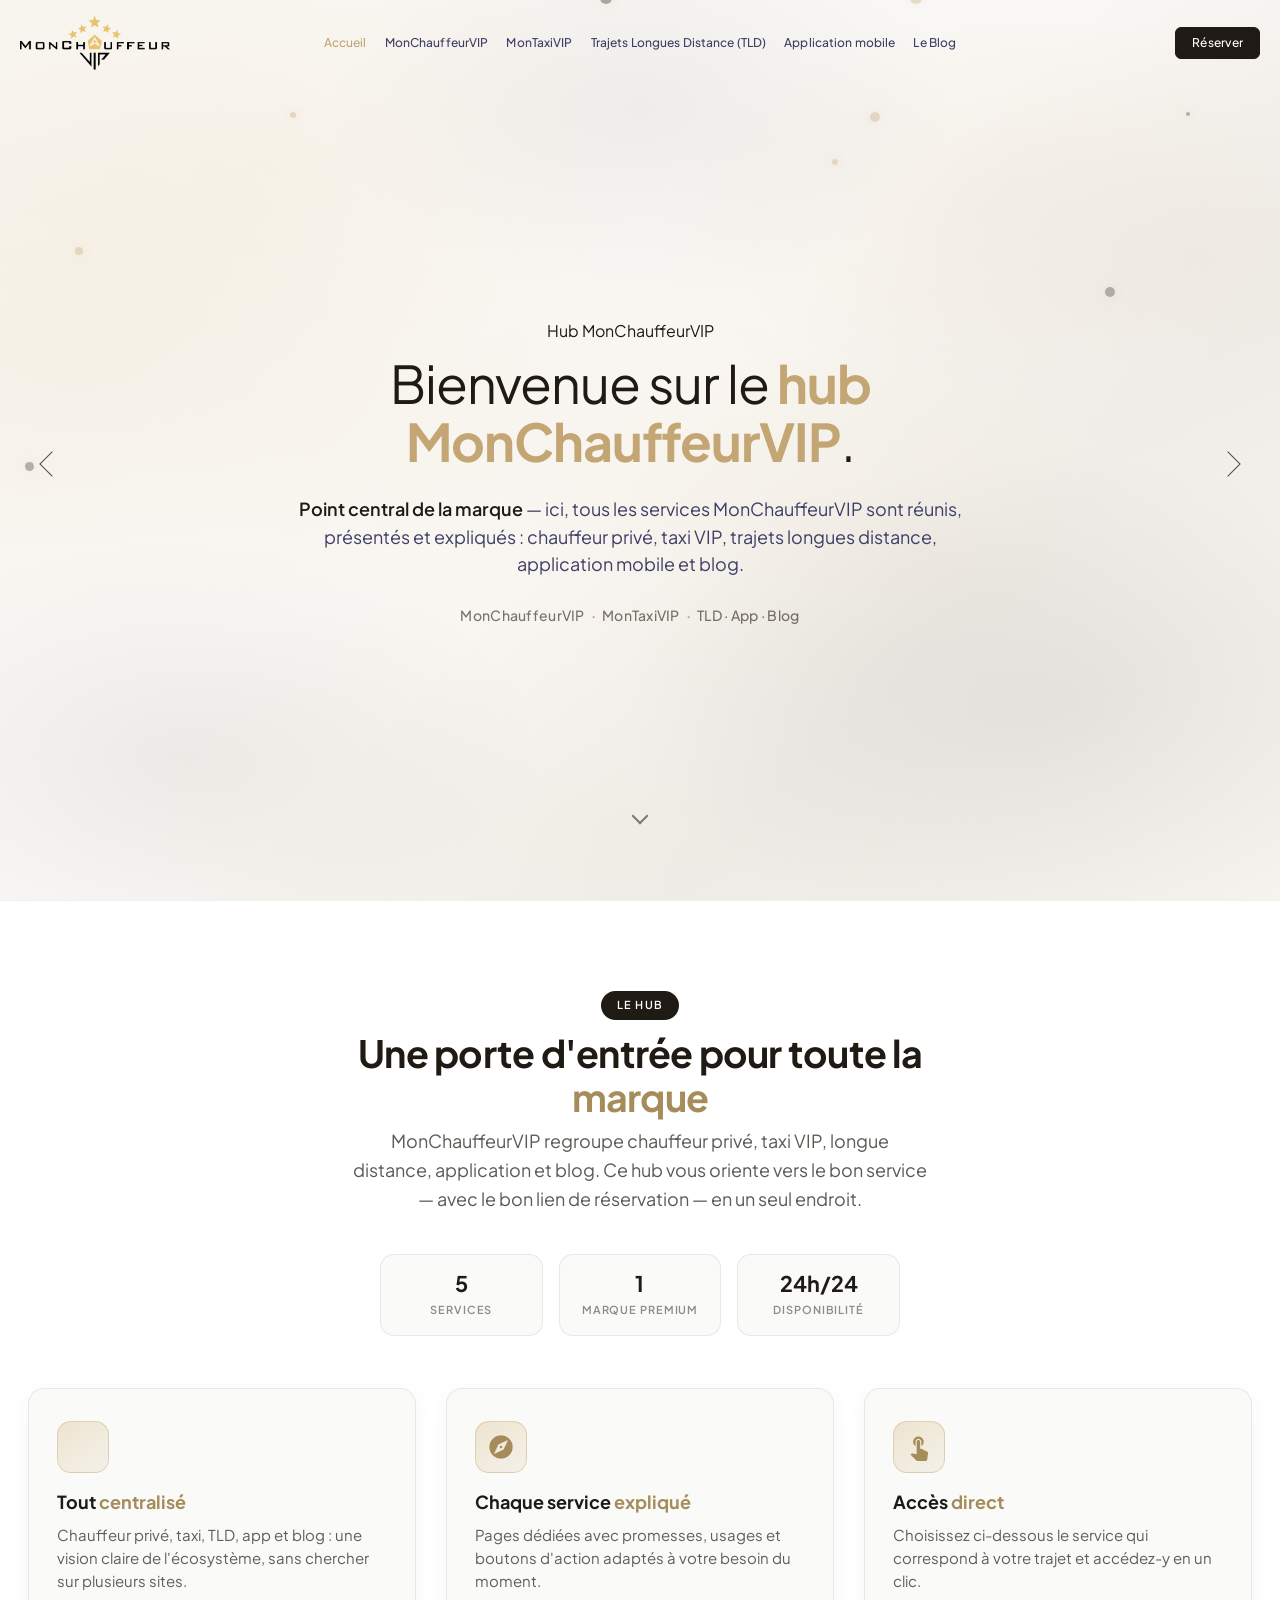
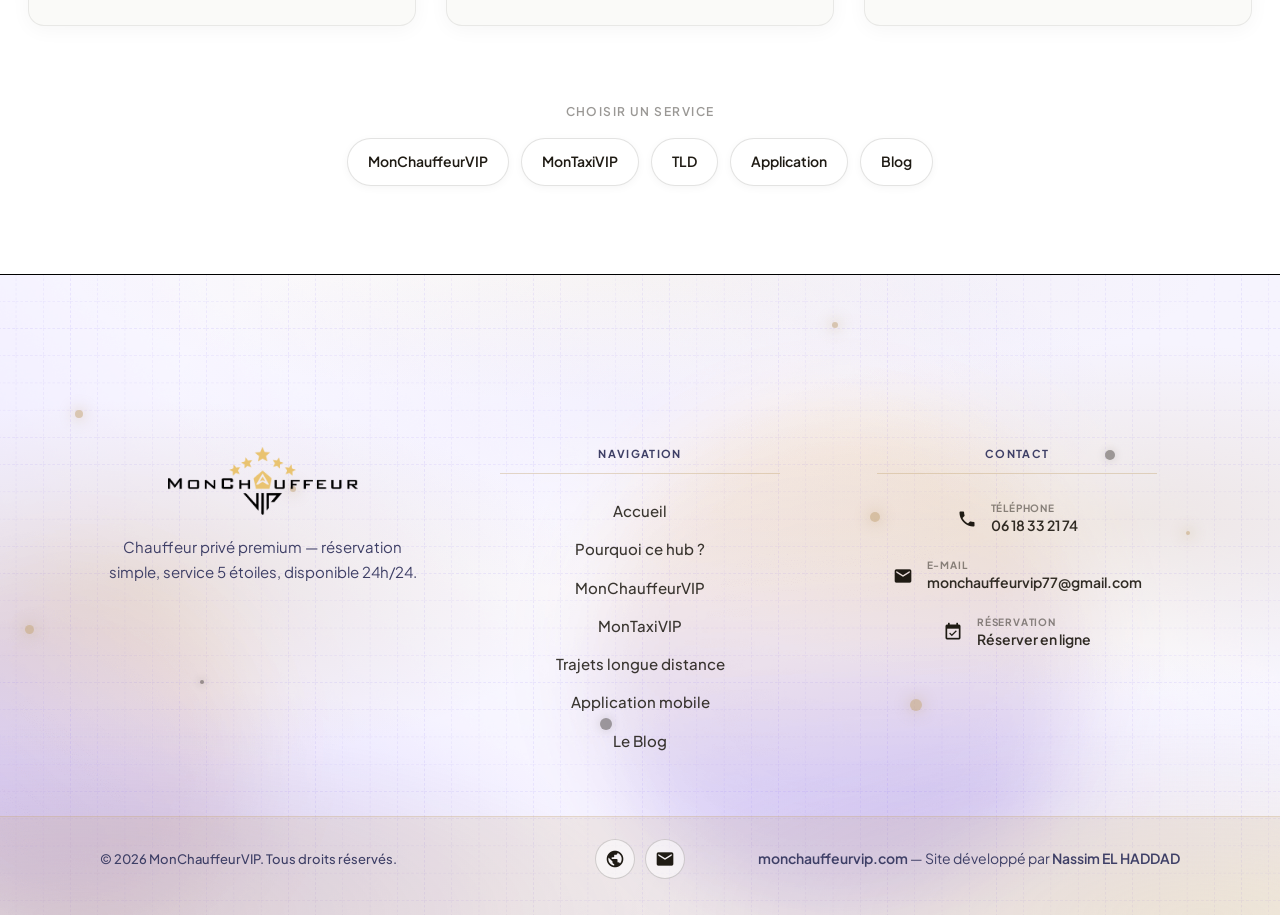
<file: index.html>
<!DOCTYPE html>
<html lang="fr">

<head>

  <meta charset="UTF-8">
  <meta http-equiv="X-UA-Compatible" content="IE=edge">
  <meta name="viewport" content="width=device-width, initial-scale=1.0">
  <!-- Meta Description -->
  <meta name="description" content="Hub MonChauffeurVIP — point central pour découvrir et accéder à tous les services de la marque : chauffeur privé, taxi VIP, trajets longues distance, application mobile et blog.">
  <title>Hub MonChauffeurVIP | Tous les services centralisés</title>

  <!-- Bootstrap-Style-link -->
  <link rel="stylesheet" href="css/bootstrap.min.css">
  <!-- Coustome-Style-link -->									
  <link rel="stylesheet" href="css/style.css">
  <!-- Responsive-Style-link -->
  <link rel="stylesheet" href="css/responsive.css">
  <link rel="stylesheet" href="css/mcv-brand.css">
  <link rel="stylesheet" href="css/mcv-responsive.css">
  <!-- Favicon -->
  <link rel="icon" href="images/favicon-32.png" type="image/png" sizes="32x32">
  <link rel="apple-touch-icon" href="images/favicon.png" sizes="180x180">
  <!-- webfont-->
  <link rel="preconnect" href="https://fonts.googleapis.com">
  <link rel="preconnect" href="https://fonts.gstatic.com" crossorigin>
  <link href="https://fonts.googleapis.com/css2?family=Plus+Jakarta+Sans:wght@200..800&display=swap" rel="stylesheet">
  <link href="https://fonts.googleapis.com/icon?family=Material+Icons" rel="stylesheet">
  <style id="mcv-critical">
    body.mcv-landing #preloader { display: none !important; pointer-events: none !important; visibility: hidden !important; }
    body.mcv-landing .dotes_anim_bloack,
    body.mcv-landing .dotes_anim_bloack * { pointer-events: none !important; }
    body.mcv-landing .purple_backdrop { display: none !important; pointer-events: none !important; }
  </style>
</head>

<body class="mcv-landing mcv-page-hub">

  <!-- Page-wrapper-Start -->
  <div class="page_wrapper">

    <!-- Header Start -->
    <header>
      <!-- container start -->
      <div class="container">
      	<!-- navigation bar -->
       <nav class="navbar navbar-expand-lg mcv-navbar">
        <!-- logo  -->
        <a class="navbar-brand mcv-scroll-link mcv-brand-logo" href="#mcv-hero">
          <img class="mcv-brand-logo__img" src="images/logo%20header.png" alt="MonChauffeurVIP — Hub" width="220" height="56">
        </a>

        <button class="navbar-toggler" type="button" data-toggle="collapse" data-target="#navbarSupportedContent"
        aria-controls="navbarSupportedContent" aria-expanded="false" aria-label="Ouvrir le menu">
          <span class="navbar-toggler-icon">
            <!-- <i class="icofont-navigation-menu ico_menu"></i> -->
            <div class="toggle-wrap">
              <span class="toggle-bar"></span>
            </div>
          </span>
        </button>

        <div class="collapse navbar-collapse" id="navbarSupportedContent">
          <ul class="navbar-nav mcv-nav-center">
            <li class="nav-item active">
              <a class="nav-link mcv-scroll-link" href="#mcv-hero">Accueil</a>
            </li>
            <li class="nav-item">
              <a class="nav-link" href="monchauffeurvip.html">MonChauffeurVIP</a>
            </li>
            <li class="nav-item">
              <a class="nav-link" href="montaxivip.html">MonTaxiVIP</a>
            </li>

            <li class="nav-item">
              <a class="nav-link" href="tld.html"><span class="mcv-nav-label-long">Trajets Longues Distance (TLD)</span><span class="mcv-nav-label-short">TLD</span></a>
            </li>

            <li class="nav-item">
              <a class="nav-link" href="application-mobile.html"><span class="mcv-nav-label-long">Application mobile</span><span class="mcv-nav-label-short">App</span></a>
            </li>

            <li class="nav-item">
              <a class="nav-link" href="blog.html">Le Blog</a>
            </li>

            <li class="nav-item d-lg-none">
              <a class="btn mcv-btn-reserver" href="https://monchauffeurvip.com" target="_blank" rel="noopener noreferrer">Réserver</a>
            </li>
          </ul>
        </div>

        <a class="btn mcv-btn-reserver mcv-btn-reserver--desktop d-none d-lg-inline-flex" href="https://monchauffeurvip.com" target="_blank" rel="noopener noreferrer">Réserver</a>

        </nav>
      <!-- navigation end -->
      </div>
      <!-- container end -->
    </header>

    <!-- Banner-Section-Start -->
    <section id="mcv-hero" class="banner_section banner_section--fullscreen mcv-hero--hub">

      <!-- animated dots -->
      <div class="dotes_anim_bloack">
        <div class="dots dotes_1"></div>
        <div class="dots dotes_2"></div>
        <div class="dots dotes_3"></div>
        <div class="dots dotes_4"></div>
        <div class="dots dotes_5"></div>
        <div class="dots dotes_6"></div>
        <div class="dots dotes_7"></div>
        <div class="dots dotes_8"></div>
        <div class="dots dotes_9"></div>
        <div class="dots dotes_10"></div>
      </div>

      <!-- container start -->
      <div class="container">

        <!-- row start -->
        <div class="row mcv-hero-row mcv-hero-row--hub justify-content-center">

          <div class="col-lg-10 col-xl-9 col-md-12" data-aos="fade-up" data-aos-duration="1500">
          	<!-- banner text -->
            <div class="banner_text mcv-hero-content mcv-hero-content--hub">

              <div class="type-wrap">
                <span id="typed" class="typed" data-typed-strings='["Hub MonChauffeurVIP","Tous les services réunis","Votre point d\u0027entrée premium"]'></span>
              </div>

              <h1>Bienvenue sur le <span>hub MonChauffeurVIP</span>.</h1>
              <p><span class="mcv-hero-lead">Point central de la marque</span> — ici, tous les services MonChauffeurVIP sont réunis, présentés et expliqués : chauffeur privé, taxi VIP, trajets longues distance, application mobile et blog.</p>

              <p class="mcv-hero-trust-line">
                <span>MonChauffeurVIP</span>
                <span class="mcv-hero-trust-line__dot" aria-hidden="true">·</span>
                <span>MonTaxiVIP</span>
                <span class="mcv-hero-trust-line__dot" aria-hidden="true">·</span>
                <span>TLD · App · Blog</span>
              </p>
            </div>

          </div>

        </div>
        <!-- row end -->

      </div>
      <!-- container end -->

      <a href="#mcv-hub-why" class="mcv-hero-scroll" aria-label="Aller à la section Pourquoi ce hub">
        <span class="mcv-hero-scroll__icon" aria-hidden="true"></span>
      </a>
    </section>
    <!-- Banner-Section-end -->


    <section id="mcv-hub-why" class="mcv-hub-why-section row_am section_inner_padding" aria-labelledby="mcv-hub-why-title">
      <div class="container">
        <div class="section_title mcv-hub-why-section__intro" data-aos="fade-up" data-aos-duration="1000">
          <span class="title_badge mcv-hub-why-badge">Le hub</span>
          <h2 id="mcv-hub-why-title">Une porte d'entrée pour toute la <span>marque</span></h2>
          <p>MonChauffeurVIP regroupe chauffeur privé, taxi VIP, longue distance, application et blog. Ce hub vous oriente vers le bon service — avec le bon lien de réservation — en un seul endroit.</p>
        </div>

        <ul class="mcv-hub-why-stats" data-aos="fade-up" data-aos-duration="1000" data-aos-delay="150" aria-label="L'offre MonChauffeurVIP en bref">
          <li><strong>5</strong><span>Services</span></li>
          <li><strong>1</strong><span>Marque premium</span></li>
          <li><strong>24h/24</strong><span>Disponibilité</span></li>
        </ul>

        <div class="row mcv-hub-why-cards">
          <div class="col-lg-4 col-md-6" data-aos="fade-up" data-aos-duration="1000" data-aos-delay="100">
            <article class="mcv-hub-why-card">
              <span class="mcv-hub-why-card__icon-wrap" aria-hidden="true">
                <span class="material-icons">hub</span>
              </span>
              <h3>Tout <span>centralisé</span></h3>
              <p>Chauffeur privé, taxi, TLD, app et blog : une vision claire de l'écosystème, sans chercher sur plusieurs sites.</p>
            </article>
          </div>
          <div class="col-lg-4 col-md-6" data-aos="fade-up" data-aos-duration="1000" data-aos-delay="200">
            <article class="mcv-hub-why-card">
              <span class="mcv-hub-why-card__icon-wrap" aria-hidden="true">
                <span class="material-icons">explore</span>
              </span>
              <h3>Chaque service <span>expliqué</span></h3>
              <p>Pages dédiées avec promesses, usages et boutons d'action adaptés à votre besoin du moment.</p>
            </article>
          </div>
          <div class="col-lg-4 col-md-12" data-aos="fade-up" data-aos-duration="1000" data-aos-delay="300">
            <article class="mcv-hub-why-card">
              <span class="mcv-hub-why-card__icon-wrap" aria-hidden="true">
                <span class="material-icons">touch_app</span>
              </span>
              <h3>Accès <span>direct</span></h3>
              <p>Choisissez ci-dessous le service qui correspond à votre trajet et accédez-y en un clic.</p>
            </article>
          </div>
        </div>
        <div class="mcv-hub-why-services" data-aos="fade-up" data-aos-duration="1000" data-aos-delay="350">
          <p class="mcv-hub-why-services__label">Choisir un service</p>
          <nav class="mcv-hub-services-nav" aria-label="Services du hub">
            <a href="monchauffeurvip.html" class="mcv-hub-services-nav__link">MonChauffeurVIP</a>
            <a href="montaxivip.html" class="mcv-hub-services-nav__link">MonTaxiVIP</a>
            <a href="tld.html" class="mcv-hub-services-nav__link">TLD</a>
            <a href="application-mobile.html" class="mcv-hub-services-nav__link">Application</a>
            <a href="blog.html" class="mcv-hub-services-nav__link">Blog</a>
          </nav>
        </div>
      </div>
    </section>


    <!-- Footer-Section start -->
    <footer class="mcv-footer">
        <div class="top_footer" id="contact">

          <div class="dotes_anim_bloack mcv-footer-dots" aria-hidden="true">
            <div class="dots dotes_1"></div>
            <div class="dots dotes_2"></div>
            <div class="dots dotes_3"></div>
            <div class="dots dotes_4"></div>
            <div class="dots dotes_5"></div>
            <div class="dots dotes_6"></div>
            <div class="dots dotes_7"></div>
            <div class="dots dotes_8"></div>
            <div class="dots dotes_9"></div>
            <div class="dots dotes_10"></div>
          </div>

          <div class="container">
            <div class="mcv-footer-main">
              <div class="mcv-footer-col mcv-footer-col--brand">
                <a href="index.html#mcv-hero" class="mcv-footer-logo">
                  <img class="mcv-brand-logo__img" src="images/logo%20header.png" alt="MonChauffeurVIP — Hub" width="220" height="56">
                </a>
                <p class="mcv-footer-tagline">Chauffeur privé premium — réservation simple, service 5 étoiles, disponible 24h/24.</p>
              </div>

              <nav class="mcv-footer-col mcv-footer-col--nav" aria-label="Navigation pied de page">
                <h2 class="mcv-footer-heading">Navigation</h2>
                <ul class="mcv-footer-links">
                  <li><a href="index.html#mcv-hero">Accueil</a></li>
                  <li><a href="index.html#mcv-hub-why">Pourquoi ce hub ?</a></li>
                  <li><a href="monchauffeurvip.html">MonChauffeurVIP</a></li>
                  <li><a href="montaxivip.html">MonTaxiVIP</a></li>
                  <li><a href="tld.html">Trajets longue distance</a></li>
                  <li><a href="application-mobile.html">Application mobile</a></li>
                  <li><a href="blog.html">Le Blog</a></li>
                </ul>
              </nav>

              <div class="mcv-footer-col mcv-footer-col--contact">
                <h2 class="mcv-footer-heading">Contact</h2>
                <ul class="mcv-footer-contact-list">
                  <li>
                    <a href="tel:+33618332174" class="mcv-footer-contact-link">
                      <span class="material-icons" aria-hidden="true">call</span>
                      <span class="mcv-footer-contact-link__text">
                        <span class="mcv-footer-contact-link__label">Téléphone</span>
                        <span class="mcv-footer-contact-link__value">06 18 33 21 74</span>
                      </span>
                    </a>
                  </li>
                  <li>
                    <a href="mailto:monchauffeurvip77@gmail.com" class="mcv-footer-contact-link">
                      <span class="material-icons" aria-hidden="true">mail</span>
                      <span class="mcv-footer-contact-link__text">
                        <span class="mcv-footer-contact-link__label">E-mail</span>
                        <span class="mcv-footer-contact-link__value">monchauffeurvip77@gmail.com</span>
                      </span>
                    </a>
                  </li>
                  <li>
                    <a href="https://monchauffeurvip.com" class="mcv-footer-contact-link" target="_blank" rel="noopener noreferrer">
                      <span class="material-icons" aria-hidden="true">event_available</span>
                      <span class="mcv-footer-contact-link__text">
                        <span class="mcv-footer-contact-link__label">Réservation</span>
                        <span class="mcv-footer-contact-link__value">Réserver en ligne</span>
                      </span>
                    </a>
                  </li>
                </ul>
              </div>
            </div>
          </div>

          <div class="mcv-footer-bottom">
            <div class="container">
              <div class="mcv-footer-bottom__inner">
                <p class="mcv-footer-copy">© <span id="mcv-current-year"></span> MonChauffeurVIP. Tous droits réservés.</p>
                <ul class="mcv-footer-social">
                  <li>
                    <a href="https://monchauffeurvip.com" target="_blank" rel="noopener noreferrer" aria-label="Site web MonChauffeurVIP">
                      <span class="material-icons" aria-hidden="true">public</span>
                    </a>
                  </li>
                  <li>
                    <a href="mailto:monchauffeurvip77@gmail.com" aria-label="Envoyer un e-mail">
                      <span class="material-icons" aria-hidden="true">mail</span>
                    </a>
                  </li>
                </ul>
                <p class="mcv-footer-site-meta">
                  <a href="https://monchauffeurvip.com" class="mcv-footer-site-link" target="_blank" rel="noopener noreferrer">monchauffeurvip.com</a>
                  <span class="mcv-footer-dev-credit"> — Site développé par <a href="https://www.linkedin.com/in/nassim-elhaddad/" class="mcv-footer-dev-link" target="_blank" rel="noopener noreferrer">Nassim EL HADDAD</a></span>
                </p>
              </div>
            </div>
          </div>

        </div>
    </footer>
    <!-- Footer-Section end -->

    <div class="go_top" id="Gotop">
      <span><i class="material-icons">keyboard_arrow_up</i></span>
    </div>


  </div>
  <!-- Page-wrapper-End -->

  <!-- Jquery-js-Link -->
  <script src="js/jquery.js"></script>
  <!-- bootstrap-js-Link -->
  <script src="js/bootstrap.min.js"></script>
  <script src="js/mcv-typed.js"></script>
  <script src="js/mcv-hero-service-nav.js"></script>
  <script src="js/main.js"></script>

</body>

</html>
</file>
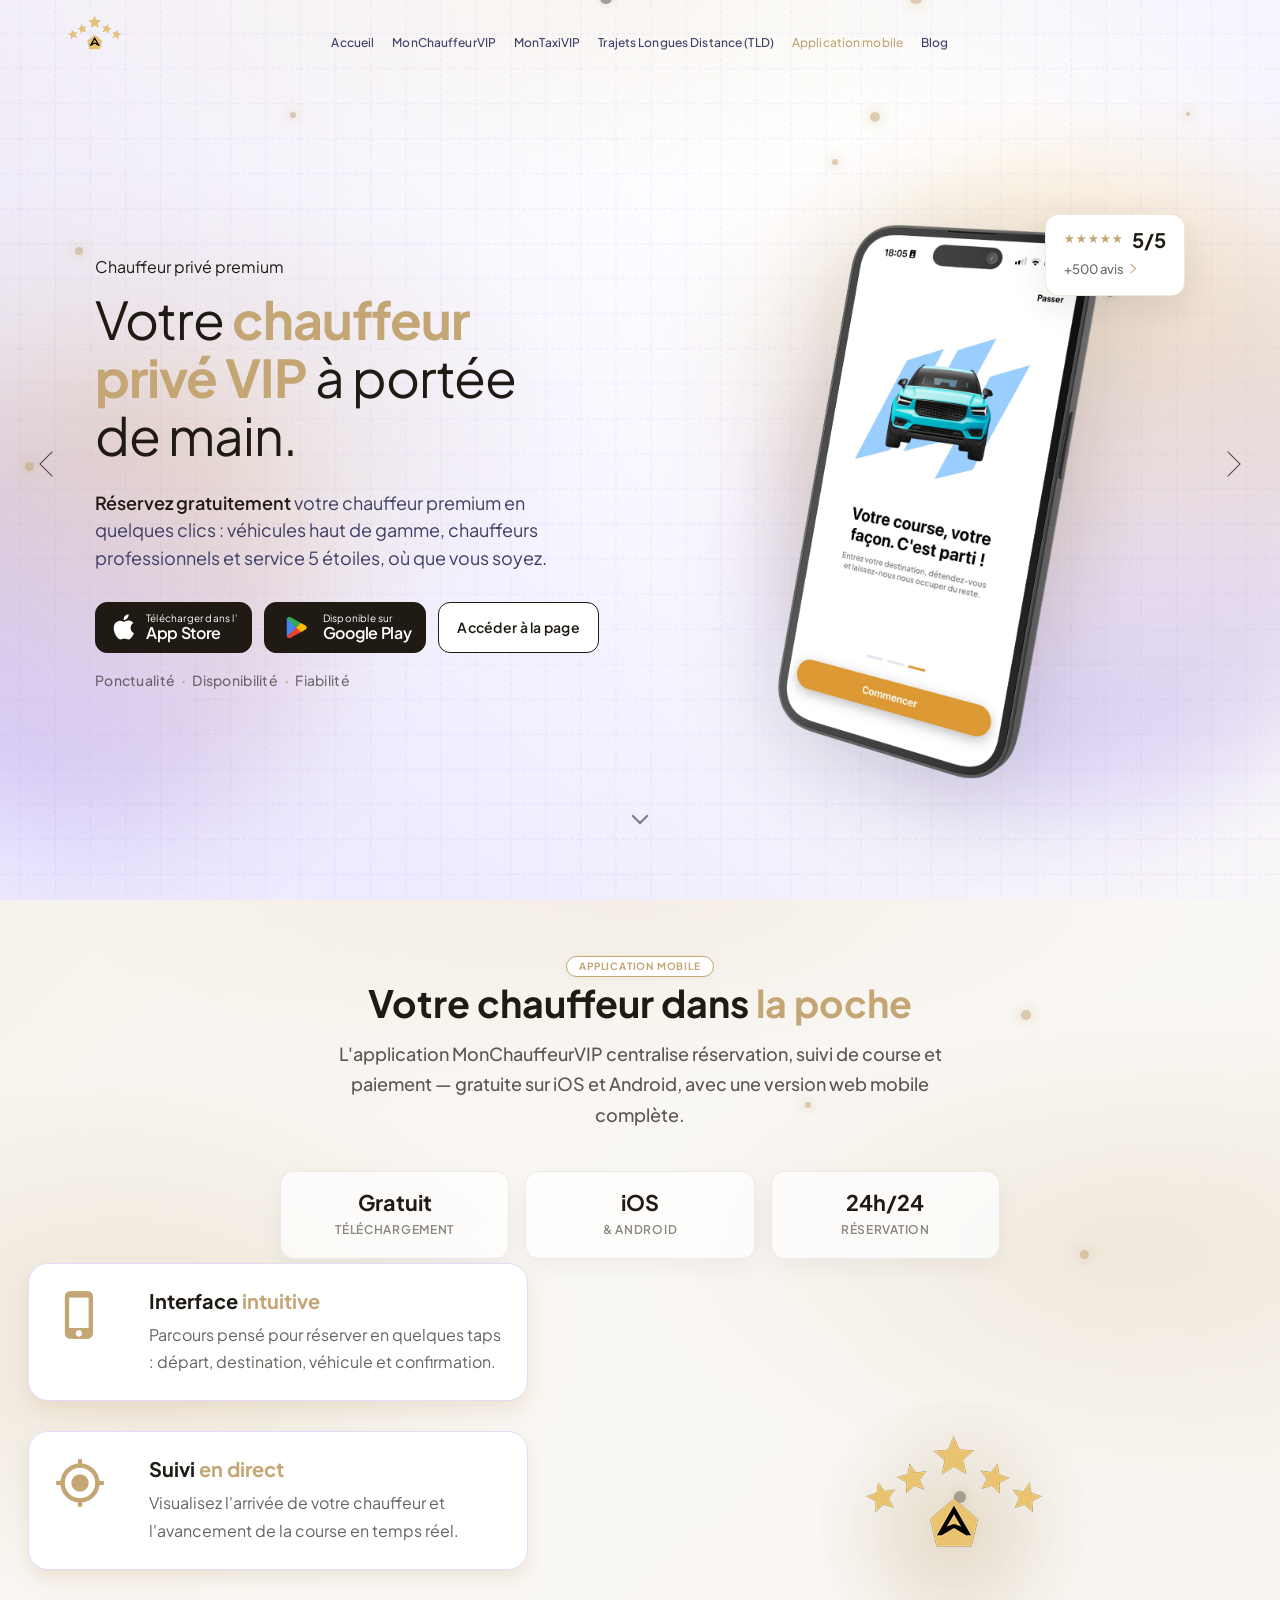
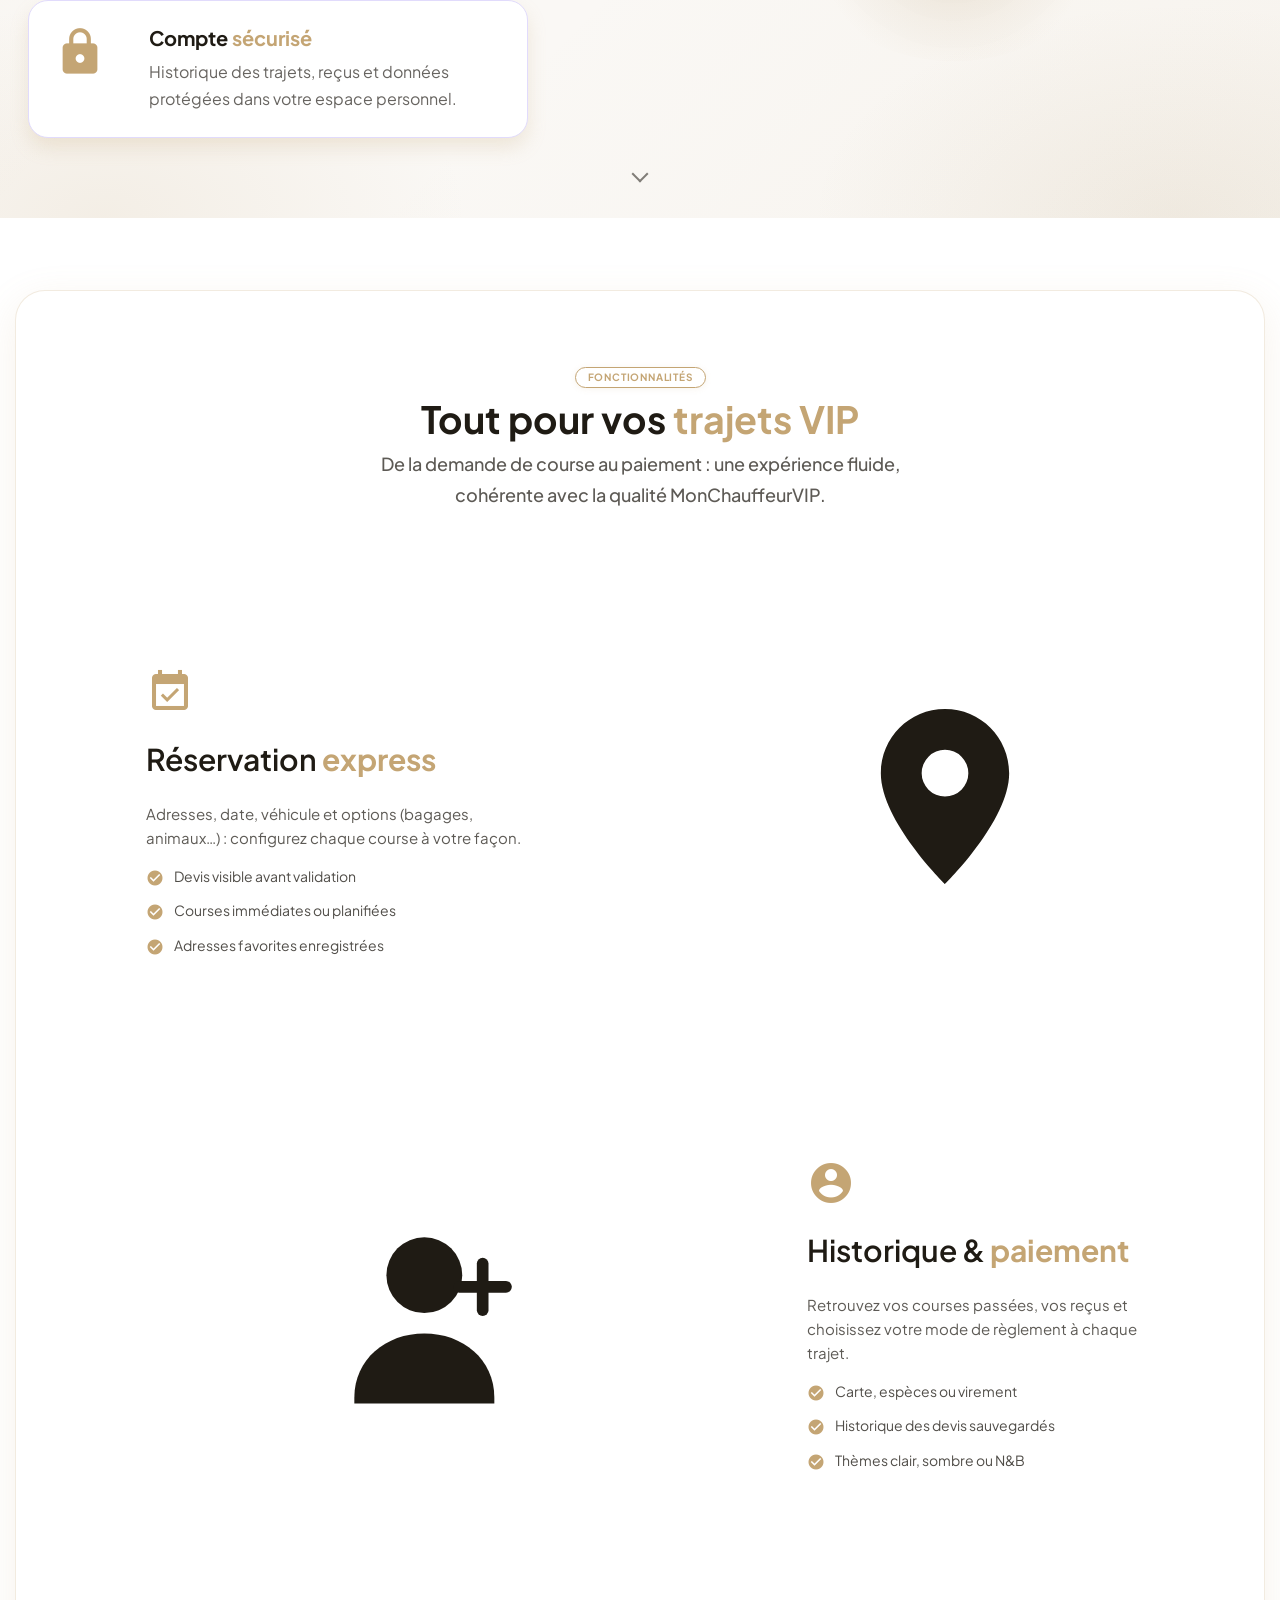
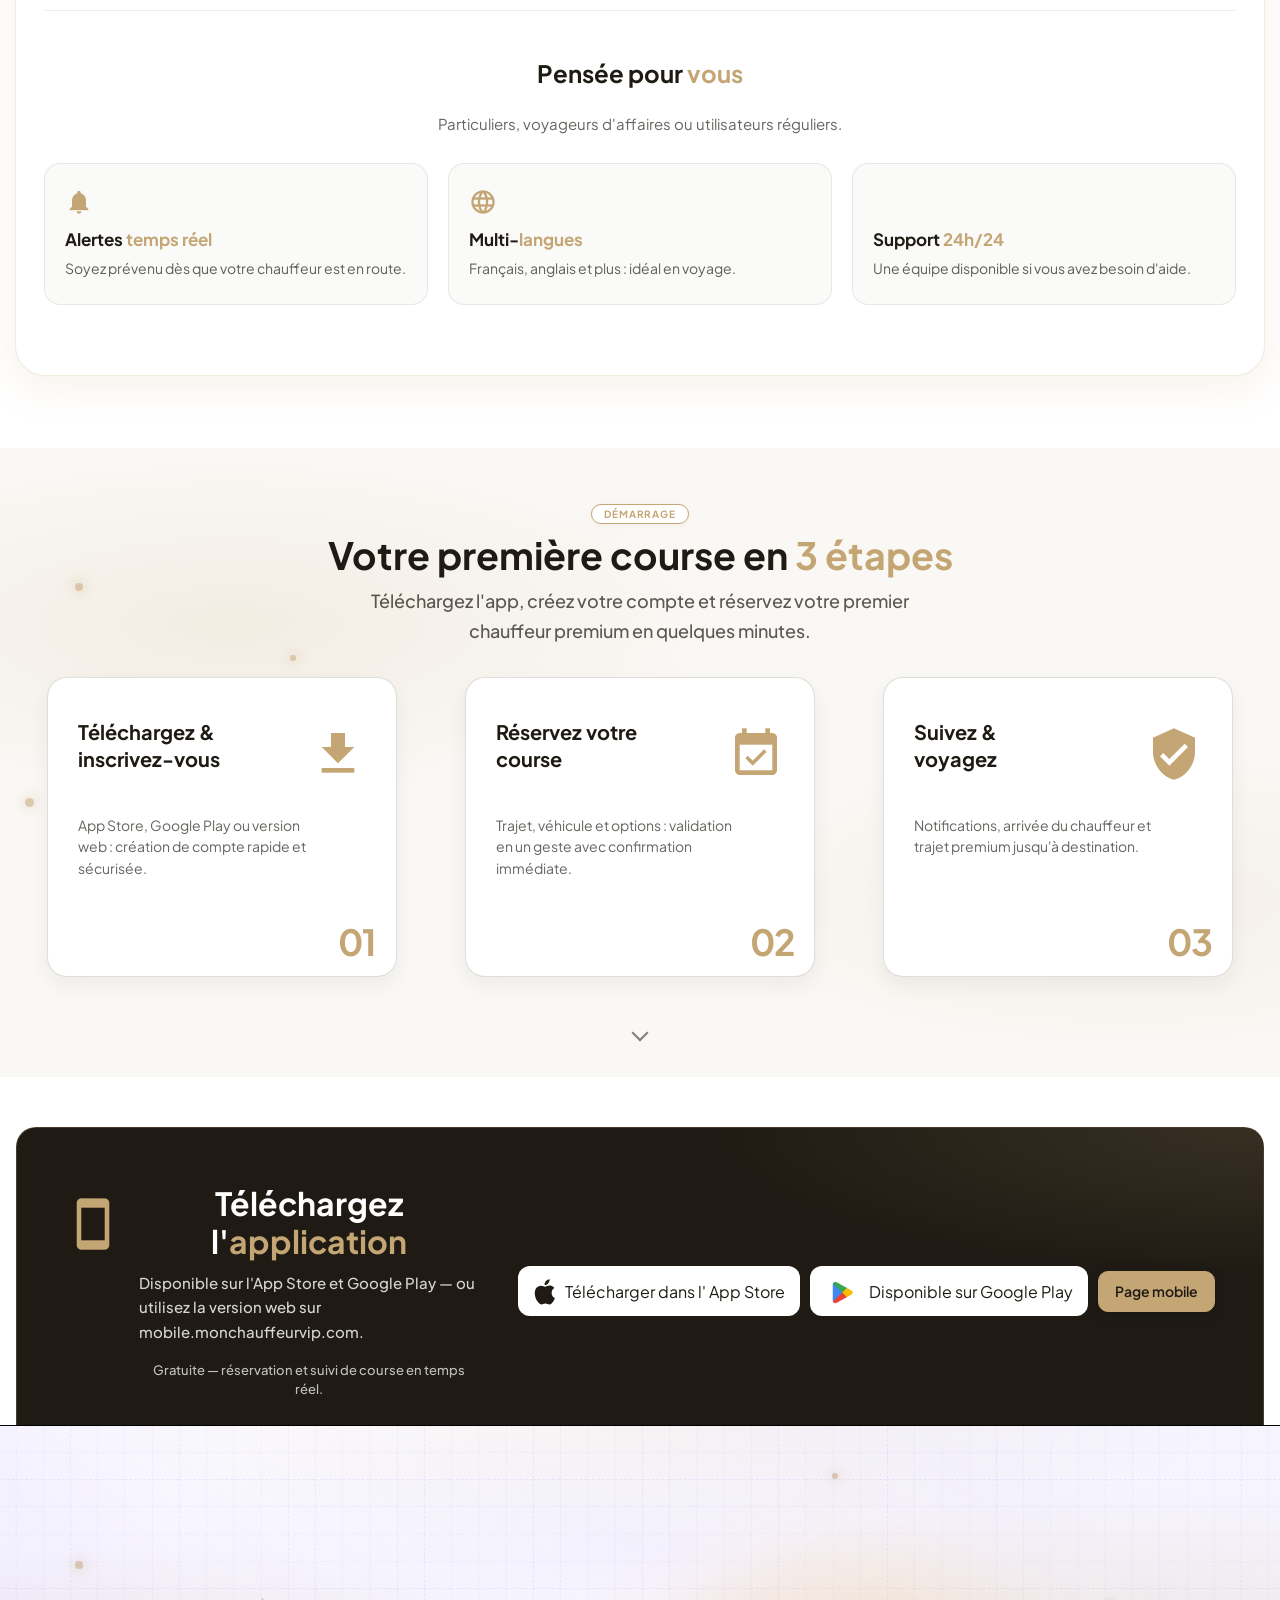
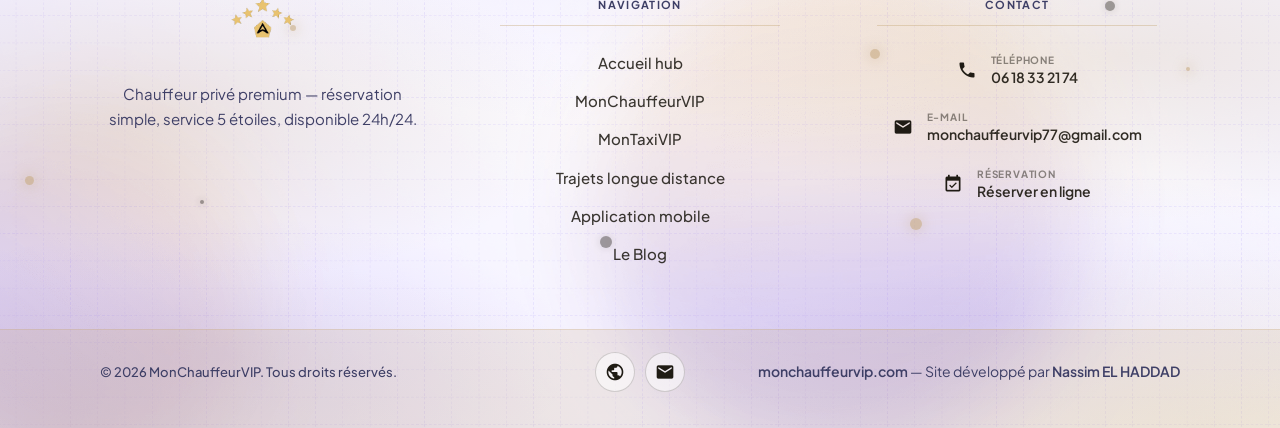
<file: application-mobile.html>
<!DOCTYPE html>
<html lang="fr">

<head>

  <meta charset="UTF-8">
  <meta http-equiv="X-UA-Compatible" content="IE=edge">
  <meta name="viewport" content="width=device-width, initial-scale=1.0">
  <meta name="description" content="Téléchargez l'application MonChauffeurVIP. Réservez votre chauffeur privé premium en quelques clics sur iOS et Android.">
  <title>Application mobile | MonChauffeurVIP</title>

  <link rel="stylesheet" href="css/bootstrap.min.css">
  <link rel="stylesheet" href="css/style.css">
  <link rel="stylesheet" href="css/responsive.css">
  <link rel="stylesheet" href="css/mcv-brand.css">
  <link rel="stylesheet" href="css/mcv-responsive.css">
  <link rel="icon" href="images/favicon-32.png" type="image/png" sizes="32x32">
  <link rel="apple-touch-icon" href="images/favicon.png" sizes="180x180">
  <link rel="preconnect" href="https://fonts.googleapis.com">
  <link rel="preconnect" href="https://fonts.gstatic.com" crossorigin>
  <link href="https://fonts.googleapis.com/css2?family=Plus+Jakarta+Sans:wght@200..800&display=swap" rel="stylesheet">
  <link href="https://fonts.googleapis.com/icon?family=Material+Icons" rel="stylesheet">
  <style id="mcv-critical">
    body.mcv-landing #preloader { display: none !important; pointer-events: none !important; visibility: hidden !important; }
    body.mcv-landing .dotes_anim_bloack,
    body.mcv-landing .dotes_anim_bloack * { pointer-events: none !important; }
    body.mcv-landing .purple_backdrop { display: none !important; pointer-events: none !important; }
  </style>
</head>

<body class="mcv-landing mcv-page-service mcv-page-app">

  <div class="page_wrapper">

    <header>
      <div class="container">
       <nav class="navbar navbar-expand-lg mcv-navbar">
        <a class="navbar-brand mcv-brand-logo" href="index.html">
          <img class="mcv-brand-logo__img" src="images/logo-monchauffeurvip.png" alt="MonChauffeurVIP — Application mobile" width="220" height="56">
        </a>

        <button class="navbar-toggler" type="button" data-toggle="collapse" data-target="#navbarSupportedContent"
        aria-controls="navbarSupportedContent" aria-expanded="false" aria-label="Ouvrir le menu">
          <span class="navbar-toggler-icon">
            <div class="toggle-wrap">
              <span class="toggle-bar"></span>
            </div>
          </span>
        </button>

        <div class="collapse navbar-collapse" id="navbarSupportedContent">
          <ul class="navbar-nav mcv-nav-center">
            <li class="nav-item">
              <a class="nav-link" href="index.html">Accueil</a>
            </li>
            <li class="nav-item">
              <a class="nav-link" href="monchauffeurvip.html">MonChauffeurVIP</a>
            </li>
            <li class="nav-item">
              <a class="nav-link" href="montaxivip.html">MonTaxiVIP</a>
            </li>
            <li class="nav-item">
              <a class="nav-link" href="tld.html"><span class="mcv-nav-label-long">Trajets Longues Distance (TLD)</span><span class="mcv-nav-label-short">TLD</span></a>
            </li>
            <li class="nav-item active">
              <a class="nav-link" href="application-mobile.html"><span class="mcv-nav-label-long">Application mobile</span><span class="mcv-nav-label-short">App</span></a>
            </li>
            <li class="nav-item">
              <a class="nav-link" href="blog.html">Blog</a>
            </li>
          </ul>
        </div>

        </nav>
      </div>
    </header>

    <section id="mcv-app-hero" class="banner_section banner_section--fullscreen mcv-app-hero">

      <div class="dotes_anim_bloack">
        <div class="dots dotes_1"></div>
        <div class="dots dotes_2"></div>
        <div class="dots dotes_3"></div>
        <div class="dots dotes_4"></div>
        <div class="dots dotes_5"></div>
        <div class="dots dotes_6"></div>
        <div class="dots dotes_7"></div>
        <div class="dots dotes_8"></div>
        <div class="dots dotes_9"></div>
        <div class="dots dotes_10"></div>
      </div>

      <div class="container">
        <div class="row mcv-hero-row justify-content-center">

          <div class="col-lg-6 col-md-12" data-aos="fade-right" data-aos-duration="1500">
            <div class="banner_text mcv-hero-content">
              <div class="type-wrap">
                <span id="typed" class="typed" data-typed-strings='["Chauffeur privé premium","Service VIP 5 étoiles","Réservation en quelques clics"]'></span>
              </div>

              <h1>Votre <span>chauffeur privé VIP</span> à portée de main.</h1>
              <p><span class="mcv-hero-lead">Réservez gratuitement</span> votre chauffeur premium en quelques clics : véhicules haut de gamme, chauffeurs professionnels et service 5 étoiles, où que vous soyez.</p>

              <div class="mcv-hero-actions-row">
                <ul class="app_btn mcv-hero-stores">
                  <li>
                    <a class="mcv-store-badge" href="https://apps.apple.com/fr/app/monchauffeurvip/id6756851845" target="_blank" rel="noopener noreferrer" aria-label="Télécharger dans l'App Store">
                      <span class="mcv-store-badge__icon" aria-hidden="true">
                        <svg width="22" height="26" viewBox="0 0 22 26" fill="currentColor" xmlns="http://www.w3.org/2000/svg"><path d="M18.7 13.8c-.03-3.17 2.59-4.69 2.7-4.75-1.47-2.15-3.76-2.44-4.57-2.48-1.95-.2-3.8 1.15-4.78 1.15-.99 0-2.5-1.12-4.1-.99-2.11.13-4.05 1.23-5.14 3.12-2.19 3.8-.56 9.43 1.57 12.52 1.04 1.5 2.28 3.18 3.91 3.12 1.57-.06 2.16-1.01 4.06-1.01 1.9 0 2.43 1.01 4.09.98 1.69-.03 2.76-1.53 3.78-3.04 1.19-1.74 1.68-3.43 1.71-3.51-.04-.02-3.28-1.26-3.31-5.01zM15.3 4.2c.87-1.05 1.45-2.51 1.29-3.97-1.25.05-2.76.83-3.66 1.87-.8.93-1.5 2.43-1.31 3.86 1.39.11 2.8-.71 3.68-1.76z"/></svg>
                      </span>
                      <span class="mcv-store-badge__text">
                        <span class="mcv-store-badge__line">Télécharger dans l'</span>
                        <span class="mcv-store-badge__brand">App Store</span>
                      </span>
                    </a>
                  </li>
                  <li>
                    <a class="mcv-store-badge" href="#" aria-label="Disponible sur Google Play">
                      <span class="mcv-store-badge__icon mcv-store-badge__icon--play" aria-hidden="true">
                        <img src="images/google-play-store-logo-main-icon.png" alt="" width="34" height="34" class="mcv-store-badge__play-logo">
                      </span>
                      <span class="mcv-store-badge__text">
                        <span class="mcv-store-badge__line">Disponible sur</span>
                        <span class="mcv-store-badge__brand">Google Play</span>
                      </span>
                    </a>
                  </li>
                </ul>
                <a class="btn mcv-btn-reserver mcv-hero-cta-site" href="https://mobile.monchauffeurvip.com/" target="_blank" rel="noopener noreferrer">Accéder à la page</a>
              </div>

              <p class="mcv-hero-trust-line">
                <span>Ponctualité</span>
                <span class="mcv-hero-trust-line__dot" aria-hidden="true">·</span>
                <span>Disponibilité</span>
                <span class="mcv-hero-trust-line__dot" aria-hidden="true">·</span>
                <span>Fiabilité</span>
              </p>
            </div>
          </div>

          <div class="col-lg-6 col-md-12" data-aos="fade-in" data-aos-duration="1500">
            <div class="banner_shape_images banner_app_preview mcv-hero-visual">
              <div class="mcv-hero-visual__glow" aria-hidden="true"></div>
              <div class="hero_image_1">
                <img src="images/img_hero_nouvelle.png" class="moving_position_animatin" alt="Capture d'écran de l'application MonChauffeurVIP">
              </div>
              <a href="https://share.google/GGSSktTO4SmIzMHUB" class="hero_image_2 mcv-hero-float-card" target="_blank" rel="noopener noreferrer" aria-label="Voir plus de 500 avis sur Google">
                <div class="mcv-hero-float-card__inner">
                  <div class="mcv-hero-float-card__rating">
                    <span class="mcv-hero-float-card__stars" aria-hidden="true">★★★★★</span>
                    <strong>5/5</strong>
                  </div>
                  <span class="mcv-hero-float-card__label">
                    +500 avis
                    <span class="mcv-hero-float-card__arrow" aria-hidden="true"></span>
                  </span>
                </div>
              </a>
            </div>
          </div>

        </div>
      </div>

      <a href="#mcv-features" class="mcv-hero-scroll" aria-label="Aller à la section suivante">
        <span class="mcv-hero-scroll__icon" aria-hidden="true"></span>
      </a>
    </section>

    <section id="mcv-features" class="row_am whychoose_section mcv-features-section mcv-service-template-section" aria-labelledby="mcv-features-title">

      <div class="dotes_anim_bloack mcv-features-dots" aria-hidden="true">
        <div class="dots dotes_2"></div>
        <div class="dots dotes_5"></div>
        <div class="dots dotes_8"></div>
        <div class="dots dotes_10"></div>
      </div>

      <div class="inner_sec">
        <div class="container">
          <div class="section_title top_content mcv-features-heading" data-aos="fade-up" data-aos-duration="1500" data-aos-delay="300">
            <span class="title_badge mcv-features-badge mb-1">Application mobile</span>
            <h2 id="mcv-features-title">Votre chauffeur dans <span>la poche</span></h2>
            <p>L'application MonChauffeurVIP centralise réservation, suivi de course et paiement — gratuite sur iOS et Android, avec une version web mobile complète.</p>
          </div>

          <ul class="mcv-svc-stats" data-aos="fade-up" data-aos-duration="1000" data-aos-delay="200" aria-label="Points forts de l'application">
            <li class="mcv-svc-stat"><strong>Gratuit</strong><span>Téléchargement</span></li>
            <li class="mcv-svc-stat"><strong>iOS</strong><span>&amp; Android</span></li>
            <li class="mcv-svc-stat"><strong>24h/24</strong><span>Réservation</span></li>
          </ul>

          <div class="row whychoose_dh">
            <div class="col-lg-6">
              <div class="whychoose_box" data-aos="fade-up" data-aos-duration="1000" data-aos-delay="100">
                <div class="choose_icon"><span class="material-icons mcv-icon mcv-icon--atout" aria-hidden="true">phone_iphone</span></div>
                <div class="choose_text">
                  <h6>Interface <span>intuitive</span></h6>
                  <p>Parcours pensé pour réserver en quelques taps : départ, destination, véhicule et confirmation.</p>
                </div>
              </div>
              <div class="whychoose_box" data-aos="fade-up" data-aos-duration="1000" data-aos-delay="200">
                <div class="choose_icon"><span class="material-icons mcv-icon mcv-icon--atout" aria-hidden="true">my_location</span></div>
                <div class="choose_text">
                  <h6>Suivi <span>en direct</span></h6>
                  <p>Visualisez l'arrivée de votre chauffeur et l'avancement de la course en temps réel.</p>
                </div>
              </div>
              <div class="whychoose_box" data-aos="fade-up" data-aos-duration="1000" data-aos-delay="300">
                <div class="choose_icon"><span class="material-icons mcv-icon mcv-icon--atout" aria-hidden="true">lock</span></div>
                <div class="choose_text">
                  <h6>Compte <span>sécurisé</span></h6>
                  <p>Historique des trajets, reçus et données protégées dans votre espace personnel.</p>
                </div>
              </div>
            </div>
            <div class="col-lg-6">
              <div class="mcv-features-visual-col" data-aos="fade-up" data-aos-duration="1500" data-aos-delay="150">
                <div class="choose_img mcv-features-visual">
                  <div class="mcv-features-visual__glow" aria-hidden="true"></div>
                  <img src="images/favicon.png" class="mcv-features-screen moving_position_animatin" alt="Application mobile MonChauffeurVIP">
                </div>
              </div>
            </div>
          </div>
        </div>
      </div>

      <a href="#mcv-service-highlights" class="mcv-hero-scroll" aria-label="Aller à la section suivante">
        <span class="mcv-hero-scroll__icon" aria-hidden="true"></span>
      </a>
    </section>

    <section id="mcv-service-highlights" class="row_am service_section best_features mcv-best-features-section mcv-service-highlights-section section_inner_padding" aria-labelledby="mcv-highlights-title">
      <div class="inner_sec">
        <div class="container">
          <div class="section_title mcv-best-features-heading" data-aos="fade-up" data-aos-duration="1500" data-aos-delay="300">
            <span class="title_badge mcv-best-features-badge mb-1">Fonctionnalités</span>
            <h2 id="mcv-highlights-title">Tout pour vos <span>trajets VIP</span></h2>
            <p>De la demande de course au paiement : une expérience fluide, cohérente avec la qualité MonChauffeurVIP.</p>
          </div>

          <div class="row service_blocks">
            <div class="col-lg-1 col-md-12"></div>
            <div class="col-lg-5 col-md-12">
              <div class="service_text" data-aos="fade-up" data-aos-duration="1500">
                <span class="section_icon"><span class="material-icons mcv-icon mcv-icon--bf" aria-hidden="true">event_available</span></span>
                <h4>Réservation <span>express</span></h4>
                <p>Adresses, date, véhicule et options (bagages, animaux…) : configurez chaque course à votre façon.</p>
                <ul class="mcv-svc-checklist">
                  <li><span class="material-icons" aria-hidden="true">check_circle</span>Devis visible avant validation</li>
                  <li><span class="material-icons" aria-hidden="true">check_circle</span>Courses immédiates ou planifiées</li>
                  <li><span class="material-icons" aria-hidden="true">check_circle</span>Adresses favorites enregistrées</li>
                </ul>
              </div>
            </div>
            <div class="col-lg-6 col-md-12">
              <div class="img mcv-service-highlight-visual" data-aos="fade-up" data-aos-duration="1500">
                <img src="images/mcv-atout-reservation.svg" class="mcv-service-highlight-img mcv-service-highlight-img--icon moving_position_animatin" alt="Réservation dans l'application MonChauffeurVIP">
              </div>
            </div>
          </div>

          <div class="row service_blocks flex-row-reverse">
            <div class="col-lg-5 col-md-12">
              <div class="service_text right_side" data-aos="fade-up" data-aos-duration="1500">
                <span class="section_icon"><span class="material-icons mcv-icon mcv-icon--bf" aria-hidden="true">account_circle</span></span>
                <h4>Historique &amp; <span>paiement</span></h4>
                <p>Retrouvez vos courses passées, vos reçus et choisissez votre mode de règlement à chaque trajet.</p>
                <ul class="mcv-svc-checklist">
                  <li><span class="material-icons" aria-hidden="true">check_circle</span>Carte, espèces ou virement</li>
                  <li><span class="material-icons" aria-hidden="true">check_circle</span>Historique des devis sauvegardés</li>
                  <li><span class="material-icons" aria-hidden="true">check_circle</span>Thèmes clair, sombre ou N&amp;B</li>
                </ul>
              </div>
            </div>
            <div class="col-lg-6 col-md-12">
              <div class="img mcv-service-highlight-visual" data-aos="fade-up" data-aos-duration="1500">
                <img src="images/mcv-atout-compte.svg" class="mcv-service-highlight-img mcv-service-highlight-img--icon moving_position_animatin" alt="Compte et historique dans l'application">
              </div>
            </div>
          </div>

          <div class="mcv-svc-usecases" data-aos="fade-up" data-aos-duration="1000">
            <h3 class="mcv-svc-usecases__title">Pensée pour <span>vous</span></h3>
            <p class="mcv-svc-usecases__lead">Particuliers, voyageurs d'affaires ou utilisateurs réguliers.</p>
            <article class="mcv-svc-usecase-card">
              <span class="material-icons" aria-hidden="true">notifications</span>
              <h3>Alertes <span>temps réel</span></h3>
              <p>Soyez prévenu dès que votre chauffeur est en route.</p>
            </article>
            <article class="mcv-svc-usecase-card">
              <span class="material-icons" aria-hidden="true">language</span>
              <h3>Multi-<span>langues</span></h3>
              <p>Français, anglais et plus : idéal en voyage.</p>
            </article>
            <article class="mcv-svc-usecase-card">
              <span class="material-icons" aria-hidden="true">support_agent</span>
              <h3>Support <span>24h/24</span></h3>
              <p>Une équipe disponible si vous avez besoin d'aide.</p>
            </article>
          </div>
        </div>
      </div>
    </section>

    <section id="mcv-how-it-works" class="row_am howwork_section mcv-howwork-section" aria-labelledby="mcv-how-title">

      <div class="dotes_anim_bloack mcv-howwork-dots" aria-hidden="true">
        <div class="dots dotes_1"></div>
        <div class="dots dotes_4"></div>
        <div class="dots dotes_7"></div>
        <div class="dots dotes_10"></div>
      </div>

      <div class="inner_sec">
        <div class="container">
          <div class="section_title mcv-howwork-heading" data-aos="fade-up" data-aos-duration="1000" data-aos-delay="100">
            <span class="title_badge mcv-howwork-badge mb-1">Démarrage</span>
            <h2 id="mcv-how-title">Votre première course en <span>3 étapes</span></h2>
            <p>Téléchargez l'app, créez votre compte et réservez votre premier chauffeur premium en quelques minutes.</p>
          </div>
          <div class="row work_blocks">
            <div class="col-lg-4 col-md-12" data-aos="fade-up" data-aos-duration="1000" data-aos-delay="100">
              <div class="work_box">
                <div class="work_title">
                  <h6>Téléchargez &amp; <br> inscrivez-vous</h6>
                  <span class="material-icons mcv-icon mcv-icon--work work_icon" aria-hidden="true">get_app</span>
                </div>
                <div class="work_text">
                  <p>App Store, Google Play ou version web : création de compte rapide et sécurisée.</p>
                </div>
                <div class="work_step"><div class="step-box">01</div></div>
              </div>
            </div>
            <div class="col-lg-4 col-md-12" data-aos="fade-up" data-aos-duration="1000" data-aos-delay="200">
              <div class="work_box">
                <div class="work_title">
                  <h6>Réservez votre <br> course</h6>
                  <span class="material-icons mcv-icon mcv-icon--work work_icon" aria-hidden="true">event_available</span>
                </div>
                <div class="work_text">
                  <p>Trajet, véhicule et options : validation en un geste avec confirmation immédiate.</p>
                </div>
                <div class="work_step"><div class="step-box">02</div></div>
              </div>
            </div>
            <div class="col-lg-4 col-md-12" data-aos="fade-up" data-aos-duration="1000" data-aos-delay="300">
              <div class="work_box">
                <div class="work_title">
                  <h6>Suivez &amp; <br> voyagez</h6>
                  <span class="material-icons mcv-icon mcv-icon--work work_icon" aria-hidden="true">verified_user</span>
                </div>
                <div class="work_text">
                  <p>Notifications, arrivée du chauffeur et trajet premium jusqu'à destination.</p>
                </div>
                <div class="work_step"><div class="step-box">03</div></div>
              </div>
            </div>
          </div>
        </div>
      </div>

      <a href="#mcv-svc-cta" class="mcv-hero-scroll" aria-label="Aller au téléchargement">
        <span class="mcv-hero-scroll__icon" aria-hidden="true"></span>
      </a>
    </section>

    <section class="cta_section new white_text mcv-cta-section mcv-service-cta-section" id="mcv-svc-cta">
      <div class="container">
        <div class="cta_box">
          <div class="left">
            <div class="section_title" data-aos="fade-in" data-aos-duration="1500" data-aos-delay="100">
              <span class="material-icons mcv-icon mcv-icon--contact customer_icon" aria-hidden="true">smartphone</span>
              <h3>Téléchargez l'<span>application</span></h3>
              <p>Disponible sur l'App Store et Google Play — ou utilisez la version web sur mobile.monchauffeurvip.com.</p>
              <span class="mcv-svc-cta-note">Gratuite — réservation et suivi de course en temps réel.</span>
            </div>
          </div>
          <div class="right">
            <div class="btn_block mcv-service-cta-actions mcv-service-cta-actions--stores">
              <a class="mcv-store-badge" href="https://apps.apple.com/fr/app/monchauffeurvip/id6756851845" target="_blank" rel="noopener noreferrer" aria-label="Télécharger dans l'App Store">
                <span class="mcv-store-badge__icon" aria-hidden="true">
                  <svg width="22" height="26" viewBox="0 0 22 26" fill="currentColor" xmlns="http://www.w3.org/2000/svg"><path d="M18.7 13.8c-.03-3.17 2.59-4.69 2.7-4.75-1.47-2.15-3.76-2.44-4.57-2.48-1.95-.2-3.8 1.15-4.78 1.15-.99 0-2.5-1.12-4.1-.99-2.11.13-4.05 1.23-5.14 3.12-2.19 3.8-.56 9.43 1.57 12.52 1.04 1.5 2.28 3.18 3.91 3.12 1.57-.06 2.16-1.01 4.06-1.01 1.9 0 2.43 1.01 4.09.98 1.69-.03 2.76-1.53 3.78-3.04 1.19-1.74 1.68-3.43 1.71-3.51-.04-.02-3.28-1.26-3.31-5.01zM15.3 4.2c.87-1.05 1.45-2.51 1.29-3.97-1.25.05-2.76.83-3.66 1.87-.8.93-1.5 2.43-1.31 3.86 1.39.11 2.8-.71 3.68-1.76z"/></svg>
                </span>
                <span class="mcv-store-badge__text">
                  <span class="mcv-store-badge__line">Télécharger dans l'</span>
                  <span class="mcv-store-badge__brand">App Store</span>
                </span>
              </a>
              <a class="mcv-store-badge" href="#" aria-label="Disponible sur Google Play">
                <span class="mcv-store-badge__icon mcv-store-badge__icon--play" aria-hidden="true">
                  <img src="images/google-play-store-logo-main-icon.png" alt="" width="34" height="34" class="mcv-store-badge__play-logo">
                </span>
                <span class="mcv-store-badge__text">
                  <span class="mcv-store-badge__line">Disponible sur</span>
                  <span class="mcv-store-badge__brand">Google Play</span>
                </span>
              </a>
              <a class="btn mcv-btn-reserver mcv-cta-btn mcv-cta-btn--book" href="https://mobile.monchauffeurvip.com/" target="_blank" rel="noopener noreferrer">Page mobile</a>
            </div>
          </div>
        </div>
      </div>
    </section>


    <!-- Footer-Section start -->
    <footer class="mcv-footer">
        <div class="top_footer" id="contact">

          <div class="dotes_anim_bloack mcv-footer-dots" aria-hidden="true">
            <div class="dots dotes_1"></div>
            <div class="dots dotes_2"></div>
            <div class="dots dotes_3"></div>
            <div class="dots dotes_4"></div>
            <div class="dots dotes_5"></div>
            <div class="dots dotes_6"></div>
            <div class="dots dotes_7"></div>
            <div class="dots dotes_8"></div>
            <div class="dots dotes_9"></div>
            <div class="dots dotes_10"></div>
          </div>

          <div class="container">
            <div class="mcv-footer-main">
              <div class="mcv-footer-col mcv-footer-col--brand">
                <a href="application-mobile.html" class="mcv-footer-logo">
                  <img class="mcv-brand-logo__img" src="images/logo-monchauffeurvip.png" alt="MonChauffeurVIP — Application mobile" width="220" height="56">
                </a>
                <p class="mcv-footer-tagline">Chauffeur privé premium — réservation simple, service 5 étoiles, disponible 24h/24.</p>
              </div>

              <nav class="mcv-footer-col mcv-footer-col--nav" aria-label="Navigation pied de page">
                <h2 class="mcv-footer-heading">Navigation</h2>
                <ul class="mcv-footer-links">
                  <li><a href="index.html">Accueil hub</a></li>
                  <li><a href="monchauffeurvip.html">MonChauffeurVIP</a></li>
                  <li><a href="montaxivip.html">MonTaxiVIP</a></li>
                  <li><a href="tld.html">Trajets longue distance</a></li>
                  <li><a href="application-mobile.html">Application mobile</a></li>
                  <li><a href="blog.html">Le Blog</a></li>
                </ul>
              </nav>

              <div class="mcv-footer-col mcv-footer-col--contact">
                <h2 class="mcv-footer-heading">Contact</h2>
                <ul class="mcv-footer-contact-list">
                  <li>
                    <a href="tel:+33618332174" class="mcv-footer-contact-link">
                      <span class="material-icons" aria-hidden="true">call</span>
                      <span class="mcv-footer-contact-link__text">
                        <span class="mcv-footer-contact-link__label">Téléphone</span>
                        <span class="mcv-footer-contact-link__value">06 18 33 21 74</span>
                      </span>
                    </a>
                  </li>
                  <li>
                    <a href="mailto:monchauffeurvip77@gmail.com" class="mcv-footer-contact-link">
                      <span class="material-icons" aria-hidden="true">mail</span>
                      <span class="mcv-footer-contact-link__text">
                        <span class="mcv-footer-contact-link__label">E-mail</span>
                        <span class="mcv-footer-contact-link__value">monchauffeurvip77@gmail.com</span>
                      </span>
                    </a>
                  </li>
                  <li>
                    <a href="https://monchauffeurvip.com" class="mcv-footer-contact-link" target="_blank" rel="noopener noreferrer">
                      <span class="material-icons" aria-hidden="true">event_available</span>
                      <span class="mcv-footer-contact-link__text">
                        <span class="mcv-footer-contact-link__label">Réservation</span>
                        <span class="mcv-footer-contact-link__value">Réserver en ligne</span>
                      </span>
                    </a>
                  </li>
                </ul>
              </div>
            </div>
          </div>

          <div class="mcv-footer-bottom">
            <div class="container">
              <div class="mcv-footer-bottom__inner">
                <p class="mcv-footer-copy">© <span id="mcv-current-year"></span> MonChauffeurVIP. Tous droits réservés.</p>
                <ul class="mcv-footer-social">
                  <li>
                    <a href="https://monchauffeurvip.com" target="_blank" rel="noopener noreferrer" aria-label="Site web MonChauffeurVIP">
                      <span class="material-icons" aria-hidden="true">public</span>
                    </a>
                  </li>
                  <li>
                    <a href="mailto:monchauffeurvip77@gmail.com" aria-label="Envoyer un e-mail">
                      <span class="material-icons" aria-hidden="true">mail</span>
                    </a>
                  </li>
                </ul>
                <p class="mcv-footer-site-meta">
                  <a href="https://monchauffeurvip.com" class="mcv-footer-site-link" target="_blank" rel="noopener noreferrer">monchauffeurvip.com</a>
                  <span class="mcv-footer-dev-credit"> — Site développé par <a href="https://www.linkedin.com/in/nassim-elhaddad/" class="mcv-footer-dev-link" target="_blank" rel="noopener noreferrer">Nassim EL HADDAD</a></span>
                </p>
              </div>
            </div>
          </div>

        </div>
    </footer>
    <!-- Footer-Section end -->

    <div class="go_top" id="Gotop">
      <span><i class="material-icons">keyboard_arrow_up</i></span>
    </div>


  </div>

  <script src="js/jquery.js"></script>
  <script src="js/bootstrap.min.js"></script>
  <script src="js/mcv-typed.js"></script>
  <script src="js/mcv-hero-service-nav.js"></script>
  <script src="js/main.js"></script>

</body>

</html>
</file>
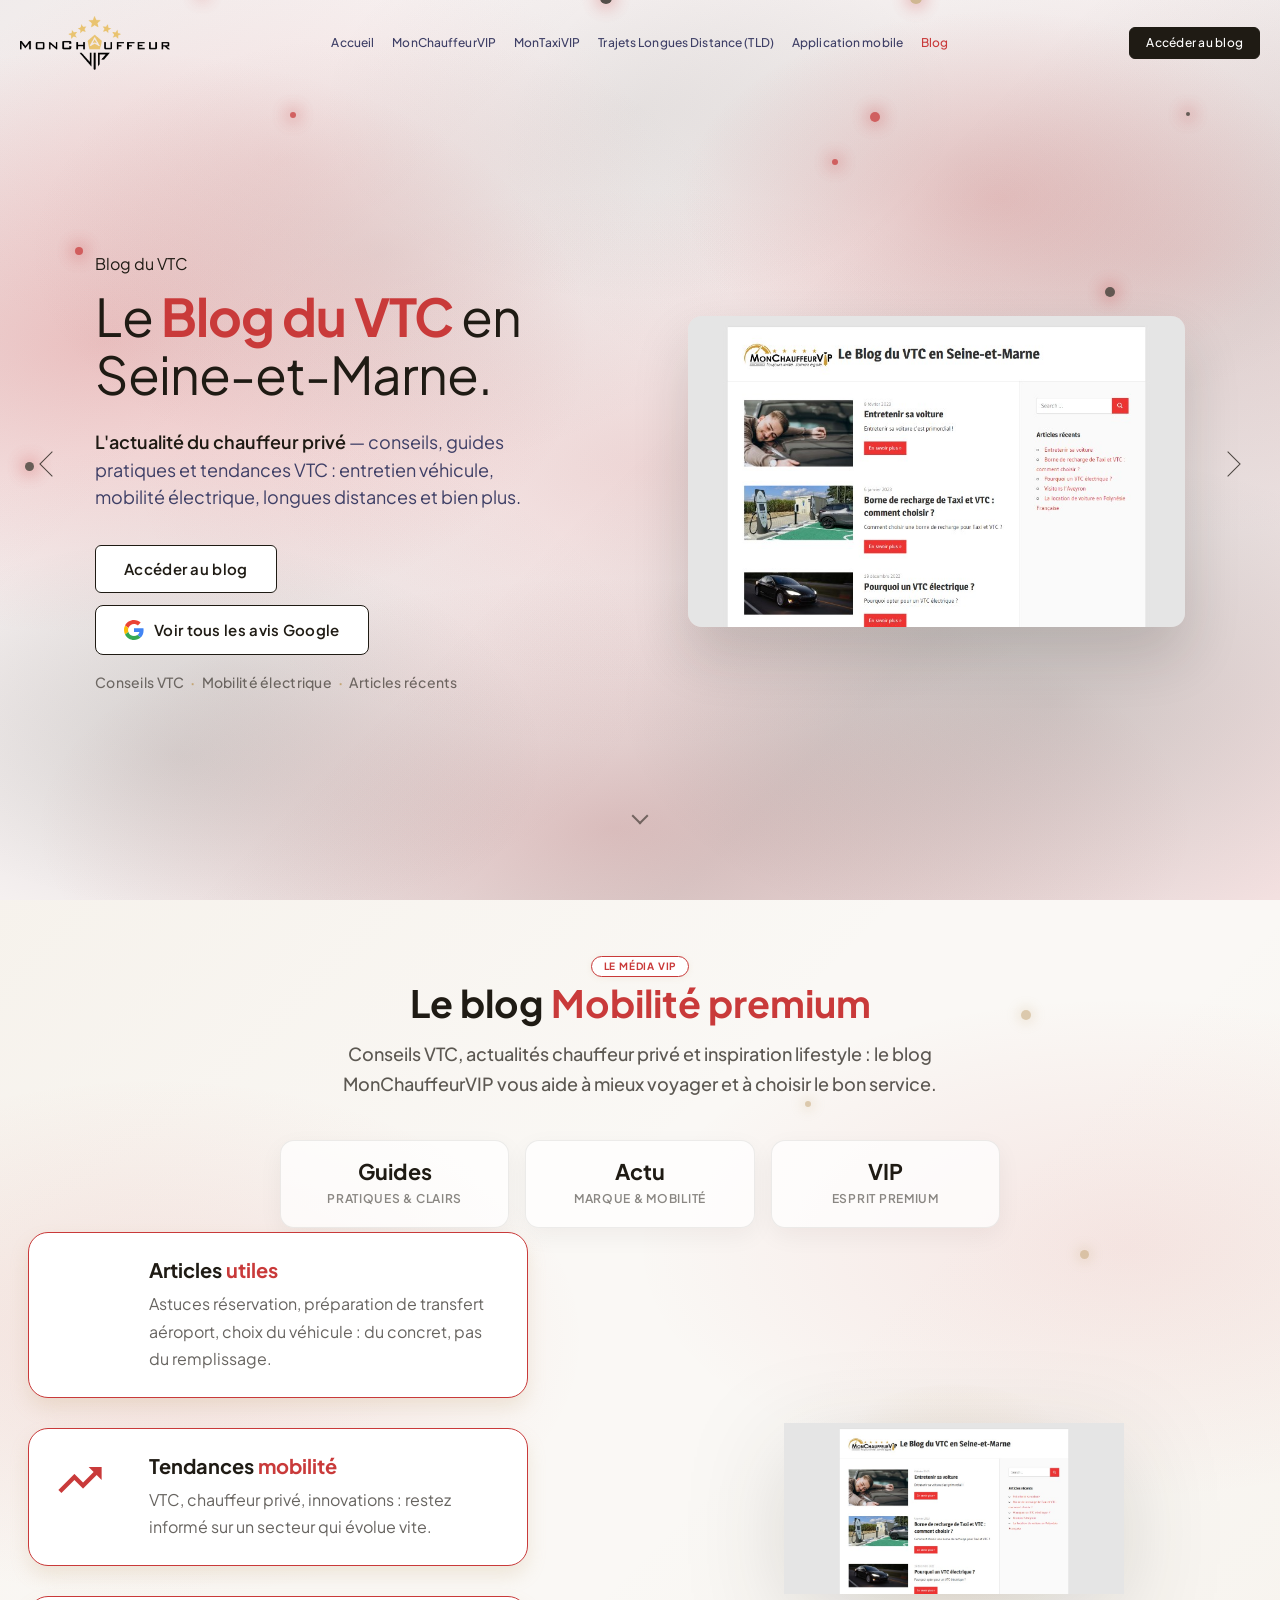
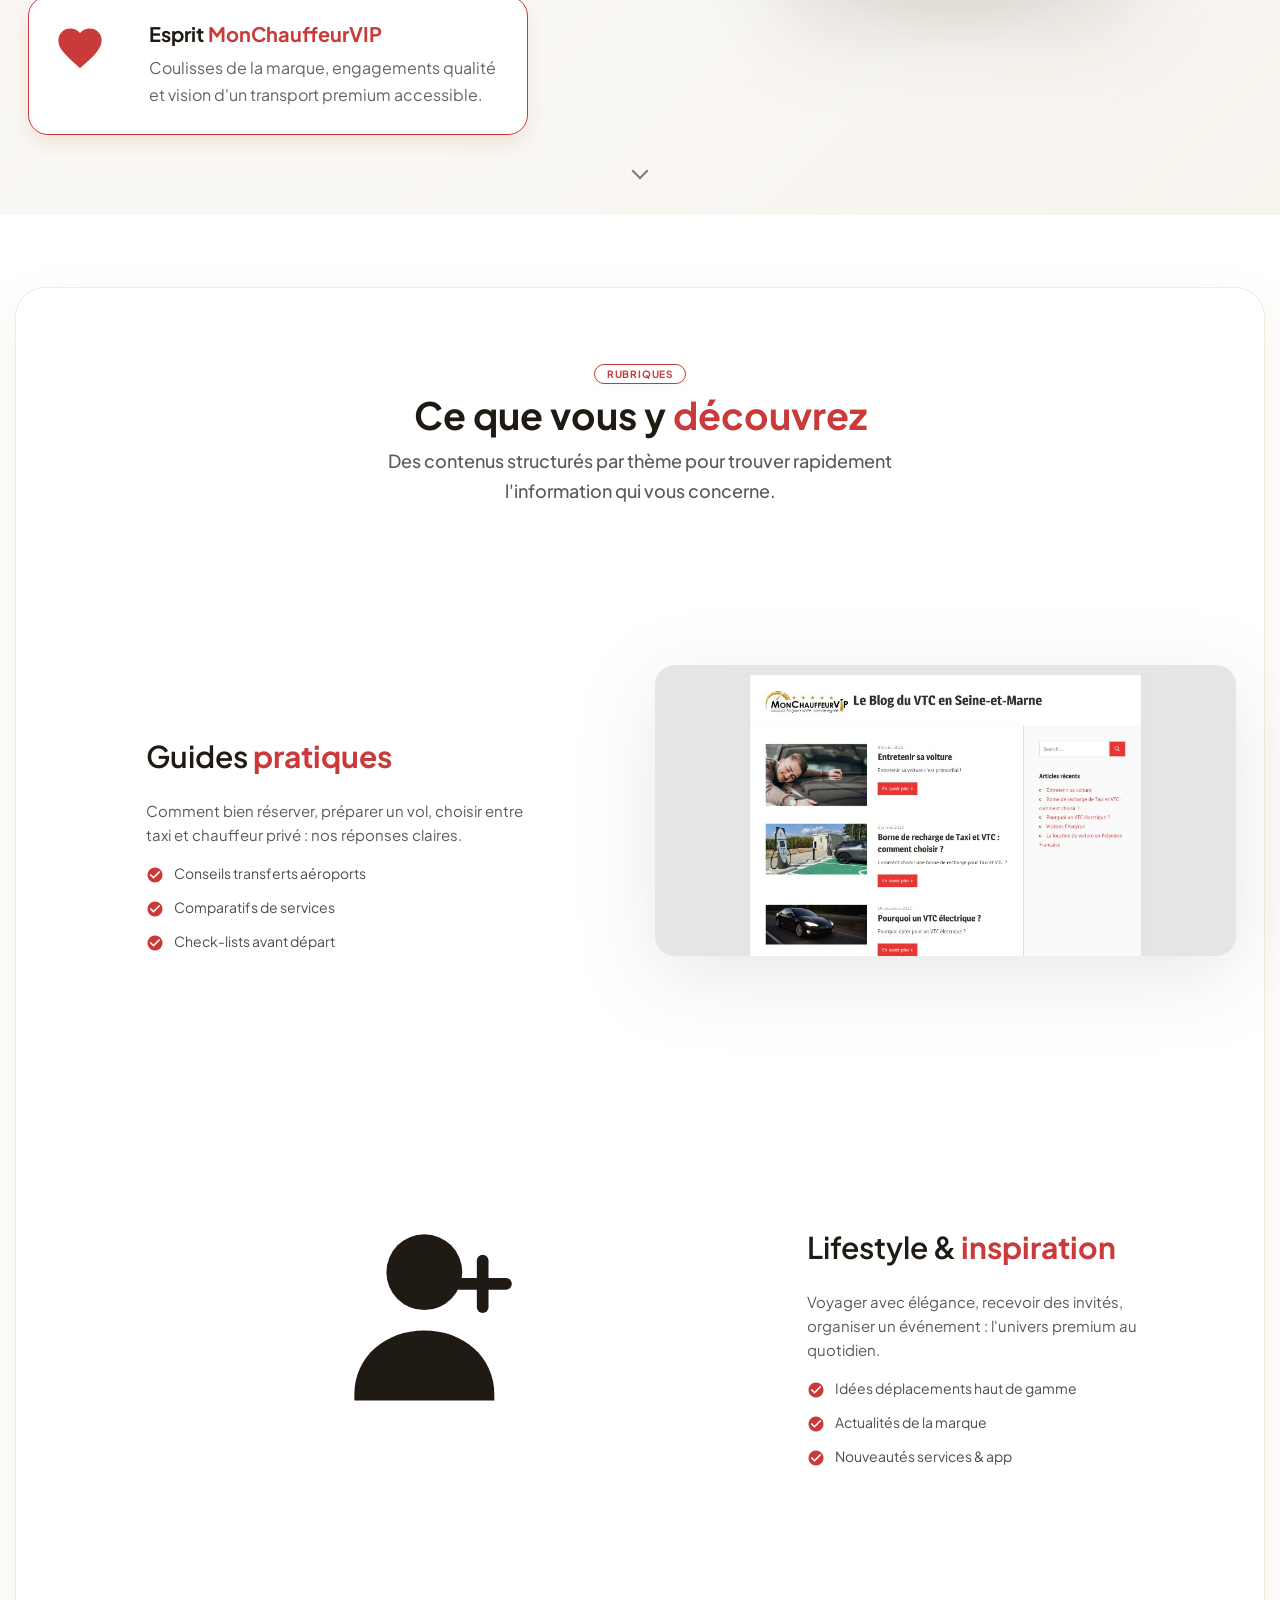
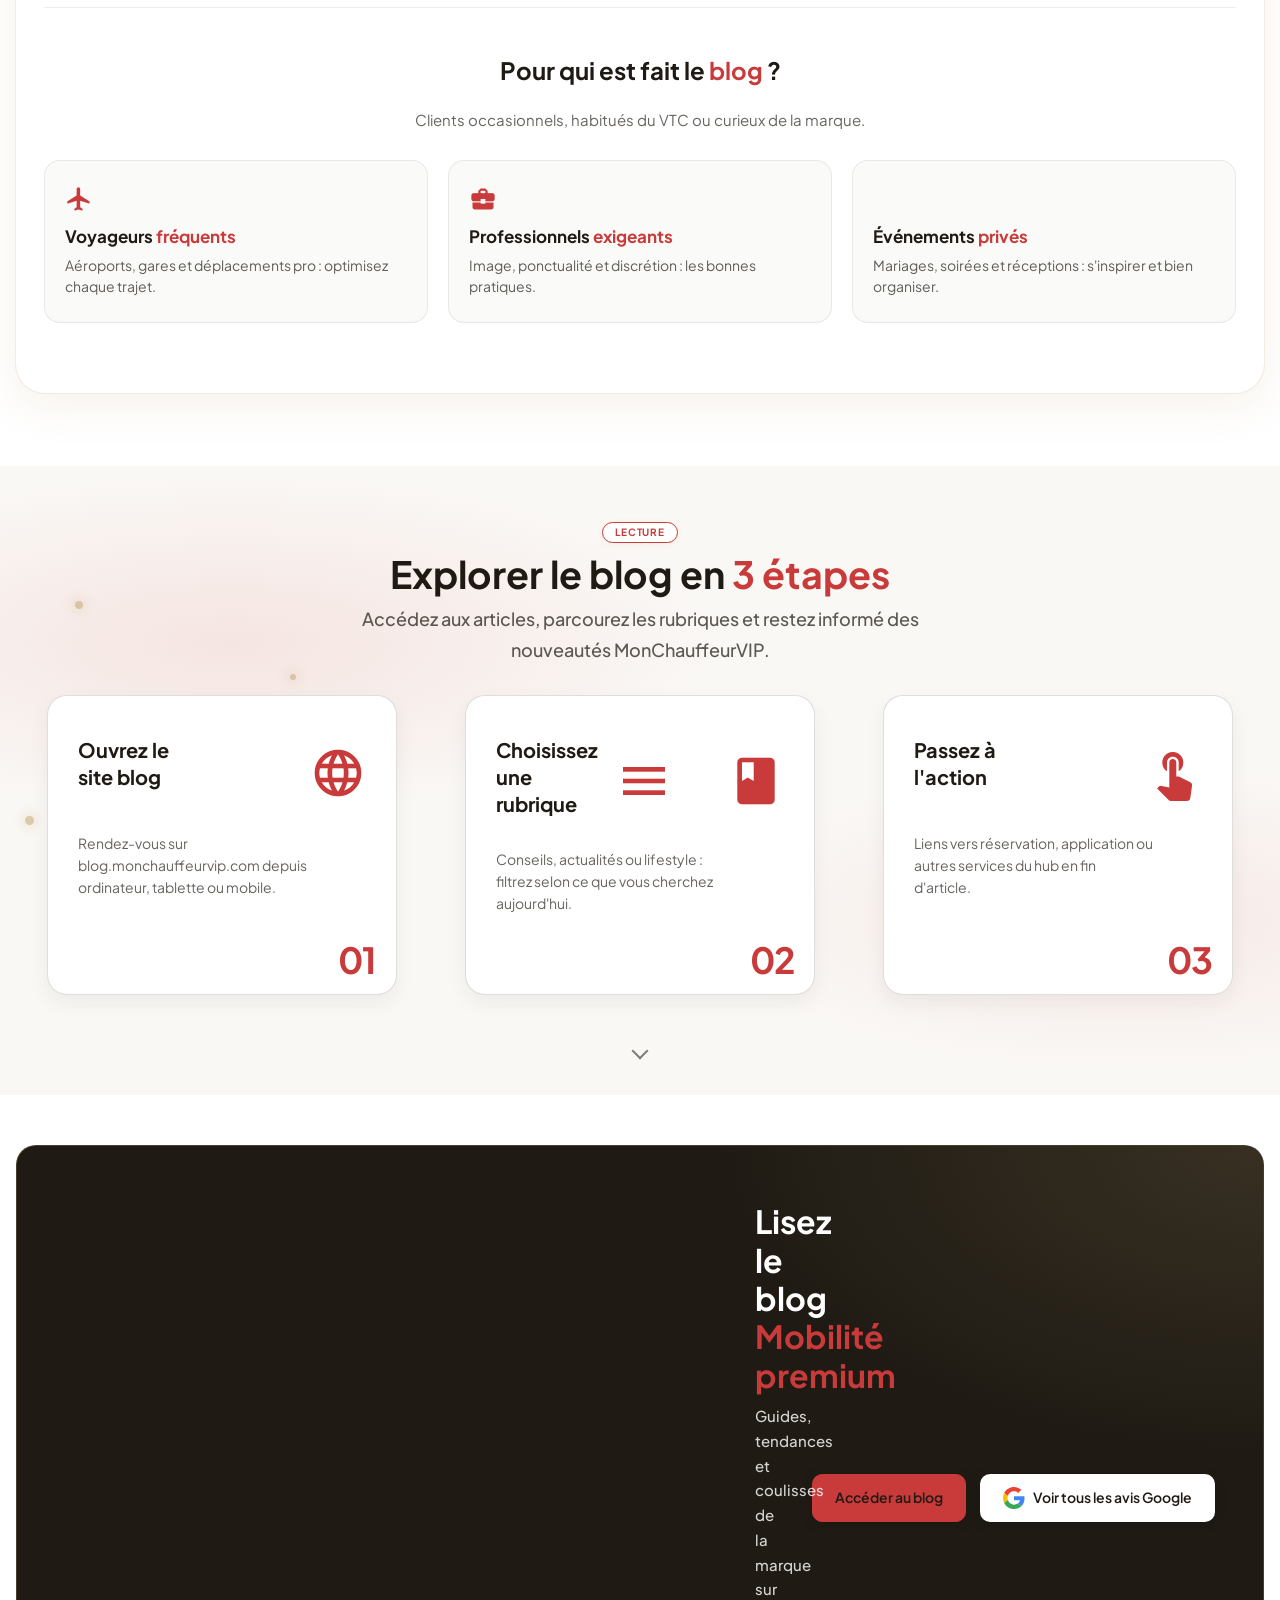
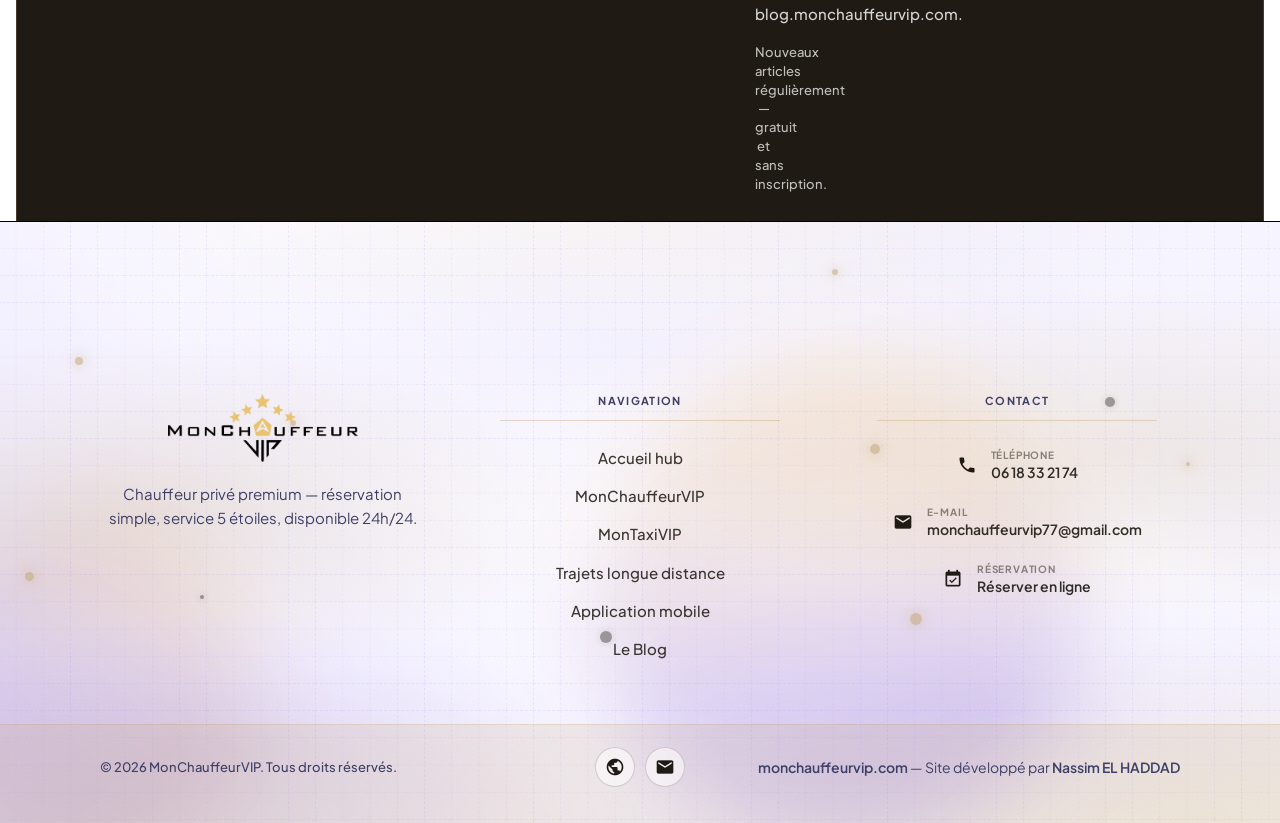
<file: blog.html>
<!DOCTYPE html>
<html lang="fr">

<head>

  <meta charset="UTF-8">
  <meta http-equiv="X-UA-Compatible" content="IE=edge">
  <meta name="viewport" content="width=device-width, initial-scale=1.0">
  <meta name="description" content="Le Blog du VTC en Seine-et-Marne — actualités, conseils et guides MonChauffeurVIP pour le chauffeur privé et le transport premium.">
  <title>Blog | MonChauffeurVIP</title>

  <link rel="stylesheet" href="css/bootstrap.min.css">
  <link rel="stylesheet" href="css/style.css">
  <link rel="stylesheet" href="css/responsive.css">
  <link rel="stylesheet" href="css/mcv-brand.css">
  <link rel="stylesheet" href="css/mcv-responsive.css">
  <link rel="icon" href="images/favicon-32.png" type="image/png" sizes="32x32">
  <link rel="apple-touch-icon" href="images/favicon.png" sizes="180x180">
  <link rel="preconnect" href="https://fonts.googleapis.com">
  <link rel="preconnect" href="https://fonts.gstatic.com" crossorigin>
  <link href="https://fonts.googleapis.com/css2?family=Plus+Jakarta+Sans:wght@200..800&display=swap" rel="stylesheet">
  <link href="https://fonts.googleapis.com/icon?family=Material+Icons" rel="stylesheet">
  <style id="mcv-critical">
    body.mcv-landing #preloader { display: none !important; pointer-events: none !important; visibility: hidden !important; }
    body.mcv-landing .dotes_anim_bloack,
    body.mcv-landing .dotes_anim_bloack * { pointer-events: none !important; }
    body.mcv-landing .purple_backdrop { display: none !important; pointer-events: none !important; }
  </style>
</head>

<body class="mcv-landing mcv-page-service mcv-page-blog">

  <div class="page_wrapper">

    <header>
      <div class="container">
       <nav class="navbar navbar-expand-lg mcv-navbar">
        <a class="navbar-brand mcv-brand-logo" href="index.html">
          <img class="mcv-brand-logo__img" src="images/logo%20header.png" alt="Le Blog MonChauffeurVIP" width="220" height="56">
        </a>

        <button class="navbar-toggler" type="button" data-toggle="collapse" data-target="#navbarSupportedContent"
        aria-controls="navbarSupportedContent" aria-expanded="false" aria-label="Ouvrir le menu">
          <span class="navbar-toggler-icon">
            <div class="toggle-wrap">
              <span class="toggle-bar"></span>
            </div>
          </span>
        </button>

        <div class="collapse navbar-collapse" id="navbarSupportedContent">
          <ul class="navbar-nav mcv-nav-center">
            <li class="nav-item">
              <a class="nav-link" href="index.html">Accueil</a>
            </li>
            <li class="nav-item">
              <a class="nav-link" href="monchauffeurvip.html">MonChauffeurVIP</a>
            </li>
            <li class="nav-item">
              <a class="nav-link" href="montaxivip.html">MonTaxiVIP</a>
            </li>
            <li class="nav-item">
              <a class="nav-link" href="tld.html"><span class="mcv-nav-label-long">Trajets Longues Distance (TLD)</span><span class="mcv-nav-label-short">TLD</span></a>
            </li>
            <li class="nav-item">
              <a class="nav-link" href="application-mobile.html"><span class="mcv-nav-label-long">Application mobile</span><span class="mcv-nav-label-short">App</span></a>
            </li>
            <li class="nav-item active">
              <a class="nav-link" href="blog.html">Blog</a>
            </li>
            <li class="nav-item d-lg-none">
              <a class="btn mcv-btn-reserver" href="https://blog.monchauffeurvip.com/" target="_blank" rel="noopener noreferrer">Accéder au blog</a>
            </li>
          </ul>
        </div>

        <a class="btn mcv-btn-reserver mcv-btn-reserver--desktop d-none d-lg-inline-flex" href="https://blog.monchauffeurvip.com/" target="_blank" rel="noopener noreferrer">Accéder au blog</a>

        </nav>
      </div>
    </header>

    <section id="mcv-service-hero" class="banner_section banner_section--fullscreen mcv-service-hero">

      <div class="dotes_anim_bloack">
        <div class="dots dotes_1"></div>
        <div class="dots dotes_2"></div>
        <div class="dots dotes_3"></div>
        <div class="dots dotes_4"></div>
        <div class="dots dotes_5"></div>
        <div class="dots dotes_6"></div>
        <div class="dots dotes_7"></div>
        <div class="dots dotes_8"></div>
        <div class="dots dotes_9"></div>
        <div class="dots dotes_10"></div>
      </div>

      <div class="container">
        <div class="row mcv-hero-row justify-content-center">

          <div class="col-lg-6 col-md-12" data-aos="fade-right" data-aos-duration="1500">
            <div class="banner_text mcv-hero-content">
              <div class="type-wrap">
                <span id="typed" class="typed" data-typed-strings='["Blog du VTC","Actualités chauffeur privé","Conseils &amp; guides"]'></span>
              </div>

              <h1>Le <span>Blog du VTC</span> en Seine-et-Marne.</h1>
              <p><span class="mcv-hero-lead">L'actualité du chauffeur privé</span> — conseils, guides pratiques et tendances VTC : entretien véhicule, mobilité électrique, longues distances et bien plus.</p>

              <div class="mcv-hero-cta-wrap">
                <a class="btn mcv-btn-reserver mcv-hero-cta-site" href="https://blog.monchauffeurvip.com/" target="_blank" rel="noopener noreferrer">Accéder au blog</a>
                <a class="btn mcv-btn-google-reviews" href="https://share.google/GGSSktTO4SmIzMHUB" target="_blank" rel="noopener noreferrer">
                  <img src="images/google-g-icon.svg" alt="" width="22" height="22" class="mcv-btn-google-reviews__icon" aria-hidden="true">
                  Voir tous les avis Google
                </a>
              </div>

              <p class="mcv-hero-trust-line">
                <span>Conseils VTC</span>
                <span class="mcv-hero-trust-line__dot" aria-hidden="true">·</span>
                <span>Mobilité électrique</span>
                <span class="mcv-hero-trust-line__dot" aria-hidden="true">·</span>
                <span>Articles récents</span>
              </p>
            </div>
          </div>

          <div class="col-lg-6 col-md-12" data-aos="fade-in" data-aos-duration="1500">
            <div class="banner_shape_images banner_app_preview mcv-hero-visual mcv-hero-visual--photo">
              <div class="mcv-hero-visual__glow" aria-hidden="true"></div>
              <div class="hero_image_1 mcv-hero-photo-float">
                <img src="images/mcv-hero-blog.png" class="mcv-hero-photo mcv-hero-photo--blog" alt="Capture du blog MonChauffeurVIP — Le Blog du VTC en Seine-et-Marne">
              </div>
            </div>
          </div>

        </div>
      </div>

      <a href="#mcv-features" class="mcv-hero-scroll" aria-label="Aller à la section suivante">
        <span class="mcv-hero-scroll__icon" aria-hidden="true"></span>
      </a>
    </section>

    <section id="mcv-features" class="row_am whychoose_section mcv-features-section mcv-service-template-section" aria-labelledby="mcv-features-title">

      <div class="dotes_anim_bloack mcv-features-dots" aria-hidden="true">
        <div class="dots dotes_2"></div>
        <div class="dots dotes_5"></div>
        <div class="dots dotes_8"></div>
        <div class="dots dotes_10"></div>
      </div>

      <div class="inner_sec">
        <div class="container">
          <div class="section_title top_content mcv-features-heading" data-aos="fade-up" data-aos-duration="1500" data-aos-delay="300">
            <span class="title_badge mcv-features-badge mb-1">Le média VIP</span>
            <h2 id="mcv-features-title">Le blog <span>Mobilité premium</span></h2>
            <p>Conseils VTC, actualités chauffeur privé et inspiration lifestyle : le blog MonChauffeurVIP vous aide à mieux voyager et à choisir le bon service.</p>
          </div>

          <ul class="mcv-svc-stats" data-aos="fade-up" data-aos-duration="1000" data-aos-delay="200" aria-label="Ce que propose le blog">
            <li class="mcv-svc-stat"><strong>Guides</strong><span>Pratiques &amp; clairs</span></li>
            <li class="mcv-svc-stat"><strong>Actu</strong><span>Marque &amp; mobilité</span></li>
            <li class="mcv-svc-stat"><strong>VIP</strong><span>Esprit premium</span></li>
          </ul>

          <div class="row whychoose_dh">
            <div class="col-lg-6">
              <div class="whychoose_box" data-aos="fade-up" data-aos-duration="1000" data-aos-delay="100">
                <div class="choose_icon"><span class="material-icons mcv-icon mcv-icon--atout" aria-hidden="true">article</span></div>
                <div class="choose_text">
                  <h6>Articles <span>utiles</span></h6>
                  <p>Astuces réservation, préparation de transfert aéroport, choix du véhicule : du concret, pas du remplissage.</p>
                </div>
              </div>
              <div class="whychoose_box" data-aos="fade-up" data-aos-duration="1000" data-aos-delay="200">
                <div class="choose_icon"><span class="material-icons mcv-icon mcv-icon--atout" aria-hidden="true">trending_up</span></div>
                <div class="choose_text">
                  <h6>Tendances <span>mobilité</span></h6>
                  <p>VTC, chauffeur privé, innovations : restez informé sur un secteur qui évolue vite.</p>
                </div>
              </div>
              <div class="whychoose_box" data-aos="fade-up" data-aos-duration="1000" data-aos-delay="300">
                <div class="choose_icon"><span class="material-icons mcv-icon mcv-icon--atout" aria-hidden="true">favorite</span></div>
                <div class="choose_text">
                  <h6>Esprit <span>MonChauffeurVIP</span></h6>
                  <p>Coulisses de la marque, engagements qualité et vision d'un transport premium accessible.</p>
                </div>
              </div>
            </div>
            <div class="col-lg-6">
              <div class="mcv-features-visual-col" data-aos="fade-up" data-aos-duration="1500" data-aos-delay="150">
                <div class="choose_img mcv-features-visual">
                  <div class="mcv-features-visual__glow" aria-hidden="true"></div>
                  <img src="images/mcv-hero-blog.png" class="mcv-features-screen moving_position_animatin" alt="Le blog MonChauffeurVIP — mobilité premium">
                </div>
              </div>
            </div>
          </div>
        </div>
      </div>

      <a href="#mcv-service-highlights" class="mcv-hero-scroll" aria-label="Aller à la section suivante">
        <span class="mcv-hero-scroll__icon" aria-hidden="true"></span>
      </a>
    </section>

    <section id="mcv-service-highlights" class="row_am service_section best_features mcv-best-features-section mcv-service-highlights-section section_inner_padding" aria-labelledby="mcv-highlights-title">
      <div class="inner_sec">
        <div class="container">
          <div class="section_title mcv-best-features-heading" data-aos="fade-up" data-aos-duration="1500" data-aos-delay="300">
            <span class="title_badge mcv-best-features-badge mb-1">Rubriques</span>
            <h2 id="mcv-highlights-title">Ce que vous y <span>découvrez</span></h2>
            <p>Des contenus structurés par thème pour trouver rapidement l'information qui vous concerne.</p>
          </div>

          <div class="row service_blocks">
            <div class="col-lg-1 col-md-12"></div>
            <div class="col-lg-5 col-md-12">
              <div class="service_text" data-aos="fade-up" data-aos-duration="1500">
                <span class="section_icon"><span class="material-icons mcv-icon mcv-icon--bf" aria-hidden="true">lightbulb</span></span>
                <h4>Guides <span>pratiques</span></h4>
                <p>Comment bien réserver, préparer un vol, choisir entre taxi et chauffeur privé : nos réponses claires.</p>
                <ul class="mcv-svc-checklist">
                  <li><span class="material-icons" aria-hidden="true">check_circle</span>Conseils transferts aéroports</li>
                  <li><span class="material-icons" aria-hidden="true">check_circle</span>Comparatifs de services</li>
                  <li><span class="material-icons" aria-hidden="true">check_circle</span>Check-lists avant départ</li>
                </ul>
              </div>
            </div>
            <div class="col-lg-6 col-md-12">
              <div class="img mcv-service-highlight-visual" data-aos="fade-up" data-aos-duration="1500">
                <img src="images/mcv-hero-blog.png" class="mcv-service-highlight-img moving_position_animatin" alt="Articles conseils sur le blog MonChauffeurVIP">
              </div>
            </div>
          </div>

          <div class="row service_blocks flex-row-reverse">
            <div class="col-lg-5 col-md-12">
              <div class="service_text right_side" data-aos="fade-up" data-aos-duration="1500">
                <span class="section_icon"><span class="material-icons mcv-icon mcv-icon--bf" aria-hidden="true">diamond</span></span>
                <h4>Lifestyle &amp; <span>inspiration</span></h4>
                <p>Voyager avec élégance, recevoir des invités, organiser un événement : l'univers premium au quotidien.</p>
                <ul class="mcv-svc-checklist">
                  <li><span class="material-icons" aria-hidden="true">check_circle</span>Idées déplacements haut de gamme</li>
                  <li><span class="material-icons" aria-hidden="true">check_circle</span>Actualités de la marque</li>
                  <li><span class="material-icons" aria-hidden="true">check_circle</span>Nouveautés services &amp; app</li>
                </ul>
              </div>
            </div>
            <div class="col-lg-6 col-md-12">
              <div class="img mcv-service-highlight-visual" data-aos="fade-up" data-aos-duration="1500">
                <img src="images/mcv-atout-compte.svg" class="mcv-service-highlight-img mcv-service-highlight-img--icon moving_position_animatin" alt="" aria-hidden="true">
              </div>
            </div>
          </div>

          <div class="mcv-svc-usecases" data-aos="fade-up" data-aos-duration="1000">
            <h3 class="mcv-svc-usecases__title">Pour qui est fait le <span>blog</span> ?</h3>
            <p class="mcv-svc-usecases__lead">Clients occasionnels, habitués du VTC ou curieux de la marque.</p>
            <article class="mcv-svc-usecase-card">
              <span class="material-icons" aria-hidden="true">flight</span>
              <h3>Voyageurs <span>fréquents</span></h3>
              <p>Aéroports, gares et déplacements pro : optimisez chaque trajet.</p>
            </article>
            <article class="mcv-svc-usecase-card">
              <span class="material-icons" aria-hidden="true">business_center</span>
              <h3>Professionnels <span>exigeants</span></h3>
              <p>Image, ponctualité et discrétion : les bonnes pratiques.</p>
            </article>
            <article class="mcv-svc-usecase-card">
              <span class="material-icons" aria-hidden="true">celebration</span>
              <h3>Événements <span>privés</span></h3>
              <p>Mariages, soirées et réceptions : s'inspirer et bien organiser.</p>
            </article>
          </div>
        </div>
      </div>
    </section>

    <section id="mcv-how-it-works" class="row_am howwork_section mcv-howwork-section" aria-labelledby="mcv-how-title">

      <div class="dotes_anim_bloack mcv-howwork-dots" aria-hidden="true">
        <div class="dots dotes_1"></div>
        <div class="dots dotes_4"></div>
        <div class="dots dotes_7"></div>
        <div class="dots dotes_10"></div>
      </div>

      <div class="inner_sec">
        <div class="container">
          <div class="section_title mcv-howwork-heading" data-aos="fade-up" data-aos-duration="1000" data-aos-delay="100">
            <span class="title_badge mcv-howwork-badge mb-1">Lecture</span>
            <h2 id="mcv-how-title">Explorer le blog en <span>3 étapes</span></h2>
            <p>Accédez aux articles, parcourez les rubriques et restez informé des nouveautés MonChauffeurVIP.</p>
          </div>
          <div class="row work_blocks">
            <div class="col-lg-4 col-md-12" data-aos="fade-up" data-aos-duration="1000" data-aos-delay="100">
              <div class="work_box">
                <div class="work_title">
                  <h6>Ouvrez le <br> site blog</h6>
                  <span class="material-icons mcv-icon mcv-icon--work work_icon" aria-hidden="true">language</span>
                </div>
                <div class="work_text">
                  <p>Rendez-vous sur blog.monchauffeurvip.com depuis ordinateur, tablette ou mobile.</p>
                </div>
                <div class="work_step"><div class="step-box">01</div></div>
              </div>
            </div>
            <div class="col-lg-4 col-md-12" data-aos="fade-up" data-aos-duration="1000" data-aos-delay="200">
              <div class="work_box">
                <div class="work_title">
                  <h6>Choisissez une <br> rubrique</h6>
                  <span class="material-icons mcv-icon mcv-icon--work work_icon" aria-hidden="true">menu_book</span>
                </div>
                <div class="work_text">
                  <p>Conseils, actualités ou lifestyle : filtrez selon ce que vous cherchez aujourd'hui.</p>
                </div>
                <div class="work_step"><div class="step-box">02</div></div>
              </div>
            </div>
            <div class="col-lg-4 col-md-12" data-aos="fade-up" data-aos-duration="1000" data-aos-delay="300">
              <div class="work_box">
                <div class="work_title">
                  <h6>Passez à <br> l'action</h6>
                  <span class="material-icons mcv-icon mcv-icon--work work_icon" aria-hidden="true">touch_app</span>
                </div>
                <div class="work_text">
                  <p>Liens vers réservation, application ou autres services du hub en fin d'article.</p>
                </div>
                <div class="work_step"><div class="step-box">03</div></div>
              </div>
            </div>
          </div>
        </div>
      </div>

      <a href="#mcv-svc-cta" class="mcv-hero-scroll" aria-label="Aller au blog">
        <span class="mcv-hero-scroll__icon" aria-hidden="true"></span>
      </a>
    </section>

    <section class="cta_section new white_text mcv-cta-section mcv-service-cta-section" id="mcv-svc-cta">
      <div class="container">
        <div class="cta_box">
          <div class="left">
            <div class="section_title" data-aos="fade-in" data-aos-duration="1500" data-aos-delay="100">
              <span class="material-icons mcv-icon mcv-icon--contact customer_icon" aria-hidden="true">auto_stories</span>
              <h3>Lisez le blog <span>Mobilité premium</span></h3>
              <p>Guides, tendances et coulisses de la marque sur blog.monchauffeurvip.com.</p>
              <span class="mcv-svc-cta-note">Nouveaux articles régulièrement — gratuit et sans inscription.</span>
            </div>
          </div>
          <div class="right">
            <div class="btn_block mcv-service-cta-actions">
              <a class="btn mcv-btn-reserver mcv-cta-btn mcv-cta-btn--book" href="https://blog.monchauffeurvip.com/" target="_blank" rel="noopener noreferrer">Accéder au blog</a>
              <a class="btn mcv-btn-google-reviews mcv-cta-btn mcv-cta-btn--reviews" href="https://share.google/GGSSktTO4SmIzMHUB" target="_blank" rel="noopener noreferrer">
                <img src="images/google-g-icon.svg" alt="" width="22" height="22" class="mcv-btn-google-reviews__icon" aria-hidden="true">
                Voir tous les avis Google
              </a>
            </div>
          </div>
        </div>
      </div>
    </section>


    <!-- Footer-Section start -->
    <footer class="mcv-footer">
        <div class="top_footer" id="contact">

          <div class="dotes_anim_bloack mcv-footer-dots" aria-hidden="true">
            <div class="dots dotes_1"></div>
            <div class="dots dotes_2"></div>
            <div class="dots dotes_3"></div>
            <div class="dots dotes_4"></div>
            <div class="dots dotes_5"></div>
            <div class="dots dotes_6"></div>
            <div class="dots dotes_7"></div>
            <div class="dots dotes_8"></div>
            <div class="dots dotes_9"></div>
            <div class="dots dotes_10"></div>
          </div>

          <div class="container">
            <div class="mcv-footer-main">
              <div class="mcv-footer-col mcv-footer-col--brand">
                <a href="blog.html" class="mcv-footer-logo">
                  <img class="mcv-brand-logo__img" src="images/logo%20header.png" alt="Le Blog MonChauffeurVIP" width="220" height="56">
                </a>
                <p class="mcv-footer-tagline">Chauffeur privé premium — réservation simple, service 5 étoiles, disponible 24h/24.</p>
              </div>

              <nav class="mcv-footer-col mcv-footer-col--nav" aria-label="Navigation pied de page">
                <h2 class="mcv-footer-heading">Navigation</h2>
                <ul class="mcv-footer-links">
                  <li><a href="index.html">Accueil hub</a></li>
                  <li><a href="monchauffeurvip.html">MonChauffeurVIP</a></li>
                  <li><a href="montaxivip.html">MonTaxiVIP</a></li>
                  <li><a href="tld.html">Trajets longue distance</a></li>
                  <li><a href="application-mobile.html">Application mobile</a></li>
                  <li><a href="blog.html">Le Blog</a></li>
                </ul>
              </nav>

              <div class="mcv-footer-col mcv-footer-col--contact">
                <h2 class="mcv-footer-heading">Contact</h2>
                <ul class="mcv-footer-contact-list">
                  <li>
                    <a href="tel:+33618332174" class="mcv-footer-contact-link">
                      <span class="material-icons" aria-hidden="true">call</span>
                      <span class="mcv-footer-contact-link__text">
                        <span class="mcv-footer-contact-link__label">Téléphone</span>
                        <span class="mcv-footer-contact-link__value">06 18 33 21 74</span>
                      </span>
                    </a>
                  </li>
                  <li>
                    <a href="mailto:monchauffeurvip77@gmail.com" class="mcv-footer-contact-link">
                      <span class="material-icons" aria-hidden="true">mail</span>
                      <span class="mcv-footer-contact-link__text">
                        <span class="mcv-footer-contact-link__label">E-mail</span>
                        <span class="mcv-footer-contact-link__value">monchauffeurvip77@gmail.com</span>
                      </span>
                    </a>
                  </li>
                  <li>
                    <a href="https://monchauffeurvip.com" class="mcv-footer-contact-link" target="_blank" rel="noopener noreferrer">
                      <span class="material-icons" aria-hidden="true">event_available</span>
                      <span class="mcv-footer-contact-link__text">
                        <span class="mcv-footer-contact-link__label">Réservation</span>
                        <span class="mcv-footer-contact-link__value">Réserver en ligne</span>
                      </span>
                    </a>
                  </li>
                </ul>
              </div>
            </div>
          </div>

          <div class="mcv-footer-bottom">
            <div class="container">
              <div class="mcv-footer-bottom__inner">
                <p class="mcv-footer-copy">© <span id="mcv-current-year"></span> MonChauffeurVIP. Tous droits réservés.</p>
                <ul class="mcv-footer-social">
                  <li>
                    <a href="https://monchauffeurvip.com" target="_blank" rel="noopener noreferrer" aria-label="Site web MonChauffeurVIP">
                      <span class="material-icons" aria-hidden="true">public</span>
                    </a>
                  </li>
                  <li>
                    <a href="mailto:monchauffeurvip77@gmail.com" aria-label="Envoyer un e-mail">
                      <span class="material-icons" aria-hidden="true">mail</span>
                    </a>
                  </li>
                </ul>
                <p class="mcv-footer-site-meta">
                  <a href="https://monchauffeurvip.com" class="mcv-footer-site-link" target="_blank" rel="noopener noreferrer">monchauffeurvip.com</a>
                  <span class="mcv-footer-dev-credit"> — Site développé par <a href="https://www.linkedin.com/in/nassim-elhaddad/" class="mcv-footer-dev-link" target="_blank" rel="noopener noreferrer">Nassim EL HADDAD</a></span>
                </p>
              </div>
            </div>
          </div>

        </div>
    </footer>
    <!-- Footer-Section end -->

    <div class="go_top" id="Gotop">
      <span><i class="material-icons">keyboard_arrow_up</i></span>
    </div>


  </div>

  <script src="js/jquery.js"></script>
  <script src="js/bootstrap.min.js"></script>
  <script src="js/mcv-typed.js"></script>
  <script src="js/mcv-hero-service-nav.js"></script>
  <script src="js/main.js"></script>

</body>

</html>
</file>
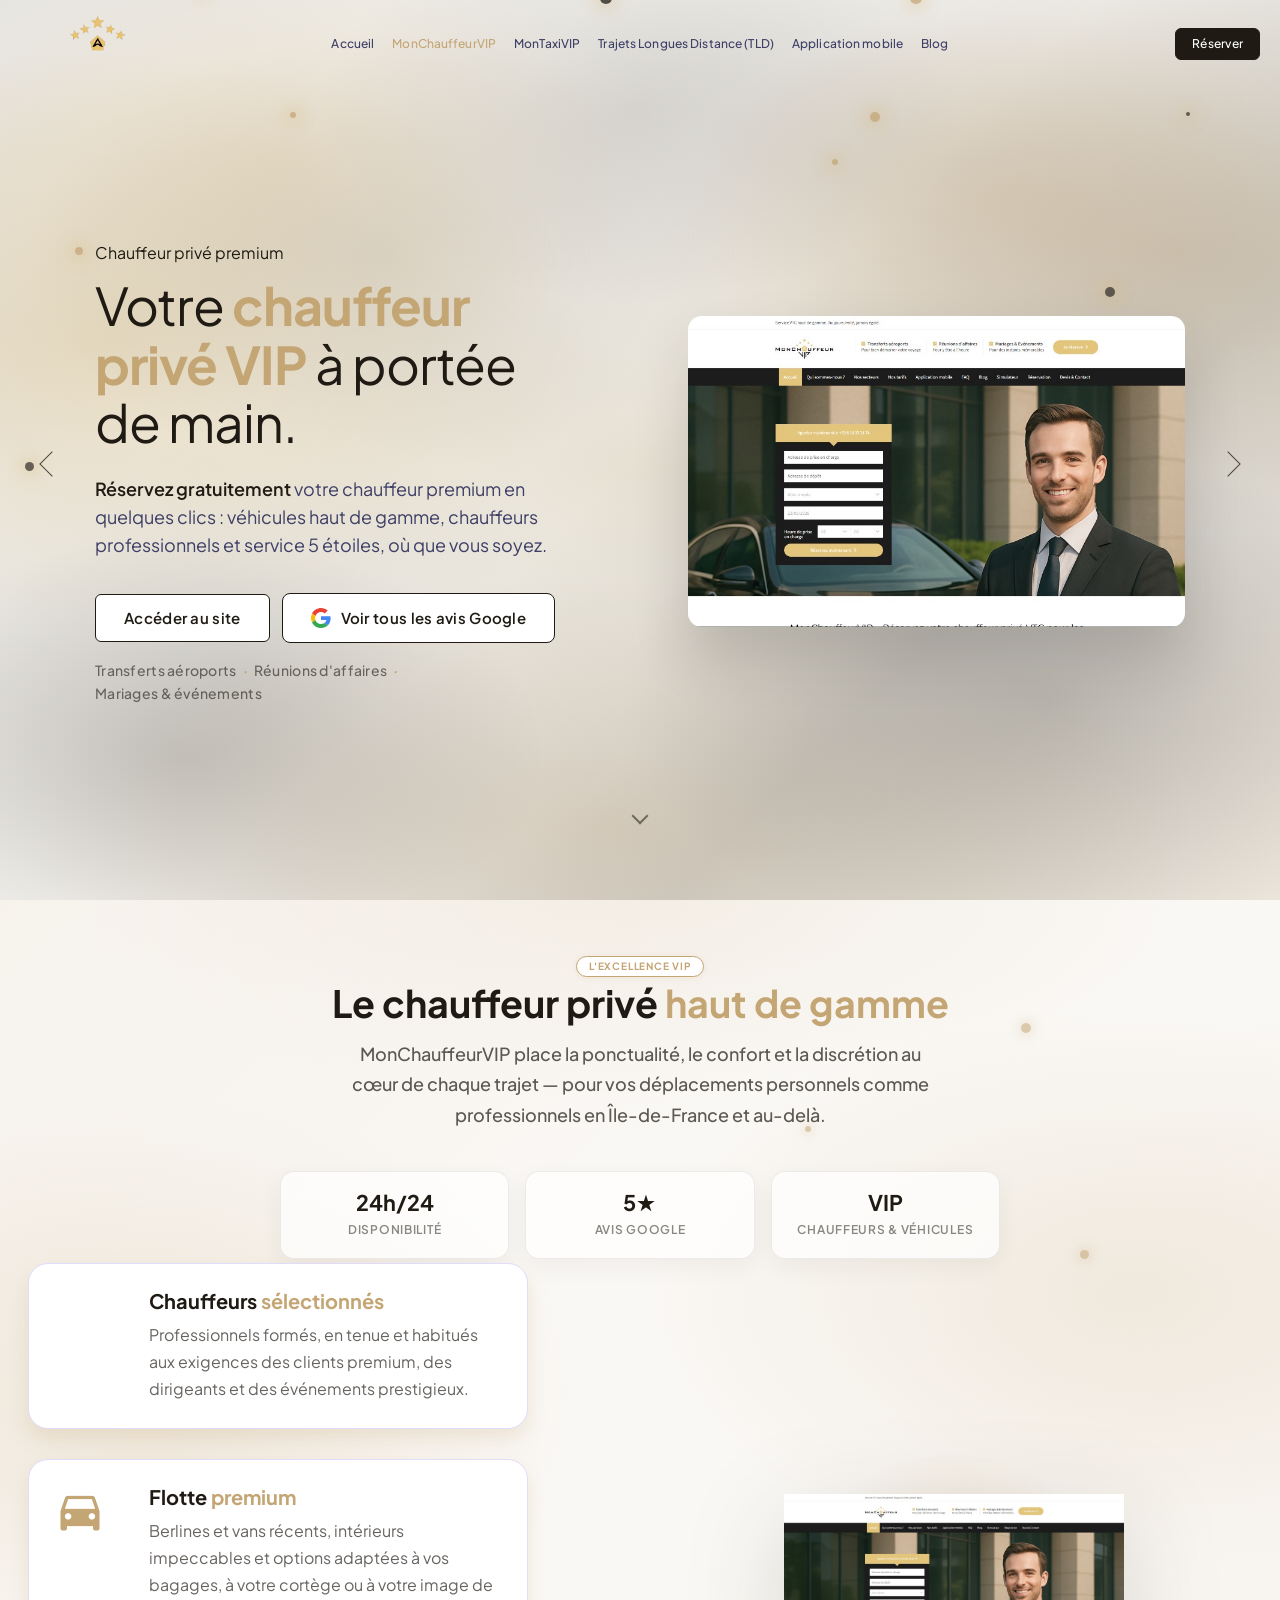
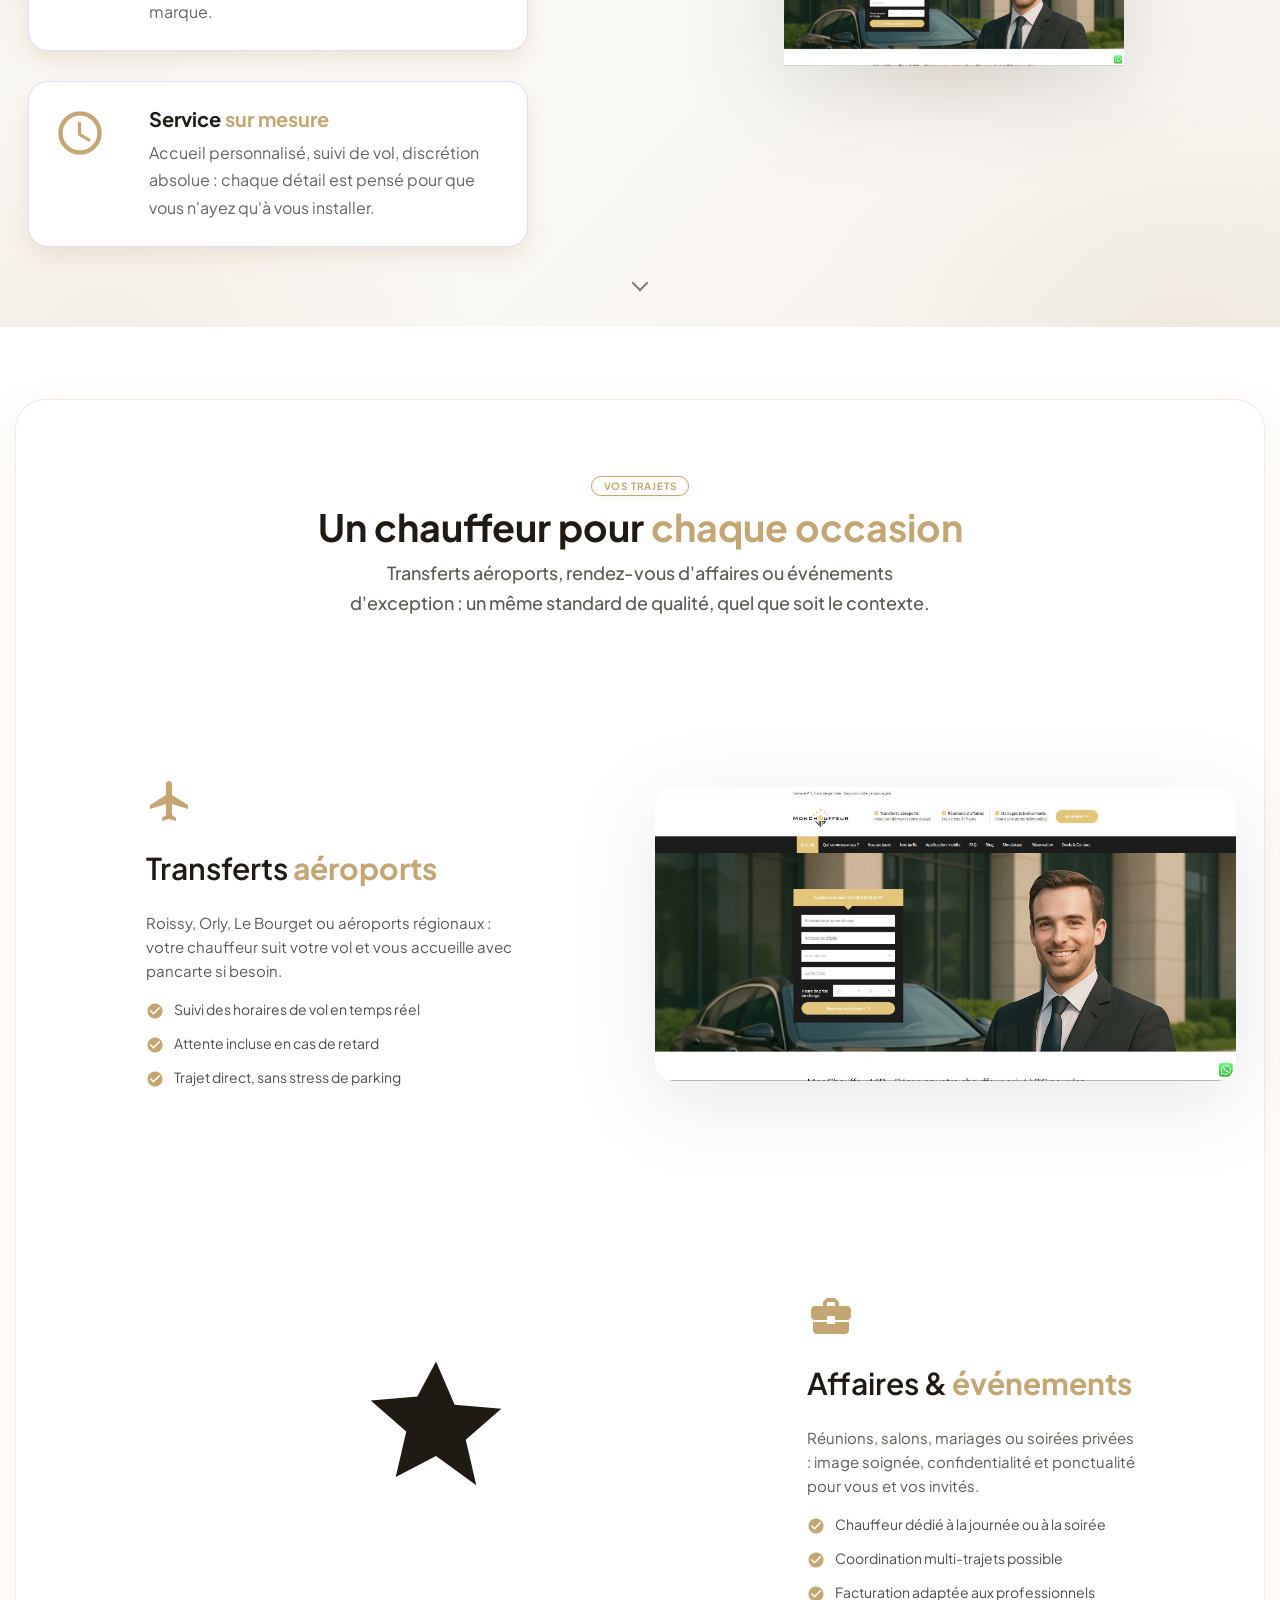
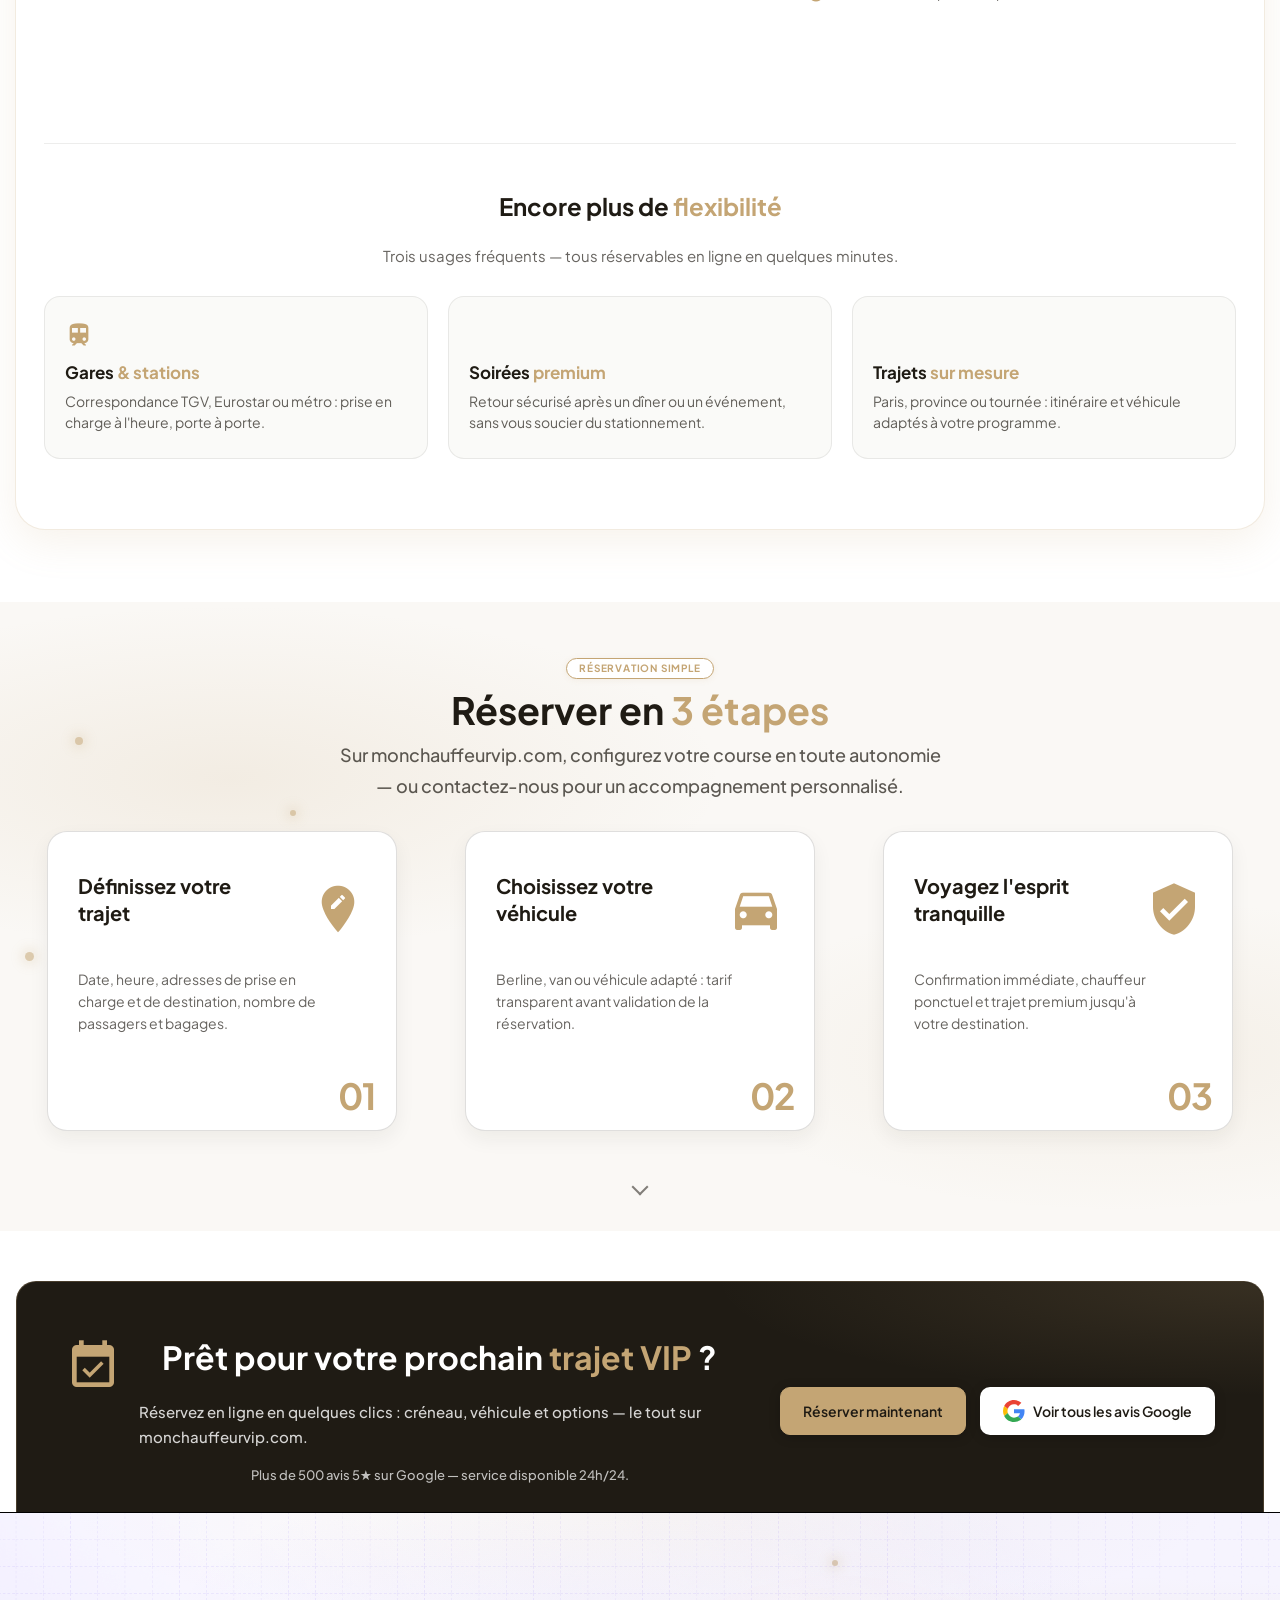
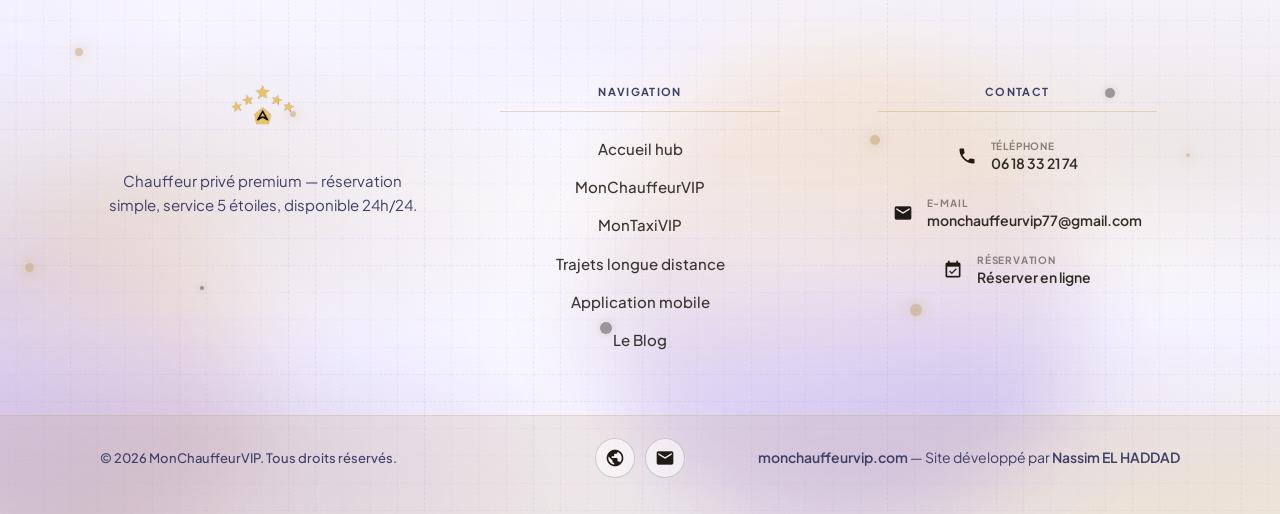
<file: monchauffeurvip.html>
<!DOCTYPE html>
<html lang="fr">

<head>

  <meta charset="UTF-8">
  <meta http-equiv="X-UA-Compatible" content="IE=edge">
  <meta name="viewport" content="width=device-width, initial-scale=1.0">
  <meta name="description" content="MonChauffeurVIP — chauffeur privé premium. Transferts aéroports, réunions d'affaires, mariages et événements.">
  <title>MonChauffeurVIP | Chauffeur privé premium</title>

  <link rel="stylesheet" href="css/bootstrap.min.css">
  <link rel="stylesheet" href="css/style.css">
  <link rel="stylesheet" href="css/responsive.css">
  <link rel="stylesheet" href="css/mcv-brand.css">
  <link rel="stylesheet" href="css/mcv-responsive.css">
  <link rel="icon" href="images/favicon-32.png" type="image/png" sizes="32x32">
  <link rel="apple-touch-icon" href="images/favicon.png" sizes="180x180">
  <link rel="preconnect" href="https://fonts.googleapis.com">
  <link rel="preconnect" href="https://fonts.gstatic.com" crossorigin>
  <link href="https://fonts.googleapis.com/css2?family=Plus+Jakarta+Sans:wght@200..800&display=swap" rel="stylesheet">
  <link href="https://fonts.googleapis.com/icon?family=Material+Icons" rel="stylesheet">
  <style id="mcv-critical">
    body.mcv-landing #preloader { display: none !important; pointer-events: none !important; visibility: hidden !important; }
    body.mcv-landing .dotes_anim_bloack,
    body.mcv-landing .dotes_anim_bloack * { pointer-events: none !important; }
    body.mcv-landing .purple_backdrop { display: none !important; pointer-events: none !important; }
  </style>
</head>

<body class="mcv-landing mcv-page-service mcv-page-chauffeur">

  <div class="page_wrapper">

    <header>
      <div class="container">
       <nav class="navbar navbar-expand-lg mcv-navbar">
        <a class="navbar-brand mcv-brand-logo" href="index.html">
          <img class="mcv-brand-logo__img" src="images/logo-monchauffeurvip.png" alt="MonChauffeurVIP" width="220" height="56">
        </a>

        <button class="navbar-toggler" type="button" data-toggle="collapse" data-target="#navbarSupportedContent"
        aria-controls="navbarSupportedContent" aria-expanded="false" aria-label="Ouvrir le menu">
          <span class="navbar-toggler-icon">
            <div class="toggle-wrap">
              <span class="toggle-bar"></span>
            </div>
          </span>
        </button>

        <div class="collapse navbar-collapse" id="navbarSupportedContent">
          <ul class="navbar-nav mcv-nav-center">
            <li class="nav-item">
              <a class="nav-link" href="index.html">Accueil</a>
            </li>
            <li class="nav-item active">
              <a class="nav-link" href="monchauffeurvip.html">MonChauffeurVIP</a>
            </li>
            <li class="nav-item">
              <a class="nav-link" href="montaxivip.html">MonTaxiVIP</a>
            </li>
            <li class="nav-item">
              <a class="nav-link" href="tld.html"><span class="mcv-nav-label-long">Trajets Longues Distance (TLD)</span><span class="mcv-nav-label-short">TLD</span></a>
            </li>
            <li class="nav-item">
              <a class="nav-link" href="application-mobile.html"><span class="mcv-nav-label-long">Application mobile</span><span class="mcv-nav-label-short">App</span></a>
            </li>
            <li class="nav-item">
              <a class="nav-link" href="blog.html">Blog</a>
            </li>
            <li class="nav-item d-lg-none">
              <a class="btn mcv-btn-reserver" href="https://monchauffeurvip.com" target="_blank" rel="noopener noreferrer">Réserver</a>
            </li>
          </ul>
        </div>

        <a class="btn mcv-btn-reserver mcv-btn-reserver--desktop d-none d-lg-inline-flex" href="https://monchauffeurvip.com" target="_blank" rel="noopener noreferrer">Réserver</a>

        </nav>
      </div>
    </header>

    <section id="mcv-service-hero" class="banner_section banner_section--fullscreen mcv-service-hero">

      <div class="dotes_anim_bloack">
        <div class="dots dotes_1"></div>
        <div class="dots dotes_2"></div>
        <div class="dots dotes_3"></div>
        <div class="dots dotes_4"></div>
        <div class="dots dotes_5"></div>
        <div class="dots dotes_6"></div>
        <div class="dots dotes_7"></div>
        <div class="dots dotes_8"></div>
        <div class="dots dotes_9"></div>
        <div class="dots dotes_10"></div>
      </div>

      <div class="container">
        <div class="row mcv-hero-row justify-content-center">

          <div class="col-lg-6 col-md-12" data-aos="fade-right" data-aos-duration="1500">
            <div class="banner_text mcv-hero-content">
              <div class="type-wrap">
                <span id="typed" class="typed" data-typed-strings='["Chauffeur privé premium","Transferts aéroports","Mariages &amp; événements"]'></span>
              </div>

              <h1>Votre <span>chauffeur privé VIP</span> à portée de main.</h1>
              <p><span class="mcv-hero-lead">Réservez gratuitement</span> votre chauffeur premium en quelques clics : véhicules haut de gamme, chauffeurs professionnels et service 5 étoiles, où que vous soyez.</p>

              <div class="mcv-hero-cta-wrap">
                <a class="btn mcv-btn-reserver mcv-hero-cta-site" href="https://monchauffeurvip.com" target="_blank" rel="noopener noreferrer">Accéder au site</a>
                <a class="btn mcv-btn-google-reviews" href="https://share.google/GGSSktTO4SmIzMHUB" target="_blank" rel="noopener noreferrer">
                  <img src="images/google-g-icon.svg" alt="" width="22" height="22" class="mcv-btn-google-reviews__icon" aria-hidden="true">
                  Voir tous les avis Google
                </a>
              </div>

              <p class="mcv-hero-trust-line">
                <span>Transferts aéroports</span>
                <span class="mcv-hero-trust-line__dot" aria-hidden="true">·</span>
                <span>Réunions d'affaires</span>
                <span class="mcv-hero-trust-line__dot" aria-hidden="true">·</span>
                <span>Mariages &amp; événements</span>
              </p>
            </div>
          </div>

          <div class="col-lg-6 col-md-12" data-aos="fade-in" data-aos-duration="1500">
            <div class="banner_shape_images banner_app_preview mcv-hero-visual mcv-hero-visual--photo">
              <div class="mcv-hero-visual__glow" aria-hidden="true"></div>
              <div class="hero_image_1 mcv-hero-photo-float">
                <img src="images/mcv-hero-chauffeur-vip.png" class="mcv-hero-photo" alt="Chauffeur MonChauffeurVIP devant un véhicule premium">
              </div>
            </div>
          </div>

        </div>
      </div>

      <a href="#mcv-features" class="mcv-hero-scroll" aria-label="Aller à la section suivante">
        <span class="mcv-hero-scroll__icon" aria-hidden="true"></span>
      </a>
    </section>

    <section id="mcv-features" class="row_am whychoose_section mcv-features-section mcv-service-template-section" aria-labelledby="mcv-features-title">

      <div class="dotes_anim_bloack mcv-features-dots" aria-hidden="true">
        <div class="dots dotes_2"></div>
        <div class="dots dotes_5"></div>
        <div class="dots dotes_8"></div>
        <div class="dots dotes_10"></div>
      </div>

      <div class="inner_sec">
        <div class="container">
          <div class="section_title top_content mcv-features-heading" data-aos="fade-up" data-aos-duration="1500" data-aos-delay="300">
            <span class="title_badge mcv-features-badge mb-1">L'excellence VIP</span>
            <h2 id="mcv-features-title">Le chauffeur privé <span>haut de gamme</span></h2>
            <p>MonChauffeurVIP place la ponctualité, le confort et la discrétion au cœur de chaque trajet — pour vos déplacements personnels comme professionnels en Île-de-France et au-delà.</p>
          </div>

          <ul class="mcv-svc-stats" data-aos="fade-up" data-aos-duration="1000" data-aos-delay="200" aria-label="Points forts du service">
            <li class="mcv-svc-stat"><strong>24h/24</strong><span>Disponibilité</span></li>
            <li class="mcv-svc-stat"><strong>5★</strong><span>Avis Google</span></li>
            <li class="mcv-svc-stat"><strong>VIP</strong><span>Chauffeurs &amp; véhicules</span></li>
          </ul>

          <div class="row whychoose_dh">
            <div class="col-lg-6">
              <div class="whychoose_box" data-aos="fade-up" data-aos-duration="1000" data-aos-delay="100">
                <div class="choose_icon"><span class="material-icons mcv-icon mcv-icon--atout" aria-hidden="true">verified</span></div>
                <div class="choose_text">
                  <h6>Chauffeurs <span>sélectionnés</span></h6>
                  <p>Professionnels formés, en tenue et habitués aux exigences des clients premium, des dirigeants et des événements prestigieux.</p>
                </div>
              </div>
              <div class="whychoose_box" data-aos="fade-up" data-aos-duration="1000" data-aos-delay="200">
                <div class="choose_icon"><span class="material-icons mcv-icon mcv-icon--atout" aria-hidden="true">directions_car</span></div>
                <div class="choose_text">
                  <h6>Flotte <span>premium</span></h6>
                  <p>Berlines et vans récents, intérieurs impeccables et options adaptées à vos bagages, à votre cortège ou à votre image de marque.</p>
                </div>
              </div>
              <div class="whychoose_box" data-aos="fade-up" data-aos-duration="1000" data-aos-delay="300">
                <div class="choose_icon"><span class="material-icons mcv-icon mcv-icon--atout" aria-hidden="true">schedule</span></div>
                <div class="choose_text">
                  <h6>Service <span>sur mesure</span></h6>
                  <p>Accueil personnalisé, suivi de vol, discrétion absolue : chaque détail est pensé pour que vous n'ayez qu'à vous installer.</p>
                </div>
              </div>
            </div>
            <div class="col-lg-6">
              <div class="mcv-features-visual-col" data-aos="fade-up" data-aos-duration="1500" data-aos-delay="150">
                <div class="choose_img mcv-features-visual">
                  <div class="mcv-features-visual__glow" aria-hidden="true"></div>
                  <img src="images/mcv-hero-chauffeur-vip.png" class="mcv-features-screen moving_position_animatin" alt="Chauffeur privé MonChauffeurVIP — véhicule premium">
                </div>
              </div>
            </div>
          </div>
        </div>
      </div>

      <a href="#mcv-service-highlights" class="mcv-hero-scroll" aria-label="Aller à la section suivante">
        <span class="mcv-hero-scroll__icon" aria-hidden="true"></span>
      </a>
    </section>

    <section id="mcv-service-highlights" class="row_am service_section best_features mcv-best-features-section mcv-service-highlights-section section_inner_padding" aria-labelledby="mcv-highlights-title">
      <div class="inner_sec">
        <div class="container">
          <div class="section_title mcv-best-features-heading" data-aos="fade-up" data-aos-duration="1500" data-aos-delay="300">
            <span class="title_badge mcv-best-features-badge mb-1">Vos trajets</span>
            <h2 id="mcv-highlights-title">Un chauffeur pour <span>chaque occasion</span></h2>
            <p>Transferts aéroports, rendez-vous d'affaires ou événements d'exception : un même standard de qualité, quel que soit le contexte.</p>
          </div>

          <div class="row service_blocks">
            <div class="col-lg-1 col-md-12"></div>
            <div class="col-lg-5 col-md-12">
              <div class="service_text" data-aos="fade-up" data-aos-duration="1500">
                <span class="section_icon"><span class="material-icons mcv-icon mcv-icon--bf" aria-hidden="true">flight</span></span>
                <h4>Transferts <span>aéroports</span></h4>
                <p>Roissy, Orly, Le Bourget ou aéroports régionaux : votre chauffeur suit votre vol et vous accueille avec pancarte si besoin.</p>
                <ul class="mcv-svc-checklist">
                  <li><span class="material-icons" aria-hidden="true">check_circle</span>Suivi des horaires de vol en temps réel</li>
                  <li><span class="material-icons" aria-hidden="true">check_circle</span>Attente incluse en cas de retard</li>
                  <li><span class="material-icons" aria-hidden="true">check_circle</span>Trajet direct, sans stress de parking</li>
                </ul>
              </div>
            </div>
            <div class="col-lg-6 col-md-12">
              <div class="img mcv-service-highlight-visual" data-aos="fade-up" data-aos-duration="1500">
                <img src="images/mcv-hero-chauffeur-vip.png" class="mcv-service-highlight-img moving_position_animatin" alt="Transfert aéroport avec chauffeur MonChauffeurVIP">
              </div>
            </div>
          </div>

          <div class="row service_blocks flex-row-reverse">
            <div class="col-lg-5 col-md-12">
              <div class="service_text right_side" data-aos="fade-up" data-aos-duration="1500">
                <span class="section_icon"><span class="material-icons mcv-icon mcv-icon--bf" aria-hidden="true">business_center</span></span>
                <h4>Affaires &amp; <span>événements</span></h4>
                <p>Réunions, salons, mariages ou soirées privées : image soignée, confidentialité et ponctualité pour vous et vos invités.</p>
                <ul class="mcv-svc-checklist">
                  <li><span class="material-icons" aria-hidden="true">check_circle</span>Chauffeur dédié à la journée ou à la soirée</li>
                  <li><span class="material-icons" aria-hidden="true">check_circle</span>Coordination multi-trajets possible</li>
                  <li><span class="material-icons" aria-hidden="true">check_circle</span>Facturation adaptée aux professionnels</li>
                </ul>
              </div>
            </div>
            <div class="col-lg-6 col-md-12">
              <div class="img mcv-service-highlight-visual" data-aos="fade-up" data-aos-duration="1500">
                <img src="images/mcv-atout-premium.svg" class="mcv-service-highlight-img mcv-service-highlight-img--icon moving_position_animatin" alt="" aria-hidden="true">
              </div>
            </div>
          </div>

          <div class="mcv-svc-usecases" data-aos="fade-up" data-aos-duration="1000">
            <h3 class="mcv-svc-usecases__title">Encore plus de <span>flexibilité</span></h3>
            <p class="mcv-svc-usecases__lead">Trois usages fréquents — tous réservables en ligne en quelques minutes.</p>
            <article class="mcv-svc-usecase-card">
              <span class="material-icons" aria-hidden="true">train</span>
              <h3>Gares <span>&amp; stations</span></h3>
              <p>Correspondance TGV, Eurostar ou métro : prise en charge à l'heure, porte à porte.</p>
            </article>
            <article class="mcv-svc-usecase-card">
              <span class="material-icons" aria-hidden="true">nightlife</span>
              <h3>Soirées <span>premium</span></h3>
              <p>Retour sécurisé après un dîner ou un événement, sans vous soucier du stationnement.</p>
            </article>
            <article class="mcv-svc-usecase-card">
              <span class="material-icons" aria-hidden="true">route</span>
              <h3>Trajets <span>sur mesure</span></h3>
              <p>Paris, province ou tournée : itinéraire et véhicule adaptés à votre programme.</p>
            </article>
          </div>
        </div>
      </div>
    </section>

    <section id="mcv-how-it-works" class="row_am howwork_section mcv-howwork-section" aria-labelledby="mcv-how-title">

      <div class="dotes_anim_bloack mcv-howwork-dots" aria-hidden="true">
        <div class="dots dotes_1"></div>
        <div class="dots dotes_4"></div>
        <div class="dots dotes_7"></div>
        <div class="dots dotes_10"></div>
      </div>

      <div class="inner_sec">
        <div class="container">
          <div class="section_title mcv-howwork-heading" data-aos="fade-up" data-aos-duration="1000" data-aos-delay="100">
            <span class="title_badge mcv-howwork-badge mb-1">Réservation simple</span>
            <h2 id="mcv-how-title">Réserver en <span>3 étapes</span></h2>
            <p>Sur monchauffeurvip.com, configurez votre course en toute autonomie — ou contactez-nous pour un accompagnement personnalisé.</p>
          </div>
          <div class="row work_blocks">
            <div class="col-lg-4 col-md-12" data-aos="fade-up" data-aos-duration="1000" data-aos-delay="100">
              <div class="work_box">
                <div class="work_title">
                  <h6>Définissez votre <br> trajet</h6>
                  <span class="material-icons mcv-icon mcv-icon--work work_icon" aria-hidden="true">edit_location</span>
                </div>
                <div class="work_text">
                  <p>Date, heure, adresses de prise en charge et de destination, nombre de passagers et bagages.</p>
                </div>
                <div class="work_step"><div class="step-box">01</div></div>
              </div>
            </div>
            <div class="col-lg-4 col-md-12" data-aos="fade-up" data-aos-duration="1000" data-aos-delay="200">
              <div class="work_box">
                <div class="work_title">
                  <h6>Choisissez votre <br> véhicule</h6>
                  <span class="material-icons mcv-icon mcv-icon--work work_icon" aria-hidden="true">directions_car</span>
                </div>
                <div class="work_text">
                  <p>Berline, van ou véhicule adapté : tarif transparent avant validation de la réservation.</p>
                </div>
                <div class="work_step"><div class="step-box">02</div></div>
              </div>
            </div>
            <div class="col-lg-4 col-md-12" data-aos="fade-up" data-aos-duration="1000" data-aos-delay="300">
              <div class="work_box">
                <div class="work_title">
                  <h6>Voyagez l'esprit <br> tranquille</h6>
                  <span class="material-icons mcv-icon mcv-icon--work work_icon" aria-hidden="true">verified_user</span>
                </div>
                <div class="work_text">
                  <p>Confirmation immédiate, chauffeur ponctuel et trajet premium jusqu'à votre destination.</p>
                </div>
                <div class="work_step"><div class="step-box">03</div></div>
              </div>
            </div>
          </div>
        </div>
      </div>

      <a href="#mcv-svc-cta" class="mcv-hero-scroll" aria-label="Aller à la réservation">
        <span class="mcv-hero-scroll__icon" aria-hidden="true"></span>
      </a>
    </section>

    <section class="cta_section new white_text mcv-cta-section mcv-service-cta-section" id="mcv-svc-cta">
      <div class="container">
        <div class="cta_box">
          <div class="left">
            <div class="section_title" data-aos="fade-in" data-aos-duration="1500" data-aos-delay="100">
              <span class="material-icons mcv-icon mcv-icon--contact customer_icon" aria-hidden="true">event_available</span>
              <h3>Prêt pour votre prochain <span>trajet VIP</span> ?</h3>
              <p>Réservez en ligne en quelques clics : créneau, véhicule et options — le tout sur monchauffeurvip.com.</p>
              <span class="mcv-svc-cta-note">Plus de 500 avis 5★ sur Google — service disponible 24h/24.</span>
            </div>
          </div>
          <div class="right">
            <div class="btn_block mcv-service-cta-actions">
              <a class="btn mcv-btn-reserver mcv-cta-btn mcv-cta-btn--book" href="https://monchauffeurvip.com" target="_blank" rel="noopener noreferrer">Réserver maintenant</a>
              <a class="btn mcv-btn-google-reviews mcv-cta-btn mcv-cta-btn--reviews" href="https://share.google/GGSSktTO4SmIzMHUB" target="_blank" rel="noopener noreferrer">
                <img src="images/google-g-icon.svg" alt="" width="22" height="22" class="mcv-btn-google-reviews__icon" aria-hidden="true">
                Voir tous les avis Google
              </a>
            </div>
          </div>
        </div>
      </div>
    </section>


    <!-- Footer-Section start -->
    <footer class="mcv-footer">
        <div class="top_footer" id="contact">

          <div class="dotes_anim_bloack mcv-footer-dots" aria-hidden="true">
            <div class="dots dotes_1"></div>
            <div class="dots dotes_2"></div>
            <div class="dots dotes_3"></div>
            <div class="dots dotes_4"></div>
            <div class="dots dotes_5"></div>
            <div class="dots dotes_6"></div>
            <div class="dots dotes_7"></div>
            <div class="dots dotes_8"></div>
            <div class="dots dotes_9"></div>
            <div class="dots dotes_10"></div>
          </div>

          <div class="container">
            <div class="mcv-footer-main">
              <div class="mcv-footer-col mcv-footer-col--brand">
                <a href="monchauffeurvip.html" class="mcv-footer-logo">
                  <img class="mcv-brand-logo__img" src="images/logo-monchauffeurvip.png" alt="MonChauffeurVIP" width="220" height="56">
                </a>
                <p class="mcv-footer-tagline">Chauffeur privé premium — réservation simple, service 5 étoiles, disponible 24h/24.</p>
              </div>

              <nav class="mcv-footer-col mcv-footer-col--nav" aria-label="Navigation pied de page">
                <h2 class="mcv-footer-heading">Navigation</h2>
                <ul class="mcv-footer-links">
                  <li><a href="index.html">Accueil hub</a></li>
                  <li><a href="monchauffeurvip.html">MonChauffeurVIP</a></li>
                  <li><a href="montaxivip.html">MonTaxiVIP</a></li>
                  <li><a href="tld.html">Trajets longue distance</a></li>
                  <li><a href="application-mobile.html">Application mobile</a></li>
                  <li><a href="blog.html">Le Blog</a></li>
                </ul>
              </nav>

              <div class="mcv-footer-col mcv-footer-col--contact">
                <h2 class="mcv-footer-heading">Contact</h2>
                <ul class="mcv-footer-contact-list">
                  <li>
                    <a href="tel:+33618332174" class="mcv-footer-contact-link">
                      <span class="material-icons" aria-hidden="true">call</span>
                      <span class="mcv-footer-contact-link__text">
                        <span class="mcv-footer-contact-link__label">Téléphone</span>
                        <span class="mcv-footer-contact-link__value">06 18 33 21 74</span>
                      </span>
                    </a>
                  </li>
                  <li>
                    <a href="mailto:monchauffeurvip77@gmail.com" class="mcv-footer-contact-link">
                      <span class="material-icons" aria-hidden="true">mail</span>
                      <span class="mcv-footer-contact-link__text">
                        <span class="mcv-footer-contact-link__label">E-mail</span>
                        <span class="mcv-footer-contact-link__value">monchauffeurvip77@gmail.com</span>
                      </span>
                    </a>
                  </li>
                  <li>
                    <a href="https://monchauffeurvip.com" class="mcv-footer-contact-link" target="_blank" rel="noopener noreferrer">
                      <span class="material-icons" aria-hidden="true">event_available</span>
                      <span class="mcv-footer-contact-link__text">
                        <span class="mcv-footer-contact-link__label">Réservation</span>
                        <span class="mcv-footer-contact-link__value">Réserver en ligne</span>
                      </span>
                    </a>
                  </li>
                </ul>
              </div>
            </div>
          </div>

          <div class="mcv-footer-bottom">
            <div class="container">
              <div class="mcv-footer-bottom__inner">
                <p class="mcv-footer-copy">© <span id="mcv-current-year"></span> MonChauffeurVIP. Tous droits réservés.</p>
                <ul class="mcv-footer-social">
                  <li>
                    <a href="https://monchauffeurvip.com" target="_blank" rel="noopener noreferrer" aria-label="Site web MonChauffeurVIP">
                      <span class="material-icons" aria-hidden="true">public</span>
                    </a>
                  </li>
                  <li>
                    <a href="mailto:monchauffeurvip77@gmail.com" aria-label="Envoyer un e-mail">
                      <span class="material-icons" aria-hidden="true">mail</span>
                    </a>
                  </li>
                </ul>
                <p class="mcv-footer-site-meta">
                  <a href="https://monchauffeurvip.com" class="mcv-footer-site-link" target="_blank" rel="noopener noreferrer">monchauffeurvip.com</a>
                  <span class="mcv-footer-dev-credit"> — Site développé par <a href="https://www.linkedin.com/in/nassim-elhaddad/" class="mcv-footer-dev-link" target="_blank" rel="noopener noreferrer">Nassim EL HADDAD</a></span>
                </p>
              </div>
            </div>
          </div>

        </div>
    </footer>
    <!-- Footer-Section end -->

    <div class="go_top" id="Gotop">
      <span><i class="material-icons">keyboard_arrow_up</i></span>
    </div>


  </div>

  <script src="js/jquery.js"></script>
  <script src="js/bootstrap.min.js"></script>
  <script src="js/mcv-typed.js"></script>
  <script src="js/mcv-hero-service-nav.js"></script>
  <script src="js/main.js"></script>

</body>

</html>
</file>
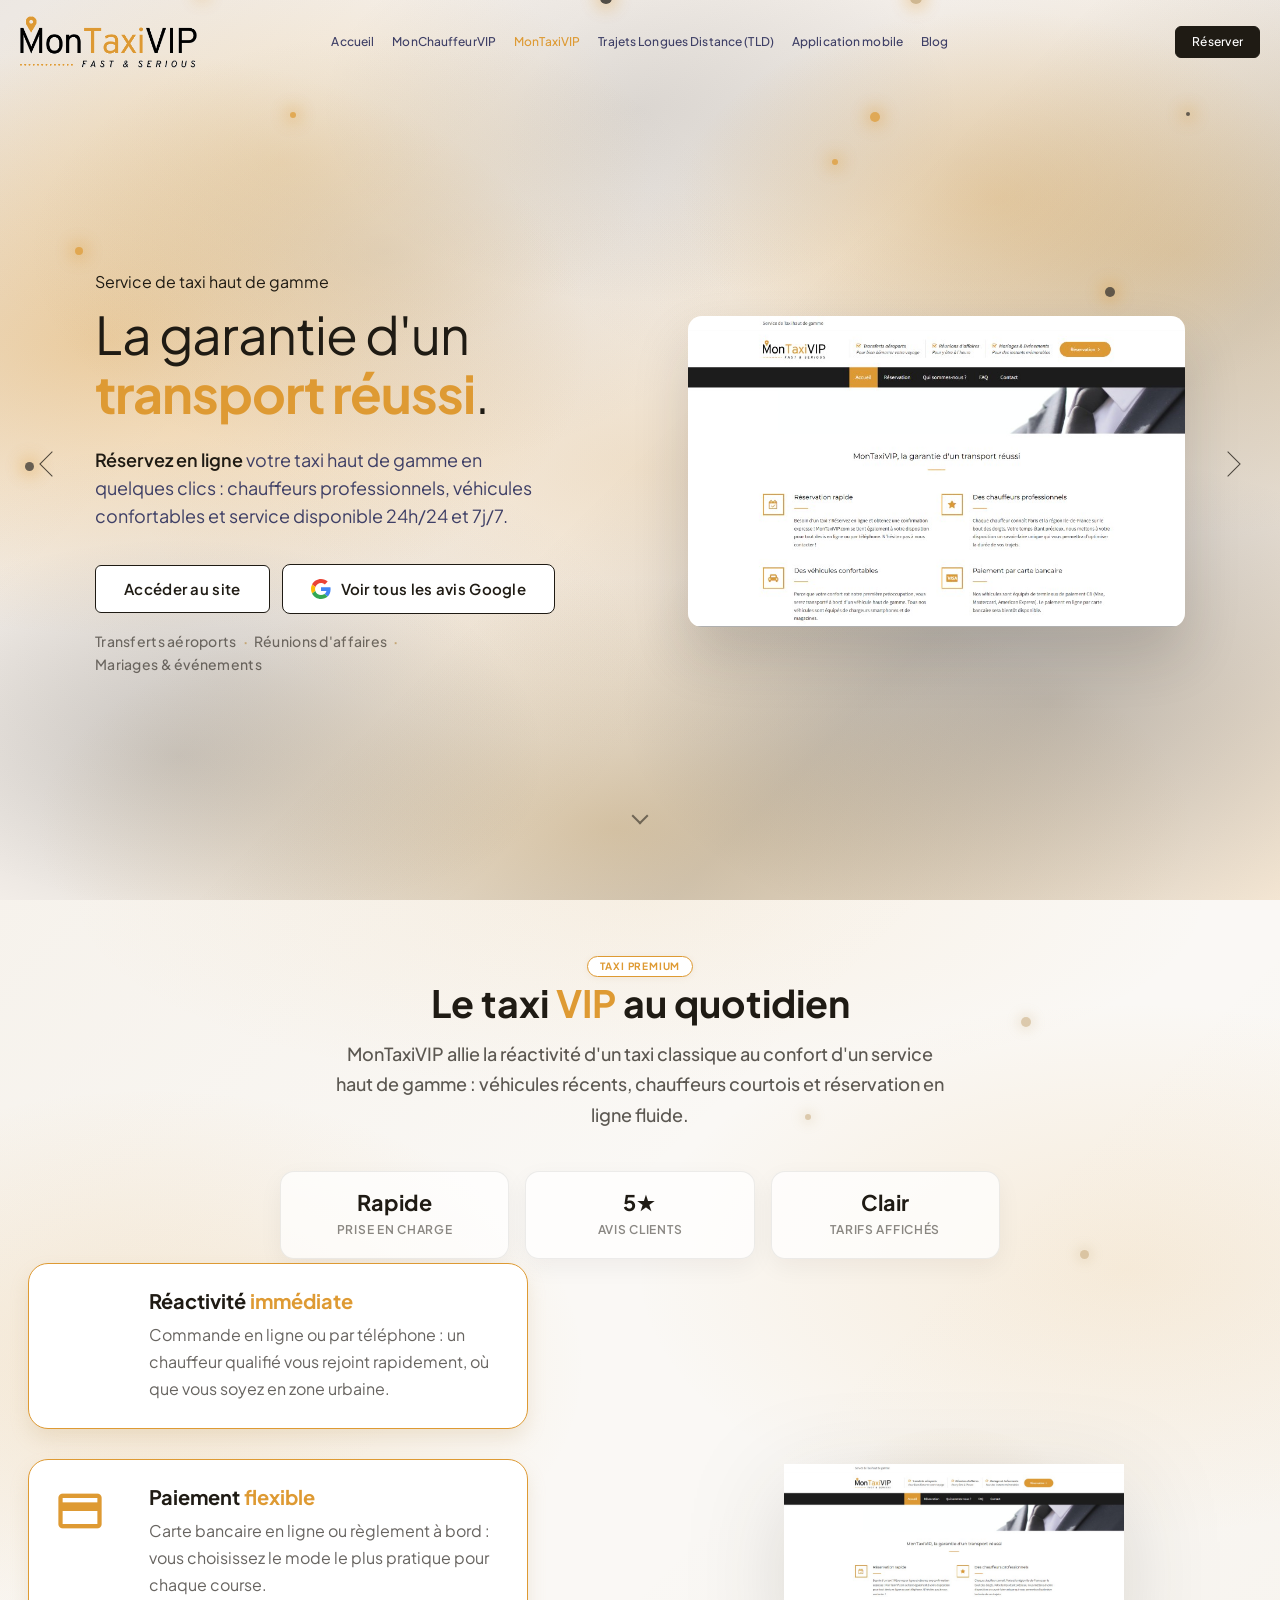
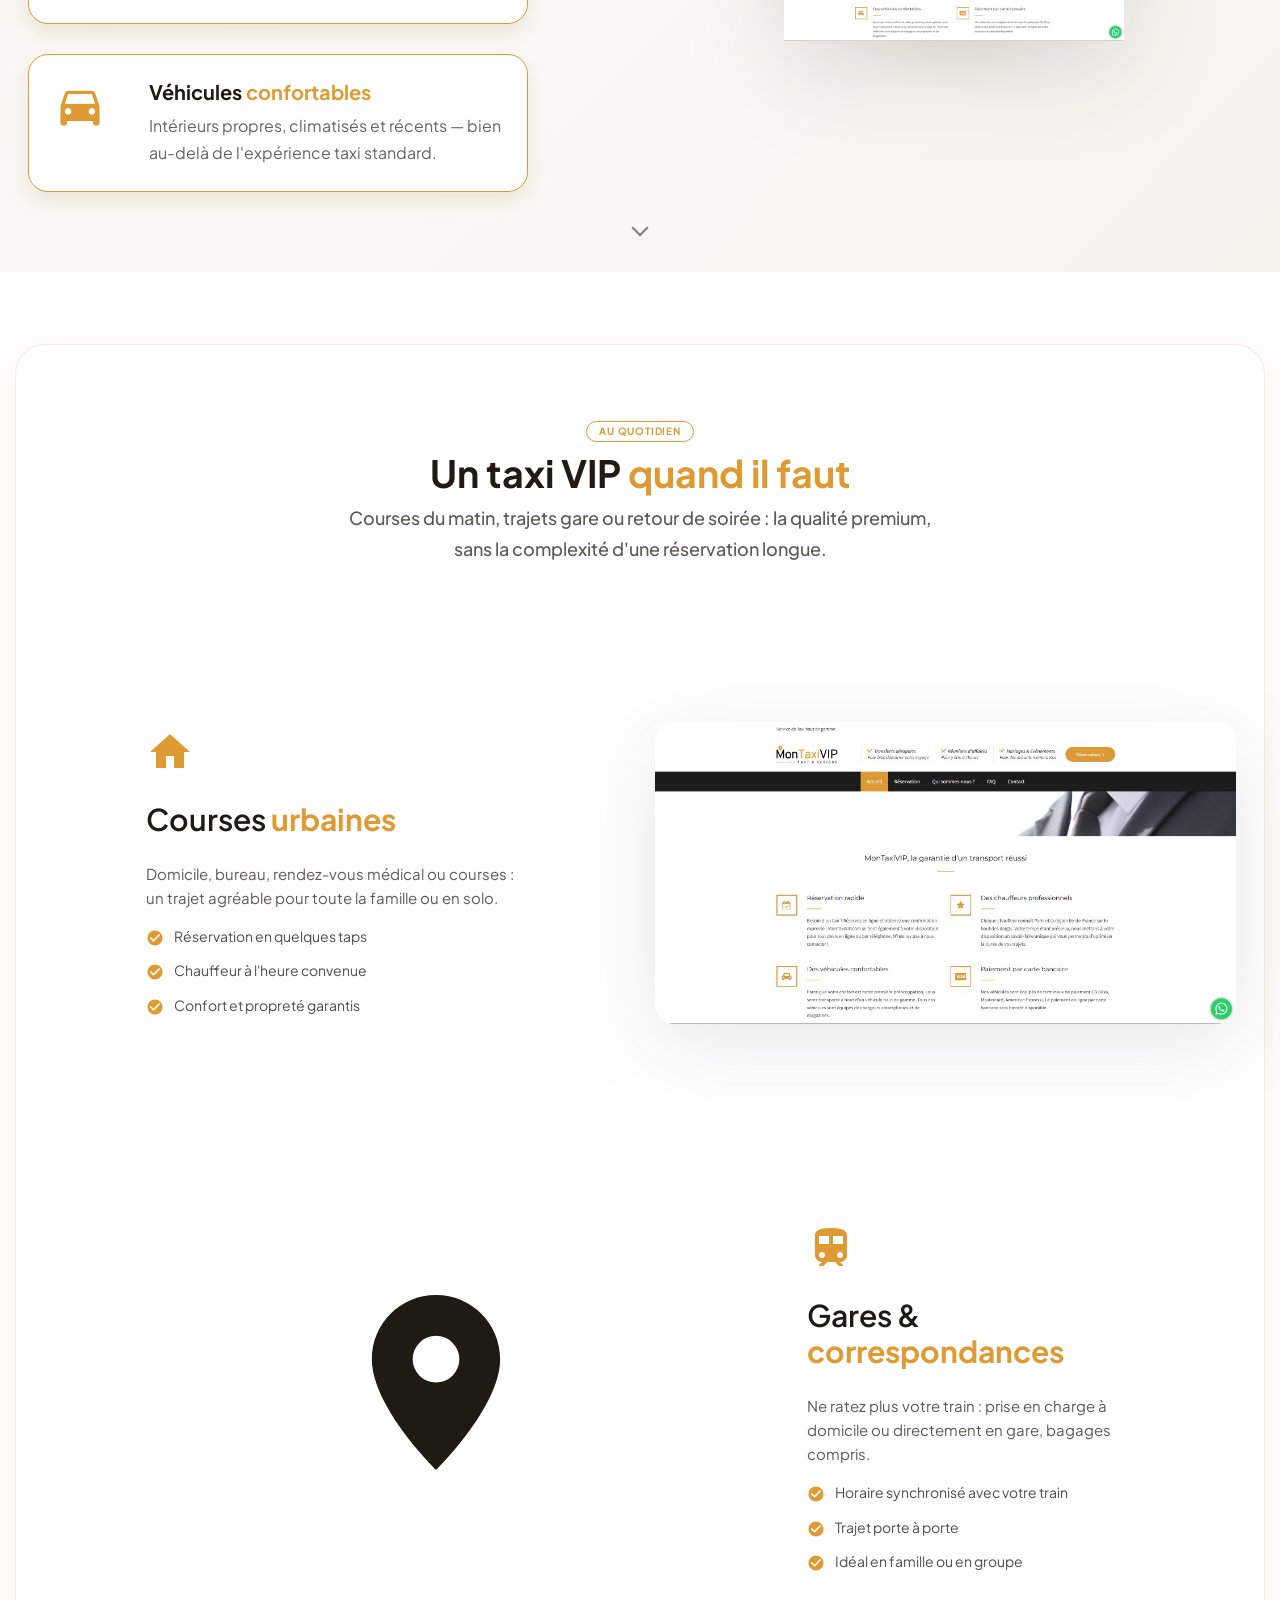
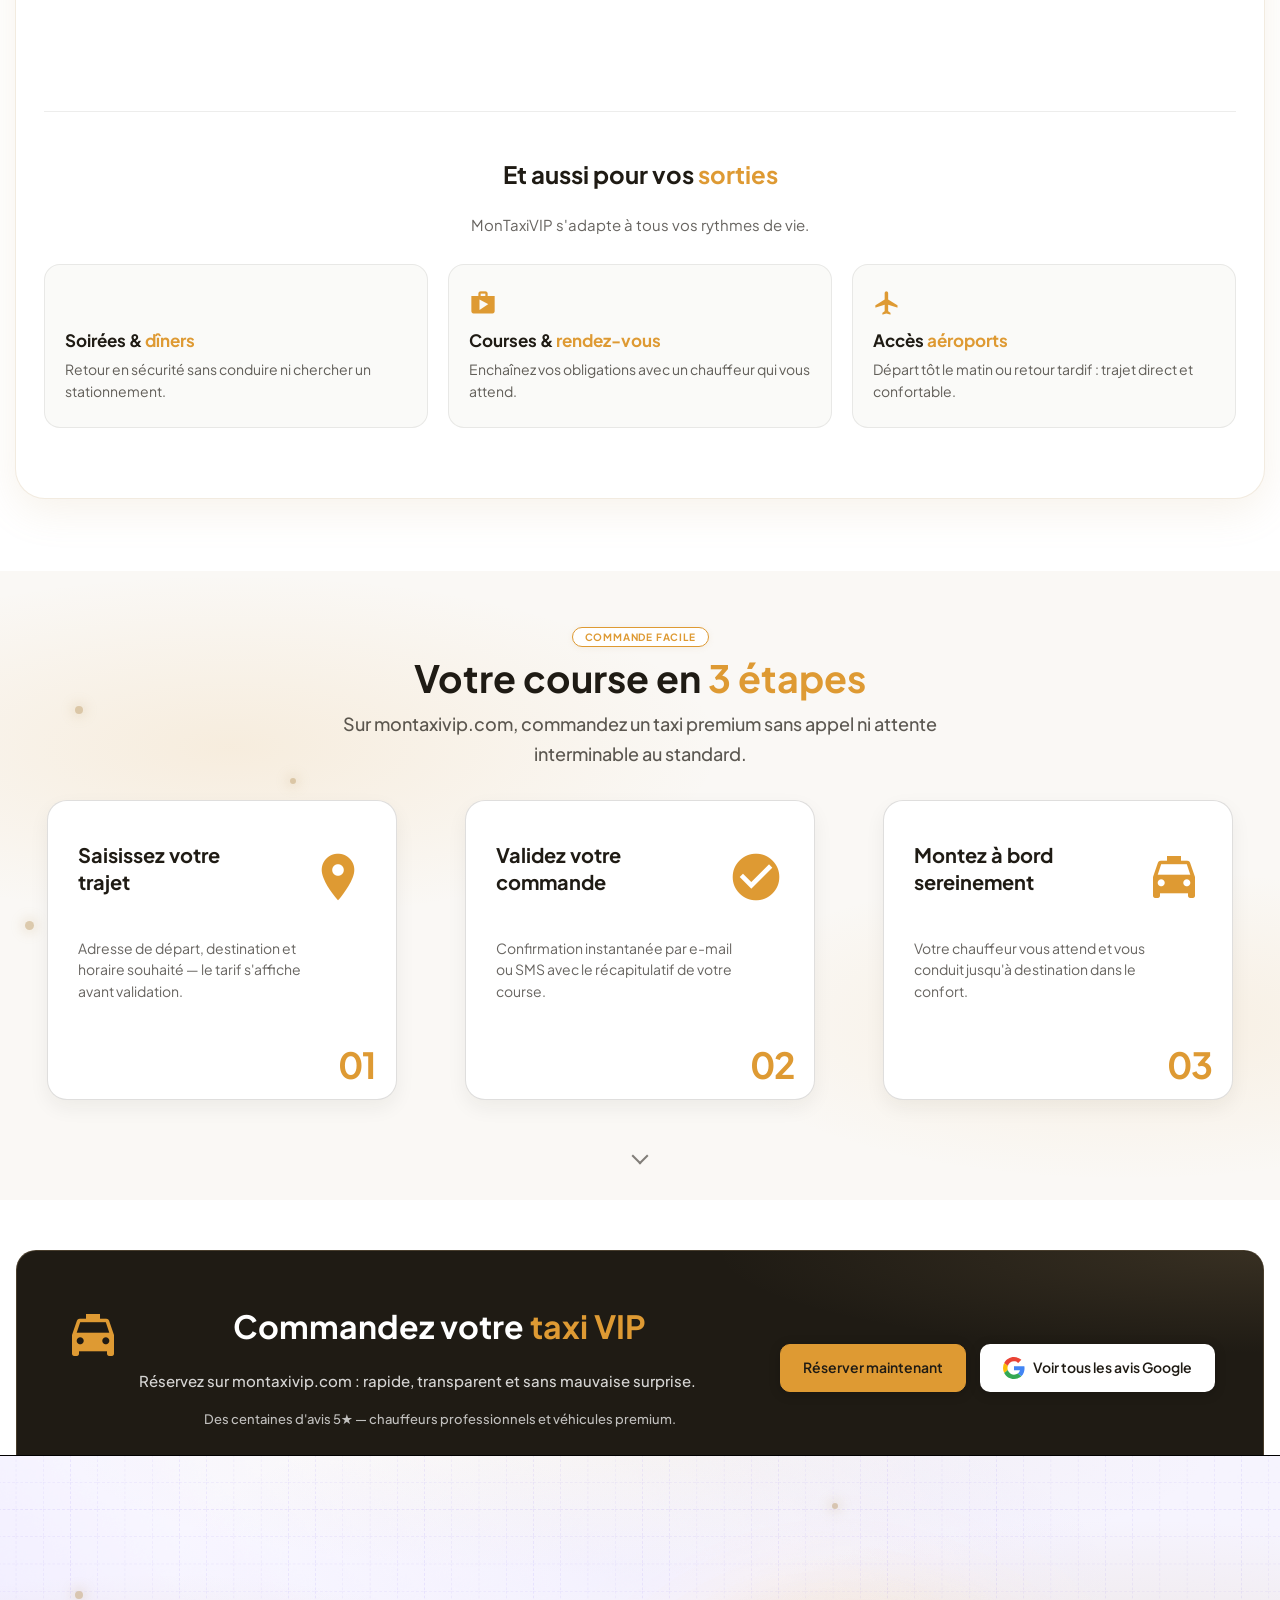
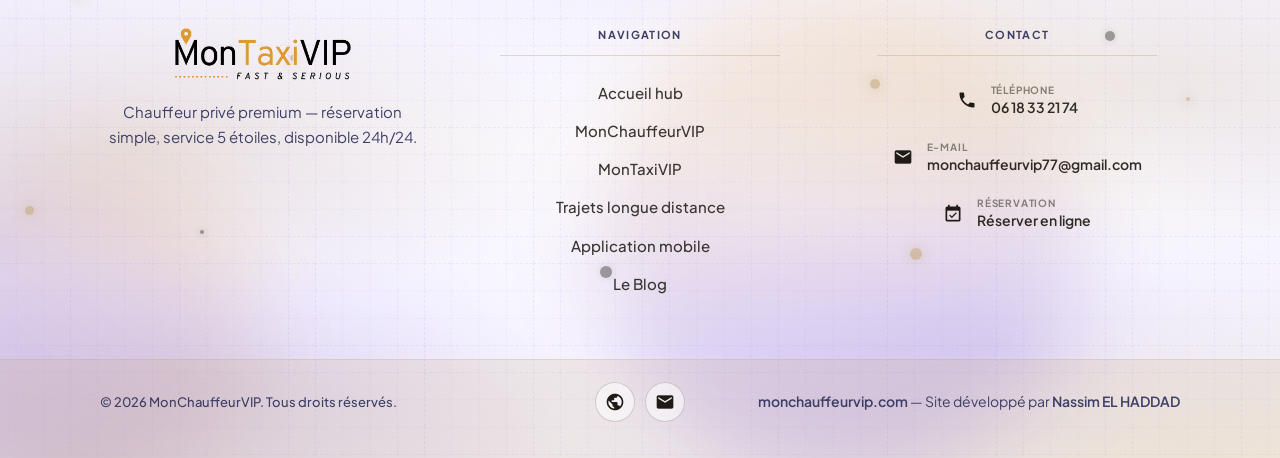
<file: montaxivip.html>
<!DOCTYPE html>
<html lang="fr">

<head>

  <meta charset="UTF-8">
  <meta http-equiv="X-UA-Compatible" content="IE=edge">
  <meta name="viewport" content="width=device-width, initial-scale=1.0">
  <meta name="description" content="MonTaxiVIP — service de taxi haut de gamme. Transferts aéroports, réunions d'affaires, mariages et événements. Réservation en ligne 24h/24.">
  <title>MonTaxiVIP | Taxi haut de gamme</title>

  <link rel="stylesheet" href="css/bootstrap.min.css">
  <link rel="stylesheet" href="css/style.css">
  <link rel="stylesheet" href="css/responsive.css">
  <link rel="stylesheet" href="css/mcv-brand.css">
  <link rel="stylesheet" href="css/mcv-responsive.css">
  <link rel="icon" href="images/favicon-32.png" type="image/png" sizes="32x32">
  <link rel="apple-touch-icon" href="images/favicon.png" sizes="180x180">
  <link rel="preconnect" href="https://fonts.googleapis.com">
  <link rel="preconnect" href="https://fonts.gstatic.com" crossorigin>
  <link href="https://fonts.googleapis.com/css2?family=Plus+Jakarta+Sans:wght@200..800&display=swap" rel="stylesheet">
  <link href="https://fonts.googleapis.com/icon?family=Material+Icons" rel="stylesheet">
  <style id="mcv-critical">
    body.mcv-landing #preloader { display: none !important; pointer-events: none !important; visibility: hidden !important; }
    body.mcv-landing .dotes_anim_bloack,
    body.mcv-landing .dotes_anim_bloack * { pointer-events: none !important; }
    body.mcv-landing .purple_backdrop { display: none !important; pointer-events: none !important; }
  </style>
</head>

<body class="mcv-landing mcv-page-service mcv-page-taxi">

  <div class="page_wrapper">

    <header>
      <div class="container">
       <nav class="navbar navbar-expand-lg mcv-navbar">
        <a class="navbar-brand mcv-brand-logo" href="index.html">
          <img class="mcv-brand-logo__img" src="images/mcv-logo-montaxivip.png" alt="MonTaxiVIP" width="200" height="56">
        </a>

        <button class="navbar-toggler" type="button" data-toggle="collapse" data-target="#navbarSupportedContent"
        aria-controls="navbarSupportedContent" aria-expanded="false" aria-label="Ouvrir le menu">
          <span class="navbar-toggler-icon">
            <div class="toggle-wrap">
              <span class="toggle-bar"></span>
            </div>
          </span>
        </button>

        <div class="collapse navbar-collapse" id="navbarSupportedContent">
          <ul class="navbar-nav mcv-nav-center">
            <li class="nav-item">
              <a class="nav-link" href="index.html">Accueil</a>
            </li>
            <li class="nav-item">
              <a class="nav-link" href="monchauffeurvip.html">MonChauffeurVIP</a>
            </li>
            <li class="nav-item active">
              <a class="nav-link" href="montaxivip.html">MonTaxiVIP</a>
            </li>
            <li class="nav-item">
              <a class="nav-link" href="tld.html"><span class="mcv-nav-label-long">Trajets Longues Distance (TLD)</span><span class="mcv-nav-label-short">TLD</span></a>
            </li>
            <li class="nav-item">
              <a class="nav-link" href="application-mobile.html"><span class="mcv-nav-label-long">Application mobile</span><span class="mcv-nav-label-short">App</span></a>
            </li>
            <li class="nav-item">
              <a class="nav-link" href="blog.html">Blog</a>
            </li>
            <li class="nav-item d-lg-none">
              <a class="btn mcv-btn-reserver" href="https://www.montaxivip.com/reservation/" target="_blank" rel="noopener noreferrer">Réserver</a>
            </li>
          </ul>
        </div>

        <a class="btn mcv-btn-reserver mcv-btn-reserver--desktop d-none d-lg-inline-flex" href="https://www.montaxivip.com/reservation/" target="_blank" rel="noopener noreferrer">Réserver</a>

        </nav>
      </div>
    </header>

    <section id="mcv-service-hero" class="banner_section banner_section--fullscreen mcv-service-hero">

      <div class="dotes_anim_bloack">
        <div class="dots dotes_1"></div>
        <div class="dots dotes_2"></div>
        <div class="dots dotes_3"></div>
        <div class="dots dotes_4"></div>
        <div class="dots dotes_5"></div>
        <div class="dots dotes_6"></div>
        <div class="dots dotes_7"></div>
        <div class="dots dotes_8"></div>
        <div class="dots dotes_9"></div>
        <div class="dots dotes_10"></div>
      </div>

      <div class="container">
        <div class="row mcv-hero-row justify-content-center">

          <div class="col-lg-6 col-md-12" data-aos="fade-right" data-aos-duration="1500">
            <div class="banner_text mcv-hero-content">
              <div class="type-wrap">
                <span id="typed" class="typed" data-typed-strings='["Service de taxi haut de gamme","Transferts aéroports","Fast &amp; Serious"]'></span>
              </div>

              <h1>La garantie d'un <span>transport réussi</span>.</h1>
              <p><span class="mcv-hero-lead">Réservez en ligne</span> votre taxi haut de gamme en quelques clics : chauffeurs professionnels, véhicules confortables et service disponible 24h/24 et 7j/7.</p>

              <div class="mcv-hero-cta-wrap">
                <a class="btn mcv-btn-reserver mcv-hero-cta-site" href="https://www.montaxivip.com/reservation/" target="_blank" rel="noopener noreferrer">Accéder au site</a>
                <a class="btn mcv-btn-google-reviews" href="https://share.google/8XCMRuYq5GdviYhvQ" target="_blank" rel="noopener noreferrer">
                  <img src="images/google-g-icon.svg" alt="" width="22" height="22" class="mcv-btn-google-reviews__icon" aria-hidden="true">
                  Voir tous les avis Google
                </a>
              </div>

              <p class="mcv-hero-trust-line">
                <span>Transferts aéroports</span>
                <span class="mcv-hero-trust-line__dot" aria-hidden="true">·</span>
                <span>Réunions d'affaires</span>
                <span class="mcv-hero-trust-line__dot" aria-hidden="true">·</span>
                <span>Mariages &amp; événements</span>
              </p>
            </div>
          </div>

          <div class="col-lg-6 col-md-12" data-aos="fade-in" data-aos-duration="1500">
            <div class="banner_shape_images banner_app_preview mcv-hero-visual mcv-hero-visual--photo">
              <div class="mcv-hero-visual__glow" aria-hidden="true"></div>
              <div class="hero_image_1 mcv-hero-photo-float">
                <img src="images/mcv-hero-montaxivip.png" class="mcv-hero-photo mcv-hero-photo--taxi" alt="Capture du site MonTaxiVIP — service de taxi haut de gamme">
              </div>
            </div>
          </div>

        </div>
      </div>

      <a href="#mcv-features" class="mcv-hero-scroll" aria-label="Aller à la section suivante">
        <span class="mcv-hero-scroll__icon" aria-hidden="true"></span>
      </a>
    </section>

    <section id="mcv-features" class="row_am whychoose_section mcv-features-section mcv-service-template-section" aria-labelledby="mcv-features-title">

      <div class="dotes_anim_bloack mcv-features-dots" aria-hidden="true">
        <div class="dots dotes_2"></div>
        <div class="dots dotes_5"></div>
        <div class="dots dotes_8"></div>
        <div class="dots dotes_10"></div>
      </div>

      <div class="inner_sec">
        <div class="container">
          <div class="section_title top_content mcv-features-heading" data-aos="fade-up" data-aos-duration="1500" data-aos-delay="300">
            <span class="title_badge mcv-features-badge mb-1">Taxi premium</span>
            <h2 id="mcv-features-title">Le taxi <span>VIP</span> au quotidien</h2>
            <p>MonTaxiVIP allie la réactivité d'un taxi classique au confort d'un service haut de gamme : véhicules récents, chauffeurs courtois et réservation en ligne fluide.</p>
          </div>

          <ul class="mcv-svc-stats" data-aos="fade-up" data-aos-duration="1000" data-aos-delay="200" aria-label="Points forts MonTaxiVIP">
            <li class="mcv-svc-stat"><strong>Rapide</strong><span>Prise en charge</span></li>
            <li class="mcv-svc-stat"><strong>5★</strong><span>Avis clients</span></li>
            <li class="mcv-svc-stat"><strong>Clair</strong><span>Tarifs affichés</span></li>
          </ul>

          <div class="row whychoose_dh">
            <div class="col-lg-6">
              <div class="whychoose_box" data-aos="fade-up" data-aos-duration="1000" data-aos-delay="100">
                <div class="choose_icon"><span class="material-icons mcv-icon mcv-icon--atout" aria-hidden="true">speed</span></div>
                <div class="choose_text">
                  <h6>Réactivité <span>immédiate</span></h6>
                  <p>Commande en ligne ou par téléphone : un chauffeur qualifié vous rejoint rapidement, où que vous soyez en zone urbaine.</p>
                </div>
              </div>
              <div class="whychoose_box" data-aos="fade-up" data-aos-duration="1000" data-aos-delay="200">
                <div class="choose_icon"><span class="material-icons mcv-icon mcv-icon--atout" aria-hidden="true">payments</span></div>
                <div class="choose_text">
                  <h6>Paiement <span>flexible</span></h6>
                  <p>Carte bancaire en ligne ou règlement à bord : vous choisissez le mode le plus pratique pour chaque course.</p>
                </div>
              </div>
              <div class="whychoose_box" data-aos="fade-up" data-aos-duration="1000" data-aos-delay="300">
                <div class="choose_icon"><span class="material-icons mcv-icon mcv-icon--atout" aria-hidden="true">directions_car</span></div>
                <div class="choose_text">
                  <h6>Véhicules <span>confortables</span></h6>
                  <p>Intérieurs propres, climatisés et récents — bien au-delà de l'expérience taxi standard.</p>
                </div>
              </div>
            </div>
            <div class="col-lg-6">
              <div class="mcv-features-visual-col" data-aos="fade-up" data-aos-duration="1500" data-aos-delay="150">
                <div class="choose_img mcv-features-visual">
                  <div class="mcv-features-visual__glow" aria-hidden="true"></div>
                  <img src="images/mcv-hero-montaxivip.png" class="mcv-features-screen moving_position_animatin" alt="Taxi premium MonTaxiVIP">
                </div>
              </div>
            </div>
          </div>
        </div>
      </div>

      <a href="#mcv-service-highlights" class="mcv-hero-scroll" aria-label="Aller à la section suivante">
        <span class="mcv-hero-scroll__icon" aria-hidden="true"></span>
      </a>
    </section>

    <section id="mcv-service-highlights" class="row_am service_section best_features mcv-best-features-section mcv-service-highlights-section section_inner_padding" aria-labelledby="mcv-highlights-title">
      <div class="inner_sec">
        <div class="container">
          <div class="section_title mcv-best-features-heading" data-aos="fade-up" data-aos-duration="1500" data-aos-delay="300">
            <span class="title_badge mcv-best-features-badge mb-1">Au quotidien</span>
            <h2 id="mcv-highlights-title">Un taxi VIP <span>quand il faut</span></h2>
            <p>Courses du matin, trajets gare ou retour de soirée : la qualité premium, sans la complexité d'une réservation longue.</p>
          </div>

          <div class="row service_blocks">
            <div class="col-lg-1 col-md-12"></div>
            <div class="col-lg-5 col-md-12">
              <div class="service_text" data-aos="fade-up" data-aos-duration="1500">
                <span class="section_icon"><span class="material-icons mcv-icon mcv-icon--bf" aria-hidden="true">home</span></span>
                <h4>Courses <span>urbaines</span></h4>
                <p>Domicile, bureau, rendez-vous médical ou courses : un trajet agréable pour toute la famille ou en solo.</p>
                <ul class="mcv-svc-checklist">
                  <li><span class="material-icons" aria-hidden="true">check_circle</span>Réservation en quelques taps</li>
                  <li><span class="material-icons" aria-hidden="true">check_circle</span>Chauffeur à l'heure convenue</li>
                  <li><span class="material-icons" aria-hidden="true">check_circle</span>Confort et propreté garantis</li>
                </ul>
              </div>
            </div>
            <div class="col-lg-6 col-md-12">
              <div class="img mcv-service-highlight-visual" data-aos="fade-up" data-aos-duration="1500">
                <img src="images/mcv-hero-montaxivip.png" class="mcv-service-highlight-img moving_position_animatin" alt="Course quotidienne MonTaxiVIP">
              </div>
            </div>
          </div>

          <div class="row service_blocks flex-row-reverse">
            <div class="col-lg-5 col-md-12">
              <div class="service_text right_side" data-aos="fade-up" data-aos-duration="1500">
                <span class="section_icon"><span class="material-icons mcv-icon mcv-icon--bf" aria-hidden="true">train</span></span>
                <h4>Gares &amp; <span>correspondances</span></h4>
                <p>Ne ratez plus votre train : prise en charge à domicile ou directement en gare, bagages compris.</p>
                <ul class="mcv-svc-checklist">
                  <li><span class="material-icons" aria-hidden="true">check_circle</span>Horaire synchronisé avec votre train</li>
                  <li><span class="material-icons" aria-hidden="true">check_circle</span>Trajet porte à porte</li>
                  <li><span class="material-icons" aria-hidden="true">check_circle</span>Idéal en famille ou en groupe</li>
                </ul>
              </div>
            </div>
            <div class="col-lg-6 col-md-12">
              <div class="img mcv-service-highlight-visual" data-aos="fade-up" data-aos-duration="1500">
                <img src="images/mcv-atout-reservation.svg" class="mcv-service-highlight-img mcv-service-highlight-img--icon moving_position_animatin" alt="" aria-hidden="true">
              </div>
            </div>
          </div>

          <div class="mcv-svc-usecases" data-aos="fade-up" data-aos-duration="1000">
            <h3 class="mcv-svc-usecases__title">Et aussi pour vos <span>sorties</span></h3>
            <p class="mcv-svc-usecases__lead">MonTaxiVIP s'adapte à tous vos rythmes de vie.</p>
            <article class="mcv-svc-usecase-card">
              <span class="material-icons" aria-hidden="true">nightlife</span>
              <h3>Soirées &amp; <span>dîners</span></h3>
              <p>Retour en sécurité sans conduire ni chercher un stationnement.</p>
            </article>
            <article class="mcv-svc-usecase-card">
              <span class="material-icons" aria-hidden="true">shopping_bag</span>
              <h3>Courses &amp; <span>rendez-vous</span></h3>
              <p>Enchaînez vos obligations avec un chauffeur qui vous attend.</p>
            </article>
            <article class="mcv-svc-usecase-card">
              <span class="material-icons" aria-hidden="true">flight</span>
              <h3>Accès <span>aéroports</span></h3>
              <p>Départ tôt le matin ou retour tardif : trajet direct et confortable.</p>
            </article>
          </div>
        </div>
      </div>
    </section>

    <section id="mcv-how-it-works" class="row_am howwork_section mcv-howwork-section" aria-labelledby="mcv-how-title">

      <div class="dotes_anim_bloack mcv-howwork-dots" aria-hidden="true">
        <div class="dots dotes_1"></div>
        <div class="dots dotes_4"></div>
        <div class="dots dotes_7"></div>
        <div class="dots dotes_10"></div>
      </div>

      <div class="inner_sec">
        <div class="container">
          <div class="section_title mcv-howwork-heading" data-aos="fade-up" data-aos-duration="1000" data-aos-delay="100">
            <span class="title_badge mcv-howwork-badge mb-1">Commande facile</span>
            <h2 id="mcv-how-title">Votre course en <span>3 étapes</span></h2>
            <p>Sur montaxivip.com, commandez un taxi premium sans appel ni attente interminable au standard.</p>
          </div>
          <div class="row work_blocks">
            <div class="col-lg-4 col-md-12" data-aos="fade-up" data-aos-duration="1000" data-aos-delay="100">
              <div class="work_box">
                <div class="work_title">
                  <h6>Saisissez votre <br> trajet</h6>
                  <span class="material-icons mcv-icon mcv-icon--work work_icon" aria-hidden="true">place</span>
                </div>
                <div class="work_text">
                  <p>Adresse de départ, destination et horaire souhaité — le tarif s'affiche avant validation.</p>
                </div>
                <div class="work_step"><div class="step-box">01</div></div>
              </div>
            </div>
            <div class="col-lg-4 col-md-12" data-aos="fade-up" data-aos-duration="1000" data-aos-delay="200">
              <div class="work_box">
                <div class="work_title">
                  <h6>Validez votre <br> commande</h6>
                  <span class="material-icons mcv-icon mcv-icon--work work_icon" aria-hidden="true">check_circle</span>
                </div>
                <div class="work_text">
                  <p>Confirmation instantanée par e-mail ou SMS avec le récapitulatif de votre course.</p>
                </div>
                <div class="work_step"><div class="step-box">02</div></div>
              </div>
            </div>
            <div class="col-lg-4 col-md-12" data-aos="fade-up" data-aos-duration="1000" data-aos-delay="300">
              <div class="work_box">
                <div class="work_title">
                  <h6>Montez à bord <br> sereinement</h6>
                  <span class="material-icons mcv-icon mcv-icon--work work_icon" aria-hidden="true">local_taxi</span>
                </div>
                <div class="work_text">
                  <p>Votre chauffeur vous attend et vous conduit jusqu'à destination dans le confort.</p>
                </div>
                <div class="work_step"><div class="step-box">03</div></div>
              </div>
            </div>
          </div>
        </div>
      </div>

      <a href="#mcv-svc-cta" class="mcv-hero-scroll" aria-label="Aller à la réservation">
        <span class="mcv-hero-scroll__icon" aria-hidden="true"></span>
      </a>
    </section>

    <section class="cta_section new white_text mcv-cta-section mcv-service-cta-section" id="mcv-svc-cta">
      <div class="container">
        <div class="cta_box">
          <div class="left">
            <div class="section_title" data-aos="fade-in" data-aos-duration="1500" data-aos-delay="100">
              <span class="material-icons mcv-icon mcv-icon--contact customer_icon" aria-hidden="true">local_taxi</span>
              <h3>Commandez votre <span>taxi VIP</span></h3>
              <p>Réservez sur montaxivip.com : rapide, transparent et sans mauvaise surprise.</p>
              <span class="mcv-svc-cta-note">Des centaines d'avis 5★ — chauffeurs professionnels et véhicules premium.</span>
            </div>
          </div>
          <div class="right">
            <div class="btn_block mcv-service-cta-actions">
              <a class="btn mcv-btn-reserver mcv-cta-btn mcv-cta-btn--book" href="https://www.montaxivip.com/reservation/" target="_blank" rel="noopener noreferrer">Réserver maintenant</a>
              <a class="btn mcv-btn-google-reviews mcv-cta-btn mcv-cta-btn--reviews" href="https://share.google/8XCMRuYq5GdviYhvQ" target="_blank" rel="noopener noreferrer">
                <img src="images/google-g-icon.svg" alt="" width="22" height="22" class="mcv-btn-google-reviews__icon" aria-hidden="true">
                Voir tous les avis Google
              </a>
            </div>
          </div>
        </div>
      </div>
    </section>


    <!-- Footer-Section start -->
    <footer class="mcv-footer">
        <div class="top_footer" id="contact">

          <div class="dotes_anim_bloack mcv-footer-dots" aria-hidden="true">
            <div class="dots dotes_1"></div>
            <div class="dots dotes_2"></div>
            <div class="dots dotes_3"></div>
            <div class="dots dotes_4"></div>
            <div class="dots dotes_5"></div>
            <div class="dots dotes_6"></div>
            <div class="dots dotes_7"></div>
            <div class="dots dotes_8"></div>
            <div class="dots dotes_9"></div>
            <div class="dots dotes_10"></div>
          </div>

          <div class="container">
            <div class="mcv-footer-main">
              <div class="mcv-footer-col mcv-footer-col--brand">
                <a href="montaxivip.html" class="mcv-footer-logo">
                  <img class="mcv-brand-logo__img" src="images/mcv-logo-montaxivip.png" alt="MonTaxiVIP" width="200" height="56">
                </a>
                <p class="mcv-footer-tagline">Chauffeur privé premium — réservation simple, service 5 étoiles, disponible 24h/24.</p>
              </div>

              <nav class="mcv-footer-col mcv-footer-col--nav" aria-label="Navigation pied de page">
                <h2 class="mcv-footer-heading">Navigation</h2>
                <ul class="mcv-footer-links">
                  <li><a href="index.html">Accueil hub</a></li>
                  <li><a href="monchauffeurvip.html">MonChauffeurVIP</a></li>
                  <li><a href="montaxivip.html">MonTaxiVIP</a></li>
                  <li><a href="tld.html">Trajets longue distance</a></li>
                  <li><a href="application-mobile.html">Application mobile</a></li>
                  <li><a href="blog.html">Le Blog</a></li>
                </ul>
              </nav>

              <div class="mcv-footer-col mcv-footer-col--contact">
                <h2 class="mcv-footer-heading">Contact</h2>
                <ul class="mcv-footer-contact-list">
                  <li>
                    <a href="tel:+33618332174" class="mcv-footer-contact-link">
                      <span class="material-icons" aria-hidden="true">call</span>
                      <span class="mcv-footer-contact-link__text">
                        <span class="mcv-footer-contact-link__label">Téléphone</span>
                        <span class="mcv-footer-contact-link__value">06 18 33 21 74</span>
                      </span>
                    </a>
                  </li>
                  <li>
                    <a href="mailto:monchauffeurvip77@gmail.com" class="mcv-footer-contact-link">
                      <span class="material-icons" aria-hidden="true">mail</span>
                      <span class="mcv-footer-contact-link__text">
                        <span class="mcv-footer-contact-link__label">E-mail</span>
                        <span class="mcv-footer-contact-link__value">monchauffeurvip77@gmail.com</span>
                      </span>
                    </a>
                  </li>
                  <li>
                    <a href="https://monchauffeurvip.com" class="mcv-footer-contact-link" target="_blank" rel="noopener noreferrer">
                      <span class="material-icons" aria-hidden="true">event_available</span>
                      <span class="mcv-footer-contact-link__text">
                        <span class="mcv-footer-contact-link__label">Réservation</span>
                        <span class="mcv-footer-contact-link__value">Réserver en ligne</span>
                      </span>
                    </a>
                  </li>
                </ul>
              </div>
            </div>
          </div>

          <div class="mcv-footer-bottom">
            <div class="container">
              <div class="mcv-footer-bottom__inner">
                <p class="mcv-footer-copy">© <span id="mcv-current-year"></span> MonChauffeurVIP. Tous droits réservés.</p>
                <ul class="mcv-footer-social">
                  <li>
                    <a href="https://monchauffeurvip.com" target="_blank" rel="noopener noreferrer" aria-label="Site web MonChauffeurVIP">
                      <span class="material-icons" aria-hidden="true">public</span>
                    </a>
                  </li>
                  <li>
                    <a href="mailto:monchauffeurvip77@gmail.com" aria-label="Envoyer un e-mail">
                      <span class="material-icons" aria-hidden="true">mail</span>
                    </a>
                  </li>
                </ul>
                <p class="mcv-footer-site-meta">
                  <a href="https://monchauffeurvip.com" class="mcv-footer-site-link" target="_blank" rel="noopener noreferrer">monchauffeurvip.com</a>
                  <span class="mcv-footer-dev-credit"> — Site développé par <a href="https://www.linkedin.com/in/nassim-elhaddad/" class="mcv-footer-dev-link" target="_blank" rel="noopener noreferrer">Nassim EL HADDAD</a></span>
                </p>
              </div>
            </div>
          </div>

        </div>
    </footer>
    <!-- Footer-Section end -->

    <div class="go_top" id="Gotop">
      <span><i class="material-icons">keyboard_arrow_up</i></span>
    </div>


  </div>

  <script src="js/jquery.js"></script>
  <script src="js/bootstrap.min.js"></script>
  <script src="js/mcv-typed.js"></script>
  <script src="js/mcv-hero-service-nav.js"></script>
  <script src="js/main.js"></script>

</body>

</html>
</file>
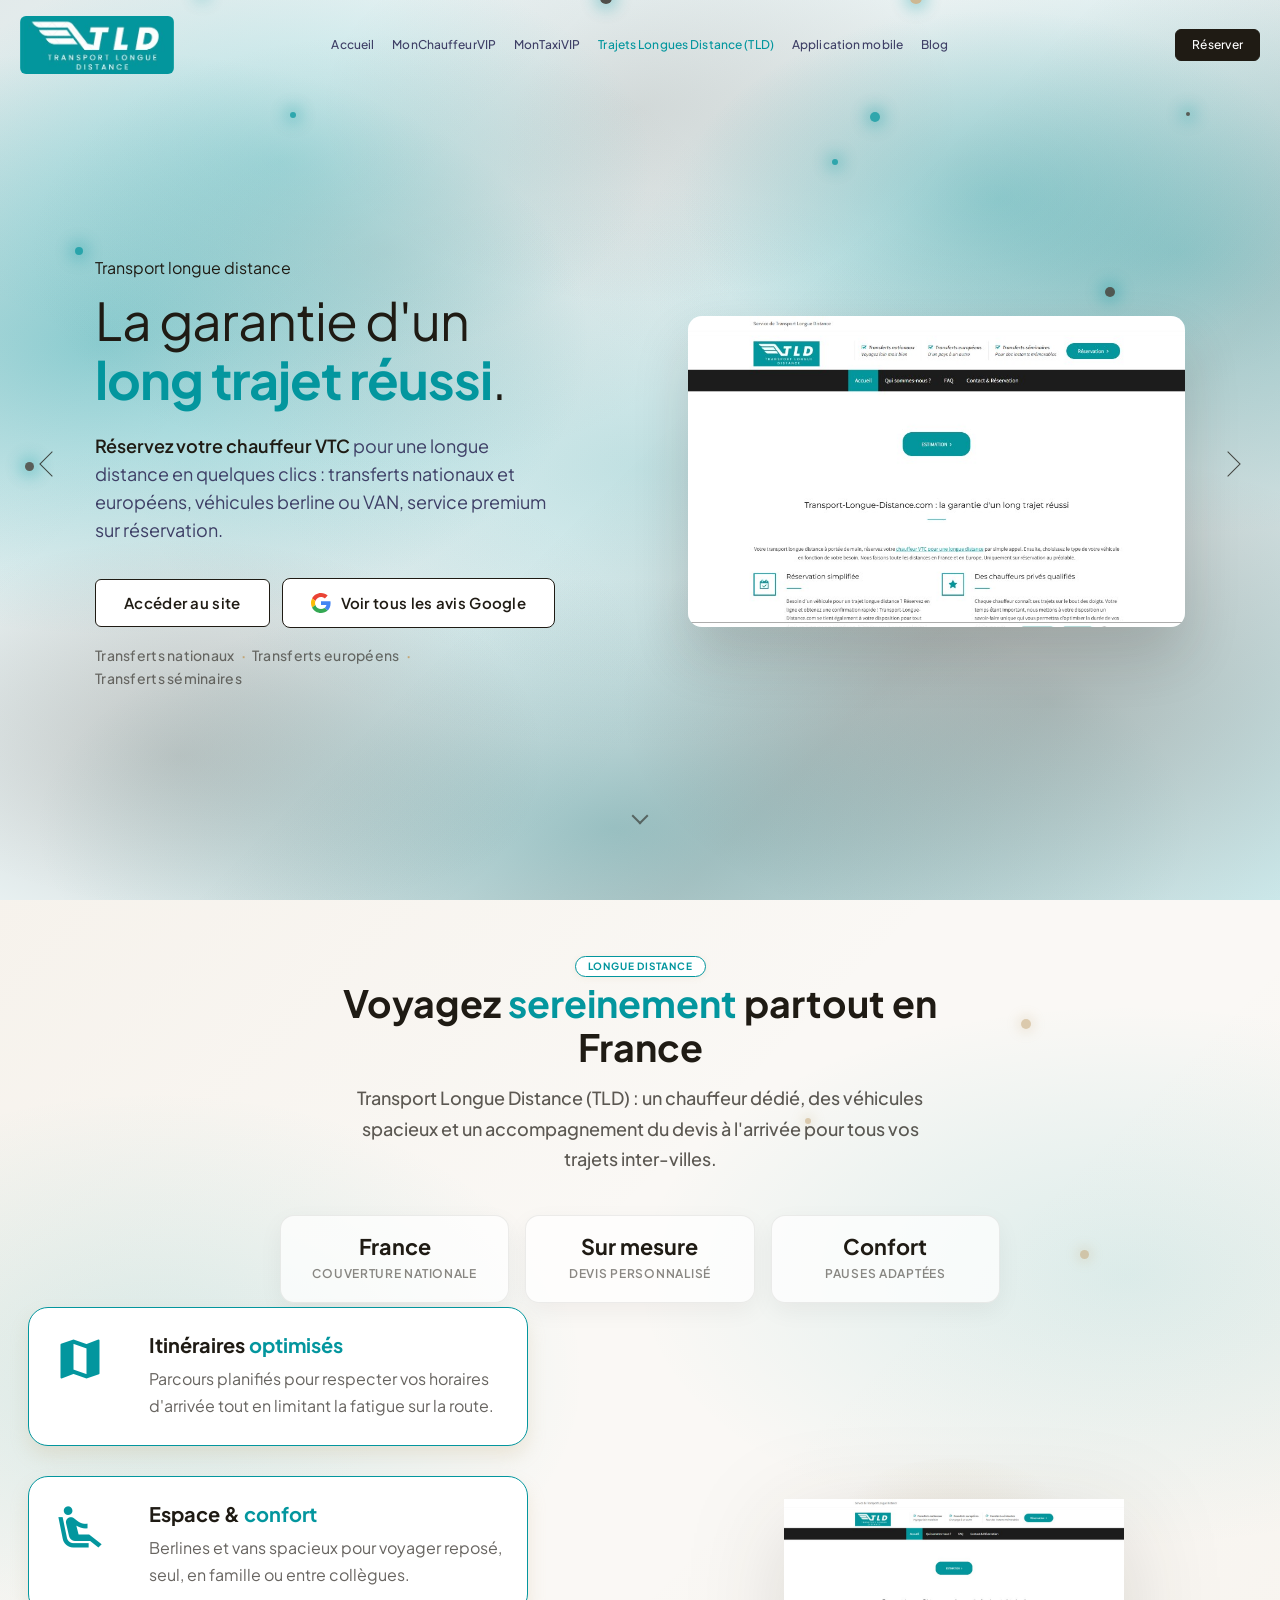
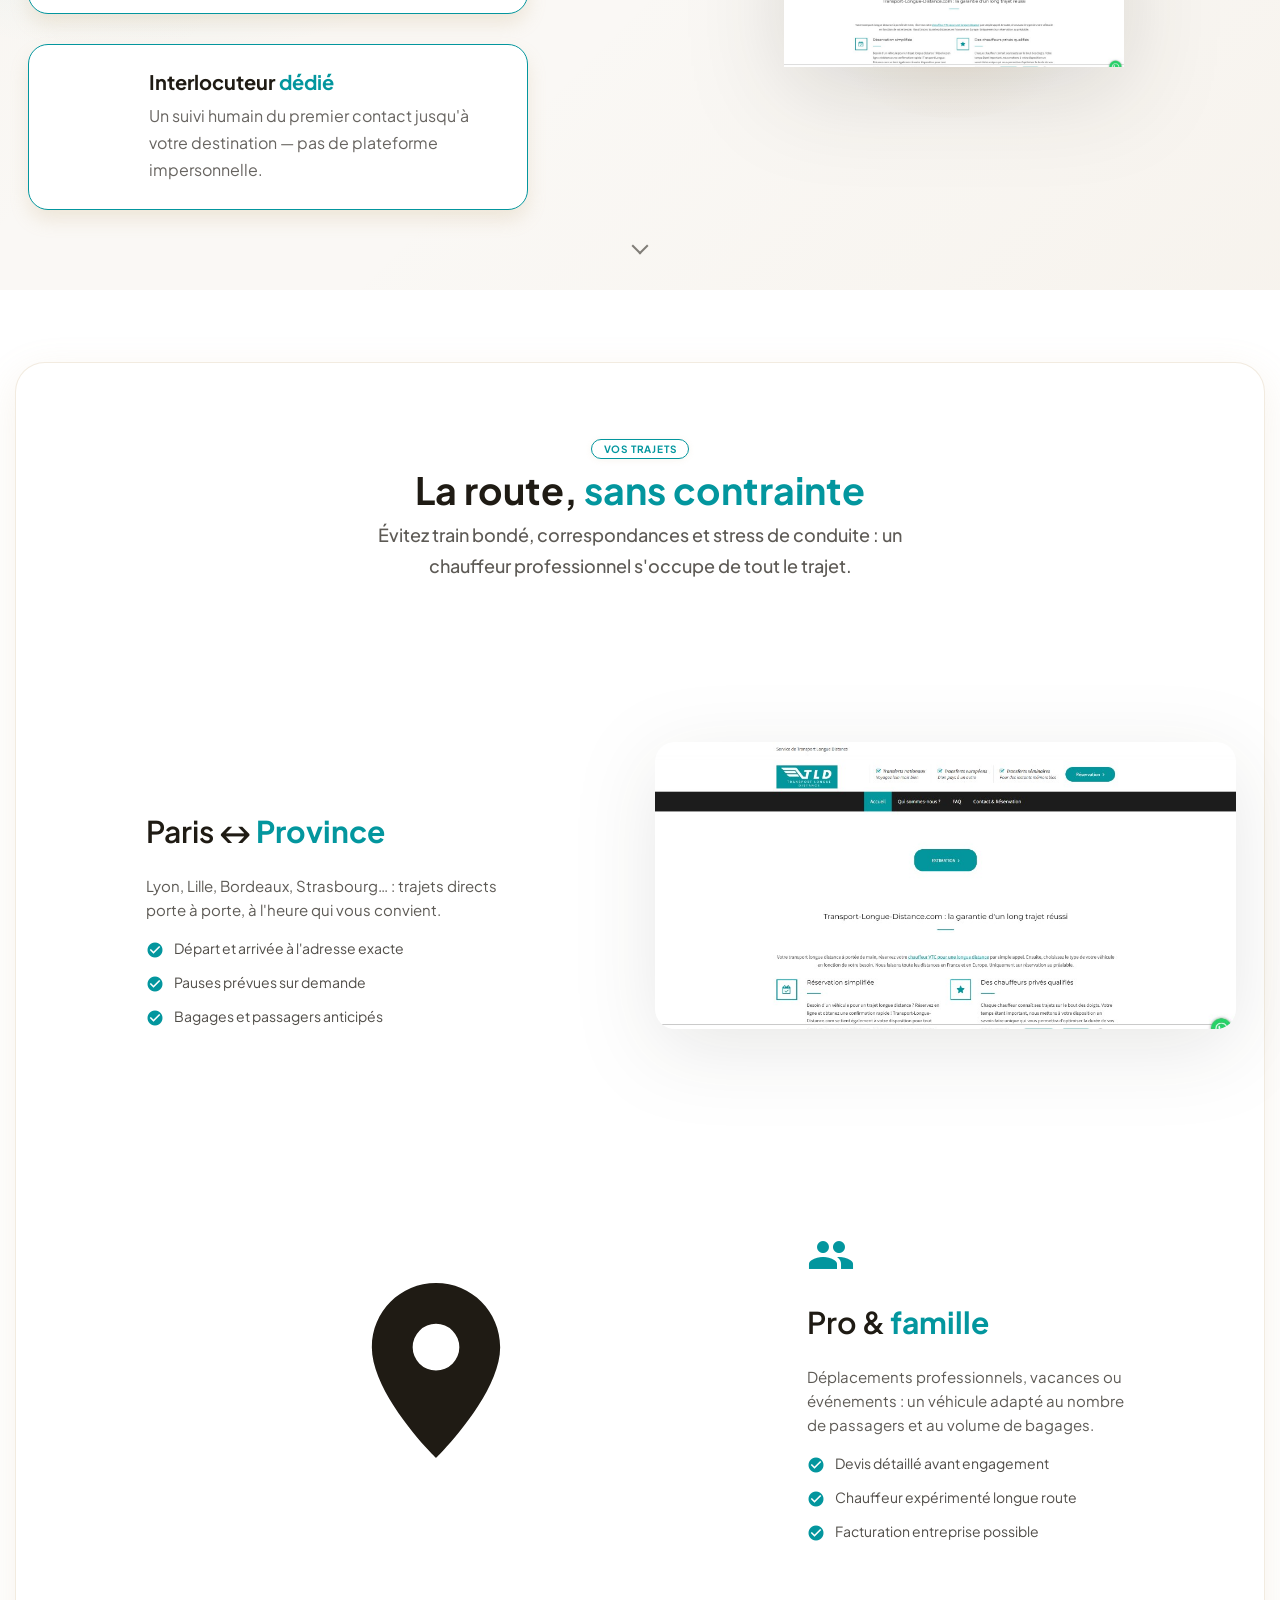
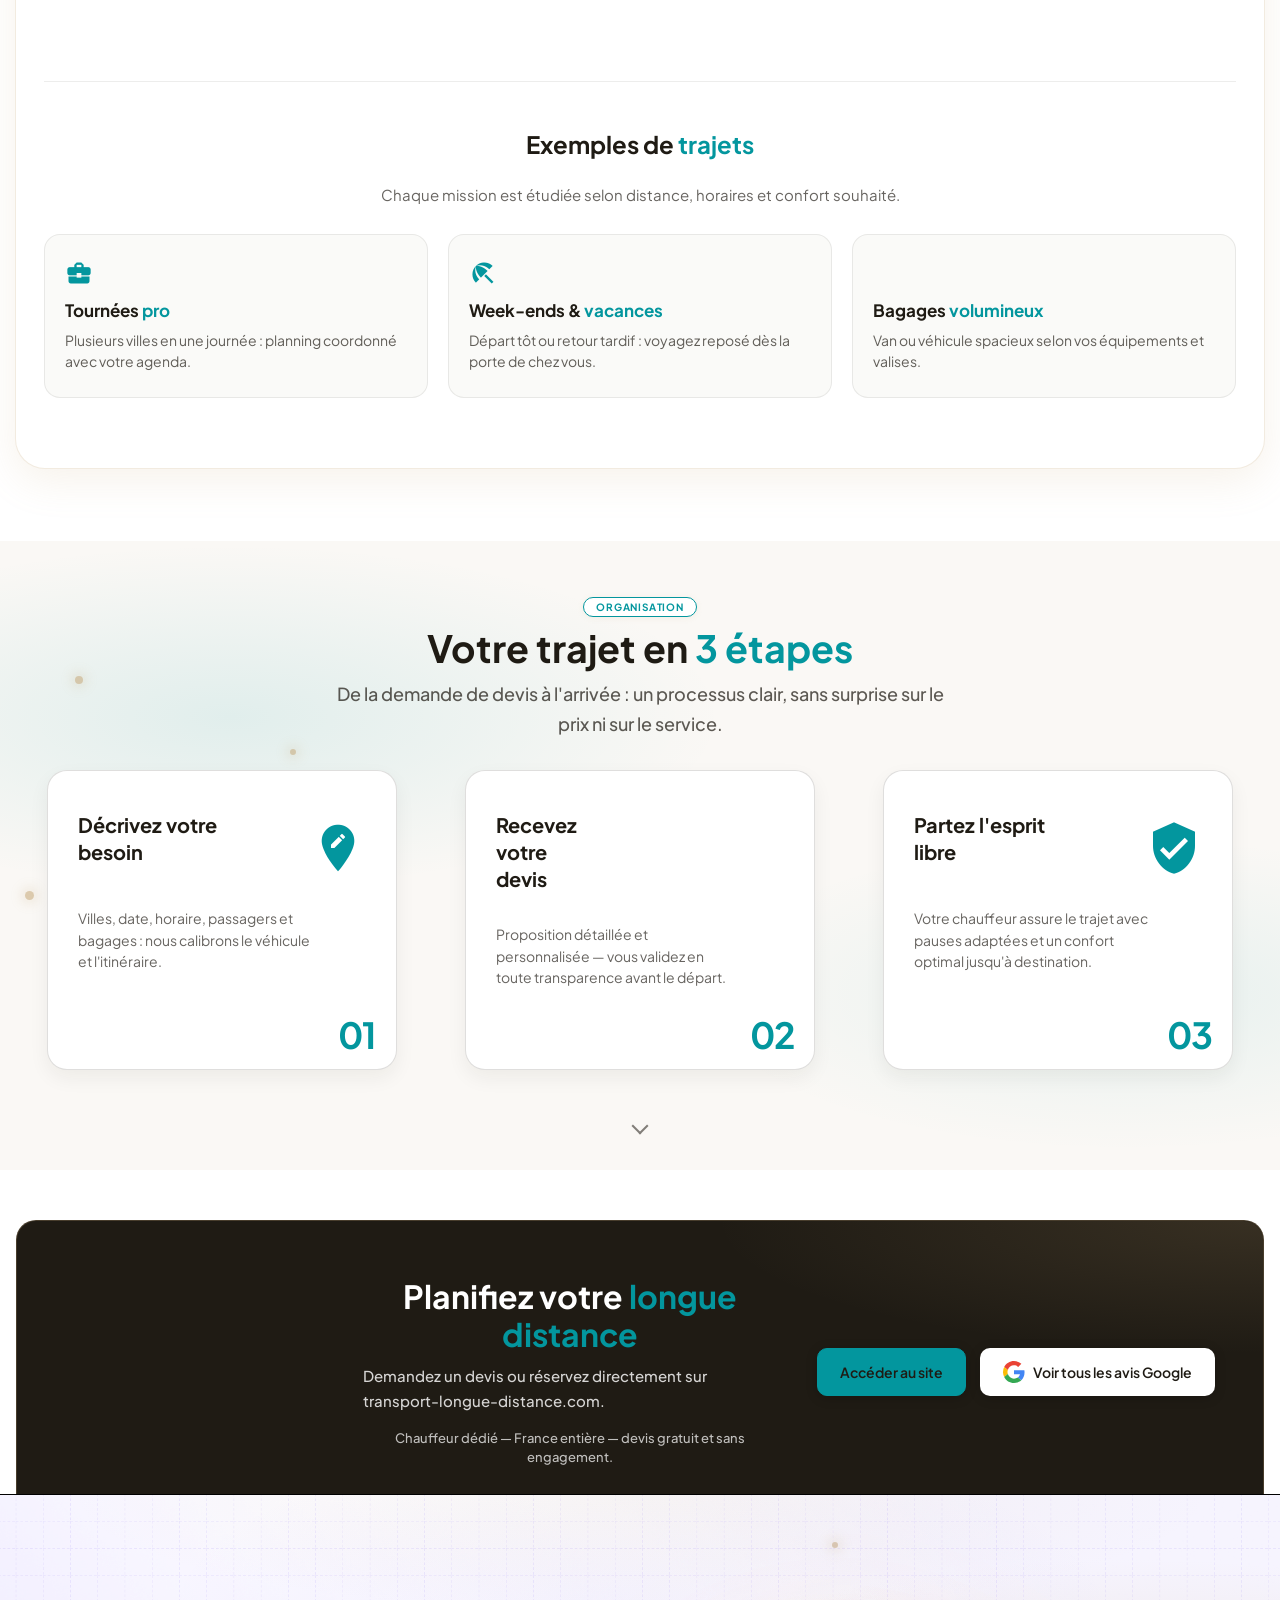
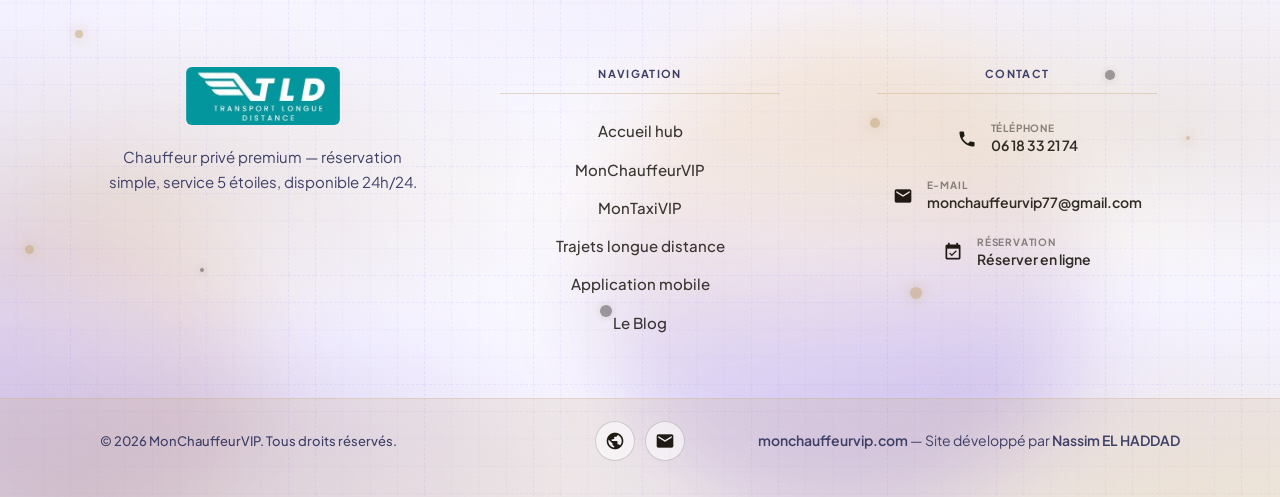
<file: tld.html>
<!DOCTYPE html>
<html lang="fr">

<head>

  <meta charset="UTF-8">
  <meta http-equiv="X-UA-Compatible" content="IE=edge">
  <meta name="viewport" content="width=device-width, initial-scale=1.0">
  <meta name="description" content="TLD — Transport Longue Distance. Transferts nationaux, européens et séminaires. Chauffeur VTC pour vos longs trajets en France et en Europe.">
  <title>TLD | Transport Longue Distance</title>

  <link rel="stylesheet" href="css/bootstrap.min.css">
  <link rel="stylesheet" href="css/style.css">
  <link rel="stylesheet" href="css/responsive.css">
  <link rel="stylesheet" href="css/mcv-brand.css">
  <link rel="stylesheet" href="css/mcv-responsive.css">
  <link rel="icon" href="images/favicon-32.png" type="image/png" sizes="32x32">
  <link rel="apple-touch-icon" href="images/favicon.png" sizes="180x180">
  <link rel="preconnect" href="https://fonts.googleapis.com">
  <link rel="preconnect" href="https://fonts.gstatic.com" crossorigin>
  <link href="https://fonts.googleapis.com/css2?family=Plus+Jakarta+Sans:wght@200..800&display=swap" rel="stylesheet">
  <link href="https://fonts.googleapis.com/icon?family=Material+Icons" rel="stylesheet">
  <style id="mcv-critical">
    body.mcv-landing #preloader { display: none !important; pointer-events: none !important; visibility: hidden !important; }
    body.mcv-landing .dotes_anim_bloack,
    body.mcv-landing .dotes_anim_bloack * { pointer-events: none !important; }
    body.mcv-landing .purple_backdrop { display: none !important; pointer-events: none !important; }
  </style>
</head>

<body class="mcv-landing mcv-page-service mcv-page-tld">

  <div class="page_wrapper">

    <header>
      <div class="container">
       <nav class="navbar navbar-expand-lg mcv-navbar">
        <a class="navbar-brand mcv-brand-logo" href="index.html">
          <img class="mcv-brand-logo__img" src="images/mcv-logo-tld.png" alt="TLD — Transport Longue Distance" width="170" height="64">
        </a>

        <button class="navbar-toggler" type="button" data-toggle="collapse" data-target="#navbarSupportedContent"
        aria-controls="navbarSupportedContent" aria-expanded="false" aria-label="Ouvrir le menu">
          <span class="navbar-toggler-icon">
            <div class="toggle-wrap">
              <span class="toggle-bar"></span>
            </div>
          </span>
        </button>

        <div class="collapse navbar-collapse" id="navbarSupportedContent">
          <ul class="navbar-nav mcv-nav-center">
            <li class="nav-item">
              <a class="nav-link" href="index.html">Accueil</a>
            </li>
            <li class="nav-item">
              <a class="nav-link" href="monchauffeurvip.html">MonChauffeurVIP</a>
            </li>
            <li class="nav-item">
              <a class="nav-link" href="montaxivip.html">MonTaxiVIP</a>
            </li>
            <li class="nav-item active">
              <a class="nav-link" href="tld.html"><span class="mcv-nav-label-long">Trajets Longues Distance (TLD)</span><span class="mcv-nav-label-short">TLD</span></a>
            </li>
            <li class="nav-item">
              <a class="nav-link" href="application-mobile.html"><span class="mcv-nav-label-long">Application mobile</span><span class="mcv-nav-label-short">App</span></a>
            </li>
            <li class="nav-item">
              <a class="nav-link" href="blog.html">Blog</a>
            </li>
            <li class="nav-item d-lg-none">
              <a class="btn mcv-btn-reserver" href="https://www.transport-longue-distance.com/contactez-nous/" target="_blank" rel="noopener noreferrer">Réserver</a>
            </li>
          </ul>
        </div>

        <a class="btn mcv-btn-reserver mcv-btn-reserver--desktop d-none d-lg-inline-flex" href="https://www.transport-longue-distance.com/contactez-nous/" target="_blank" rel="noopener noreferrer">Réserver</a>

        </nav>
      </div>
    </header>

    <section id="mcv-service-hero" class="banner_section banner_section--fullscreen mcv-service-hero">

      <div class="dotes_anim_bloack">
        <div class="dots dotes_1"></div>
        <div class="dots dotes_2"></div>
        <div class="dots dotes_3"></div>
        <div class="dots dotes_4"></div>
        <div class="dots dotes_5"></div>
        <div class="dots dotes_6"></div>
        <div class="dots dotes_7"></div>
        <div class="dots dotes_8"></div>
        <div class="dots dotes_9"></div>
        <div class="dots dotes_10"></div>
      </div>

      <div class="container">
        <div class="row mcv-hero-row justify-content-center">

          <div class="col-lg-6 col-md-12" data-aos="fade-right" data-aos-duration="1500">
            <div class="banner_text mcv-hero-content">
              <div class="type-wrap">
                <span id="typed" class="typed" data-typed-strings='["Transport longue distance","Transferts nationaux","Transferts européens"]'></span>
              </div>

              <h1>La garantie d'un <span>long trajet réussi</span>.</h1>
              <p><span class="mcv-hero-lead">Réservez votre chauffeur VTC</span> pour une longue distance en quelques clics : transferts nationaux et européens, véhicules berline ou VAN, service premium sur réservation.</p>

              <div class="mcv-hero-cta-wrap">
                <a class="btn mcv-btn-reserver mcv-hero-cta-site" href="https://www.transport-longue-distance.com/contactez-nous/" target="_blank" rel="noopener noreferrer">Accéder au site</a>
                <a class="btn mcv-btn-google-reviews" href="https://share.google/GGSSktTO4SmIzMHUB" target="_blank" rel="noopener noreferrer">
                  <img src="images/google-g-icon.svg" alt="" width="22" height="22" class="mcv-btn-google-reviews__icon" aria-hidden="true">
                  Voir tous les avis Google
                </a>
              </div>

              <p class="mcv-hero-trust-line">
                <span>Transferts nationaux</span>
                <span class="mcv-hero-trust-line__dot" aria-hidden="true">·</span>
                <span>Transferts européens</span>
                <span class="mcv-hero-trust-line__dot" aria-hidden="true">·</span>
                <span>Transferts séminaires</span>
              </p>
            </div>
          </div>

          <div class="col-lg-6 col-md-12" data-aos="fade-in" data-aos-duration="1500">
            <div class="banner_shape_images banner_app_preview mcv-hero-visual mcv-hero-visual--photo">
              <div class="mcv-hero-visual__glow" aria-hidden="true"></div>
              <div class="hero_image_1 mcv-hero-photo-float">
                <img src="images/mcv-hero-tld.png" class="mcv-hero-photo mcv-hero-photo--tld" alt="Capture du site Transport Longue Distance — TLD">
              </div>
            </div>
          </div>

        </div>
      </div>

      <a href="#mcv-features" class="mcv-hero-scroll" aria-label="Aller à la section suivante">
        <span class="mcv-hero-scroll__icon" aria-hidden="true"></span>
      </a>
    </section>

    <section id="mcv-features" class="row_am whychoose_section mcv-features-section mcv-service-template-section" aria-labelledby="mcv-features-title">

      <div class="dotes_anim_bloack mcv-features-dots" aria-hidden="true">
        <div class="dots dotes_2"></div>
        <div class="dots dotes_5"></div>
        <div class="dots dotes_8"></div>
        <div class="dots dotes_10"></div>
      </div>

      <div class="inner_sec">
        <div class="container">
          <div class="section_title top_content mcv-features-heading" data-aos="fade-up" data-aos-duration="1500" data-aos-delay="300">
            <span class="title_badge mcv-features-badge mb-1">Longue distance</span>
            <h2 id="mcv-features-title">Voyagez <span>sereinement</span> partout en France</h2>
            <p>Transport Longue Distance (TLD) : un chauffeur dédié, des véhicules spacieux et un accompagnement du devis à l'arrivée pour tous vos trajets inter-villes.</p>
          </div>

          <ul class="mcv-svc-stats" data-aos="fade-up" data-aos-duration="1000" data-aos-delay="200" aria-label="Points forts TLD">
            <li class="mcv-svc-stat"><strong>France</strong><span>Couverture nationale</span></li>
            <li class="mcv-svc-stat"><strong>Sur mesure</strong><span>Devis personnalisé</span></li>
            <li class="mcv-svc-stat"><strong>Confort</strong><span>Pauses adaptées</span></li>
          </ul>

          <div class="row whychoose_dh">
            <div class="col-lg-6">
              <div class="whychoose_box" data-aos="fade-up" data-aos-duration="1000" data-aos-delay="100">
                <div class="choose_icon"><span class="material-icons mcv-icon mcv-icon--atout" aria-hidden="true">map</span></div>
                <div class="choose_text">
                  <h6>Itinéraires <span>optimisés</span></h6>
                  <p>Parcours planifiés pour respecter vos horaires d'arrivée tout en limitant la fatigue sur la route.</p>
                </div>
              </div>
              <div class="whychoose_box" data-aos="fade-up" data-aos-duration="1000" data-aos-delay="200">
                <div class="choose_icon"><span class="material-icons mcv-icon mcv-icon--atout" aria-hidden="true">airline_seat_recline_extra</span></div>
                <div class="choose_text">
                  <h6>Espace &amp; <span>confort</span></h6>
                  <p>Berlines et vans spacieux pour voyager reposé, seul, en famille ou entre collègues.</p>
                </div>
              </div>
              <div class="whychoose_box" data-aos="fade-up" data-aos-duration="1000" data-aos-delay="300">
                <div class="choose_icon"><span class="material-icons mcv-icon mcv-icon--atout" aria-hidden="true">support_agent</span></div>
                <div class="choose_text">
                  <h6>Interlocuteur <span>dédié</span></h6>
                  <p>Un suivi humain du premier contact jusqu'à votre destination — pas de plateforme impersonnelle.</p>
                </div>
              </div>
            </div>
            <div class="col-lg-6">
              <div class="mcv-features-visual-col" data-aos="fade-up" data-aos-duration="1500" data-aos-delay="150">
                <div class="choose_img mcv-features-visual">
                  <div class="mcv-features-visual__glow" aria-hidden="true"></div>
                  <img src="images/mcv-hero-tld.png" class="mcv-features-screen moving_position_animatin" alt="Trajet longue distance avec chauffeur TLD">
                </div>
              </div>
            </div>
          </div>
        </div>
      </div>

      <a href="#mcv-service-highlights" class="mcv-hero-scroll" aria-label="Aller à la section suivante">
        <span class="mcv-hero-scroll__icon" aria-hidden="true"></span>
      </a>
    </section>

    <section id="mcv-service-highlights" class="row_am service_section best_features mcv-best-features-section mcv-service-highlights-section section_inner_padding" aria-labelledby="mcv-highlights-title">
      <div class="inner_sec">
        <div class="container">
          <div class="section_title mcv-best-features-heading" data-aos="fade-up" data-aos-duration="1500" data-aos-delay="300">
            <span class="title_badge mcv-best-features-badge mb-1">Vos trajets</span>
            <h2 id="mcv-highlights-title">La route, <span>sans contrainte</span></h2>
            <p>Évitez train bondé, correspondances et stress de conduite : un chauffeur professionnel s'occupe de tout le trajet.</p>
          </div>

          <div class="row service_blocks">
            <div class="col-lg-1 col-md-12"></div>
            <div class="col-lg-5 col-md-12">
              <div class="service_text" data-aos="fade-up" data-aos-duration="1500">
                <span class="section_icon"><span class="material-icons mcv-icon mcv-icon--bf" aria-hidden="true">route</span></span>
                <h4>Paris ↔ <span>Province</span></h4>
                <p>Lyon, Lille, Bordeaux, Strasbourg… : trajets directs porte à porte, à l'heure qui vous convient.</p>
                <ul class="mcv-svc-checklist">
                  <li><span class="material-icons" aria-hidden="true">check_circle</span>Départ et arrivée à l'adresse exacte</li>
                  <li><span class="material-icons" aria-hidden="true">check_circle</span>Pauses prévues sur demande</li>
                  <li><span class="material-icons" aria-hidden="true">check_circle</span>Bagages et passagers anticipés</li>
                </ul>
              </div>
            </div>
            <div class="col-lg-6 col-md-12">
              <div class="img mcv-service-highlight-visual" data-aos="fade-up" data-aos-duration="1500">
                <img src="images/mcv-hero-tld.png" class="mcv-service-highlight-img moving_position_animatin" alt="Trajet inter-villes Transport Longue Distance">
              </div>
            </div>
          </div>

          <div class="row service_blocks flex-row-reverse">
            <div class="col-lg-5 col-md-12">
              <div class="service_text right_side" data-aos="fade-up" data-aos-duration="1500">
                <span class="section_icon"><span class="material-icons mcv-icon mcv-icon--bf" aria-hidden="true">groups</span></span>
                <h4>Pro &amp; <span>famille</span></h4>
                <p>Déplacements professionnels, vacances ou événements : un véhicule adapté au nombre de passagers et au volume de bagages.</p>
                <ul class="mcv-svc-checklist">
                  <li><span class="material-icons" aria-hidden="true">check_circle</span>Devis détaillé avant engagement</li>
                  <li><span class="material-icons" aria-hidden="true">check_circle</span>Chauffeur expérimenté longue route</li>
                  <li><span class="material-icons" aria-hidden="true">check_circle</span>Facturation entreprise possible</li>
                </ul>
              </div>
            </div>
            <div class="col-lg-6 col-md-12">
              <div class="img mcv-service-highlight-visual" data-aos="fade-up" data-aos-duration="1500">
                <img src="images/mcv-atout-reservation.svg" class="mcv-service-highlight-img mcv-service-highlight-img--icon moving_position_animatin" alt="" aria-hidden="true">
              </div>
            </div>
          </div>

          <div class="mcv-svc-usecases" data-aos="fade-up" data-aos-duration="1000">
            <h3 class="mcv-svc-usecases__title">Exemples de <span>trajets</span></h3>
            <p class="mcv-svc-usecases__lead">Chaque mission est étudiée selon distance, horaires et confort souhaité.</p>
            <article class="mcv-svc-usecase-card">
              <span class="material-icons" aria-hidden="true">business_center</span>
              <h3>Tournées <span>pro</span></h3>
              <p>Plusieurs villes en une journée : planning coordonné avec votre agenda.</p>
            </article>
            <article class="mcv-svc-usecase-card">
              <span class="material-icons" aria-hidden="true">beach_access</span>
              <h3>Week-ends &amp; <span>vacances</span></h3>
              <p>Départ tôt ou retour tardif : voyagez reposé dès la porte de chez vous.</p>
            </article>
            <article class="mcv-svc-usecase-card">
              <span class="material-icons" aria-hidden="true">luggage</span>
              <h3>Bagages <span>volumineux</span></h3>
              <p>Van ou véhicule spacieux selon vos équipements et valises.</p>
            </article>
          </div>
        </div>
      </div>
    </section>

    <section id="mcv-how-it-works" class="row_am howwork_section mcv-howwork-section" aria-labelledby="mcv-how-title">

      <div class="dotes_anim_bloack mcv-howwork-dots" aria-hidden="true">
        <div class="dots dotes_1"></div>
        <div class="dots dotes_4"></div>
        <div class="dots dotes_7"></div>
        <div class="dots dotes_10"></div>
      </div>

      <div class="inner_sec">
        <div class="container">
          <div class="section_title mcv-howwork-heading" data-aos="fade-up" data-aos-duration="1000" data-aos-delay="100">
            <span class="title_badge mcv-howwork-badge mb-1">Organisation</span>
            <h2 id="mcv-how-title">Votre trajet en <span>3 étapes</span></h2>
            <p>De la demande de devis à l'arrivée : un processus clair, sans surprise sur le prix ni sur le service.</p>
          </div>
          <div class="row work_blocks">
            <div class="col-lg-4 col-md-12" data-aos="fade-up" data-aos-duration="1000" data-aos-delay="100">
              <div class="work_box">
                <div class="work_title">
                  <h6>Décrivez votre <br> besoin</h6>
                  <span class="material-icons mcv-icon mcv-icon--work work_icon" aria-hidden="true">edit_location</span>
                </div>
                <div class="work_text">
                  <p>Villes, date, horaire, passagers et bagages : nous calibrons le véhicule et l'itinéraire.</p>
                </div>
                <div class="work_step"><div class="step-box">01</div></div>
              </div>
            </div>
            <div class="col-lg-4 col-md-12" data-aos="fade-up" data-aos-duration="1000" data-aos-delay="200">
              <div class="work_box">
                <div class="work_title">
                  <h6>Recevez votre <br> devis</h6>
                  <span class="material-icons mcv-icon mcv-icon--work work_icon" aria-hidden="true">request_quote</span>
                </div>
                <div class="work_text">
                  <p>Proposition détaillée et personnalisée — vous validez en toute transparence avant le départ.</p>
                </div>
                <div class="work_step"><div class="step-box">02</div></div>
              </div>
            </div>
            <div class="col-lg-4 col-md-12" data-aos="fade-up" data-aos-duration="1000" data-aos-delay="300">
              <div class="work_box">
                <div class="work_title">
                  <h6>Partez l'esprit <br> libre</h6>
                  <span class="material-icons mcv-icon mcv-icon--work work_icon" aria-hidden="true">verified_user</span>
                </div>
                <div class="work_text">
                  <p>Votre chauffeur assure le trajet avec pauses adaptées et un confort optimal jusqu'à destination.</p>
                </div>
                <div class="work_step"><div class="step-box">03</div></div>
              </div>
            </div>
          </div>
        </div>
      </div>

      <a href="#mcv-svc-cta" class="mcv-hero-scroll" aria-label="Aller à la réservation">
        <span class="mcv-hero-scroll__icon" aria-hidden="true"></span>
      </a>
    </section>

    <section class="cta_section new white_text mcv-cta-section mcv-service-cta-section" id="mcv-svc-cta">
      <div class="container">
        <div class="cta_box">
          <div class="left">
            <div class="section_title" data-aos="fade-in" data-aos-duration="1500" data-aos-delay="100">
              <span class="material-icons mcv-icon mcv-icon--contact customer_icon" aria-hidden="true">route</span>
              <h3>Planifiez votre <span>longue distance</span></h3>
              <p>Demandez un devis ou réservez directement sur transport-longue-distance.com.</p>
              <span class="mcv-svc-cta-note">Chauffeur dédié — France entière — devis gratuit et sans engagement.</span>
            </div>
          </div>
          <div class="right">
            <div class="btn_block mcv-service-cta-actions">
              <a class="btn mcv-btn-reserver mcv-cta-btn mcv-cta-btn--book" href="https://www.transport-longue-distance.com/contactez-nous/" target="_blank" rel="noopener noreferrer">Accéder au site</a>
              <a class="btn mcv-btn-google-reviews mcv-cta-btn mcv-cta-btn--reviews" href="https://share.google/GGSSktTO4SmIzMHUB" target="_blank" rel="noopener noreferrer">
                <img src="images/google-g-icon.svg" alt="" width="22" height="22" class="mcv-btn-google-reviews__icon" aria-hidden="true">
                Voir tous les avis Google
              </a>
            </div>
          </div>
        </div>
      </div>
    </section>


    <!-- Footer-Section start -->
    <footer class="mcv-footer">
        <div class="top_footer" id="contact">

          <div class="dotes_anim_bloack mcv-footer-dots" aria-hidden="true">
            <div class="dots dotes_1"></div>
            <div class="dots dotes_2"></div>
            <div class="dots dotes_3"></div>
            <div class="dots dotes_4"></div>
            <div class="dots dotes_5"></div>
            <div class="dots dotes_6"></div>
            <div class="dots dotes_7"></div>
            <div class="dots dotes_8"></div>
            <div class="dots dotes_9"></div>
            <div class="dots dotes_10"></div>
          </div>

          <div class="container">
            <div class="mcv-footer-main">
              <div class="mcv-footer-col mcv-footer-col--brand">
                <a href="tld.html" class="mcv-footer-logo">
                  <img class="mcv-brand-logo__img" src="images/mcv-logo-tld.png" alt="TLD — Transport Longue Distance" width="170" height="64">
                </a>
                <p class="mcv-footer-tagline">Chauffeur privé premium — réservation simple, service 5 étoiles, disponible 24h/24.</p>
              </div>

              <nav class="mcv-footer-col mcv-footer-col--nav" aria-label="Navigation pied de page">
                <h2 class="mcv-footer-heading">Navigation</h2>
                <ul class="mcv-footer-links">
                  <li><a href="index.html">Accueil hub</a></li>
                  <li><a href="monchauffeurvip.html">MonChauffeurVIP</a></li>
                  <li><a href="montaxivip.html">MonTaxiVIP</a></li>
                  <li><a href="tld.html">Trajets longue distance</a></li>
                  <li><a href="application-mobile.html">Application mobile</a></li>
                  <li><a href="blog.html">Le Blog</a></li>
                </ul>
              </nav>

              <div class="mcv-footer-col mcv-footer-col--contact">
                <h2 class="mcv-footer-heading">Contact</h2>
                <ul class="mcv-footer-contact-list">
                  <li>
                    <a href="tel:+33618332174" class="mcv-footer-contact-link">
                      <span class="material-icons" aria-hidden="true">call</span>
                      <span class="mcv-footer-contact-link__text">
                        <span class="mcv-footer-contact-link__label">Téléphone</span>
                        <span class="mcv-footer-contact-link__value">06 18 33 21 74</span>
                      </span>
                    </a>
                  </li>
                  <li>
                    <a href="mailto:monchauffeurvip77@gmail.com" class="mcv-footer-contact-link">
                      <span class="material-icons" aria-hidden="true">mail</span>
                      <span class="mcv-footer-contact-link__text">
                        <span class="mcv-footer-contact-link__label">E-mail</span>
                        <span class="mcv-footer-contact-link__value">monchauffeurvip77@gmail.com</span>
                      </span>
                    </a>
                  </li>
                  <li>
                    <a href="https://monchauffeurvip.com" class="mcv-footer-contact-link" target="_blank" rel="noopener noreferrer">
                      <span class="material-icons" aria-hidden="true">event_available</span>
                      <span class="mcv-footer-contact-link__text">
                        <span class="mcv-footer-contact-link__label">Réservation</span>
                        <span class="mcv-footer-contact-link__value">Réserver en ligne</span>
                      </span>
                    </a>
                  </li>
                </ul>
              </div>
            </div>
          </div>

          <div class="mcv-footer-bottom">
            <div class="container">
              <div class="mcv-footer-bottom__inner">
                <p class="mcv-footer-copy">© <span id="mcv-current-year"></span> MonChauffeurVIP. Tous droits réservés.</p>
                <ul class="mcv-footer-social">
                  <li>
                    <a href="https://monchauffeurvip.com" target="_blank" rel="noopener noreferrer" aria-label="Site web MonChauffeurVIP">
                      <span class="material-icons" aria-hidden="true">public</span>
                    </a>
                  </li>
                  <li>
                    <a href="mailto:monchauffeurvip77@gmail.com" aria-label="Envoyer un e-mail">
                      <span class="material-icons" aria-hidden="true">mail</span>
                    </a>
                  </li>
                </ul>
                <p class="mcv-footer-site-meta">
                  <a href="https://monchauffeurvip.com" class="mcv-footer-site-link" target="_blank" rel="noopener noreferrer">monchauffeurvip.com</a>
                  <span class="mcv-footer-dev-credit"> — Site développé par <a href="https://www.linkedin.com/in/nassim-elhaddad/" class="mcv-footer-dev-link" target="_blank" rel="noopener noreferrer">Nassim EL HADDAD</a></span>
                </p>
              </div>
            </div>
          </div>

        </div>
    </footer>
    <!-- Footer-Section end -->

    <div class="go_top" id="Gotop">
      <span><i class="material-icons">keyboard_arrow_up</i></span>
    </div>


  </div>

  <script src="js/jquery.js"></script>
  <script src="js/bootstrap.min.js"></script>
  <script src="js/mcv-typed.js"></script>
  <script src="js/mcv-hero-service-nav.js"></script>
  <script src="js/main.js"></script>

</body>

</html>
</file>
<file: css/style.css>
/*-----------------------------------------------------------------------------------

[Table of contents]

1.Font
2.Css Variable for colors
3.Common CSS
4.Section heading  
5.Preloader  
6.Header navigation
7.Hero slider
8.Scrolling text
9.Trusted logo slider
10.Feature section
11.Services two colom
12.Two colom
13.About app
14.Modern Ui slider
15.How it work
16.Intro video
17.Testimonial
18.Pricing box
19.Pricing page
20.Pricing table
21.Faq
22.Interface image
23.Download app
24.Latest story blog
25.Newsletter
26.Footer
27.Object moving
28.Header buttons
29.About page banner
30.Inner page banner
31.White header
32.About us page
33.Blog list page
34.Blog single page
35.Sign up
36.Sign in
37.Contact page
38.Home why choose
39.Best features
40.How it work option 2
41.Feature page
42.Static hero
43.How work slider option
44.Popup model

-----------------------------------------------------------------------------------*/


/* --------Font--------------- */

@import url('https://fonts.googleapis.com/css2?family=Plus+Jakarta+Sans:wght@200..800&display=swap');


/* -----------Css-variable------ */

:root {
    --primary: #6a49f2;
    --secondary: #32236f;
    --body-text: #3e3f66;
    --white: #ffffff;
    --lighter1: #f6f4fe;
    --lighter2: #DFDAF3;
    --lighter3:#c1c0d3;
    --purplishgray:#e2dcff;
    --border:#e1dbfc;
    --slider-dots-color: #D4D2DD;
    --red-color:#ee6464;
    --green-color:#33c433; 
}


/* ------Common-Css------------- */

html{scroll-behavior:smooth; overflow-x: hidden;}

body {
    margin: 0;
    padding: 0;
    box-sizing: border-box;
    font-size: 16px;
    line-height: 1.7;
    font-family: "Plus Jakarta Sans", sans-serif;
    color: var(--body-text);
    background-color: var(--lighter1);
    overflow-x: hidden;
}

img {max-width: 100%}

.page_wrapper {
    width: 100%;
    overflow-x: hidden;
}


a {
    text-decoration: none;
    color: var(--body-text);
}

a:hover {
    text-decoration: none;
    color: var(--body-text);
}

ul,
li {
    padding: 0;
    list-style-type: none;
    margin: 0;
}

button:focus,
.btn.focus,
.btn:focus {
    outline: none;
    box-shadow: none;
}


/* heding font size */

h1, h2, h3, h4, h5, h6 {
	font-weight: 700;
	color: var(--secondary);
}

h1 {
	font-size: 50px;
}

h2 {
	font-size: 45px;
}

h3 {
    font-size: 35px;
}

h4 {
    font-size: 30px;
}

h5 {
    font-size: 25px;
}

h6 {
    font-size: 20px;
}


@media screen and (min-width:1200px) {
    .container {
        max-width: 1170px;
    }
}

/* section heading h2 */

.section_title {
	text-align: center;
}

.section_title h2 {
    margin-top: 5px;
}

.section_title h2 span {
    color: var(--primary);
}

.title_badge {
	background: var(--primary);
    color: var(--white);
    display: inline-block;
    font-size: 12px;
    text-transform: uppercase;
    letter-spacing: 1px;
    font-weight: 600;
    border-radius: 50px;
    padding:2px 18px;
}

.title_badge.lighter {
	background: var(--white);
    color: var(--primary);
}

.section_title p {
    font-size: 18px;
    font-weight: 500;
    color: var(--secondary);
    padding: 0px 300px;
    margin-bottom: 30px;
}

.white_text p,
.white_text .section_title h2,
.white_text span,
.white_text h2,
.white_text h3 {
    color: var(--white);
}

.row_am {
    padding: 50px 0;
}


/* section inner padding */
.section_inner_padding {
	padding-top: 100px;
	padding-bottom: 100px;
}

.section_inner_top_padding { 
	padding-top: 100px; 
}


/* purple button */
.puprple_btn {
    background-color: var(--primary);
    color: var(--white);
    border-radius: 10px;
    padding: 12px 30px;
    position: relative;
    overflow: hidden;
    z-index: 1;
    font-weight: 700;
    font-size: 14px;
    text-transform: uppercase;
    letter-spacing: 1px;

}

.puprple_btn::before {
    content: "";
    position: absolute;
    left: 0;
    top: 0;
    width: 0%;
    height: 100%;
    background-color: var(--white);
    border-radius: 6px;
    transition: .6s all;
    z-index: -1;
}

.puprple_btn:hover::before {
    width: 100%;
}

.puprple_btn:hover {
    color: var(--primary);
}


/* purple button */
.light_btn {
    background-color: var(--white);
    color: var(--primary);
    border-radius: 10px;
    padding: 12px 30px;
    position: relative;
    overflow: hidden;
    z-index: 1;
    font-weight: 700;
    font-size: 14px;
    border: solid 1px var(--primary);
    text-transform: uppercase;
    letter-spacing: 1px;
}

.light_btn::before {
    content: "";
    position: absolute;
    left: 0;
    top: 0;
    width: 0%;
    height: 100%;
    background-color: var(--primary);
    border-radius: 6px;
    transition: .6s all;
    z-index: -1;
}

.light_btn:hover::before {
    width: 100%;
}

.light_btn:hover {
    color: var(--white) !important;
    border: solid 1px var(--white);
}


/* animated dots */

/* Dots Moving Animation */
.dotes_anim_bloack .dots {
  position: absolute;
  border-radius: 50%;
}

.dotes_anim_bloack .dots::before {
  content: "";
  border-radius: 50%;
  position: absolute;
}

.dotes_anim_bloack .dotes_1 {
  width: 120px;
  height: 120px;
  top: 135px;
  left: 75px;
  animation: reverce_anim_round 12s infinite linear;
}

.dotes_anim_bloack .dotes_1::before {
  width: 8px;
  height: 8px;
  background: #ff6b64;
  top: 0;
  left: 0;
}

.dotes_anim_bloack .dotes_2 {
  width: 90px;
  height: 60px;
  top: 47px;
  left: 65%;
  animation: anim_round 9s infinite linear;
}

.dotes_anim_bloack .dotes_2::before {
  width: 6px;
  height: 6px;
  background: #ff6b64;
  top: 0;
  left: 0;
}

.dotes_anim_bloack .dotes_3 {
  width: 120px;
  height: 120px;
  top: 175px;
  right: 165px;
  animation: reverce_anim_round 12s infinite linear;
}

.dotes_anim_bloack .dotes_3::before {
  width: 10px;
  height: 10px;
  background: #c47bea;
  top: 0;
  right: 0;
}

.dotes_anim_bloack .dotes_4 {
  width: 100px;
  height: 140px;
  top: 33%;
  left: 290px;
  animation: anim_round 8s infinite linear;
}

.dotes_anim_bloack .dotes_4::before {
  width: 6px;
  height: 6px;
  background: #ffb135;
  top: 0;
  left: 0;
}

.dotes_anim_bloack .dotes_5 {
  width: 120px;
  height: 120px;
  top: 37%;
  left: 68%;
  animation: reverce_anim_round 15s infinite linear;
}

.dotes_anim_bloack .dotes_5::before {
  width: 10px;
  height: 10px;
  background: #ffb135;
  top: 0;
  left: 0;
}

.dotes_anim_bloack .dotes_6 {
  width: 120px;
  height: 120px;
  top: 40%;
  right: 90px;
  animation: anim_round 17s infinite linear;
}

.dotes_anim_bloack .dotes_6::before {
  width: 4px;
  height: 4px;
  background: #c47bea;
  top: 0;
  right: 0;
}

.dotes_anim_bloack .dotes_7 {
  width: 120px;
  height: 120px;
  bottom: 18%;
  left: 200px;
  animation: reverce_anim_round 14s infinite linear;
}

.dotes_anim_bloack .dotes_7::before {
  width: 4px;
  height: 4px;
  background: #5c5fff;
  top: 0;
  left: 0;
}

.dotes_anim_bloack .dotes_8 {
  width: 120px;
  height: 120px;
  bottom: 15%;
  right: 250px;
  animation: reverce_anim_round 10s infinite linear;
}

.dotes_anim_bloack .dotes_8::before {
  width: 12px;
  height: 12px;
  background: #ffa168;
  top: 0;
  left: 0;
}

.dotes_anim_bloack .dotes_9 {
  width: 120px;
  height: 120px;
  bottom: 12%;
  left: 600px;
  animation: reverce_anim_round 20s infinite linear;
}

.dotes_anim_bloack .dotes_9::before {
  width: 12px;
  height: 12px;
  background: #f19d99;
  top: 0;
  left: 0;
}

.dotes_anim_bloack .dotes_10 {
  width: 120px;
  height: 120px;
  top: 350px;
  left: 25px;
  animation: reverce_anim_round 10s infinite linear;
}

.dotes_anim_bloack .dotes_10::before {
  width: 9px;
  height: 9px;
  background: #6a49f2;
  top: 0;
  left: 0;
}

@keyframes anim_round {
  0% {
    transform: rotate(0);
  }

  100% {
    transform: rotate(360deg);
  }
}

@keyframes reverce_anim_round {
  0% {
    transform: rotate(0);
  }

  100% {
    transform: rotate(-360deg);
  }
}


/* ------------Waves-Animation---------------- */
.waves-block {
    position: absolute;
    top: 50%;
    left: 50%;
    transform: translate(-50% , -50%);
    width: 150px;
    height: 150px;
}

.waves {
    width: 150px;
    height: 150px;
    background: rgba(255, 255, 255, 0.3);
    opacity: 0;
    -ms-filter: "progid:DXImageTransform.Microsoft.Alpha(Opacity=0)";
    border-radius: 100%;
    z-index: -1;
    -webkit-animation: waves 3s ease-in-out infinite;
    animation: waves 3s ease-in-out infinite;
}

.wave-1 {
    -webkit-animation-delay: 0s;
    animation-delay: 0s;
}

.wave-2 {
    -webkit-animation-delay: 1s;
    animation-delay: 1s;
    position: absolute;
    top: 0;
}

.wave-3 {
    -webkit-animation-delay: 2s;
    animation-delay: 2s;
    position: absolute;
    top: 0;
}

@keyframes waves {
    0% {
        -webkit-transform: scale(0.2, 0.2);
        transform: scale(0.2, 0.2);
        opacity: 0;
        -ms-filter: "progid:DXImageTransform.Microsoft.Alpha(Opacity=0)";
    }

    50% {
        opacity: 0.9;
        -ms-filter: "progid:DXImageTransform.Microsoft.Alpha(Opacity=90)";
    }

    100% {
        -webkit-transform: scale(0.9, 0.9);
        transform: scale(0.9, 0.9);
        opacity: 0;
        -ms-filter: "progid:DXImageTransform.Microsoft.Alpha(Opacity=0)";
    }
}



/* slider controls */
.owl-carousel .owl-dots {
    display: flex;
    align-items: center;
    justify-content: center;
    position: relative;
    margin-top: 20px;
}

.owl-carousel .owl-dots button {
    display: block;
    width: 15px;
    height: 15px;
    background-color: var(--slider-dots-color);
    border-radius: 15px;
    margin: 0 5px;
}

.owl-carousel .owl-dots button.active {
    background-color: var(--primary);
}

.container.container-sm {
    max-width: 780px;
}


/* -------------Preloader-Css-Start-------------- */

/* Preloader */
#preloader {
    position: fixed;
    top: 0;
    left: 0;
    width: 100%;
    height: 100%;
    background-color: rgba(255, 255, 255, 0.9);
    z-index: 999999;
}

#loader {
    display: block;
    position: relative;
    left: 50%;
    top: 50%;
    width: 150px;
    height: 150px;
    margin: -75px 0 0 -75px;
    border-radius: 50%;
    border: 3px solid transparent;
    border-top-color: var(--primary);
    -webkit-animation: spin 2s linear infinite;
    animation: spin 2s linear infinite;
}

#loader:before {
    content: "";
    position: absolute;
    top: 5px;
    left: 5px;
    right: 5px;
    bottom: 5px;
    border-radius: 50%;
    border: 3px solid transparent;
    border-top-color: var(--body-text);
    -webkit-animation: spin 3s linear infinite;
    animation: spin 3s linear infinite;
}

#loader:after {
    content: "";
    position: absolute;
    top: 15px;
    left: 15px;
    right: 15px;
    bottom: 15px;
    border-radius: 50%;
    border: 3px solid transparent;
    border-top-color: var(--secondary);
    -webkit-animation: spin 1.5s linear infinite;
    animation: spin 1.5s linear infinite;
}

@-webkit-keyframes spin {
    0%   {
        -webkit-transform: rotate(0deg);
        -ms-transform: rotate(0deg);
        transform: rotate(0deg);
    }
    100% {
        -webkit-transform: rotate(360deg);
        -ms-transform: rotate(360deg);
        transform: rotate(360deg);
    }
}

@keyframes spin {
    0%   {
        -webkit-transform: rotate(0deg);
        -ms-transform: rotate(0deg);
        transform: rotate(0deg);
    }
    100% {
        -webkit-transform: rotate(360deg);
        -ms-transform: rotate(360deg);
        transform: rotate(360deg);
    }
}




/* -----------Header-Css-Start------------------- */
/* header wraper */
header {
    position: absolute;
    width: 100%;
    z-index: 99999;
    transition: .4s all;
}

header.fix_style {
    position: fixed;
    top: 0;
    backdrop-filter: blur(5px);
    background-color: #ffffffb4;
    padding: 15px 0;
    transition: none;
    opacity: 0;
    pointer-events: none;
    background-image:none;
}

header.fixed {
   pointer-events: all;
   opacity: 1;
   transition: .4s all;
}

header.fixed .navbar {
    padding: 0;
}

/* navigation bar */
.navbar {
    padding-left: 0;
    padding-right: 0;
    padding-top: 25px;
}

.navbar-expand-lg .navbar-nav {
    align-items: center;
}

.navbar-expand-lg .navbar-nav .nav-link {
    padding: 5px 14px;
    font-weight: 500;
}

.navbar-expand-lg .navbar-nav .nav-link:hover {
    color: var(--primary);
}

.navbar-expand-lg .navbar-nav .nav-link.light_btn {
    color: var(--white);
    background-color: var(--primary);
    font-size: 16px;
    padding: 12px 30px;
    border-radius: 10px;
    margin-left: 20px;
    position: relative;
    text-transform: capitalize;
}

.navbar-brand img {
    width: 135px;
}

/* navigation bar dropdown */
.navbar-expand-lg .navbar-nav .has_dropdown {
    display: flex;
    align-items: center;
    position: relative;
    border-radius: 10px 10px 0 0;
    transition: .4s all;
}

.navbar-expand-lg .navbar-nav .has_dropdown:hover {
    background-color: var(--white);
    box-shadow: 0px 4px 10px #c5c5c580;
}

.navbar-expand-lg .navbar-nav .has_dropdown .drp_btn {
    position: relative;
    right: 15px;
}

.navbar-expand-lg .navbar-nav .has_dropdown .sub_menu {
    position: absolute;
    top: 100%;
    background-color: var(--white);
    border-radius: 0 10px 10px 10px;
    min-width: 210px;
    max-width: 230px;
    margin-top: -10px;
    transition: .4s all;
    opacity: 0;
    pointer-events: none;
    box-shadow: 0px 4px 10px #c5c5c580;
}

.navbar-expand-lg .navbar-nav .has_dropdown .sub_menu ul {
    margin-left: 0;
    padding: 10px 20px;
}

.navbar-expand-lg .navbar-nav .has_dropdown .sub_menu ul li a {
    font-size: 15px;
    position: relative;
    transition: .4s all;
    line-height: 35px;
    font-weight: 500;
}

.navbar-expand-lg .navbar-nav .has_dropdown .sub_menu ul li a::before {
    content: "";
    width: 10px;
    height: 10px;
    display: inline-block;
    border: 2px solid var(--primary);
    border-radius: 10px;
    margin-right: 5px;
    position: absolute;
    left: -10px;
    top: 50%;
    transform: translateY(-50%);
    opacity: 0;
    transition: .4s all;
}

.navbar-expand-lg .navbar-nav .has_dropdown .sub_menu ul li a:hover {
    padding-left: 15px;
    color: var(--primary);
}

.navbar-expand-lg .navbar-nav .has_dropdown .sub_menu ul li a:hover::before {
    opacity: 1;
    left: 0;
}

.navbar-expand-lg .navbar-nav .has_dropdown:hover>a,
.navbar-expand-lg .navbar-nav .has_dropdown:hover>.drp_btn {
    color: var(--primary);
}

.navbar-expand-lg .navbar-nav .has_dropdown:hover .sub_menu {
    opacity: 1;
    pointer-events: all;
    margin-top: -1px;
}

.navbar .btn.puprple_btn {
	margin-left: 20px;
}

/* navigation toggle menu */
.toggle-wrap {
    padding: 10px;
    position: relative;
    cursor: pointer;
    
    /*disable selection*/
    -webkit-touch-callout: none;
	-webkit-user-select: none;
	-khtml-user-select: none;
	-moz-user-select: none;
	-ms-user-select: none;
	user-select: none;
}

.toggle-bar,
.toggle-bar::before,
.toggle-bar::after,
.toggle-wrap.active .toggle-bar,
.toggle-wrap.active .toggle-bar::before,
.toggle-wrap.active .toggle-bar::after {
	-webkit-transition: all .2s ease-in-out;
	-moz-transition: all .2s ease-in-out;
	-o-transition: all .2s ease-in-out;
	transition: all .2s ease-in-out;
}

.toggle-bar {
	width: 25px;
	margin: 10px 0;
	position: relative;
	border-top: 2px solid var(--body-text);
	display: block;
}

.toggle-bar::before,
.toggle-bar::after {
	content: "";
	display: block;
	background: var(--body-text);
	height: 2px;
	width: 30px;
	position: absolute;
	top: -12px;
	right: 0px;
	-ms-transform: rotate(0deg);
	-webkit-transform: rotate(0deg);
	transform: rotate(0deg);
	-ms-transform-origin: 13%;
	-webkit-transform-origin: 13%;
	transform-origin: 7%;
}

.white_header .toggle-bar , 
.white_header .toggle-bar::before,
.white_header .toggle-bar::after {
    border-top: 2px solid var(--white);
}

.toggle-bar::after {
    top: 7px;
}

.toggle-wrap.active .toggle-bar {
    border-top: 6px solid transparent;
}

.toggle-wrap.active .toggle-bar::before {
	-ms-transform: rotate(45deg);
	-webkit-transform: rotate(45deg);
	transform: rotate(45deg);
 }

.toggle-wrap.active .toggle-bar::after {
	-ms-transform: rotate(-45deg);
	-webkit-transform: rotate(-45deg);
	transform: rotate(-45deg);
}


/* ---------Hero-Slider-Css-Start------------------ */
/* hero slider wraper */
.banner_section {
    position: relative;
    background-image: url(../images/hero_bg.png);
    background-repeat: repeat;
    background-size: cover;
    padding-top: 180px;
    padding-bottom: 100px;

}

.banner_section .container {
    position: relative;
}

.banner_section .banner_shape_images {
    position: relative;
    display: flex;
}

.banner_section .banner_shape_images .hero_image_1 {
    position: relative;
}

.banner_section .banner_shape_images .hero_image_2 {
    position: absolute;
    top: -5px;
    right: -22px;
}

.banner_section .banner_shape_images .hero_image_1 img {
    max-width: inherit;
    animation-delay: 3s;
}

.banner_section .banner_shape_images .hero_image_2 img {
    max-width: inherit;
    display: block;
}

/* wave backgound after banner */
.banner_section::after {
    content: "";
    display: block;
    background-image: url(../images/banner-shape.svg);
    background-size: cover;
    background-repeat: no-repeat;
    width: 100%;
    height: 200px;
    background-position: center;
    margin-top: -50px;
    display: none;
}

.banner_section .row {
    align-items: center;
}

/* hero slider text */
.banner_section .banner_text {
    margin-top: -30px;
    padding-right: 20px;
}

/* hero slider heading h1 */
.banner_section .banner_text h1 {
    font-size: 50px;
    color: var(--secondary);
    letter-spacing: -1px;
    font-weight: normal;
    margin-top: 15px;
}

.banner_section .banner_text h1 span {
    color: var(--primary);
    font-weight: 700;
}


/* hero slider p */
.banner_section .banner_text p {
	padding: 10px 0;
    font-size: 18px;

}


/* hero slider button */
.banner_section .app_btn {
    display: flex;
    align-items: center;
}

/* hero slider list */
.banner_section .app_btn li a {
    display: block;
    padding: 16px 30px;
    background-color: var(--secondary);
    position: relative;
    border-radius: 12px;
    transition: .4s all;/*width: 182px;*/
}

.banner_section .app_btn li:last-child {
    margin-left: 25px;
}

.banner_section .app_btn li a img {
    transition: .4s all;
}

.banner_section .app_btn li a .white_img {
    position: absolute;
    left: 50%;
    transform: translateX(-50%);
    opacity: 0;
}

.banner_section .app_btn li a:hover {
    background-color: var(--primary);
}

.banner_section .app_btn li a:hover .blue_img {
    opacity: 0;
}

.banner_section .app_btn li a:hover .white_img {
    opacity: 1;
}

/* hero slider users */
.banner_section .used_app {
    display: flex;
    align-items: center;
    margin-top: 35px;
}

.banner_section .used_app ul {
    display: flex;
    align-items: center;
    margin-right: 10px;
}

.banner_section .used_app ul li:not(:first-child) {
    margin-left: -15px;
}

.banner_section .used_app p {
    font-size: 15px;
    line-height: 19px;
    margin-bottom: 0;
}

.banner_section .banner_text .type-wrap .typed {
	color: var(--primary);
}

/* hero slider control dots */
.banner_section .owl-dots {
    margin-top: 40px;
}

.owl-carousel .owl-item img {
    max-width: 100%;
    width: auto;
}



/* ---------- text List Flow Css Start ------------- */

.text_list_section {
	margin-top: -70px;
}

.text_list_section .slider_block {
    background-color: var(--secondary);
    padding: 20px 0;
    transform: rotate(-1.5deg);
    /* pointer-events: none; */
    width: 100%;
    overflow-x: hidden;
}

.text_list_section .down_fix {
    transform: rotate(-5deg);
    position: relative;
    bottom: -30px;
    z-index: 9;
}

.text_list_section .down_fix::after {
    content: "";
    position: absolute;
    right: 0;
    top: -10px;
    width: 22px;
    height: 22px;
    background-image: url(../images/bigstar.png);
    background-repeat: no-repeat;
    background-size: contain;
}

.text_list_section.rotet_down {
    transform: rotate(0.5deg);
}

.text_list_section .owl-stage,
.text_list_section .owl-stage-outer,
.textFlow_list .owl-stage,
.textFlow_list .owl-stage-outer {
    height: 45px;
}

.text_block {
    display: flex;
    align-items: center;
}

.text_block span {
    color: var(--white);
    font-size: 40px;
    font-family: var(--font-bebas);
    font-weight: 700;
    line-height: 1;
}

.text_block .mark_star {
    margin: 0 60px;
    font-family: 'Playball', cursive;
}


/* ------------Trusted-Section-Css-Start----------- */

.trusted_section .company_logos img {
    filter: grayscale(1);
    margin: 0 auto;
    padding: 0 20px;
    transition: .4s all;
    background: var(--white);
    border-radius: 12px;
    border: solid 1px var(--border); 
}

.trusted_section .company_logos img:hover {
    filter: grayscale(0);
}



/* ----------Feature-Detail-Section-start------ */

/* features section wraper */
.features_section .feature_detail {
    position: relative;
    display: flex;
    justify-content: space-between;
    margin-top: 60px;
    
}

/* features section image */
.features_section .feature_detail .feature_img {
    position: absolute;
    left: 50%;
    transform: translateX(-50%);
    top: -20px;
}

.features_section .feature_detail .feature_img img {
    max-width: 100%;
}

/* features section box */

.features_section .feature_detail .feature_box {
    max-width: 430px;
}

.features_section .feature_detail .feature_box .data_block {
    margin-bottom: 50px;
    background: var(--white);
    border: solid 1px var(--border);
    border-radius: 20px;
    padding: 30px;

    -webkit-box-shadow: 0px 10px 19px -1px rgba(234,230,254,1);
	-moz-box-shadow: 0px 10px 19px -1px rgba(234,230,254,1);
	box-shadow: 0px 10px 19px -1px rgba(234,230,254,1);
}

.features_section .feature_detail .feature_box .data_block:hover {
    border: solid 1px var(--primary);
    transition: all ease-in-out .2s;
}

.features_section .feature_detail .feature_box .data_block:hover .icon img {
    transform: rotate(360deg);
    transition: transform 2s;
}

.features_section .feature_detail .feature_box .data_block h6 {
    color: var(--secondary);
}

.features_section .feature_detail .left_data {
    text-align: right;
    padding-left: 100px;
}

.features_section .feature_detail .right_data {
    padding-right: 100px;
}

.features_section .feature_detail .left_data .data_block .icon {
    /*margin-right: -15px;*/
    margin-bottom: 20px;
}

.features_section .feature_detail .left_data .data_block .icon img {
    max-width: 100%;
}

.features_section .feature_detail .right_data .data_block .icon {
    /*margin-left: -15px;*/
    margin-bottom: 20px;
}

.features_section .feature_detail .right_data .data_block .icon img {
    max-width: 100%;
}

.features_section .container {
    max-width: 1370px;
}


/* ---------- service 2 colom section-------- */

.service_section {
    position: relative;
    padding-left: 15px !important;
    padding-right: 15px !important;
}


.service_section .inner_sec {
	max-width: 1340px;
    margin: 0 auto;
    background-color: var(--white);
    padding: 70px 0;
    border-radius: 30px;
    border: solid 1px var(--border);

    -webkit-box-shadow: 0px 10px 19px -1px rgba(234,230,254,1);
	-moz-box-shadow: 0px 10px 19px -1px rgba(234,230,254,1);
	box-shadow: 0px 10px 19px -1px rgba(234,230,254,1);
}

.service_section .service_blocks {
    padding:50px 0;
    align-items: center;
}

.service_section .service_blocks .img img {
    max-width: 100%;
    border-radius: 20px;
}

.service_section .service_text {
    padding-right: 150px;
}

.service_section .service_text.right_side {
    padding-left: 100px;
    padding-right: 0;
}

.service_section .service_text h4 {
    margin: 25px 0;
}

.service_section .service_text h4 span {
    color: var(--primary);
}


.service_section .service_text .btn_block {
    margin-top: 40px;
}



/* ------------Two Colom Section Css------------ */
.two_colom_section {
    position: relative;
}

.two_colom_section .service_blocks {
    padding:50px 0 50px 0;
    align-items: center;
}

.two_colom_section .service_blocks .img img {
    max-width: 100%;
    border-radius: 20px;
}

.two_colom_section .service_text {
    padding-right: 150px;
}

.two_colom_section .service_text.right_side {
    padding-left: 150px;
    padding-right: 0;
}

.two_colom_section .service_text h3 {
    margin:10px 0 20px 0;
}

.two_colom_section .service_blocks.sb_2 {
	padding-bottom: 0;
}

.two_colom_section .service_text h3 span {
    color: var(--primary);
}

.two_colom_section .service_text .listing_block .text h6 {
    color: var(--secondary);
}

.two_colom_section .service_text .listing_block li {
    display: flex;
    gap: 15px;
}

.two_colom_section .service_text .listing_block li .icon span {
    display: block;
    width: 20px;
    height: 20px;
    text-align: center;
    line-height: 20px;
    color: var(--white);
    background-color: var(--dark-black);
    border-radius: 100px;
    font-size: 8px;
    margin-top: 3px;
}

.two_colom_section .service_text .listing_block li .text {
    width: calc(100% - 50px);
}

.two_colom_section .service_text .feature_list li {
    display: flex;
    align-items: start;
    gap: 5px;
}

.two_colom_section .service_text .feature_list li .icon span {
    color: var(--primary);
    font-size: 18px;
}

.two_colom_section .service_text .feature_list li p {
    margin: 0;
    padding-top: 2px;
}

.two_colom_section .service_text .btn_block {
    margin-top: 30px;
}

.two_colom_section .service_text .listing_block li .icon span {
    background-color: var(--primary);
}

.two_colom_section .customer_payment .service_text {
    padding: 0;
    max-width: 385px;
    display: table;
    margin: 0 auto;
}


/* -----------------About-App-Section-Css-Start------------------ */

/* about us section wraper */
.about_app_section .about_img {
    display: flex;
    align-items: center;
    position: relative;
}

/* about us section images*/
.about_app_section .about_img img {
    max-width: 100%;
}

.about_app_section .about_img::before {
    content: "";
    position: absolute;
    left: 38%;
    top: 50%;
    transform: translate(-50%, -50%);
    width: 500px;
    height: 500px;
    background-color: var(--white);
    border-radius: 100%;
    z-index: -1;
}

.about_app_section .about_img .screen_img {
    margin-left: -135px;
    margin-top: 110px;
}

.about_app_section .about_text .section_title {
    text-align: left;
}

.about_app_section .about_text .section_title h3 {
    padding: 15px 0 10px 0;
}

/* about us section  statastics nomber */
.about_app_section .about_text .app_statstic {
    display: flex;
    flex-wrap: wrap;
    justify-content: space-between;
    margin-bottom: 10px;
    margin-top: 40px;
}

.about_app_section .about_text .app_statstic li {
    width: 248px;
    background-color: var(--white);
    margin-bottom: 30px;
    display: flex;
    align-items: center;
    border-radius: 12px;
    padding: 15px 10px;
    padding-left: 35px;
    box-shadow: 0px 4px 10px #EDE9FE;
}

.about_app_section .about_text .app_statstic li .icon {
    margin-right: 9px;
}

.about_app_section .about_text .app_statstic li p {
    margin-bottom: 0;
    line-height: 1;
    color: var(--secondary);
}

.about_app_section .about_text .app_statstic li p:first-child {
    font-size: 40px;
    font-weight: 600;
    margin-bottom: 3px;
}


/* how it works video model   */
.modal {
    z-index: 999999;
}

.modal-backdrop.show {
    z-index: 99999;
    opacity: .7;
}

.youtube-video .modal-dialog {
    position: absolute;
    left: 0;
    right: 0;
    top: 0;
    bottom: 0;
    margin: auto;
    width: 100%;
    padding: 0 15px;
    height: 100%;
    max-width: 1240px !important;
    display: flex;
    flex-direction: column;
    justify-content: center;
}

#video-container {
    position: relative;
    padding-bottom: 50%;
    padding-top: 30px;
    height: 0;
    overflow: hidden;
}

iframe#youtubevideo {
    position: absolute;
    top: 0;
    left: 0;
    height: 100%;
    width: 100%;
}
.youtube-video .modal-footer {
    border: none;
    text-align: center;
    display: block;
    padding: 0;
}

.youtube-video .modal-content {
    background: none !important;
    border: none;
}

#close-video {
    color: #fff;
    font-size: 30px;
}



/* ---- about page intro video (for thissection VIDEO MOEWL CSS is used from how it works section from home) ---- */

/* Intro video  */

.intro_video .container {
	max-width: 1370px;
}

.intro_video .yt_video {
    /*max-width: 1170px;*/
    margin: 0 auto;
    position: relative;
    overflow: hidden;
}

.intro_video .yt_video .thumbnil {
    position: relative;
}

.intro_video .yt_video .thumbnil img {
    max-width: 100%;
    border-radius: 20px;
}

.intro_video .yt_video .thumbnil a {
    position: absolute;
    left: 50%;
    top: 50%;
    transform: translate(-50%, -50%);
    text-align: center;
    color: var(--white);
    font-weight: 600;
    z-index: 999;
    cursor: pointer;
}

.intro_video .yt_video .thumbnil a span {
    display: block;
    font-weight: 700;
    font-size: 50px;
    line-height: 1.3;
}

.intro_video .yt_video .thumbnil a .play_btn {
    background-color: rgba(255, 255, 255, 0.1);
    width: 92px;
    height: 92px;
    border-radius: 100px;
    text-align: center;
    margin: 0 auto;
    line-height: 80px;
    position: relative;
    display: block;
    margin-bottom: 40px;
}

.intro_video .yt_video .thumbnil a .play_btn img {
    width: 72px;
    position: relative;
    z-index: 999;
}

.intro_video .yt_video .thumbnil .title_badge{
	color: var(--white);
	font-size: 12px;
	display: inline;
	padding: 7px 18px;
}

/* ------------Testimonial-Slider-Css-Start------------- */
/* testimonials wraper  */
#testimonial_slider {
    /*max-width: 550px;
    margin: 0 auto;*/
}

.testimonial_section .testimonial_block {
    background-image: url(../images/testimonial_bg.png);
    background-size: cover;
    background-position: center;
    position: relative;
    margin-top: 65px;
}

.testimonial_section .testimonial_block .testimonial_slide_box {
    text-align: center;
    width: 430px;
    padding: 10px;
    margin: 0 auto;
}

/* testimonials rating  */
.testimonial_section .testimonial_block .rating span {
    color: #FC9400;
    font-size: 18px;
}

.testimonial_section .testimonial_block .testimonial_slide_box .review {
    margin-top: 10px;
    margin-bottom: 30px;
}

/* testimonials image  */
.testimonial_section .testimonial_block .testimonial_slide_box .testimonial_img img {
    margin: 0 auto;
}

/* testimonials heading h3 */
.testimonial_section .testimonial_block .testimonial_slide_box h3 {
    font-size: 20px;
    font-weight: 600;
    margin-bottom: 0;
    margin-top: 10px;
}

.testimonial_section .testimonial_block .testimonial_slide_box .designation {
    font-size: 15px;
}

/* testimonials total review */
.testimonial_section .total_review {
    text-align: center;
    margin-top: 60px;
}

.testimonial_section .total_review .rating {
    display: flex;
    align-items: center;
    justify-content: center;
}

/* testimonials paragraph */
.testimonial_section .total_review .rating p {
    margin-bottom: 0;
    font-weight: 600;
    margin-left: 5px;
    color: var(--secondary);
}

/* testimonials heading */
.testimonial_section .total_review h3 {
    font-size: 50px;
    font-weight: 600;
    margin-bottom: 0;
    color: var(--secondary);
}

.testimonial_section .total_review a {
    color: var(--primary);
    font-weight: 700;
}

.testimonial_section .testimonial_block .avtar_faces {
    position: absolute;
    top: 0;
    left: 50%;
    transform: translateX(-50%);
    z-index: -1;
    width: 100%;
}

.testimonial_section .testimonial_block .avtar_faces img {
    max-width: 100%;
}


/* -------------------Pricing-Section---------------------- */

/* pricing wraper  */
.pricing_section .toggle_block {
    display: flex;
    align-items: center;
    justify-content: center;
    margin-top: 30px;
}

/* pricing toggle button */
.pricing_section .toggle_block span {
    color: var(--secondary);
    font-weight: 600;
    display: block;
    margin: 0 5px;
}

.tog_btn.month_active {
    left: 35px !important;
}

.pricing_section .toggle_block span.deactive {
    color: var(--body-text);
}

.pricing_section .toggle_block .offer {
    background-color: var(--white);
    border-radius: 5px;
    padding: 2px 10px;
    font-weight: 400;
    font-size: 13px;
    color: var(--primary);
}

.pricing_section .toggle_block .tog_block {
    width: 70px;
    height: 35px;
    background-color: var(--white);
    border-radius: 18px;
    margin: 0 10px;
    position: relative;
    cursor: pointer;
}

.pricing_section .toggle_block .tog_block .tog_btn {
    height: 23px;
    width: 23px;
    border-radius: 25px;
    display: block;
    background-color: var(--primary);
    position: absolute;
    left: 3px;
    top: 50%;
    transform: translateY(-50%);
    transition: .4s all;
}

.pricing_section .toggle_block .month.active,
.pricing_section .toggle_block .years.active {
    color: var(--primary);
}

/* pricing pannel */
.pricing_section .pricing_pannel {
    margin-top: 25px;
    display: none;
}

.pricing_section .pricing_pannel.active {
    display: block;
}

.pricing_section .pricing_pannel .pricing_block {
    text-align: left;
    background-color: var(--white);
    border-radius: 20px;
    padding: 40px;
    margin-bottom: 40px;
    border: solid 1px var(--border);
    position: relative;

    -webkit-box-shadow: 0px 10px 19px -1px rgba(234,230,254,1);
	-moz-box-shadow: 0px 10px 19px -1px rgba(234,230,254,1);
	box-shadow: 0px 10px 19px -1px rgba(234,230,254,1);
}

.pricing_section .pricing_pannel .pricing_block .pkg_icon {
	text-align: left;
}

.pricing_section .pricing_pannel .pricing_block.highlited_block {
    border: solid 2px var(--primary);
    overflow: hidden;
}


/* pricing box image */
.pricing_section .pricing_pannel .pricing_block .icon img {
    width: 120px;
}

/* pricing box heading h3 */
.pricing_section .pricing_pannel .pricing_block .pkg_name h6 {
    margin-bottom: 0;
    padding: 8px 0 0 0;

}

.pricing_section .pricing_pannel .pricing_block .pkg_name span {
    color: var(--body-text);
    font-size: 15px;
}

.pricing_section .pricing_pannel .pricing_block .price {
    font-size: 45px;
    color: var(--primary);
    margin: 0px 0 25px 0;
    display: block;
    font-weight: 600;
    padding: 0;
}

.pricing_section .pricing_pannel .pricing_block .price span {
    font-size: 18px;
    color: var(--primary);
    font-weight: 300;
}

.pricing_section .pricing_pannel .pricing_block.highlited_block .price span {
    color: var(--white);
}


.pricing_section .pricing_pannel .pricing_block.highlited_block .offer	{ 
	position: absolute;
    right: -30px;
    top: 22px;
    background-color: var(--primary);
    padding: 5px 30px;
    line-height: 1.2;
    font-weight: 600;
    font-size: 13px;
    color: var(--white);
    transform: rotate(45deg);
    text-transform: uppercase;
    letter-spacing: 1px;
}


/* pricing box list */
.pricing_section .pricing_pannel .pricing_block .benifits {
    margin-bottom: 25px;
   
}

.pricing_section .pricing_pannel .pricing_block .benifits_block {
    padding: 30px 0 0 0;
    border-top: solid 1px var(--lighter3);
}


.pricing_section .pricing_pannel .pricing_block .benifits li p {
    margin: 0;
    width: calc(100% - 20px);
    font-weight: 400;
    padding-top: 0px;
    font-size: 16px;
    padding-bottom: 14px;
}


.pricing_section .pricing_pannel .pricing_block .benifits li {
    display: flex;
    align-items: start;
    margin:0;
}


.pricing_section .pricing_pannel .pricing_block .benifits li .icon {
    margin-right: 5px;
    width: 17px;
}

.pricing_section .pricing_pannel .pricing_block .benifits li .icon .icofont-check-circled {
    color: #00ae3d;
}

.pricing_section .pricing_pannel .pricing_block .benifits li .icon .icofont-close-circled {
    color: #dd4617;
}

.pricing_section .contact_text {
    text-align: center;
    margin-bottom: 0;
}

.pricing_section .contact_text a {
    color: var(--primary);
    text-decoration: underline;
}


/* =========Priicing Page Css Start - Table style============ */
.pricing_page_block {
    position: relative;
}

.pricing_page_block .table_content {
    background-color: var(--white);
    border-radius: 20px;
    border: solid 1px var(--border);
    margin-top: 50px;
}

.table_content .pricing_table {
    display: flex;
}

.table_content .pricing_table .pricing_block.pricing_feature {
    text-align: left;
}


.table_content .pricing_table .pricing_block {
    width: 25%;
    border-right: solid 1px var(--border);
    text-align: center;
}

.table_content .pricing_table .pricing_block.no_border {
    border-right: none;
}


.table_content .pricing_table .pricing_block .pricing_title {
    padding: 50px;
    min-height: 225px;
}

/*  recomment table css start */

.table_content .pricing_table .pricing_block.recomend {
	background: var(--lighter1);
}

.table_content .pricing_table .pricing_block .pricing_title.recomend {
   background: var(--primary);
}

.table_content .pricing_table .pricing_block .pricing_title.recomend h6, .pricing h6 {
	color: var(--white);
}

.table_content .pricing_table .pricing_block .pricing_title.recomend span {
	color: var(--white);
}

.table_content .pricing_table .pricing_block .pricing_title.recomend .pricing h3 {
	color: var(--white);
}

.table_content .pricing_table .pricing_block .pricing_title.recomend .pricing span {
	color: var(--white);
}

.table_content .pricing_table .pricing_block .btn_block {
	padding: 30px 0;
}


/*  recomment table css end */

.table_content .pricing_table .pricing_block .pricing_title h6 {
    margin: 0;
}

.table_content .pricing_table .pricing_block .pricing_title .pricing {
    padding: 20px 0 0 0;
}

.table_content .pricing_table .pricing_block .pricing_title .pricing h3 {
    font-size: 40px;
    font-weight: 700;
    color: var(--primary);
    margin: 0;
}

.table_content .pricing_table .pricing_block .pricing_title .pricing span {
    font-size: 15px;
    margin-left: -10px;
    color: var(--secondary);
    font-weight: 400;
}

.table_content .pricing_table .mobile_text {
    display: none;
}

.table_content .pricing_table p {
    margin: 0;
}

.table_content .pricing_table ul li {
    padding: 15px 5px;
    border-top: 1px solid var(--border);
}

.table_content .pricing_table ul li:nth-child(even) { 
	background: #faf9fe; 
}

.table_content .pricing_table ul.features li {
    padding: 15px 5px 15px 30px;
}

.table_content .pricing_table ul.features li:nth-child(even) { 
	background: #faf9fe; 
}

.table_content .pricing_table .pricing_block ul li:last-child {
    border-bottom: 1px solid #e2dcd1;
}

.table_content .pricing_table .pricing_block .features li p {
    font-weight: 700;
}

.table_content .pricing_table .pricing_block ul li p .icofont-close-circled {
    color: var(--white);
    background: var(--red-color);
    border-radius: 100px;
    padding: 4px;
}

.table_content .pricing_table .pricing_block ul li p .icofont-check-circled {
    color: var(--white);
    background: var(--green-color);
    border-radius: 100px;
    padding: 4px;
}

.table_content .bottom_text {
    padding: 25px 15px;
}

.table_content .bottom_text p {
    margin: 0;
}

.table_content .bottom_text p a {
    color: var(--primary);
    text-decoration: underline;
    font-weight: 700;
    transition: .4s all;
}

.table_content .bottom_text p a:hover {
    color: var(--dark-black);
}



/* -------------FAQ-Section-Css-Start----------------- */

.faq_section .section_title {
    /*margin-bottom: 50px;*/
}

.faq_section .nav-tabs {
    justify-content: center;
    margin-bottom: 30px;
    border: none;
}

.faq_section .nav-tabs .nav-item.show .nav-link,
.faq_section .nav-tabs .nav-link.active,
.faq_section .nav-tabs .nav-link:hover,
.faq_section .nav-tabs .nav-link {
    border: none;
    margin: 0;
}

.faq_section .nav-tabs .nav-item {
    position: relative;
}

.faq_section .nav-tabs .nav-item::before {
    content: "";
    position: absolute;
    left: 0;
    top: 0;
    width: 100%;
    height: 100%;
    background-color: var(--white);
    z-index: -1;
}

.faq_section .nav-tabs .nav-item button {
    background-color: #fff;
    padding: 10px 36px;
    border-radius: 10px;
    font-weight: 500;
}

.faq_section .nav-tabs .nav-item:first-child:before {
    border-radius: 10px 0 0 10px;
}

.faq_section .nav-tabs .nav-item:last-child:before {
    border-radius: 0 10px 10px 0;
}

.faq_section .nav-tabs .nav-item.show .nav-link,
.faq_section .nav-tabs .nav-link.active {
    background-color: #5379e4;
    color: #fff;
}

.faq_section .accordion {
    margin-bottom: -20px;
}

.faq_section .card {
    border: none;
    background-color: #fff;
    margin-bottom: 20px;
    border-radius: 10px !important;
    border:solid 1px var(--border) !important ;

    -webkit-box-shadow: 0px 10px 19px -1px rgba(234,230,254,1);
	-moz-box-shadow: 0px 10px 19px -1px rgba(234,230,254,1);
	box-shadow: 0px 10px 19px -1px rgba(234,230,254,1);
}

.faq_section .card .card-header {
    background-color: #fff;
    /*border:solid 1px var(--border) ;*/
    border-radius: 10px;
    padding: 15px 20px;border: 0
}

.faq_section .card .card-header button {
    width: 100%;
    text-align: left;
    color: var(--secondary); 
    text-decoration: none;
    padding: 0;
    font-weight: 700;
    position: relative;
    padding-right: 50px;
    font-size: 18px;
}

.faq_section .card .card-header button.collapsed {
    color: var(--secondary); 
}

.faq_section .card .card-header i{
	color: var(--secondary); 
	font-weight: 400;
}

.faq_section .card .card-header button:focus {
    outline: none;
    box-shadow: none;
}

.faq_section .card .card-header button .icons i {
    position: absolute;
    right: 0;
    top: 4px;
    color: var(--dark-black);
}

.faq_section .card .card-header button.collapsed .icons .icofont-minus,
.faq_section .card .card-header button .icons .icofont-plus {
    display: none;
}

.faq_section .card .card-header button .icons .icofont-minus,
.faq_section .card .card-header button.collapsed .icons .icofont-plus {
    display: block;
}

.faq_section .card .card-body {
    padding-top: 12px;

}



/* -----------Download_App_Section-Start------------------ */

/* download app wraper */
.free_app_section {
    padding-top: 70px;
    position: relative;
}

.free_app_section .container {
    max-width: 1370px;
}

.free_app_section .container .free_app_inner {
    background-color: var(--primary);
    border-radius: 30px;
    padding: 80px 100px;
    position: relative;
    z-index: 999999;
    background-image: url(../images/pattern2.png);
    background-repeat: repeat;
    overflow: hidden;
}


.free_app_section .container .free_app_inner:before{
    background: url(../images/gradient_bg.png) no-repeat;
    position: absolute;
    right: -200px;
    top:-150px;
    width: 1026px;
    height: 1026px;
    content: ""
}

/* download section elements animation */

.free_app_section .element {
	position: relative;
	z-index: 100;
}

.free_app_section .element .element1, .element2 {
	position: absolute;
}

.free_app_section .element .element1 {
	left: 510px;
	top: -20px;
	animation: mymove 15s infinite;
}

.free_app_section .element .element2 {
	left: 0;
	top: 500px;
	animation: mymove 10s infinite;
}

@keyframes mymove {
  50% {transform: rotate(180deg);}
}


/* download app dark background */
.free_app_section .container .free_app_inner .dark_bg {
    overflow: hidden;
}

.free_app_section .container .free_app_inner .dark_bg span {
    z-index: 9999;
}

.free_app_section .container .free_app_inner .row {
    align-items: center;
}

.free_app_section .container .free_app_inner .free_text .section_title {
    text-align: left;
}

/* download app heading h2 */
.free_app_section .container .free_app_inner .free_text .section_title h2 {
    margin-bottom: 10px;
}


.free_app_section .container .free_app_inner .free_text .section_title p {
    padding: 0;
}

.free_app_section .container .free_app_inner .free_text .app_btn {
    display: flex;
    align-items: center;
}

.free_app_section .container .free_app_inner .free_text .app_btn li a {
    display: block;
    padding: 18px 30px;
    background-color: var(--white);
    position: relative;
    border-radius: 12px;
    transition: .4s all;
}

.free_app_section .container .free_app_inner .free_text .app_btn li a:hover {
    -webkit-box-shadow: 1px 4px 8px -2px rgba(0,0,0,0.5);
-moz-box-shadow: 1px 4px 8px -2px rgba(0,0,0,0.5);
box-shadow: 1px 4px 8px -2px rgba(0,0,0,0.5);
}

.free_app_section .container .free_app_inner .free_text .app_btn li:last-child {
    margin-left: 25px;
}

.free_app_section .container .free_app_inner .free_img {
    align-items: center;
    text-align: center;
}


.purple_backdrop {
    content: "";
    position: fixed;
    left: 0;
    top: 0;
    background-color: rgba(50, 35, 111, 0.95);
    width: 100%;
    height: 100%;
    z-index: 99999;
    opacity: 0;
    transition: .4s all;
    pointer-events: none;
}




/* ---------------Latest_Story-Css-Start------------- */

/* latest story box */
.latest_story .story_box {
    background-color: var(--white);
    text-align: center;
    border-radius: 20px;
    border:solid 1px var(--border);
    -webkit-box-shadow: 0px 10px 19px -1px rgba(234,230,254,1);
	-moz-box-shadow: 0px 10px 19px -1px rgba(234,230,254,1);
	box-shadow: 0px 10px 19px -1px rgba(234,230,254,1);
}

.latest_story .story_box:hover {
    border:solid 1px var(--primary);
    transition: all ease .3s;
}

/* latest story image */
.latest_story .story_box .story_img {
    position: relative;
}

.latest_story .story_box .story_img img {
    max-width: 100%;
    border-radius: 20px 20px 0 0;
}

.latest_story .story_box .story_img span {
    position: absolute;
    left: 15px;
    top: 15px;
    font-size: 14px;
    color: var(--white);
}

/* latest story pargraph */
.latest_story .story_box .story_text {
    padding: 30px;
    text-align: left;
}

.latest_story .story_box .story_text span {
    background-color: var(--lighter1);
    color: var(--primary);
    padding: 4px 10px;
    border-radius: 4px;
    font-size: 14px;
    text-align: center;
}

/* latest story heading h3 */
.latest_story .story_box .story_text h5 {
    color: var(--secondary);
    font-size: 22px;
    margin-bottom: 15px;
    margin-top: 15px;
    font-weight: 700;
}

.latest_story .story_box .story_text h5 a {
    color: var(--secondary);
}

.latest_story .story_box .story_text h5 a:hover {
    color: var(--primary);
    transition: all ease-in-out .2s;
}


.latest_story .story_box .story_text .story_info {
	border-top: solid 1px var(--border);
    margin-top: 25px;
    padding-top: 20px;
    display: flex;
    justify-content: space-between;
    align-items: center;
}

.latest_story .story_box .story_text .story_info .time {
    font-size: 14px;
    text-align: left;
}

.latest_story .story_box .story_text .story_info a {
    font-size: 14px;
    text-align: right;
    color: var(--primary);
    font-weight: 700;
    text-transform: uppercase;
}


.latest_story .story_box .story_text a:hover {
    text-decoration:underline;
}



/* ------  CTA section ------------- */

.cta_section.new {
    padding-top: 50px;
}

.cta_section.new .cta_box{
    background: var(--primary);
    position: relative; 
    z-index: 99;
    border-radius: 20px;
    padding: 60px 50px;
    display: flex;
    justify-content: space-between;
    align-items: center;
    margin-bottom: -110px;
}

.cta_section.new .cta_box .section_title{
    position: relative;
    display: flex;
    flex-wrap:wrap;
    width: 100%;
    padding-left: 80px;
}

.cta_section.new .cta_box .section_title h3{
    margin-bottom: 0;
    line-height: 1.2;
}

.cta_section.new .cta_box .section_title p {
    padding: 0;
    text-align: left;
}

.cta_section.new .cta_box .section_title .customer_icon{
    position: absolute;
    left:0;
    top:10%;
}

.cta_section.new .cta_box .btn_block{
    display: flex;
    justify-content: end; 
    align-content: center; 
    height: 100%; 
    flex-wrap: wrap;
}

.cta_section.new .cta_box .btn{
    float: left;
    padding: 15px 30px;
    background-color: var(--white);
    border-radius: 12px;
    text-transform: uppercase;
    font-size: 14px;
    font-weight: 700;
    letter-spacing: 1px;
}

.cta_section.new .cta_box .call_btn {
    background-color: var(--secondary);
    margin-right: 15px;
}

.cta_section.new .cta_box .email_btn:hover {
    background-color: var(--secondary);
    transition: all ease-in-out .5s;
    color: var(--white);
}

.cta_section.new .cta_box .right{
    width: 54%;
}

.cta_section.new .cta_box .element .element1, .t_element2 {
    position: absolute;
}

.cta_section.new .cta_box .element .element1 {
    right: 35%;
    top: 10%;
    animation: mymove 15s infinite;
}

.cta_section.new .cta_box .element .element2 {
    left: 20%;
    bottom: 6%;
    animation: mymove 8s infinite;
}


/* ------Footer-Css-Start-------------- */
/* footer wraper */
footer {
    position: relative;
}

footer .top_footer {
    background-image: url(../images/pattern_dark.png);
    background-repeat: repeat;
    padding: 210px 0 00px 0;
    position: relative;
    overflow: hidden;
}


footer .top_footer:before{
    background: url(../images/gradient_bg_footer.png) no-repeat;
    position: absolute;
    left: 100px;
    top:-250px;
    width: 730px;
    height: 730px;
    content: ""
}

/* footer logo */
footer .top_footer .logo {
    margin-bottom: 40px;
}

footer .top_footer .logo img {
    width: 135px;
}

footer .top_footer .abt_side .app_btn {
    display: flex;
}

footer .top_footer .abt_side .app_btn li {
    margin: 0 20px 0 0;
}

footer .top_footer .abt_side li {
    padding: 0 0 20px 0;
}

footer .top_footer .abt_side p {
    padding: 0 80px 20px 0;
}

/* footer social media icon */
footer .top_footer .social_media {
    display: flex;
    justify-content: center;
}

/* footer link list */
footer .top_footer .social_media li a {
    display: block;
    width: 37px;
    height: 37px;
    text-align: center;
    line-height: 34px;
    font-size: 15px;
    border: 1px solid rgba(255, 255, 255, 0.3);
    border-radius: 50px;
    margin-right: 10px;
    transition: .4s all;
}

footer .top_footer .social_media li a:hover {
    background-color: var(--primary);
    color: var(--white);
}

footer .top_footer .try_out {
    margin-left: -20px;
}

footer .app_btn li a {
    display: block;
    padding: 14px 24px;
    background-color: var(--white);
    position: relative;
    border-radius: 12px;
    transition: .4s all;
    text-align: center;
}

footer .app_btn li a img {
    height: 36px;
}

footer .app_btn li a:hover {
    background: var(--lighter1);
}


footer .app_btn li:last-child {
    margin-top: 20px;
}

footer .news_letter form .form-group {
    max-width: 430px;
    position: relative;
}

footer .news_letter form .form-group .form-control {
    width: 100%;
    background-color: rgba(0, 0, 0, 0.5);
    border: 1px solid rgba(255, 255, 255, 0.4);
    border-radius: 10px;
    min-height: 60px;
    color: var(--white);
    font-weight: 500;
}

footer .news_letter form .form-group .form-control::placeholder {
    color: rgba(255, 255, 255, 0.4);
}

footer .news_letter form .form-group button {
    position: absolute;
    right: 5px;
    top: 5px;
    background-color: var(--primary);
    color: var(--white);
    width: 50px;
    height: 50px;
    border-radius: 10px;
    font-size: 20px;
    transition: .4s all;
}

footer .news_letter form .form-group button:hover {
    background-color: var(--white);
    color: var(--primary);
}

footer .news_letter form .note {
    font-size: 14px;
}

/* footer heading and text colors variable */
footer h2,
footer h6,
footer p,
footer a {
    color: var(--white);
}

footer a:hover {
    color: var(--white);
}

/* footer heading h3 */
footer h6 {
    position: relative;
    font-weight: 600;
    margin-bottom: 55px;
    padding-left: 10px;
    line-height: .8;
}

footer h6::before {
    content: "";
    width: 3px;
    height: 18px;
    background-color: var(--white);
    position: absolute;
    margin-left: -10px;
}

footer .links ul li a {
    display: block;
    margin-bottom: 16px;
    font-size: 16px;
}

footer .links ul li a:hover {
    text-decoration: underline;
}

/* footer last */
footer .bottom_footer {
    background-color: rgba(0, 0, 0, 0.3);
    margin-top: 80px;
    padding: 30px 0 20px 0;
}

footer .bottom_footer p {
    margin-bottom: 0;
    font-size: 14px;
}

footer .bottom_footer .developer_text {
    text-align: right;
}

footer .bottom_footer .developer_text a {
    text-decoration: underline;
}


/* footer elements animation */

.top_footer .element .element1, .element2 {
    position: absolute;
}

.top_footer .element .element1 {
    left: 120px;
    top: 200px;
    animation: mymove 15s infinite;
}

.top_footer .element .element2 {
    right: 70px;
    bottom: 200px;
    animation: mymove 10s infinite;
}

@keyframes mymove {
  50% {transform: rotate(180deg);}
}



/* footer go top button */
.go_top {
    position: fixed;
    right: 30px;
    bottom: 75px;
    cursor: pointer;
    transition: .4s all;
    opacity: 0;
    z-index: 100;
}

.go_top span {
    width: 50px;
    height: 50px;
    display: flex;
    justify-content: center;
    align-items: center;
    background-color: var(--primary);
    color: var(--white);
    border-radius: 150px;
    font-size: 25px;
    border: solid 1px var(--white);
}

.go_top:hover {
    bottom: 80px;
}


@keyframes star_down_one {
    0% {
        opacity: 0;
        top: -250px;
    }

    10% {
        opacity: 1;
    }

    90% {
        opacity: 1;
    }

    100% {
        top: 100%;
        opacity: 0;
    }
}


/* --------Object-Moving-Animation-Css-Start----- */
.moving_animation {
    animation: moving_object 6s infinite linear;
}

.moving_position_animatin {
    position: relative;
    animation: moving_position_animatin 6s infinite linear;
}

.about_app_section .about_img .screen_img img {
    animation-delay: 3s;
}


@keyframes moving_object {
    0% {
        transform: translateY(0);
    }

    50% {
        transform: translateY(-30px);
    }

    100% {
        transform: translateY(0);
    }
}

@keyframes moving_position_animatin {
    0% {
        transform: translateY(0);
    }

    50% {
        transform: translateY(-30px);
    }

    100% {
        transform: translateY(0);
    }
}



/* ------ Inner Page Banner Css Start ------------- */

/* Bredcrumb Css Start */
.bred_crumb {
    min-height: 450px;
    background-image: url(../images/page_banner.png);
    background-size: cover;
    width: 100%;
    display: flex;
    align-items: center;
    position: relative;
    margin-bottom: 50px;
    overflow: hidden;
    border-bottom: solid 1px var(--border);
}


.bred_crumb .bred_text {
    text-align: center;
    z-index: 1000;
    position: relative;
    width: 70%;
    margin: 0 auto;
    padding-top: 50px;
}

.bred_crumb .title_badge {
    color: var(--white);
}


.bred_crumb .bred_text h1 + p {
    margin-top: 5px;
    padding: 0 120px;
}

.bred_crumb .bred_text ul {
    display: flex;
    justify-content: center;
    align-items: center;
}

.bred_crumb .bred_text ul li {
    margin: 0 5px;
}

.bred_crumb .bred_text ul li a, .bred_crumb .bred_text ul li span {
    font-size: 14px;
    transition: .4s all;
}

.bred_crumb .bred_text ul li a:hover {
    text-decoration: underline;
    color: var(--primary);
}

.bred_crumb .bred_text .search_bar {
    margin-top: 25px;
    position: relative;
    z-index: 1000;
}

.bred_crumb .bred_text .search_bar form .form-group {
    position: relative;
    max-width: 750px;
    height: 60px;
    margin: 0 auto;
}

.bred_crumb .bred_text .search_bar form .form-group .form-control {
    width: 100%;
    height: 100%;
    border-radius: 12px;
    border: 1px solid var(--primary);
    font-size: 16px;
    padding-left: 20px;
    color: var(--body-text);

    -webkit-box-shadow: 0px 10px 19px -1px rgba(234,230,254,1);
	-moz-box-shadow: 0px 10px 19px -1px rgba(234,230,254,1);
	box-shadow: 0px 10px 19px -1px rgba(234,230,254,1);
}

.bred_crumb .bred_text .search_bar form .form-group .form-control::placeholder {
    color: var(--body-text);
}

.bred_crumb .bred_text .search_bar form .form-group .form-control:focus {
    outline: none;
    box-shadow: none;
    border-color: var(--secondary);
}

.bred_crumb .bred_text .search_bar form .form-group .btn {
    position: absolute;
    right: 2px;
    top: 2px;
    /*background-color: var(--primary);*/
    width: 56px;
    height: 56px;
    padding: 0;
    border-radius: 12px;
    text-align: center;
    line-height: 56px;
    font-size: 23px;
    color: var(--primary);
}

.bred_crumb .bred_text .search_bar form .form-group .btn:hover {
    background-color: var(--primary);
    color: var(--white);
}



/* ----About App Soluction Section--- */

.app_solution_section .row {
    align-items: center;
}

.app_solution_section .app_text {
    padding-right: 40px;
} 

.app_solution_section .app_text .section_title {
    text-align: left;
} 

.app_solution_section .app_text .section_title h3 {
    letter-spacing: normal;
    padding-top: 10px;
}

.app_solution_section .app_text p {
    padding:0 40px 15px 0;
}

.app_solution_section .app_images {
    position: relative;
    width: 100%;
}

.app_solution_section .app_images img {
     width: 100%;
}



/* About-Page-Sectino */

.about_app_section.about_page_sectino.we_best {
    position: relative;
}

.about_page_sectino img {
	max-width: 100%;}

.about_app_section.about_page_sectino {
	align-items: center;
}

.about_app_section.about_page_sectino .about_text .feature_list {
    margin-bottom: 40px;
}

.about_app_section.about_page_sectino .about_text .feature_list li {
    display: flex;
    align-items: start;
    gap: 5px;
}

.about_app_section.about_page_sectino .about_text .feature_list li .icon span {
    color: var(--primary);
    font-size: 18px;
}

.about_app_section.about_page_sectino .about_text .feature_list li p {
    margin: 0;
    padding-top: 2px;
    text-align: left;
}


/* about page section elements animation */

.we_best .element .element1, .element2 {
    position: absolute;
}

.we_best .element .element1 {
    right: 200px;
    bottom: 200px;
    animation: mymove 15s infinite;
}

.we_best .element .element2 {
    left: 150px;
    top: 50px;
    animation: mymove 10s infinite;
}

@keyframes mymove {
  50% {transform: rotate(180deg);}
}


/* ===============Testimonial Section Css Start============= */

.testimonial_section {
    position: relative;
    padding-left: 15px !important;
    padding-right: 15px !important;
    margin-top: 50px;
}

.testimonial_inner {
    max-width: 1370px;
    margin: 0 auto;
    background-color: var(--white);
    background-image: url(../images/pattern3.png);
    background-repeat: repeat;
    padding: 80px 0;
    border-radius: 20px;
    overflow: hidden;
    position: relative;
    border: solid 1px var(--border);

    -webkit-box-shadow: 0px 10px 19px -1px rgba(234,230,254,1);
	-moz-box-shadow: 0px 10px 19px -1px rgba(234,230,254,1);
	box-shadow: 0px 10px 19px -1px rgba(234,230,254,1);
}

.testimonial_section .testimonial_inner .testimonial_slides {
	margin-top: 50px;
}

.testimonial_inner .dotes_blue {
    position: absolute;
    top: -75%;
    left: 50%;
    transform: translateX(-50%);
}

.testimonial_section .title {
    position: absolute;
    top: 8px;
    left: 50%;
    transform: translateX(-50%);
    z-index: 9;
    width: 100%;
    text-align: center;
}

.testimonial_section .title .star {
    display: flex;
    justify-content: center;
    /*transform: rotate(-3deg);*/
    margin-bottom: -20px;
}

.testimonial_section .title .star span,
.testimonial_section .testimonial_box .testi_text .star span {
    color: #fc9400;
}

.testimonial_section .title .star .sub_title {
    padding: 2px;
}

.testimonial_section .title .sub_title {
    /*transform: rotate(-3deg);*/
    position: relative;
    bottom: -20px;
    z-index: 9;
}

.testimonial_section .title .sub_title::after {
    content: "";
    position: absolute;
    right: 0;
    top: -10px;
    width: 22px;
    height: 22px;
    background-image: url(../images/bigstar.png);
    background-repeat: no-repeat;
    background-size: contain;
}

.testimonial_section .title .sub_title {
    color: var(--white);
    display: inline-block;
    padding: 2px 20px;
    border-radius: 100px;
    background-color: var(--primary);
}

.testimonial_box {
    display: flex;
    align-items: center;
    position: relative;
    max-width: 950px;
    margin: 0 auto;
    gap: 60px;
}

.testimonial_box .testi_img {
    width: 350px;
    position: relative;
}

.testimonial_box .testi_img .play_icon {
    position: absolute;
    left: 20%;
    top: 80%;
    transform: translate(-50%, -50%);
}

.testimonial_box .testi_img .play_icon img {
    width: 80px;
    aspect-ratio: 1/1;
    opacity: 0.9;
}

.testimonial_box .testi_img .user_img {
    width: 100%;
    aspect-ratio: 1/1;
    border-radius: 12px;
    object-fit: cover;
}

.testimonial_box .testi_text {
    width: calc(100% - 315px);
}

.testimonial_box .testi_text .star {
    display: flex;
    margin-bottom: 10px;
}

.testimonial_box .testi_text p {
    font-weight: normal;
    font-size: 30px;
    line-height: 1.5;
    color: var(--secondary);
}

.testimonial_box .user_info {
    display: flex;
    gap: 5px;
    color: var(--secondary);
    flex-wrap:wrap;
}

.testimonial_box .user_info h6 {
    margin: 0;
    color: var(--secondary);
    width: 100%;
}

.testimonial_box .user_info span {
    font-size: 16px;
}


/* testimonial elements animation */

.testimonial_inner .t_element .t_element1, .t_element2 {
	position: absolute;
}

.testimonial_inner .t_element .t_element1 {
	left: 2%;
	top: 8%;
	animation: mymove 15s infinite;
}

.testimonial_inner .t_element .t_element2 {
	right: 2%;
	bottom: 5%;
	animation: mymove 8s infinite;
}

@keyframes mymove {
  50% {transform: rotate(40deg);}
}


/* -----------experts_team_sectio---------- */

.experts_team_section .experts_box {
    position: relative;
    text-align: center;
    padding: 0;
    border-radius: 20px;
    background-color: var(--white);
    transition: .4s all;
    border: solid 1px var(--border);

    -webkit-box-shadow: 0px 10px 19px -1px rgba(234,230,254,1);
	-moz-box-shadow: 0px 10px 19px -1px rgba(234,230,254,1);
	box-shadow: 0px 10px 19px -1px rgba(234,230,254,1);
}

.experts_team_section .experts_box img {
    max-width: 100%;
    border-radius: 35px;
    padding: 20px;
}

.experts_team_section .experts_box .text {
    padding: 10px 0 30px 0;
}

.experts_team_section .experts_box .text h6 {
    transition: .4s all;
}

.experts_team_section .experts_box .text span {
    color: var(--body-text);
}

.experts_team_section .experts_box .social_media {
    display: flex;
    justify-content: center;
    align-items: center;
    margin-top: 10px;
}

.experts_team_section .experts_box .social_media a {
    display: block;
    width: 33px;
    height: 33px;
    border: 1px solid #CCCCE2;
    border-radius: 50px;
    text-align: center;
    line-height: 31px;
    color: #898AAE;
    margin: 0 5px;
    transition: .4s all;
    font-size: 15px;
}

.experts_team_section .experts_box .social_media a:hover {
    border-color: var(--primary);
    background-color: var(--primary);
    color: var(--white);
}

.experts_team_section .experts_box:hover {
    border: solid 1px var(--primary);
}

.experts_team_section .experts_box:hover h6 {
    color: var(--primary);
}

.about_trust_section {
    margin-bottom: 40px;
}



/* ------ Blog List Css Start ------------- */

.bred_crumb.blog_page {
    min-height: 750px;
}

.bred_crumb .bred_text.blog {
	padding-top: 0;
	margin-top: -140px;
} 

.blog_list_main {
    position: relative;
    margin-top: -330px;
}

.blog_list_main > .container > .row {
    align-items: center;
}

.blog_list_main .editor_choice {
	position: relative;
    display: flex;
    background: var(--white);
    border: solid 1px var(--border);
    border-radius: 20px;
    padding: 50px 35px;
    overflow: hidden;
    align-items: center;

    -webkit-box-shadow: 0px 10px 19px -1px rgba(234,230,254,1);
	-moz-box-shadow: 0px 10px 19px -1px rgba(234,230,254,1);
	box-shadow: 0px 10px 19px -1px rgba(234,230,254,1);
}

.blog_list_main .editor_choice:hover {
    border:solid 1px var(--primary);
    transition: all ease .3s;
}

.blog_list_main .blog_img {
    position: relative;
}

.blog_list_main .blog_img img {
    max-width: 100%;
    border-radius: 12px;
}

.blog_list_main .blog_img span {
    position: absolute;
    left: 15px;
    top: 15px;
    font-size: 14px;
    color: var(--white);
}

.blog_list_main .blog_text .section_title {
    text-align: left;
    padding-bottom: 0;
}


.blog_list_main .editor_choice .blog_text .section_title h5 {
    margin-top: 15px;
}

.blog_list_main .editor_choice .blog_text .section_title h5 a {
    color: var(--secondary);
}

.blog_list_main .editor_choice .blog_text .section_title h5 a:hover {
    color: var(--primary);
}

.blog_list_main .editor_choice .blog_text .section_title p {
    font-size: 16px;
    padding: 0;
}

.blog_list_main .editor_choice .choice_badge {
	position: absolute;
	right: -80px;
	top: -10px;
    background-color: var(--primary);
    color: var(--white);
    padding: 40px 80px 20px 70px;
    border-radius: 4px;
    font-size: 14px;
    text-align: center;
    text-transform: uppercase;
    line-height: 1.2;
    transform: rotate(45deg);
    z-index: 100;
    letter-spacing: 1px;
}

.blog_list_main .editor_choice .blog_text {
    padding: 0px 50px;
}

.blog_list_main .editor_choice .blog_text .blog_tag {
    background-color: var(--lighter1);
    color: var(--primary);
    padding: 4px 10px;
    border-radius: 4px;
    font-size: 14px;
    text-align: center;
}


.blog_list_main .editor_choice .blog_text .story_info {
	border-top: solid 1px var(--border);
    margin-top: 25px;
    padding-top: 10px;
    margin-bottom: 10px;
    display: flex;
    justify-content: space-between;
    align-items: center;
}

.blog_list_main .editor_choice .blog_text .story_info .time {
    font-size: 16px;
    text-align: left;
}

.blog_list_main .editor_choice .blog_text .story_info a {
    font-size: 14px;
    text-align: right;
    color: var(--primary);
    font-weight: 700;
    text-transform: uppercase;
}


.latest_story .story_box .story_text a:hover {
    text-decoration:underline;
}


.blog_list_main .blog_text a:hover {
    text-decoration: underline;
}

.blog_list_story.row_am {
    padding-top: 30px;
}

.blog_list_story .story_box {
    text-align: left;
    margin-bottom: 40px;
}

/* Pagination Css Start */
.pagination_block ul {display: flex;
    justify-content: center;
    align-items: center;
    margin-top: 10px;
}

.pagination_block ul li:not(:first-child , :last-child) a {margin: 0 5px;
    transition: .4s all;
    display: block;
    width: 35px;
    height: 35px;
    background-color: transparent;
    border-radius: 50px;
    text-align: center;
    line-height: 35px;
}

.pagination_block ul li:first-child {
    margin-right: 20px;
}

.pagination_block ul li:last-child {
    margin-left: 20px;
}

.pagination_block ul li:not(:first-child , :last-child) a:hover , .pagination_block ul li:not(:first-child , :last-child) a.active {
    background-color: var(--primary);
    color: var(--white);
}

.pagination_block ul li:first-child a:hover {
    color: var(--primary);
}

.pagination_block ul li:last-child  a:hover {
    color: var(--primary);
}


/* ------ Blog Single Css Start ------------- */

.blog_detail_section {
    position: relative;
    padding: 0 0 50px 0;
    margin-top: -650px;
}

.blog_head {
    margin-bottom: 45px;
}

.blog_head .back_text {
    position: relative;
    margin-bottom: 25px;
}

.blog_head .back_text a {
    text-align: left;
    font-size: 16px;
    color: var(--secondary);
}

.blog_head .back_text a:hover {
    text-decoration: underline;
    transition: all ease-in-out .3s;
}

.blog_head .tags_info {
    display: flex;
    align-items: center;
    gap: 10px;
}

.blog_head .tag {
    font-size: 14px;
    font-weight: 500;
    color: var(--primary);
    padding: 2px 15px;
    border-radius: 6px;
    background-color: var(--white);
    border: solid 1px var(--border);
}

.blog_head .tags_info ul {
    display: flex;
    align-items: center;
}

.blog_head .tags_info ul li {
    position: relative;
    padding: 0 10px 0 15px;
    font-size: 14px;
}

.blog_head .tags_info ul li::before {
    content: "";
    width: 5px;
    height: 5px;
    background-color: var(--body-text);
    border-radius: 10px;
    left: 0;
    position: absolute;
    top: calc(50% - 2.5px);
}

.blog_head h1 {
    margin: 15px 0 30px 0;
}

.blog_head .avtar {
    display: flex;
    align-items: center;
    gap: 10px;
    margin-top: 25px;
}

.blog_head .avtar img {
    width: 50px;
    aspect-ratio: 1/1;
    border-radius: 100px;
}

.blog_head .avtar .text {
    width: calc(100% - 60px);
    color: var(--white);
}

.blog_head .avtar .text h6 {
    margin-bottom: 0;
    font-size: 18px;
}

.blog_head .avtar .text span {
    font-size: 14px;
    color: var(--body-text);
}

.blog_body .img {
    margin-bottom: 40px;

}

.blog_body .img img {
    width: 100%;
    border-radius: 20px;
}

.blog_body .listings {
    padding-left: 30px;
    margin: 30px 0;
}

.blog_body .listings li {
    display: flex;
    align-items: flex-start;
    gap: 5px;
}

.blog_body .listings li .icon {
    color: var(--primery);
}

.blog_body .listings li p {
    margin: 0;
}

.blog_body h4 {
    margin-bottom: 10px;
    margin-top: 50px;
}

.blog_body .yt_video {
    margin: 30px 0;
}

.blog_body .yt_video iframe {
    width: 100%;
    aspect-ratio: 1/0.5;
    border-radius: 20px;
}

.blog_body .highlight_text {
    padding: 50px 100px 50px 0;
    margin: 30px 0;
    background: var(--white);
    border: solid 1px var(--border);
    border-radius: 12px;

    -webkit-box-shadow: 0px 10px 19px -1px rgba(234,230,254,1);
	-moz-box-shadow: 0px 10px 19px -1px rgba(234,230,254,1);
	box-shadow: 0px 10px 19px -1px rgba(234,230,254,1);
}

.blog_body .highlight_text h6 {
    line-height: 1.5;
    border-left: solid 6px var(--primary);
    padding-left: 50px;
}

.blog_body .social_media {
    display: flex;
    align-items: center;
    gap: 10px;
    margin-top: 40px;
}

.blog_body .social_media li a {
    width: 40px;
    height: 40px;
    border: 1px solid var(--border);
    background-color: var(--white);
    border-radius: 100px;
    color: var(--primary);
    display: block;
    text-align: center;
    line-height: 35px;
    transition: .4s all;
}

.blog_body .social_media li a:hover {
    background-color: var(--primary);
    color: var(--white);
    border: 1px solid var(--primary);
}


/* comment section Css Start */
.comment_section .section_title {
    padding-bottom: 0px;
}

.comment_section .section_title h3 {
    text-align: left;
    border-top: 2px solid var(--border);
    padding-top: 30px;
}

.comment_section ul {
    margin-top: 30px;
}

.comment_section ul li {
    display: flex;
    align-items: center;
    padding: 30px 0;
    border-top: 1px solid var(--border);
}

.comment_section ul li:last-child {
    border-bottom: 1px solid var(--border);
}

.comment_section ul li.replay_comment {
    margin-left: 110px;
}

.comment_section ul li .authore_info {
    display: flex;
    align-items: center;
    width: 260px;
}

.comment_section ul li .authore_info .avtar {
    width: 88px;
    margin-right: 20px;
}

.comment_section ul li .authore_info .avtar img {
    width: 100%;
    aspect-ratio: 1/1;
    border-radius: 100%;
    object-fit: cover;
}

.comment_section ul li .authore_info .text {
    width: calc(100% - 108px);
}

.comment_section ul li .authore_info .text h6 {
    color: var(--secondary);
}

.comment_section ul li .authore_info .text span {
    font-size: 14px;
}

.comment_section ul li .comment {
    width: calc(100% - 310px);
    margin-left: 50px;
}

.comment_section ul li .comment p {
    margin-bottom: 0;
}

.comment_form_section {
    padding-top: 50px;
}
.comment_form_section .section_title {
    text-align: left;
    padding-bottom: 0px;
}

.comment_form_section .section_title p {
    padding: 0;
}

.comment_form_section form .form-group {
    margin-bottom: 30px;
}

.comment_form_section form .form-group .form-control {
    border-radius: 10px;
    border: 1px solid var(--border);
    color: var(--dark-black);
    height: 60px;
    padding: 10px 20px;
}

.comment_form_section form .form-group .form-control::placeholder {
    color: var(--dark-black);
}

.comment_form_section form .form-group textarea.form-control {
    min-height: 135px;
}



/* comment-form-section */

.comment_form_section form {
    margin-top: 30px;
}

.comment_form_section form .form-group .form-control {
    border-radius: 12px;
    height: 60px;
    margin-bottom: 30px;
    color: var(--body-text);
    padding: 15px;
    border: solid 1px var(--border);
}

.comment_form_section form .form-group .form-control::placeholder {
    color: var(--body-text);
}

.comment_form_section form .form-group textarea.form-control {
    height: 140px;
    padding-top: 15px;
    resize: none;
}


/* ===========SignUp Section Css Start=============== */

/* Sign Up Css Start */
.signup_section {
    padding: 50px 0;
}

.signup_section .top_part {
    padding-bottom: 45px;
    display: flex;
    align-items: center;
    justify-content: center;
    position: relative;
}

.signup_section .top_part .back_btn {
    position: absolute;
    left: 0;
}

.signup_section .form_block {
    display: flex;
    background-color: var(--primary);
    border-radius: 40px;
    padding: 80px 80px 0 80px;
    position: relative;
    background-image: url(../images/pattern2.png);
    background-repeat: repeat;
    overflow: hidden;

    -webkit-box-shadow: 0px 10px 19px -1px rgba(234,230,254,1);
	-moz-box-shadow: 0px 10px 19px -1px rgba(234,230,254,1);
	box-shadow: 0px 10px 19px -1px rgba(234,230,254,1);
}


.signup_section .form_block:before{
    background: url(../images/gradient_bg.png) no-repeat;
    position: absolute;
    left: -200px;
    bottom: -500px;
    width: 1026px;
    height: 1026px;
    content: ""
}

.signup_section .form_block .pattern-rotate-2 {
	position: absolute;
    bottom: -5%;
    left: -5%;
    /*transform: translateX(-50%);*/
}

.signup_section .form_block .form_side {
    width: 50%;
    text-align: left;
    padding: 50px;
    background: var(--white);
    border-radius: 20px;
    margin-bottom: 50px;
    z-index: 10;
}

.signup_section .form_block .form_side .section_title h4 {
    text-align: center;
    padding-top: 10px; 
}

.signup_section .form_block .form_side .section_title p {
    padding: 0;
}

.signup_section .form_block .side_screen .section_title h2 {
    color: var(--white);
    text-align: left;
    padding-bottom: 10px;
}

.signup_section .form_block .side_screen .section_title p {
    color: var(--white);
    text-align: left;
    padding: 0;
}

.signup_section .form_block .form_side form .form-control {
    border: none;
    border-radius: 0;
    border-bottom: 1px solid #999ca6;
    padding-left: 0;
    font-size: 16px;
}

.signup_section .form_block .form_side form .form-group {
    margin-bottom: 30px;
}

.signup_section .form_block .form_side form .form-control::placeholder {
    color: var(--dark-black);
    font-weight: 500;
}

.signup_section .form_block .form_side form .form-control:focus {
    box-shadow: none;
    color: var(--primary);
    border-color: var(--primary);
    font-weight: 500;
}

.signup_section .form_block .form_side form .forgate_check {
    display: flex;
    justify-content: space-between;
    align-items: center;
    font-size: 14px;
    margin-bottom: 30px;
}

.signup_section .form_block .form_side form .forgate_check a {
    text-decoration: underline;
    font-weight: 400;
    font-size: 14px;
    margin-top: -10px;
}

.signup_section .form_block .form_side form .forgate_check .coustome_checkbox {
    padding-top: 0;
}

.signup_section .form_block .form_side form .forgate_check .coustome_checkbox label {
    font-size: 14px;
    color: var(--dark-black);
    font-weight: 400;
}

.signup_section .form_block .form_side form .forgate_check .checkmark {
    top: 5px;
    border-radius: 4px;
}

.signup_section .form_block .coustome_checkbox input:checked~.checkmark {
    background-color: var(--primary);
    border-color: var(--primary);
}

.signup_section .form_block .form_side .puprple_btn,
.signup_section .form_block .form_side .btn_block {
    width: 100%;
}

.signup_section .form_block .form_side .google_btn {
    width: 100%;
    text-align: center;
    border-radius: 10px;
    color: var(--secondary);
    border: 1px solid var(--secondary);
    display: flex;
    align-items: center;
    justify-content: center;
    padding: 10px;
    margin: 20px 0 30px 0;
    text-transform: uppercase;
    font-weight: 700;
    font-size: 14px;
}

.signup_section .form_block .form_side .google_btn img {
    height: 20px;
    margin-right: 10px;
}

.signup_section .form_block .form_side .google_btn:hover {
    border-color: var(--primary);
}

.signup_section .form_side .sign_in_here p {
    margin: 0;
    color: var(--body-text);
    font-weight: 400;
    font-size: 14px;
    text-align: center;
}

.signup_section .form_side .sign_in_here p a {
    color: var(--primary);
    text-decoration: underline;
}

.signup_section .form_side .sign_in_here p a:hover {
    color: var(--dark-black);
}

.signup_section .form_block .side_screen {
    width: 50%;
    background-color: var(--dark-black);
    padding: 0 80px 0 0;
    overflow: hidden;
    position: relative;
}


.signup_section .form_block .side_screen .scrren {
    /*text-align: center;*/
    position: absolute;
    z-index: 9;
    bottom: 0;
}

.signup_section .form_block .side_screen .scrren img {
    max-width: 100%;
}



/* ------ Contact Page Css Start ------------- */
.contact_page_section .contact_inner {
    position: relative;
}


.contact_page_section .contact_inner .contact_form .section_title p {
    padding: 0px;
}

.contact_page_section .contact_inner .contact_form {
    width: 100%;
    padding: 50px 60px;
    background-color: #fff;
    border: solid 1px var(--border);
    border-radius: 20px;

    -webkit-box-shadow: 0px 10px 19px -1px rgba(234,230,254,1);
	-moz-box-shadow: 0px 10px 19px -1px rgba(234,230,254,1);
	box-shadow: 0px 10px 19px -1px rgba(234,230,254,1);
}


.contact_page_section .contact_inner .contact_form form {
    margin-top: 30px;
}

.contact_page_section .contact_inner .contact_form form .form-group {
    margin-bottom: 20px;
}

.contact_page_section .contact_inner .contact_form form .form-group .form-control {
    height: 60px;
    padding: 5px 20px;
    color: var(--body-text);
    border: 2px solid #E1DBF4;
    border-radius: 12px;
    font-weight: 400;
    background: var(--lighter1);
    border: solid 1px var(--purplishgray);
}

.contact_page_section .contact_inner .contact_form form .form-group .form-control:focus {
    box-shadow: none;
    border-color: var(--primary);
    color: var(--primary);
}

.contact_page_section .contact_inner .contact_form form .form-group textarea.form-control {
    height: 140px;
    padding-top: 15px;
}

.contact_page_section .contact_inner .contact_form form .term_check {
    display: flex;
    align-items: center;
}

.contact_page_section .contact_inner .contact_form form .term_check input {
    width: 17px;
    height: 17px;
    accent-color: var(--primary);
}

.contact_page_section .contact_inner .contact_form form .term_check label {
    font-size: 13px;
    margin-bottom: 0;
    margin-left: 7px;
}

.contact_page_section .contact_inner .contact_form form .form-group button {
    width: 100%;
    margin: 0 auto;
    display: block;
    margin-top: 10px;
    margin-bottom: 0;
}

.contact_page_section .contact_inner .contact_info .ticket_box {
	position: relative;
    background: var(--white);
    border: solid 1px var(--border);
    border-radius: 20px;
    padding: 40px;
    margin-top: 60px;
    overflow: hidden;

    -webkit-box-shadow: 0px 10px 19px -1px rgba(234,230,254,1);
	-moz-box-shadow: 0px 10px 19px -1px rgba(234,230,254,1);
	box-shadow: 0px 10px 19px -1px rgba(234,230,254,1);
}

.contact_page_section .contact_inner .contact_info .ticket_box:hover img {
	transform: rotate(360deg);
	transition: transform 2s;
}

.contact_page_section .contact_inner .contact_info .ticket_box:hover {
	border: solid 1px var(--primary);
}

.contact_page_section .contact_inner .contact_info .ticket_box .pattern-rotate {
	position: absolute;
    top: -65%;
    right: -50%;
}

.contact_page_section .contact_inner .contact_info .ticket_box .icon {
    margin-bottom: 20px;
    position: relative;
    z-index: 100;
}

.contact_page_section .contact_inner .contact_info .ticket_box .icon img{
    width: 70px;
}

.contact_page_section .contact_inner .contact_info {
    width: 90%;
}


.contact_page_section .contact_inner .contact_info .section_title {
    text-align: left;
    margin-bottom: 0px;
    padding-bottom: 0px;
}

.contact_page_section .contact_inner .contact_info .section_title p {
    padding: 0;
    margin-bottom: 15px;
}

.contact_page_section .contact_inner .contact_info .btn {
    margin: 10px 0 0 0;
}

.contact_page_section .contact_inner .contact_info .contact_info_list li {
    display: flex;
    align-items: center;
    margin-bottom: 30px;
}

.contact_page_section .contact_inner .contact_info .contact_info_list li:hover img{
    transform: rotate(360deg);
	transition: transform 2s;
}

.contact_page_section .contact_inner .contact_info .contact_info_list li:last-child {
    margin-bottom: 0;
}

.contact_page_section .contact_inner .contact_info .contact_info_list li .img {
    width: 70px;
    margin-right: 20px;
}

.contact_page_section .contact_inner .contact_info .contact_info_list li .img img {
    max-width: 70px;
}


.contact_page_section .contact_inner .contact_info .contact_info_list li .text {
    width: calc(100% - 85px);
}

.contact_page_section .contact_inner .contact_info .contact_info_list li .text span {
    display: block;
    font-size: 20px;
    font-weight: 600;
    color: var(--secondary);
}

.contact_page_section .contact_inner .contact_info .contact_info_list li .text p , 
.contact_page_section .contact_inner .contact_info .contact_info_list li .text a {margin: 0;}

.contact_page_section .contact_inner .contact_info .contact_info_list li .text a:hover {
    color: var(--secondary);
}

.map_section {
    margin: 0 0 50px 0;
}



/* ------ home whychoose section  ------------- */

.whychoose_section {
    position: relative;
}

.whychoose_section .whychoose_dh {
    align-items: center;
}

.whychoose_section .whychoose_support{ 
    position: relative; 
    display: flex; 
    flex-wrap: wrap; 
    justify-content: end;
}

.whychoose_section .whychoose_box{ 
    background-color: var(--white);
    border:solid 1px var(--border);
    padding: 25px;
    border-radius: 20px;
    margin-bottom: 30px;
    display: flex;
    flex-wrap: unset;
    max-width: 500px;
    position: relative;

    -webkit-box-shadow: 0px 10px 19px -1px rgba(234,230,254,1);
	-moz-box-shadow: 0px 10px 19px -1px rgba(234,230,254,1);
	box-shadow: 0px 10px 19px -1px rgba(234,230,254,1);
}

.whychoose_section .whychoose_box:hover { 
    border:solid 1px var(--primary); 
    transition: all ease-in-out .4s; 
}

.whychoose_section .choose_icon{ 
    position: absolute; 
}

.whychoose_section .whychoose_box:hover .choose_icon{ 
    transform: rotate(360deg);
    transition: transform 2s;
}

.whychoose_section .choose_text{ 
    padding-left: 95px; 
}

.whychoose_section .support_box{ 
    color: var(--white); 
    background-color: var(--primary); 
    font-size: 14px; 
    padding: 34px 25px;
    border-radius: 28px;
    position: absolute;
    right: 0;
    top:0;
    width: 260px;
    height: 111px;
    display: flex;
    align-items: center;
    justify-content: center;

}

.whychoose_support:hover .spport_icon{ 
    transform: rotate(360deg);
    transition: transform 2s;
}

.whychoose_section .choose_play{ 
    color: var(--white); 
    background-color: var(--primary); 
    font-size: 14px; 
    padding: 15px; 
    border-radius: 28px;
    position: absolute;
    left: 14px; 
    bottom:0; 
    width: 163px;
    height: 160px;
    display: flex;
    flex-wrap: wrap;
    justify-content: center; 
    align-content: center;
    cursor: pointer;

}

.whychoose_support:hover .play-button{ 
    transform: rotate(360deg);
    transition: transform 2s;
}


.whychoose_section .choose_text p{ 
    margin-bottom: 0 
}


/* whychoose elements animation */
.whychoose_section .element .element1, .element2 {
    position: absolute;
}

.whychoose_section .element .element1 {
    left: 120px;
    bottom: 100px;
    animation: mymove 15s infinite;
    position: absolute;
}

.whychoose_section .element .element2 {
    right: 70px;
    top: 200px;
    animation: mymove 10s infinite;
    position: absolute;
}

@keyframes mymove {
  50% {transform: rotate(180deg);}
}


/* ------ Best features section  ------------- */

.service_section.best_features .service_text {
	padding-right: 99px;
}

.service_section.best_features .service_text.right_side {
	padding-left: 50px;
}

.app_blocks {
	justify-content: center;
}

.app_blocks .app_btn li:last-child {
	margin-left: 25px;
}

.app_blocks .app_btn {
	display: flex;
	align-items: center;
}

.app_blocks h6{
	margin-bottom: 25px;
	text-align: center;
	width: 100%;
}

.app_blocks .app_btn li a {
	display: block;
	padding: 16px 30px;
	background-color: var(--primary);
	border: 1px solid var(--primary);
	position: relative;
	border-radius: 12px; 
	transition: .4s all;
}

.app_blocks .app_btn li a:hover {
	background-color: var(--white);
	border: 1px solid var(--primary);
}

.app_blocks .app_btn li a:hover .blue_img {
	opacity: 1;
}

.app_blocks .app_btn li a img {
	transition: .4s all;
}

.app_blocks .app_btn li a:hover .white_img {
	opacity: 0;
}

.app_blocks .app_btn li a .white_img {
	position: absolute;
	left: 50%; 
	transform: translateX(-50%); 
	opacity: 1;
}



/* ------ howitworks section  ------------- */

.howwork_section{
	position: relative;
	background: url(../images/how_bg.png) no-repeat bottom center;
	background-size: cover;
	padding-bottom: 100px;
}

.howwork_section .work_box{
	margin:0 auto;
	background: var(--white); 
	border: solid 1px var(--primary); 
	border-radius: 20px; 
	padding:40px 30px;
	z-index: 0;
	position: relative;
	max-width: 350px;
}


.howwork_section .work_box .work_title{
	display: flex;
	align-items: center; 
	justify-content: space-between;
	margin-bottom: 30px;
	text-align: left;
}


.howwork_section .work_box .work_text{
	padding-right: 35px;
	text-align: left;
}


.howwork_section .work_box p:last-child{
	margin-bottom: 0;
}

.howwork_section .work_step{
	position: absolute;
	right: 0;
	bottom: 0;
	width: 80px;
	height: 80px;
}

.howwork_section .work_step:before{
	background: url(../images/left-corner.png) no-repeat;
	content: "";
	width: 81px;
	height: 80px;
	left: 0;
	position: absolute;
	bottom:-1px;
	z-index: -1;
}

.howwork_section .step-box{
	background: var(--secondary);
	width: 50px;
	height: 50px;
	border-radius:13px;
	font-size: 22px;
	color: var(--white);
	display: flex; 
	flex-wrap: wrap;
	align-content: center;
	justify-content: center;
	margin: 32px;
}

.howwork_section .work_box:hover .step-box { 
	background: var(--primary);
	transition: all ease-in-out .1s;
}

.howwork_section .work_box:hover .work_title img { 
	transform: rotate(360deg);
    transition: transform 2s;
}

.howwork_section .device_img{
	margin-top: 80px;
}


/* ------ elevate growth   ------------- */

.growth_title .section_title{
	text-align: left;
}

.elevate_growth_section {
	position: relative;
	background-image: url(../images/pattern_dark.png);
	background-repeat: repeat; 
}

.elevate_growth_section .growth_img{
	margin-top: 50px;
	position: relative;
}

.elevate_growth_section .watch-video{
	position: absolute;
	right: 0;
	top: 0;
	width: 225px;
	height: 80px;
	cursor: pointer;
}


.elevate_growth_section .watch_btn{
	background-color: var(--white);
	width: 196px;
	height: 80px;
	border-radius:13px;
	font-size: 14px;
	text-transform: uppercase;
	font-weight: 700;
	color: var(--primary);
	display: flex; 
	flex-wrap: wrap;
	align-content: center;
	justify-content: center;
	margin:0 14px;
	opacity: 1;
	position: relative;
}

.elevate_growth_section .watch_btn i{
	display: flex;
	flex-wrap: wrap;
	align-content: center;
	margin-right: 5px;
}


.elevate_growth_section .watch-video .arrow_icon{
	position: absolute;
	right:-60px;
	top:-20px;
}

.elevate_growth_section .watch_btn:hover{
	background-color: var(--primary);
	color: var(--white);
	transition: all ease .3s;
}

.elevate_growth_section .growth_title_text{
	height: 100%;
	display: flex;
	flex-wrap: wrap; 
	align-content: normal; 
	padding-top: 40px; 
	line-height: 1.8; 
}

.elevate_growth_section .growth_title h2{
	max-width: 450px;
}

.elevate_growth_section .growth_static{
	display: flex;
	flex-wrap: wrap;
	justify-content: space-between;
	width: 100%;
	margin-top: 50px;
}

.elevate_growth_section .growth_static li{
	width: 100%;
	display: flex;
	flex-wrap:wrap;
	align-content:center;
	justify-content:center;
}

.elevate_growth_section .growth_static li .growth_box{
	width: 90%;
	margin: 0 auto;
}

.elevate_growth_section .counter_box{
	width: 100%;
	margin: 0 auto;
	position: relative;
	border-radius: 20px; 
	background-color: rgba(255, 255, 255, 0.1); 
	border: solid 1px rgba(255, 255, 255, 0.4);
	padding: 30px;
}

.elevate_growth_section .counter_box:hover { 
	border: solid 1px var(--white);  
	transition: .4s all;
}

.elevate_growth_section .counter_box p{
	margin-bottom: 0;
}

.elevate_growth_section .counter_box p span{
	font-size: 35px;
	line-height: 1.2em;
	font-weight: 700;
}

.elevate_growth_section .counter_box .icon{
	position: absolute;
	padding-top: 5px;
}


.elevate_growth_section .counter_box .text{
	padding: 0 0 0 80px;
}


/* elevate growth elements animation */

.elevate_growth_section .element .element1, .element2 {
    position: absolute;
}

.elevate_growth_section .element .element1 {
    left: 120px;
    top: 200px;
    animation: mymove 15s infinite;
}

.elevate_growth_section .element .element2 {
    right: 70px;
    bottom: 600px;
    animation: mymove 10s infinite;
}

@keyframes mymove {
  50% {transform: rotate(180deg);}
}


/* ------ Vertical Tab  ------------- */

.visitors_leads {
	padding-left: 15px !important;
	padding-right: 15px !important;
}

.lead_inner .nav-pills {
	display:none;
}

.lead_inner {
    max-width: 1340px; 
    margin: 0 auto; 
    background-color: var(--primary); 
    border-radius: 30px; 
    background-image: url(../images/pattern2.png); background-repeat: repeat; 
    padding: 100px 95px; 
    overflow: hidden; 
    position: relative;
}

.convert_leads .section_title h2{
    color: var(--white)
}

.convert_leads{
    margin-bottom: 40px
}

.lead_inner .nav-pills .nav-link { 
    color:var(--white); 
    background: rgba(255, 255, 255, 0.2);
    position: relative;
    border-radius: 10px;
    padding: 12px 20px; 
    margin-bottom: 20px; 
    font-size: 18px;
    font-weight: 600
}

.lead_inner .nav-pills .nav-link.active {
    color: #000000; 
    background: #fff;
}

.lead_inner .nav-pills .nav-link.active::before {
    opacity: 1;
}

.lead_inner .card{
    background: transparent
}

.lead_inner .tab-content{
    color: var(--white);
}


.lead_inner .feature_list { 
    margin-top: 20px; 
    margin-bottom: 10px;
}

.lead_inner .feature_list li {
    display: flex;
    align-items: start;gap: 5px;
    color: var(--white);
}

.lead_inner p{
    color: var(--white);
    margin-bottom: 5px;
}

.lead_text{
    padding: 0 40px 0 60px
}

.lead_text h5{
    padding-bottom: 15px;
    color: var(--white);
}

.lead_img{
    text-align: center;
}

.visitors_leads .btn_block a{
    position: relative;
    margin-top: 15px;
}

.visitors_leads .card-header a .card-arrow{
    width: 10px;
    height: 10px;
    transition: -webkit-transform 0.8s; 
    transition: transform 0.8s; 
    transition: transform 0.8s, 
    -webkit-transform 0.8s;
    -webkit-transition-timing-function: cubic-bezier(0.68, -0.55, 0.265, 1.55); 
    border-top: 2px solid rgba(256, 256, 256, 1); 
    border-right: 2px solid rgba(256, 256, 256, 1); 
    float: right; 
    position: absolute; 
    top: 21px;
    right: 27px;
}

.visitors_leads .card-header a[aria-expanded="true"] .card-arrow{ 
    -webkit-transform: rotate(135deg);
    transform: rotate(135deg);
}

.visitors_leads .card-header a[aria-expanded="false"] .card-arrow{
    -webkit-transform: rotate(45deg);
    transform: rotate(45deg);
}

.lead_inner .card-header{
    text-align: left;
}

.lead_inner .nav-pills .nav-link::before { 
	content: '';  
	display: block;  
	border-top: 8px solid transparent; 
	border-left: 10px solid #fff;  
	border-bottom: 8px solid transparent; 
	position: absolute; 
	top: 50%; 
	right: -10px; 
	transform: translateY(-50%); 
	opacity: 0; 
}


/* ------ home testimonial  ------------- */
.home_testimonial{
	background-image: url(../images/testimonial_bg.png); 
	background-size: cover;
    border-top: solid 1px var(--border);
    border-bottom: solid 1px var(--border);
    padding-top: 100px;
}


.home_testimonial .testimonial_inner{
	background: none;
	border: 0;
	border-radius: 0;
}

.home_testimonial .item {
	display: flex;
	flex: 1 0 auto;
	height: 350px;
}

.home_testimonial .testimonial_box .testi_img .user_img {
	width: 80px;
	border-radius: 100%;
}

.home_testimonial .testimonial_box .testi_text{
	width: 100%;
}

.home_testimonial .testi_img{
	display: flex;
	gap: 15px;
}

.home_testimonial .testimonial_box{
	display: flex;
	flex-wrap: wrap;
	gap:5px;
	background: var(--white); 
	border: solid 1px var(--primary); 
	border-radius: 20px;
	padding: 30px;
	max-width: 540px;
}

.home_testimonial .testimonial_box .user_info {
	display: flex;
	flex-wrap:wrap;
	align-content:center;
}

.home_testimonial .testimonial_box .user_info p{
	margin: 0;
	line-height: 1em;
}

.home_testimonial .testimonial_box .user_info .star{
	width: 100%;
	float: left; 
	line-height: 1em;
}

.home_testimonial .testimonial_box .testi_text h4{
	font-size: 18px;
	margin-bottom: 20px;
}

.home_testimonial .testimonial_box .testi_text p{
	font-size: 16px;
	font-weight: 300;
}

.home_testimonial .testimonial_box .user_info .star span {
	color: #fc9400;
}

.home_testimonial .owl-prev span, .home_testimonial .owl-next span{
	opacity: 0;
} 

.home_testimonial .owl-next:before{
	content: "\eaca";
	font-family:icofont;
	position: absolute;
	width: 33px;
	height: 33px;
	position: absolute;
	right: -56px;
	border: 1px solid #becece;
  	border-radius: 100%;  
  	display: flex;  
  	flex-wrap: wrap;  
  	align-content: center;
  	font-size: 23px;  
  	font-weight: bold;  
  	justify-content: center;
    background: var(--white);
}

.home_testimonial .owl-prev:before{
	content: "\eac9";
	font-family:icofont;
	position: absolute;
	width: 33px;
	height: 33px;
	position: absolute;
	left: -56px;
	border: 1px solid #becece;
    border-radius: 100%;  
    display: flex;  
    flex-wrap: wrap;  
    align-content: center;
    font-size: 23px;  
    font-weight: bold;  
    justify-content: center;
    color: #03473e;
    background: var(--white);
}

.home_testimonial .owl-nav{
	position: absolute;
	left: 0;
	top: 50%;
	width: 100%;
}

.testi-corner {
	position: absolute;
	right: -5px; 
	bottom: -5px; 
	width: 80px; 
	height: 80px;
}

.home_testimonial .btn_block{
	margin: 50px auto 0;
	display: table;
}

.home_testimonial .btn_block .btn{ 
	position: relative; 
}

.home_testimonial .testimonial_inner {
	padding:40px 0 0 0;
}


@keyframes mymove {
  50% {transform: rotate(40deg);}
}


footer .top_footer .social_media{
	justify-content: center;
}


/* ------ features page ------------- */

 /*feature 3 box row*/
.features_list .container{
	border-bottom: 1px solid #dad2fc;
	padding-bottom: 100px;
}

.features_list .list-box {
	background: var(--white);
	border: solid 1px var(--border);
	border-radius: 20px;
	position: relative;
	height: 100%;
	width: 100%;

	-webkit-box-shadow: 0px 10px 19px -1px rgba(234,230,254,1);
	-moz-box-shadow: 0px 10px 19px -1px rgba(234,230,254,1);
	box-shadow: 0px 10px 19px -1px rgba(234,230,254,1);
}

.features_list .list-box:hover{
	background: var(--primary);
	cursor: pointer;
	transition: .4s all;
}

.features_list .list-box:hover .text{
	color: var(--white);
}

.features_list .list-box:hover .icon{
	transform: rotate(360deg);
    transition: transform 2s;
}

.features_list .list-box:hover h6{
	color: var(--white);
}

.features_list .list-box .icon{
	margin-bottom: 60px;
	width: 80px;
	height: 80px;
	border-radius: 100%;
	background: var(--lighter1);
	display: flex;
	flex-wrap: wrap;
	align-content: center;
	justify-content: center;
	padding-top: 16px;
}

.features_list .list-box .text h6{
	margin-bottom: 20px;
}

.features_list .list-content{ 
	padding: 35px;
}

.features_list .col-lg-4, .col-md-6{
	margin-bottom: 40px;
}

.features_list .btn_block{
	justify-content: center;
	display: flex;
	flex-wrap: wrap;
	width: 100%;
}


/*Dashboard analytic*/
.dashboard_analytics .analytic-box{
	background-color: var(--white);
	border-radius: 20px;
	padding: 50px 45px;
	display: flex;
	align-content:center;
	height: 100%;
	border: solid 1px var(--border);

	-webkit-box-shadow: 0px 10px 19px -1px rgba(234,230,254,1);
	-moz-box-shadow: 0px 10px 19px -1px rgba(234,230,254,1);
	box-shadow: 0px 10px 19px -1px rgba(234,230,254,1);
}

.dashboard_analytics .analytic-box:hover {
	border: solid 1px var(--primary);
	transition: .4s all;
}

.dashboard_analytics .analytic-box:hover .icon{
	transform: rotate(360deg);
    transition: transform 2s;
}

.dashboard_analytics .analytic-box .icon{
	width: 80px;
	height: 80px; 
	border-radius: 100%; 
	background: var(--lighter1);
	display: flex; 
	flex-wrap: wrap; 
	align-content: center; 
	justify-content: center; 
	padding-top: 16px;
	margin-bottom: 30px;
}

.dashboard_analytics .section_title{
	margin-bottom: 45px;
}

.dashboard_analytics .analytic-img img{
	float: right;
}

.dashboard_analytics .analytic-content{
	height: 100%;
	display: flex;
	flex-wrap: wrap;
	align-content: start;
}

.dashboard_analytics .analytic-img1{
	margin-top: 30px;
}


.dashboard_analytics .col-lg-4, .col-md-6  {
	margin-bottom: 0;
}

/* ------ About us page ------------- */

.banner-usp .container, .ceo_message_box .container {
	max-width: 1170px !important;
}

.bred_crumb.abt .container{
	max-width: 1370px;
}

.bred_crumb.abt{
	align-items: flex-end;
	margin-bottom: 0;
    min-height: 850px;
}

.abt.bred_crumb .bred_text{
	max-width: 930px;
	margin: 0 auto;
	padding-top: 180px;
} 

.abt.bred_crumb .bred_text h1 + p{
	padding: 0;
}

.abt.bred_crumb .bred_text p{
	margin-top: 20px;
	font-size: 18px;
}



/*about page banner usp*/

.banner-usp{
	position: relative;
	background-color: var(--white);
	border-radius: 20px;
	display: flex;
	margin-top: 80px;
	border-bottom-left-radius: 0;
	border-bottom-right-radius: 0;
}

.banner-usp ul{
	display: flex;
	height: 100%;
	padding: 0;
	width: 100%;
}

.banner-usp li{
	border-right: solid 1px var(--border);
	display: flex;
	flex-wrap:wrap;
	height: 100%;
	align-content:center;
	padding: 75px 40px;
	width: 25%;
}

.banner-usp li:hover .icon img{
	transform: rotate(360deg);
    transition: transform 2s;
}

.banner-usp li:first-child{
	padding-left: 0;
	width: 23%;
}

.banner-usp li:last-child{
	border-right:0 ;
}

.banner-usp .usp_box p span {
	margin-bottom: 0; 
	font-weight: 700;
	font-size: 45px;
}

.banner-usp .usp_box .icon{
	margin-bottom: 30px;
}

.banner-usp .usp_box p{
	font-size: 18px; 
	font-weight: 700; 
	line-height: 1.4em;
	margin: 0;
	margin-bottom: 5px;
}

.banner-usp .usp_box p:last-child{
	margin-bottom: 0;
}



/*about page ceo message*/

.ceo_message_box .container{
	position: relative;
}

.ceo_message .container{
	max-width: 1370px;
}

.ceo_message_box{
	background: var(--primary);
	background-image: url(../images/pattern2.png);
    background-repeat: repeat;
	border-radius: 20px;
	display: flex;
	border-top-left-radius: 0;
	border-top-right-radius: 0;
	padding: 75px 0;
	position: relative; 
	overflow: hidden; 
	margin-bottom: 50px;
}

.ceo_message_box .message_box{
	display: flex;
	align-items: flex-start;
	position: relative;
	max-width: 100%; 
	margin: 0 auto; 
	gap: 30px;
}

.ceo_message_box .message_box .message_img {
	width: 100px;
	position: relative;
}

.ceo_message_box .message_box .message_img img { 
	width: 100%; 
	aspect-ratio: 1/1; 
	border-radius: 18px; 
	object-fit: cover;
}

.ceo_message_box .message_box .message_text {
	width: calc(100% - 100px);
	padding-right: 3%;
}

.ceo_message_box .message_box .service_badge {
	display: inline-block;
	font-size: 16px; 
	font-weight: 700; 
	text-transform: uppercase;
	margin-bottom: 10px;
}

.ceo_message_box .message_box h4{
	font-size: 30px;
	font-weight: 400;
	line-height: 1.4em;
	color: var(--white);
	margin-bottom: 20px;
}

.ceo_message_box .ceo_info h6{
	color: var(--white);
	margin-bottom: 0;
	letter-spacing: 1px;
}

.ceo_message_box .ceo_info span{
	font-weight: 400;

}

.ceo_message .client_review{
	background:var(--white);
	border-radius: 18px;
	display: flex;
	flex-wrap:wrap;
	justify-content:center;
	align-content:center;
	padding: 40px 20px;
	max-width: 254px;
}

.ceo_message .client_review p{
	color: var(--body-text);
	margin-bottom: 3px;
	text-align: center;
	width: 100%}

.ceo_message .client_review p a{
	color: var(--primary);
	font-weight: 600;
	text-decoration: underline;
}


/*.ceo message box element */
.ceo_message_box .t_element .element1 {
	left: 5%;
	bottom: 11%;
	animation: mymove 8s infinite;
	position: absolute;
}

.ceo_message_box .t_element .element2 {
	right: 16%;
	top: 2%;
	animation: mymove 8s infinite;
	position: absolute;
}


/* value vision mission */
.value_content {
	margin-top: 0px;
	background: var(--white);
	border-radius: 22px;
	overflow: hidden;
}

.value_content .icon{
	margin-bottom: 65px;
}

.value_content h4{
	margin-bottom: 15px; 
}

.value_content .col-md-4:nth-child(2){
	margin-left: -4%;
	-ms-flex: 0 0 34.333333%;  
	flex: 0 0 34.333333%;  
	max-width: 34.333333%;
}

.value_content .col-md-4:nth-child(3){
	margin-left: -2%;
	-ms-flex: 0 0 35.333333%;  
	flex: 0 0 35.333333%;  
	max-width: 35.333333%;
}

.value_content .value_box{
	padding: 40px;
	border-left: 6px solid var(--lighter1);
	border-radius: 22px;
	height: 100%;
}

.value_content .value_box:hover .icon{
	transform: rotate(360deg);
    transition: transform 2s;
}

.value_content .value_box:hover h4 {
	color: var(--primary); 
	transition: all ease-in-out .3s; 
}

.value_content .value_box .col-md-4:nth-child(1):first-child .value_box{
	border: 0;
}

.value_content .value_box p:last-child{
	margin-bottom: 0;
}

.value_content .row{
	align-items: inherit;
}



/* about we_best */ 
.about_text{
	height: 100%;
	display: flex;
	flex-wrap: wrap;
	align-content: center;
	max-width: 89%;
	float: right;
}



/* timeline */
.our_journey {
	margin-top: 50px;
}

.our_journey .child {
	text-align: left; 
	max-width: 500px;
}

.our_journey .section_title {
	text-align: left; 
}

.our_journey .section_title h2 { 
	margin-bottom: 20px;
}

.our_journey .section_title p {
	padding: 0;
}

.our_journey .jouney-title{
	max-width: 500px;
}

.our_journey .parent{
	height: 100%;
}

.our_journey .fixed .child{
	top: 90px;
}

.our_journey .timeline_info{
	position: relative;
}

.our_journey .timeline_box h6{
	margin-bottom: 10px;
}

.our_journey .timeline_box {
	display: flex;
	align-items: center;
	position: relative;
	max-width: 950px; 
	margin: 0 auto;
	gap: 30px; 
	border-radius: 12px; 
	background-color: var(--white); 
	border: solid 1px var(--border);
	padding:30px 35px;
	margin-bottom: 45px;

	-webkit-box-shadow: 0px 10px 19px -1px rgba(234,230,254,1);
	-moz-box-shadow: 0px 10px 19px -1px rgba(234,230,254,1);
	box-shadow: 0px 10px 19px -1px rgba(234,230,254,1);
}

.our_journey .timeline_box:hover {
	border: solid 1px var(--primary);
	transition: all ease .3s;
}

.our_journey .timeline_box:last-child{
	margin-bottom: 0;
}

.our_journey .timeline_box .timeline_img {
	width: 175px; 
	position: relative;
}

.our_journey .timeline_box .timeline_img img{
	border-radius: 12px;
}

.our_journey .timeline_box .timeline_content{
	width: calc(100% - 175px);
}

.timeline_content .year-tag{
	border-radius: 22px;
	color: var(--white);
	background:var(--primary);
	padding: 0 15px;
	font-size: 14px;
	margin-bottom: 15px;
	display: inline-block;
}

.our_journey.timeline_content p{
	margin-bottom: 0;
}

.our_journey .timeline_info::after {
	content: ""; 
	width: 2px; 
	height: 100%;  
	position: absolute; 
	top: 0; 
	left: 6.5rem; 
	z-index: -1;
	border-left:2px dashed var(--secondary);
	height: 100%;
}

#timeline { 
	overflow: hidden; 
	position: relative;
}

.our_journey .timeline_box {
	transition: transform 0.5s ease;
}

.our_journey  .element1 {
  right: 12%;
  top:50%;
  animation: mymove 8s infinite;
  position: absolute;
}

.scroll-up {
transform: translateY(-50px); /* Adjust the distance as needed */
}


/*new section page*/

.parent {
	position: relative;
	width: 100%;
	height: 100vh;
}

.absolute .child {
	position: absolute; 
	bottom: 0; 
	top: auto;
}

.fixed .child {
	position: fixed; 
	top: 0; 
	bottom: auto;
}
</file>
<file: css/responsive.css>
:root {
    --primary: #6a49f2;
    --secondary: #32236f;
    --body-text: #3e3f66;
    --white: #ffffff;
    --lighter1: #f6f4fe;
    --lighter2: #DFDAF3;
    --lighter3:#c1c0d3;
    --purplishgray:#e2dcff;
    --border:#e1dbfc;
    --slider-dots-color: #D4D2DD;
    --red-color:#ee6464;
    --green-color:#33c433; 
}


@media screen and (max-width:1600px) {


    /* banner section */
    .banner_section .element .element1 { left: 20px; }
    .banner_section .element .element2 {  right: 30px;  }

    
    /* whychoose elements animation */
    .whychoose_section .element .element1 {   left: 20px;   }
    .whychoose_section .element .element2 {   right: 30px;   }

    
    /* elevate growth elements animation */
    .elevate_growth_section .element .element1 { left: 0px; }
    .elevate_growth_section .element .element2 {  right: 0px;  }

    
    /* about page section elements animation */
    .we_best .element .element1 { right: 20px; }
    .we_best .element .element2 {  left: 20px;  }
    .banner-usp .container, .ceo_message_box .container { max-width: 1170px !important;}

    
    /* testimonial elements animation */
    .t_element .t_element2 { display: none;}


    /* youtube video modal */
    .youtube-video .modal-dialog  {max-width: 1040px !important;}


    /* footer elements */
    .top_footer .element .element1 { left: 20px; }
    .top_footer .element .element2 { right: 20px;  }

}


@media screen and (max-width:1300px) {


    /* features section */
    .features_section .feature_detail .feature_box {width: 400px;}
    .features_section .feature_detail .left_data {padding-left: 75px;}
    .features_section .feature_detail .right_data {padding-right: 75px;}


    /* sign up */
    .signup_section .form_block { padding: 60px 60px 0 60px; }


    /* download app section */
    .free_app_section .container .free_app_inner .free_text .section_title p {padding-right: 50px;}


    /* about page */
    .ceo_message .container {max-width: 1280px;}
    .we_best.about_app_section .about_text{ max-width: 89% ;}


    /* footer elements */
    .top_footer .element { display: none; }

}


@media screen and (max-width:1200px) {

    /* common */
    .section_inner_padding { padding-top: 100px; padding-bottom: 100px; }
    .section_inner_top_padding { padding-top: 100px; }

    /* section title */
    h1 {font-size: 45px;}
    h2 {font-size: 40px;}
    h4 {font-size: 26px;}
    .section_title p { padding: 0 200px; }


    /* navigation bar section */
    .navbar-expand-lg .navbar-nav .nav-link {padding: 5px 8px;}
    .navbar-expand-lg .navbar-nav .nav-link.dark_btn {padding: 9px 30px;}
    .navbar-expand-lg .navbar-nav .has_dropdown .drp_btn {right: 5px;}
    .banner_section .banner_slider .right_icon {right: -30px;}


    /* hero section */
    .banner_section .banner_text {padding-right: 70px;}
    .banner_section .banner_text h1 {font-size: 50px;}
    .banner_section .app_btn li a {padding: 12px 20px; }
    .banner_section .app_btn li a img {width: 125px;}


    /* hero shape image */
    .banner_section .banner_shape_images .hero_image_1 img { width: 100%; }
    .banner_section .banner_shape_images .hero_image_2 {right: -40px;}
    .banner_section .banner_shape_images .hero_image_2 img { width: 80%; }


    /* two colom section */
    .two_colom_section .service_text { padding-right: 0px; }
    .two_colom_section .service_text.right_side { padding-left: 50px;  }


    /* elevate growth section */
    .elevate_growth_section .element .element1 { display: none; }
    .elevate_growth_section .element .element2 {  display: none;  }
    .elevate_growth_section .watch-video .arrow_icon {position: absolute; right: -48px; top: 12px; width: 26px;}
    .elevate_growth_section .watch_btn {width: 155px; height: 60px;}
    .elevate_growth_section .watch-video {width: 185px;}
    .elevate_growth_section .watch-video .arrow_icon {display: none;}

   
    /* about page section elements animation */
    .we_best .element .element1 { display: none; }
    .we_best .element .element2 { display: none; }

    
    /* features section */
    .features_section .feature_detail .feature_box { width: 300px; }
    .features_section .feature_detail .left_data { padding-left: 15px; }
    .features_section .feature_detail .right_data { padding-right: 15px; }

    
    /* service section */
    .service_section .service_text { padding-right: 50px;  }
    .service_section .service_text.right_side { padding-left: 50px; }


    /* two colom service section */
    .service_section.best_features .service_text {padding-right: 60px;}


    /* download app section */
    .free_app_section .container .free_app_inner .free_img img { width: 100%; }
    .free_app_section .container .free_app_inner .free_img { width: 100%; }
    .free_app_section .container .free_app_inner .free_text .section_title { padding-bottom: 0;}
    .free_app_section .container .free_app_inner .free_text .section_title p { padding-right: 50px;}
    .free_app_section .container .free_app_inner .free_text .app_btn li a { width: 170px; padding: 16px 20px;}
    .free_app_section .container .free_app_inner .free_text .app_btn li a img { width: 120px; }

    
    /* youtube video modal */
    .youtube-video .modal-dialog { max-width: 940px !important;}

   
    /* team */
    .experts_team_section .experts_box .text span {min-height: 50px; display: block; margin-bottom: 10px;}


    /* pricing section */
    .pricing_section .pricing_pannel .pricing_block {padding: 25px;}
    .pricing_section .pricing_pannel .pricing_block .price { font-size: 40px;}
    .free_app_section .element {display: none;}

    
    /* pricing table */
    .table_content .pricing_table .pricing_block .features li p {font-size: 16px;}
    .table_content .pricing_table .pricing_block .pricing_title .pricing h3 {font-size: 30px;}

    
    /* contact page */
    .contact_page_section .contact_inner .contact_form {width: 100%; padding: 50px 40px;}
    .contact_page_section .contact_inner .contact_info {width: 100%;}


    /* inner page banner section */
    .bred_crumb {min-height: 400px;}
    .bred_crumb .bred_text h1 + p {padding: 0 50px; }
    .bred_crumb.abt {min-height: 800px;}


    /* scrolling text */
    .text_list_section .owl-stage,
    .text_list_section .owl-stage-outer,
    .textFlow_list .owl-stage,
    .textFlow_list .owl-stage-outer {  height: 45px;  }


    /* =======Sign In Page Css Start================ */
    .signup_section .form_block .form_side {  padding: 40px 50px;  }
    .signup_section .form_block {padding: 40px 30px 0 30px;}
    .signup_section .form_block .side_screen {padding: 0 50px 0 0;}


    /*dh*/
    /* why choose */
    .whychoose_section .whychoose_support .support_box {width: 220px; height: 90px; }
    .whychoose_section .choose_play {width: 135px; height: 135px; left: 0px;}
    .whychoose_section .element .element1 { display: none;}
    .whychoose_section .element .element2 { display: none;}


    /* how work */
    .howwork_section .work_box {height: 320px}


    /* vertical tab section */
    .lead_inner .nav-pills .nav-link { font-size: 15px; }
    .lead_inner p {font-size: 16px; }
    .lead_text { padding: 0 10px; }


    /* home testimonial 2 box slider */
    .home_testimonial .owl-next::before{right: -21px;}
    .home_testimonial .owl-prev::before {left:-21px}
    .home_testimonial .btn_block {margin-bottom: 10px;}


    /* features list */
	.dashboard_analytics .analytic-box .icon { margin: 0 0 30px 0;}
	.features_list .list-box .icon {margin-bottom: 44px;}

	
    /* ------ about page  ------------- */
	/* banner  */
    .abt.bred_crumb .bred_text { padding-top: 140px; }
    .banner-usp .usp_box p {font-size: 16px;}
	.banner-usp .usp_box p span {font-size: 32px;}
	.banner-usp ul {padding: 0;}
	.banner-usp li {padding: 40px 20px;}
	.banner-usp li:first-child {padding-left: 20px;}


    /* ceo message  */
	.ceo_message_box .message_box h4 {font-size: 20px; line-height: 1.6em;}
    .ceo_message .container {width: 1024px;}
	.ceo_message_box {padding: 50px 25px;}
	.ceo_message_box .col-lg-8{-ms-flex: 0 0 66.666667%; flex: 0 0 66.666667%;  max-width: 66.666667%;}
	.ceo_message_box .col-lg-4{-ms-flex: 0 0 33.333333%; flex: 0 0 33.333333%;  max-width: 33.333333%;}
    .ceo_message_box .col-md-9{padding-left: 0}



    /* testimonial  */
	.testimonial_box .user_info {flex-wrap: wrap;}


    /* journey timeline */
	.our_journey .timeline_box .timeline_content {width: calc(100% - 80px); text-align: left;}  
	.timeline_content .year-tag {margin-bottom: 10px;}
    .our_journey .child {width: 320px;}
    .our_journey .timeline_box {margin-bottom: 60px; align-items: flex-start;}


    /* intro video */
	.intro_video .yt_video .thumbnil a {width: 94%;}


	/*modal popup*/
	#myModal .modal-content{width: 100%}
	#myModal .modal-content h2{font-size: 28px;}
	#myModal .modal-footer .app_btn li a{padding: 10px 10px;}


    /* cta section new */
    .cta_section.new .cta_box { flex-direction: column; padding: 50px 30px; margin-bottom: -130px;  }
    .cta_section.new .section_title, .cta_box form  { justify-content: center; }
    .cta_section.new .cta_box .section_title h3 { width: 100%; }
    .cta_section.new .cta_box .section_title{ padding-left: 0; }
    .cta_section.new .cta_box .section_title .customer_icon{ margin-bottom: 20px; position: relative; }
    .cta_section.new .cta_box .right {width: 100%;}
    .cta_section.new .cta_box .btn { padding: 15px 35px; }
    .cta_section.new .cta_box .right { width: 100%; }
    .cta_section.new .cta_box .btn_block { justify-content: center; width: 100%; flex-wrap: inherit; }
    .cta_section.new .cta_box .element .element1 { right: 50px; }
    .cta_section.new .cta_box .element .element2 { left: 50px; }


    /* footer section */
    footer .app_btn li a { width: 160px; }
    footer .app_btn li a img { max-width: 100%;  height: auto; }


    /* footer elements */
    .top_footer .element .element1 { display: none;  }
    .top_footer .element .element2 { display: none;  }

}

    

@media screen and (max-width:992px) {

    /* common css */
    body{overflow-x: hidden}
    .section_inner_padding { padding-top: 70px; padding-bottom: 70px; }
    .section_inner_top_padding { padding-top: 70px; }

    /* section title */
    .section_title p { padding: 0 100px; }


    /* navigation section */
    .navbar-toggler-icon {display: flex; align-items: center; color: var(--body-text-purple); justify-content: flex-end;}
    .white_header .toggle-bar {color: var(--text-white);}
    header.fix_style {padding: 5px 0;}
    .white_header .navbar-collapse {position: absolute; top: 110%; width: 100%;}
    .white_header .navbar-expand-lg .navbar-nav .nav-link, .white_header .navbar-expand-lg .navbar-nav .has_dropdown .drp_btn {color: var(--body-text-purple);}
    .white_header .navbar-expand-lg .navbar-nav .nav-link.dark_btn {background-color: var(--purple); color: var(--text-white);}
    .navbar-expand-lg .navbar-nav .nav-link.light_btn {margin:15px 0 0 10px;}
    .navbar .btn.puprple_btn {margin:15px 0 0 10px;}
    .navbar-expand-lg .navbar-nav .nav-link {font-size: 16px;}

     
     /* navigation section */
    .navbar-expand-lg .navbar-nav {align-items: flex-start;}
    .navbar-toggler {padding-right: 0; line-height: 1.7;}
    .navbar-expand-lg .navbar-nav {padding: 20px 15px; background-color: var(--white); border-radius: 15px; box-shadow: 0 4px 10px #EDE9FE;}
    .navbar-expand-lg .navbar-nav .nav-link.dark_btn {margin-left: 0; margin-top: 15px;}
    .navbar-expand-lg .navbar-nav .has_dropdown {flex-direction: column; align-items: flex-start; width: 100%; box-shadow: none;}
    .navbar-expand-lg .navbar-nav .has_dropdown:hover {box-shadow: none;}
    .navbar-expand-lg .navbar-nav .has_dropdown .drp_btn {position: absolute; right: 0; padding: 0 10px;}
    .navbar-expand-lg .navbar-nav .has_dropdown .sub_menu {position: relative; opacity: 1; pointer-events: all; top: auto; background-color: transparent; width: 100%; border-bottom: 1px solid #6b49f268; border-radius: 0; width: 100%; min-width: 100%; max-width: 100%; margin-left: 10px; display: none; box-shadow: none; margin-top: 0;}
    .navbar-expand-lg .navbar-nav .has_dropdown .sub_menu ul {padding: 0; margin-top: 0;}
    .navbar-expand-lg .navbar-nav .has_dropdown .sub_menu ul li a {padding: 5px 10px; display: block; padding-left: 0;}
    .navbar-expand-lg .navbar-nav .has_dropdown:hover .sub_menu {margin-top: 0;}

    
    /* hero section */
    .banner_section {text-align: center;}
    .banner_section .app_btn , .banner_section .used_app {justify-content: center;}
    .banner_section .used_app p {text-align: left;}
    .banner_section .banner_text {padding: 0 30px; }
    .banner_section .banner_text p {padding: 10px 50px;}
    .banner_section .banner_text h1 {font-size: 40px;}
    .banner_section .banner_slider {margin-top: 50px;}
    .banner_section .banner_slider .left_icon {left: 0;}
    .banner_section .banner_slider .right_icon {right: 0;}
    .banner_section .used_app p span { display: contents; }

    
    /* shape images hero */
    .banner_section .banner_shape_images { margin-top: 80px;  }
    .banner_section .banner_shape_images .hero_image_1 { margin:0 auto; }
    .banner_section .banner_shape_images .hero_image_2 { right: 50px; top: 30px; }

    
    /* features section */
    .features_section .feature_detail .feature_img {width: 235px; top: 0px;}
    .features_section .feature_detail .feature_box .data_block {margin-bottom: 30px;}
    .features_section .feature_detail .feature_box {width: 230px;}

    
    /* service section */
    .service_section .service_text.right_side {padding: 0 50px 80px 50px;}
    .service_section .service_text { padding: 0 50px 80px 50px; text-align: center; }
    .service_section .service_blocks .img {text-align: center;}

    
    /* two colom section */
    .row.service_blocks.customer_payment { flex-direction: column-reverse; }
    .two_colom_section .service_text h3 br { display: none;  }
    .two_colom_section .service_blocks { padding: 0 0 20px 0; }
    .two_colom_section .service_blocks .img{ text-align:left;}
    .two_colom_section .service_blocks .service_text { margin: 30px 0 50px 0;}
    .two_colom_section .customer_payment .service_text { margin:auto 0 50px; max-width: 100%;}
    

    /* testimonial section 2 */
    .testimonial_box .testi_text p {  font-size: 20px; }
    .testimonial_box .testi_img { width: 175px;}
    .testimonial_box .testi_text { width: calc(100% - 235px);   }
    .testimonial_box .testi_img .play_icon img { width: 60px;  }
    .testimonial_inner .t_element .t_element2 { bottom: 0;  }


    /* pricing section */
    .pricing_section .pricing_pannel .pricing_block { padding-top: 30px;}
    .pricing_section .pricing_pannel .pricing_block .price {font-size: 30px; margin: 0px 0 15px 0;}
    .pricing_section .pricing_pannel .pricing_block .benifits_block { padding-bottom: 0; }



    /* =========Pricing Page Css Start - Table style =============== */
    .table_content .pricing_table .pricing_block .pricing_title .puprple_btn { padding: 10px 20px;   font-size: 14px; }
    .table_content .pricing_table .pricing_block .pricing_title { padding: 30px 10px;  min-height: 175px; }
    .table_content .pricing_table ul li { padding: 15px 15px 15px 20px;  }
    .table_content .pricing_table p {  font-size: 16px;  }
    .table_content .pricing_table .pricing_block .features li p {  font-size: 16px;  }
    .table_content .pricing_table .pricing_block .btn_block .puprple_btn {padding: 10px 20px; }


    /* download app section */
    .free_app_section .container .free_app_inner {padding: 40px;}
    .free_app_section .container .free_app_inner .free_img {max-width: 90%; text-align: right;}
    .free_app_section .container .free_app_inner .free_text .app_btn li a {padding: 14px 20px; width: 140px; }
    .free_app_section .container .free_app_inner .free_text .section_title h2 {font-size: 30px;}
    .free_app_section .container .free_app_inner .free_text .section_title p {padding-right: 0px; }
    .free_app_section .container .free_app_inner .free_text .app_btn li a img {width: 100px;}

    
    /* latest story section */
    .latest_story .story_box .story_text {padding: 30px;}
    .latest_story .story_box .story_text h5 {font-size: 20px; line-height: 1.4em;}
    .latest_story .story_box .story_text .story_info .time {font-size: 14px;}
    .latest_story .story_box .story_text .story_info a  {font-size: 14px;}
    .latest_story .story_box .story_text span {font-size: 14px;}


    /* Bred Crumb */
    .bred_crumb {min-height: 400px;}
    .bred_crumb .bred_text .search_bar form .form-group {height: 50px;}
    .bred_crumb .bred_text .search_bar form .form-group .btn {width: 46px; height: 46px; line-height: 46px;}
    .bred_crumb .bred_text h1 + p {padding: 0; }
    .bred_crumb .banner_shape3 { top: 240px;   animation: mymove 3s infinite; }
    
    
    /* app solution section */
    .app_solution_section .app_images {margin-top: 30px;}
    .app_solution_section .app_text p {padding: 25px 40px; text-align: center; }
    .app_solution_section .app_text .section_title {text-align: center;}
    .app_solution_section .app_images {margin-top: 70px; text-align: center;}
    .app_solution_section .app_text .btn_block { text-align: center; }

    
    /* about app */
    .about_app_section.about_page_sectino .about_text { text-align: center; max-width: 100%; }
    .about_app_section.about_page_sectino .about_text .btn_block { text-align: center; margin:0 auto; }
    .about_app_section .about_text .section_title { text-align: center; }
    .about_app_section.about_page_sectino .about_text p { padding: 0px 10px 0px 10px; text-align: center; }
    .about_app_section.about_page_sectino .about_text ul.feature_list{margin: 0 auto 20px; display: grid;}
    .about_app_section.about_page_sectino .about_text .feature_list {margin-bottom: 26px;justify-content: center;display: flex; flex-wrap: wrap; width: 100%; text-align: center;}
    .about_app_section.about_page_sectino .about_text .feature_list li  { text-align: center; padding:0; }
    .about_app_section.about_page_sectino .abt_img { text-align: center; width: 100%; margin-top: 50px; margin-bottom: 50px; }
    .about_text .btn {margin: 0 auto;}

   
    /* team section */
    .experts_team_section .experts_box .text span {min-height: auto;}


    /* blog list page section */
    .blog_list_main .blog_text {margin-top: 30px;}
    .blog_list_main .editor_choice {display: block;}
    .blog_list_main .blog_img {width: 100%;}
    .blog_list_main .blog_img img {width: 100%;}
    .blog_list_main .editor_choice .blog_text {padding: 0;}
    .blog_list_main .editor_choice .blog_text .story_info {margin-bottom: 0;}


    /* blog details page */
    .blog_detail_section {  padding: 20px 20px 50px 20px;   }
    .comment_section,
    .comment_form_section {  padding-left: 20px;  padding-right: 20px;  }


    /* contact page */
    .contact_page_section .contact_inner {flex-direction: column; }
    .contact_page_section .contact_inner .contact_form {width: 100%; padding: 40px;}
    .contact_page_section .contact_inner .contact_info {width: 100%; }
    .contact_page_section .contact_inner .contact_info .section_title {margin-top: 0px;}
    .contact_page_section .contact_inner .contact_info .ticket_box {margin-bottom: 50px;}


    /* faq section */
    .faq_section .nav-tabs .nav-item button {  padding: 10px 25px;  }
    .faq_section .card .card-header button { font-size: 18px;  }


    /* ===========Sign In Page Css Start=========== */
    .signup_section { padding: 50px 0;  }
    .signup_section .form_block .side_screen .scrren img { max-width: 75%; }
    .signup_section .form_block .form_side { padding: 30px;  }  
    .signup_section .form_block .side_screen .scrren::before { width: 300px;  height: 300px;  }
    .signup_section .form_block .side_screen .left_icon { left: 15px;  }
    .signup_section .form_block .side_screen .right_icon {  right: 15px; }
    .signup_section .form_block .form_side .section_title { margin-bottom: 30px; }
    .signup_section .form_block .form_side .section_title .title_badge {margin-bottom: 5px;}
    .signup_section .form_block .form_side form .form-group {   margin-bottom: 20px; }
    .signup_section .form_block .form_side form .forgate_check a {text-align: right;}

    
     /*dh*/

    /*whychoose*/
    .whychoose_section .whychoose_box { flex-wrap: wrap; max-width: 80%; margin: 0 auto; margin-bottom: 30px; padding: 35px;}
    .whychoose_section .whychoose_box .choose_icon {position: relative; left: 0; right:0; margin: 0 auto 20px; width: 100%; text-align: center;}
    .whychoose_section .choose_text { width: 100%; padding: 0; text-align: center;}
    .whychoose_section .choose_play { width: 155px; height: 155px; left:80px; bottom: 0px;}
    .whychoose_section .whychoose_support { max-width: 620px;}
    .whychoose_section .whychoose_support .support_box { width: 258px; height: 103px; text-align: left; right: 0px; top: 34px;}
    .whychoose_section .best_features .app_blocks .app_btn { width: 100%; justify-content: center;}
    .whychoose_section .choose_img { margin-top: 34px;}


    /* best feature section*/
    .service_section.best_features .service_text {padding: 0 46px 80px 46px;}
    .service_section.best_features .service_text.right_side {padding: 0 46px 80px 46px;}


    /* how work*/
    .howwork_section .work_box h5 { text-align: left; }
    .howwork_section .work_box .work_title { margin-bottom: 20px; flex-wrap: wrap;}
    .howwork_section .work_box .work_title h4 { width: 100%; text-align: center; order:2; padding-top: 15px; }
    .howwork_section .work_box .work_title img { order:1 }
    .howwork_section .work_box { padding: 30px; height: auto; max-width: 500px; margin-bottom: 30px;}
    .howwork_section .step-box { font-size: 18px; width: 40px; height: 45px; margin: 37px; }
    .howwork_section .work_step::before { width: 74px; height: 74px; background-size: 100% 100%; right: -1px; left: auto; }


    /* growth section */
    .elevate_growth_section .growth_title h2 {max-width: 450px;}
    .elevate_growth_section .watch_btn {width: 115px; height: 46px; font-size: 11px}
    .elevate_growth_section .watch-video::before {width: 200px;height: 75px;left: -20px;background-size: 100% 100%}
    .elevate_growth_section .watch-video {right: -41px;}
    .elevate_growth_section .growth_usp .growth_static li:nth-child(2n+2){margin-left: 3%}
    ul.growth_static {justify-content: center;}
    .elevate_growth_section .growth_static li { text-align: left;}
    .elevate_growth_section .counter_box { padding: 20px; }
    .elevate_growth_section .counter_box p span {font-size: 30px;}
    .elevate_growth_section .growth_title_text {padding-top:0; }



    /* Vertical Tab */
    .lead_inner {padding: 50px 30px;max-width: 93%;}
    .lead_inner .card-header {color: var(--white); background: rgba(255, 255, 255, 0.2); position: relative; border-radius: 10px; padding: 12px 20px; margin-bottom: 20px; font-size: 18px;}
    .card-header a {color: #fff; font-weight: 600;}
    .lead_text {padding: 0;}
    .lead_inner .card {border: 0;}
    .visitors_leads .card-body{padding: 0;}
    .lead_img {margin: 20px auto;}
    .visitors_leads .lead_inner .nav-pills .nav-link {padding: 12px 13px; font-size: 13px;}
    .visitors_leads .lead_text p {text-align: left;}
    .visitors_leads .card-header a[aria-expanded="false"] .card-arrow {  -webkit-transform: rotate(135deg);  transform: rotate(135deg); }
    .visitors_leads .card-header a[aria-expanded="true"] .card-arrow{transform: rotate(314deg);top: 26px;}


	/* home testimonial */
   	.home_testimonial .testimonial_box {padding: 30px 30px 50px 30px; gap:20px; }
    .home_testimonial .testimonial_box .testi_img {width: 250px; margin: 0 auto; text-align: center;}
    .home_testimonial .testimonial_box .user_info p {margin: 0 auto}
    .home_testimonial .testimonial_box .user_info {justify-content: center;}
    .home_testimonial .btn_block .btn {margin: 0 auto;}
    .home_testimonial .testimonial_box .testi_text {text-align: center}
   	.home_testimonial .item {height: auto}
   	.home_testimonial .testimonial_box .testi_img {flex-wrap:wrap}
   	.home_testimonial .testimonial_box .testi_img .user_img {margin: 0 auto;}
    .home_testimonial .owl-prev::before {left:0;}
    .home_testimonial .owl-next::before {right:8px;}
    .testi-corner {right: -4px;}



	/*feature*/
	.features_list .list-box .icon{width: 60px;height: 60px;margin-bottom: 18px;}
	.features_list .list-box .icon img{width: 40px}
	.features_list .list-content {padding: 25px;}
	.features_list .list-box .text p{margin-bottom: 0; }
	.customer_payment .img {text-align: center}


    /* ------ about page  ------------- */
    .bred_crumb.abt {min-height: 750px;}
	.banner-usp li {justify-content: center; text-align: center;}
	.banner-usp li:first-child {width: 25%;}
	.ceo_message_box .message_box h4 {font-size: 18px;}
    .ceo_message_box .ceo_info h6 {font-size: 18px;}
	.ceo_message_box .col-md-3 {padding: 0}
	.ceo_message .client_review {padding: 20px 10px;}
	.ceo_message .client_review img {width: 67px}
	.ceo_message .client_review p {font-size: 14px;}
	.testimonial_box .user_info {flex-wrap: wrap; justify-content: flex-start;}
    .ceo_message .container {max-width: 768px;}


    /* journey timeline */
	.our_journey .timeline_box { padding: 30px 15px; margin-bottom: 45px; gap: 15px; }
    .our_journey .timeline_box .timeline_img {width: 110px;}
    .our_journey .child { margin: 0 auto; width: 340px;}
    .our_journey .element1{display: none;}



    /* intro video */
    .intro_video .yt_video .thumbnil a span {font-size: 30px; margin-top: 15px; }


    /* value vision mission */
    .value_content .value_box{padding: 20px;}
    .value_content .icon {margin-bottom: 40px;}


    /*modal popup*/
    #myModal .modal-content{width: 100%}
    #myModal .modal-content h2{font-size: 28px;}
    #myModal .modal-footer .app_btn li a{padding: 10px 10px;}


    /* CTA section  */
    .cta_section.new .cta_box {margin-bottom: -170px;}
    

    /* footer section */
    footer .top_footer { padding-top: 250px; }
    footer .top_footer .logo , footer h6 { margin-bottom: 20px; }
    footer .app_btn li a { width: 180px; }
    footer .abt_side { margin-bottom: 50px; }
    footer .top_footer .try_out { margin-left: 0; }
    footer .top_footer .col-md-6 { margin-bottom: 15px; }
    footer .top_footer.has_bg { background-position: center; }
    footer .top_footer .abt_side p { padding: 0 0 15px 0; }
    footer .top_footer .abt_side .app_btn { text-align: center; display: block; }
    footer .top_footer .abt_side .app_btn li { margin: 0;  }
     
}


@media(min-width:768px) {

    /* Vertical tab */
    .lead_inner .nav-pills {display: flex;}    
    .lead_inner .card {border: none;}
    .lead_inner .card-body {padding: 0;}
    .lead_inner .card .card-header {display:none;}
    .lead_inner .card .collapse{display:block;}
}


@media screen and (max-width:767px) {

    /* common css */
    body { text-align: center;}
    .row_am {padding: 40px 0;}
    .section_inner_padding { padding-top: 80px; padding-bottom: 80px; }
    .section_inner_top_padding { padding-top: 80px; }

    /* section title */
    .section_title p { padding: 0 40px; }


    /* navbar section */
    .navbar {padding-top: 15px;}
    .navbar-expand-lg .navbar-nav .has_dropdown .sub_menu ul li a {text-align: left; line-height: 1.5; font-size: 14px;}


    /* banner section */
    .banner_section {margin-top:0px; padding-top: 150px;}
    .banner_section .banner_text h1 {font-size: 35px;}
    .banner_section .banner_text p {padding: 10px 0;}
    .banner_section .app_btn , .banner_section .used_app {justify-content: center;}
    .banner_section .app_btn li:last-child {margin-left: 0;}
    .banner_section .app_btn li {margin: 0 15px;}
    .banner_section .app_btn li a {width: auto;}
    .banner_section .banner_slider .left_icon {left: -40px;}
    .banner_section .banner_slider .right_icon {right: -40px; z-index: 1000;}
    .banner_section .banner_slider::before {width: 350px; height: 350px;}


    /* shape images hero */
    .banner_section .banner_shape_images .hero_image_2 { right:-30px; top: 0px; }


    /* trusted logo section */
    .trusted_section .company_logos {padding-top: 0;}


    /*whychoose*/
    .whychoose_section .choose_play { width: 155px; height: 155px; left:0px; bottom: 0px;}


    /* features section */
    .features_section .feature_detail {flex-direction: column-reverse; padding-top: 30px; margin-top: 0;}
    .features_section .feature_detail .feature_img {position: relative; top: auto; left: auto; transform: none; width: 75%; margin: 0 auto;}
    .features_section .feature_detail .feature_box {width: 100%; padding: 0 15px; text-align: center; margin: 0 auto; }
    .features_section .feature_detail .left_data .data_block .icon {margin-right: 0;}
    .features_section .feature_detail .right_data .data_block .icon {margin-left: 0;}
    .features_section .feature_detail .feature_box .data_block {margin-bottom: 0; margin-top: 30px;}

    /* growth section */
    .elevate_growth_section .counter_box .icon {position: inherit;}
    .elevate_growth_section .counter_box .text { padding: 20px 0 0 0; }
    .elevate_growth_section .growth_static li {margin-bottom: 0;}
    .elevate_growth_section .counter_box { min-height: 220px; }
    .elevate_growth_section .growth_title h2 {margin: 0 auto 25px;}
    .growth_title .section_title { text-align: center; }
    .elevate_growth_section .watch_btn {border-radius: 0 12px 0 12px; height: 50px;}


    /*servic section */
    .service_section .service_text .listing_block li .text { text-align: left; }
    .service_section .service_text .btn_block { margin-top: 20px; }
    .service_section .service_blocks {padding: 30px 0;}
    .service_section .inner_sec .section_title { padding: 0px 25px;}


    /* two colom */
    .two_colom_section .service_text { padding-right: 0;  margin-bottom: 30px;   text-align: left;   }
    .two_colom_section .service_text .listing_block li .text { text-align: left; }
    .two_colom_section .service_text .btn_block {   margin-top: 20px; }
    .two_colom_section .service_text.right_side { padding-left: 0;}


    /* testimonial section */
    .testimonial_section .testimonial_block {margin: 0;}
    .testimonial_section .testimonial_block .avtar_faces {display: none;}
    .testimonial_section .testimonial_block .testimonial_slide_box {width: 100%;}


    /* testimonial section 2 */
    .testimonial_box {  flex-direction: column; gap: 20px;  }
    .testimonial_box .testi_text { width: 100%;  text-align: center; }
    .testimonial_box .testi_text .star,
    .testimonial_box .user_info { justify-content: center;  }
    .testimonial_box .user_info h3 {font-size: 18px;}
    .testimonial_inner .client_logo_slider {  margin-top: 40px; }
    .testimonial_inner { padding: 60px 0;  }
    .testimonial_box .testi_text p { font-size: 24px; font-weight: normal; }
    .testimonial_inner .t_element  { display: none; }
    .testimonial_box .testi_text .star, .testimonial_box .user_info {display: flex;flex-wrap: wrap;}
    .testimonial_section .title { top: 0; }


    /* pricing section */
    .pricing_section .pricing_pannel .pricing_block {padding: 40px;}
    .pricing_section .pricing_pannel .pricing_block .benifits {margin-bottom: 10px;}
    .pricing_section .pricing_pannel .pricing_block .icon {margin-bottom: 15px;}
    .pricing_section .contact_text {margin-top: -20px;}



    /* ===============Pricing Page Css Start - Table Style================== */
    .pricing_page_block .table_content {  background-color: transparent; border: none; }
    .table_content .pricing_table {  flex-direction: column;  gap: 30px;  }
    .table_content .pricing_table .pricing_block { width: 100%;  text-align: left;  background-color: var(--white); border-radius: 20px; margin-bottom: 30px; border: solid 1px var(--border); -webkit-box-shadow: 0px 10px 19px -1px rgba(234,230,254,1);  -moz-box-shadow: 0px 10px 19px -1px rgba(234,230,254,1);  box-shadow: 0px 10px 19px -1px rgba(234,230,254,1); }
    .table_content .pricing_table .pricing_block:first-child { display: none;  }
    .table_content .pricing_table .pricing_block .pricing_title {   padding: 30px; min-height: auto; display: flex;   flex-wrap: wrap;   gap: 20px; }
    .table_content .pricing_table .pricing_block .pricing_title .pricing {  padding: 0;  margin-left: auto; }
    .table_content .pricing_table .pricing_block .pricing_title .pricing h3 {font-size: 40px;}
    .table_content .pricing_table .mobile_text {  display: block;  font-weight: 700; font-size: 18px; color: var(--secondary);  }
    .table_content .pricing_table ul li {   padding: 10px 30px;  }
    .table_content .pricing_table .pricing_block ul li:last-child {  border-bottom: none; }
    .table_content .bottom_text {   border-radius: 20px;  background-color: var(--bg-white);   margin-top: 30px;  }
    .table_content .pricing_table .pricing_block .btn_block {padding: 30px;}
    .table_content .pricing_table .pricing_block .pricing_title.recomend { border-radius: 20px 20px 0 0;  }
    .table_content .pricing_table .pricing_block.recomend { border-radius: 20px; background: var(--white); }

    

    /* download section */
    .free_app_section .container .free_app_inner {padding: 70px; z-index: 99;}
    .free_app_section .container .free_app_inner .free_img {margin-top: 0; justify-content: center; padding: 20px 50px; margin-bottom: 0px; max-width: 100%; text-align: center;}
    .free_app_section .container .free_app_inner .free_img img {max-width: 70%;}
    .free_app_section .container .free_app_inner .free_text .section_title {text-align: center;}
    .free_app_section .container .free_app_inner .free_text .app_btn {flex-direction: column;}
    .free_app_section .container .free_app_inner .free_text .app_btn li a {width: 180px; text-align: center; padding: 20px 18px;}
    .free_app_section .container .free_app_inner .free_text .app_btn li a img {width: 120px;}
    .free_app_section .container .free_app_inner .free_text .app_btn li:last-child {margin-left: 0; margin-top: 15px;}
    .free_app_section .container .free_app_inner .free_text .section_title p {padding: 0 40px;}


    /* latest story section */
    .latest_story .story_box {margin-bottom: 30px;}
    .latest_story .story_box .story_img img {width: 100%;}  


    /* animation line section */
    .anim_line , .anim_line.dark_bg {width: 140%;}


    /* go top button section */
    .go_top {bottom: 30px; z-index: 999;}


    .purple_backdrop {display: none;}

    /* Bread-Crumb */
    .bred_crumb {min-height: 370px;}
    .bred_crumb.blog_page { min-height: 600px;  }
    .bred_crumb .bred_text h1 + p {padding: 0;}
    .bred_crumb .bred_text .search_bar form .form-group {height: 50px;}
    .bred_crumb .bred_text .search_bar form .form-group .btn {width: 46px; height: 46px; line-height: 46px;}
    .bred_crumb .bred_text {padding: 50px 0 0 0; margin-top: 15px; width: 100%;}


    /* blog list */
    .blog_list_main {margin-top: -280px;}
    .blog_list_main .editor_choice {padding: 35px 20px;}
    .blog_list_main .editor_choice .blog_text {text-align: left;}
    .blog_list_main .editor_choice .choice_badge { font-size: 12px; padding: 35px 75px 10px 70px; }

    
    /* team */
    .experts_team_section .experts_box {width: 100%; margin-bottom: 35px;}
    .experts_team_section .experts_box img {width: 100%;}


    .pagination_block ul li:not(:first-child , :last-child) a {width: 24px; height: 24px; line-height: 24px; margin: 0 3px; font-size: 12px;}

    /* blog details */
    .blog_detail_bredcrumb.bred_crumb .bred_text {margin-top: -10px;}
    .blog_detail_section {margin-top: -550px; text-align: left;  padding: 40px 20px 50px 20px; }
    .blog_body .highlight_text {padding: 25px 25px 25px 0;}
    .blog_body .highlight_text h6 {padding-left: 50px; font-size: 18px;}
    .comment_section ul li {flex-direction: column; padding: 20px 0; text-align: left;}
    .comment_section ul li .comment {width: 100%; margin-left: 0;}
    .comment_section ul li .authore_info {width: 100%; margin-bottom: 15px;}
    .comment_section ul li.replay_comment {margin-left: 30px;}
    .comment_section ul li .authore_info .text {width: auto;}
    .comment_form_section form .form-group .form-control {height: 45px; font-size: 14px; margin-bottom: 15px;}
    .blog_head { margin-bottom: 30px;  }
    .blog_head .tags_info { flex-direction: column;  align-items: start; }
    .blog_head h1 {  font-size: 30px; }
    .blog_body .img {  margin-bottom: 20px;  }
    .blog_body .listings,
    .blog_body .yt_video {  margin: 20px 0;  }
    .blog_body .social_media {   margin-top: 20px;  }
    .blog_head .tags_info ul {  flex-wrap: wrap; }
    .comment_form_section {  margin-bottom: 30px; }
    .comment_section ul li.replay_comment {  margin-left: 30px; }
    .comment_form_section form .form-group,
    .contact_form form .form-group {  margin-bottom: 15px;  }
    .comment_form_section form .form-group .form-control,
    .contact_form form .form-group .form-control {   height: 45px;  padding: 10px 15px; }
    .comment_section ul li .authore_info .avtar {   width: 70px;  }
    .comment_section, .comment_form_section { padding-left: 20px;  padding-right: 20px; }


    /* contact page */
    .contact_page_section .contact_inner .contact_form form .form-group .form-control {height: 50px; font-size: 14px;}
    .contact_page_section .contact_inner .contact_form form .term_check label {text-align: left; line-height: 1.3;}
    .contact_page_section .contact_inner .contact_form form .term_check {align-items: flex-start;}
    .contact_page_section .contact_inner .contact_info .section_title {text-align: center;}
    .contact_page_section .contact_inner .contact_info .btn {margin-bottom: 30px;}
    .contact_page_section .contact_inner .contact_info .contact_info_list {margin-top: 30px;}
    .contact_page_section .contact_inner .contact_info .contact_info_list li {flex-direction: column; margin-bottom: 50px;}
    .contact_page_section .contact_inner .contact_info .contact_info_list li .img {width: 100%; margin: 0;}
    .contact_page_section .contact_inner .contact_info .contact_info_list li .text {width: 100%; margin-top: 10px;}
    .contact_page_section .contact_inner .contact_info .contact_info_list li .text span {font-size: 18px;}
    

    /* map */
    .map_section {margin: 15px 0;}


    /* scrolling text */
    .text_list_section .down_fix {  bottom: -15px;    }
    .text_list_section .text_block span {font-size: 30px;}
    .text_list_section .owl-stage, .text_list_section .owl-stage-outer, .textFlow_list .owl-stage, .textFlow_list .owl-stage-outer { height: 35px;    }


    /* faq section */
    .faq_section .nav-tabs { gap: 10px;  }
    .faq_section .nav-tabs .nav-item::before {  background-color: transparent;  }
    .faq_section .card .card-body { text-align: left;  }
    .faq_section .card .card-header button { padding-right: 25px;  }
    .faq_section .card .card-header {  padding: 12px 15px; }
    .faq_section .section_title {  margin-bottom: 30px;  }
    .faq_section .card .card-header button {font-size: 16px;}


    /* ==========Sign In Page Css Start=========== */
    .signup_section .top_part { justify-content: end;  padding-bottom: 30px;  }
    .signup_section .form_block {  flex-direction: column; padding: 20px; }
    .signup_section .form_block .form_side { width: 100%;   padding: 40px; z-index: 100; margin-bottom: 0; }
    .signup_section .form_block .form_side form .forgate_check {  /*flex-direction: column;*/  align-items: start;    gap: 10px;  }
    .signup_section .form_block .side_screen {  width: 100%;   border-radius: 0 0 30px 30px; padding: 25px 0; }
    .signup_section .form_block .form_side form .forgate_check a {text-align: right; margin-top: 0px;}
    .signup_section .form_block .side_screen .section_title h2 {text-align: center; }
    .signup_section .form_block .side_screen .section_title p {text-align: center;}
    .signup_section .form_block .side_screen .scrren {display: none;}


    /* download app */
    .download_app .frame_img {  text-align: center;  }
    .download_app .frame_img::before {   width: 80%;    right: 50px;  }


    /* value */
    .our_value_section .value_slider .value_block { padding: 40px 30px;  min-height: 340px;  }

    
    /* home testimonial */
    .home_testimonial .owl-next::before {right: -40px;}
	.home_testimonial .owl-prev::before {left: -40px;}
	
    
    /*feature page*/
    .features_list .list-content {padding: 35px;}
    .features_list .list-box .icon {margin: 0 auto 20px;}
    .dashboard_analytics .analytic-content .btn_block { margin: 0 auto 20px; }
    .dashboard_analytics .analytic-content {justify-content: center; margin-bottom: 20px;}
    
    
    /* ------ about page   ------------- */
    /* banner */
    .bred_crumb.abt {min-height: 650px;}
    .banner-usp ul{flex-wrap:wrap;}
    .banner-usp li{padding: 15px 5px !important; width: 50% !important; display: flex; flex-wrap: wrap; justify-content: center; border-bottom: 1px solid var(--border); height: 220px; align-content: center;}
    .banner-usp li:nth-child(2n+2){border-right: 0}
    .banner-usp .usp_box p span{font-size: 30px;}

    
    /* ceo message */
    .ceo_message_box .message_box .message_text {width: 100%; padding: 0 50px;}
    .ceo_message_box .message_box {flex-wrap: wrap; justify-content: center;}
    .ceo_message_box .ceo_info h6 {font-size: 18px;}
    .ceo_message_box .message_box h4 {font-size: 18px;}	
    .ceo_message .client_review {margin: 50px auto 20px;}
    .ceo_message_box::before {background-position: bottom -5px right -120px;}
    .about_text .btn_block {margin-bottom: 30px}
    .about_text{max-width: 100%;}


    /* app solution section */
    .app_solution_section .app_text { padding-right: 0;}
    

    /* journey timeline */
    .our_journey { margin-top: 0; }
    .jouney-title {margin-bottom: 30px}
    .our_journey .timeline_box .timeline_img {width: 165px;}
    .our_journey .section_title {text-align: center;}
    .our_journey .child { width: 500px;}


    
    /* intro video */
    .intro_video .yt_video .thumbnil a span {font-size: 27px; text-align: center;}
    .intro_video .yt_video .thumbnil a .play_btn img {width: 55px;}
    .intro_video .yt_video .thumbnil a {width: 80%; text-align: center;}
    .intro_video .yt_video .thumbnil a .play_btn {width: 50px; height: 50px; line-height: 50px;}


    /* value vision mission */
    .value_content {background: transparent}
    .value_content .value_box {border: 0; background: var(--white); border-radius: 18px; margin-bottom: 15px; padding: 40px;}
    .value_content .col-md-4 {margin-bottom: 15px}
    .value_content .col-md-4:nth-child(2) {margin-left: 0;-ms-flex: 0 0 100%; flex: 0 0 100%; max-width: 100%;margin-top: 10px;}
    .value_content .col-md-4:nth-child(3) {margin-left: 0;-ms-flex: 0 0 100%; flex: 0 0 100%; max-width: 100%;margin-top: 10px;}
    .value_content .icon {margin-bottom: 30px;}


    .accordion > .card:not(:last-of-type) {border-bottom: 10px; border-bottom-right-radius: 10px; border-bottom-left-radius: 10px;}

    /* vertical tab */
    .lead_inner {max-width: 93%;}
    .lead_inner .tab-pane { display: block !important;  opacity: 1;}
    .lead_inner .tab-pane { display: block !important;  opacity: 1;}
    .lead_text {text-align: left;}


     /* service section */
    .service_section.best_features .service_text { padding: 0 46px 80px 46px;}
    .service_section.best_features .service_text.right_side { padding: 0 46px 80px 46px;}

	
    /*modal popup*/
	#myModal .modal-content{width: 100%}
	#myModal .modal-content h2{font-size: 28px;}
	#myModal .modal-footer .app_btn li a{padding: 10px 10px;}

    
    /* cta section */
    .cta_section.new { padding-top: 20px; }


    /* footer section */
    footer .links , footer .abt_side { margin-bottom: 50px; }
    footer .top_footer .social_media { justify-content: center; padding: 10px 0; }
    footer .top_footer .social_media li a { margin: 0 5px; }
    footer .top_footer .try_out { margin-left: 0; }
    footer .app_btn li a { margin: 0 auto; }
    footer .bottom_footer { margin-top: 50px; }
    footer .bottom_footer .developer_text { text-align: center; margin-top: 10px; }
    footer .go_top { right: 10px; }
    footer .top_footer .col-md-6 { margin-bottom: 0px; }
    footer .news_letter form .form-group { margin: 0 auto; }
    footer .news_letter form .note { padding-top: 15px;  }
    footer .top_footer .logo, footer h6 { margin-bottom: 40px; }
    footer h6::before {  width: 18px;  height: 3px;  margin-left:inherit; left: 0; right: 0; bottom: -15px; margin: 0 auto;  }
}


@media screen and (max-width:640px) {

    /* common css */
    .section_inner_padding { padding-top: 50px; padding-bottom: 50px; }
    .section_inner_top_padding { padding-top: 50px; }
    h1 {font-size: 40px; }
    h2 {font-size: 36px; }
    h3 {font-size: 30px; }
    h4 {font-size: 24px; }

    .dotes_anim_bloack .dotes_9, .dotes_6, .dotes_8, .dotes_3 {display: none;}

    
    /* features section */
    .features_section .feature_detail .feature_box { justify-content: center; margin: 0 auto; }


    /* download app */
    .free_app_section .container .free_app_inner {padding: 50px 30px;}
    .free_app_section .container .free_app_inner .free_text {padding: 0 25px;}
    .free_app_section .container .free_app_inner .free_text .section_title h2 {padding: 0;}


    /* sign up */
    .signup_section .form_block .form_side form .forgate_check a {text-align: right;}


    /*dh*/
    /*whychoose*/
    .whychoose_section .whychoose_box { max-width: 100%; float: none; height: auto;}
    .whychoose_section .choose_play {width: 155px; height: 155px; bottom: 0px; left: 0;}
    .whychoose_section .whychoose_support .support_box {width: 255px; }
    
    
    /* best feature section */
    .service_section.best_features .service_text {padding: 0 15px 40px 15px;}
    .service_section.best_features .service_text.right_side {padding: 0 15px 40px 15px;}
    .best_features .app_blocks .app_btn li a{padding: 12px 20px;}
    .best_features .app_blocks .app_btn{width: 100%; justify-content: center;}
    .analytic-img{margin-top: 30px;}

    
    /* how it work */
    .howwork_section .work_text {text-align: left}
    .howwork_section .work_box .work_title {margin-bottom: 26px; text-align: left;}
    .howwork_section .work_box .work_title h4 br {display: none;}

    
    /* growth section */
    ul.growth_static {justify-content: space-evenly; padding-left: 5px; padding-right: 5px}
    .elevate_growth_section .growth_title h2 {text-align: center }
    .elevate_growth_section .about_app_section .text p {text-align: left;}
    .elevate_growth_section .growth_img {margin-top: 25px;}
    
    
    /* vertical tab */
    .lead_inner{padding: 50px 30px;}
    .lead_text {padding: 0; text-align: left;}
    .lead_img{margin: 30px auto;float: left; text-align: left;}


    /* testimonial_section */
    .testimonial_section .testimonial_inner .testimonial_slides {margin-top: 25px;}
    .home_testimonial .testimonial_box {flex-wrap: inherit;}
    .home_testimonial .owl-prev::before {left:-13px}
    .home_testimonial .owl-next::before {right:-13px}
    .testimonial_box .testi_text .star, .testimonial_box .user_info {display: flex; flex-wrap: wrap;}
    .home_testimonial .t_element .element1 { left: 10px; bottom: 20px; }
    .testimonial_box .testi_text p { font-size: 16px; }


    /* ------ about page  ------------- */

    /* page banner*/  
    .banner-usp .usp_box p span {font-size: 28px;}
    .banner-usp .icon img {width: 51px}

    
    /* ceo message*/
    .ceo_message .container {width: 95.5%;}
	.choose_play {left: 10px;}
    .ceo_message_box::before {background-position: bottom -115px right -80px;}

    
    /*dashboard analytic*/
    .dashboard_analytics .analytic-box .icon{margin:0 auto 30px;}
       
    
    /* about app */  
    .about_app_section.about_page_sectino .about_text { text-align: left;}
    .about_text {max-width: 100%;}
    .about_app_section.about_page_sectino .abt_img { margin-top: 0; }


    /* journey timeline */
    .jouney-title {margin-bottom: 30px;text-align: center}
    .our_journey .child {max-width: 100%; width: 100%;}
    .our_journey .section_title {text-align: center;}


    /* intro video */
    .intro_video .yt_video .thumbnil a span {font-size: 22px; line-height: 1em;}
    .intro_video .yt_video .thumbnil a .play_btn{margin-bottom: 25px}


    /* value vision mission */
    .value_content .value_box{ padding: 40px;}
    .value_content h4 { margin-bottom: 10px;}

    /* blog details */
    .blog_head h1 {  font-size: 25px; }


    /* faq */
    .accordion > .card:not(:last-of-type) {border-bottom: 10px; border-bottom-right-radius: 10px; border-bottom-left-radius: 10px;}
    
}


@media screen and (max-width:576px) {

    /* banner section */
    .banner_section .banner_text h1 {font-size: 30px;}
    .banner_section .banner_text p {font-size: 16px;}


    /* shape images hero */
    .banner_section .banner_shape_images .hero_image_2 { right: -20px; top: 0px; width: 33%; }


    /*servic section */
    .service_section .service_text { padding: 0 15px 40px 15px; }
    .service_section .service_text.right_side { padding: 0 15px 40px 15px; }


    /* how work */
    .howwork_section .work_box .work_title {margin-bottom: 16px;}


    /* growth section */
    .elevate_growth_section .growth_title {padding: 0 20px;}
    .elevate_growth_section .counter_box .icon {position: absolute;}
    .elevate_growth_section .counter_box .text { padding: 0 0 0 80px;}
    .elevate_growth_section .counter_box { min-height: inherit; margin-bottom: 25px; }

    

    /* sign up */
    .signup_section .form_block .form_side { padding: 30px; }
    .signup_section .form_block .form_side form .forgate_check {display: block;}

    
    /* blog details */
    .blog_detail_section {  padding: 30px 10px 50px 10px; margin-top: -450px; }
    .comment_section,
    .comment_form_section {  padding-left: 10px;  padding-right: 10px;  }


    /* free app */
    .free_app_section .container .free_app_inner .free_text {padding: 0;}
    .free_app_section .container .free_app_inner .free_text .section_title p {padding: 0;}
    .free_app_section .container .free_app_inner .free_img { padding: 20px 20px 0 20px; }
    .free_app_section .container .free_app_inner .free_img img {max-width: 100%;}
    .free_app_section .container .free_app_inner .free_text .app_btn li a {width: 170px; padding: 16px 22px;}


    /* Bread-Crumb */
    .bred_crumb {min-height: 550px;}
    .bred_crumb .bred_text {padding: 50px 15px 0px 15px;}
    .bred_crumb.blog_page { min-height: 550px;  }
    .bred_crumb .bred_text.blog {margin-top: -50px;}
    

    /* blog list */
    .blog_list_main {margin-top: -240px;}


    /* scrolling text */
    .text_list_section .text_block span {font-size: 30px;}


    /* contact page */
    .contact_page_section .contact_inner .contact_form {padding: 25px;}

    
    /* cta section */
    .cta_section.new .cta_box .section_title h3 { padding: 0; }
    .cta_section.new .cta_box:before { right: -150px;  top:-150px;   }
    .cta_section.new .cta_box .section_title p {text-align: center;}
    .cta_section.new .cta_box .btn_block { flex-wrap: wrap; }
    .cta_section.new .cta_box .call_btn {margin-right: 0; margin-bottom: 15px;}


    /* footer */
    footer .top_footer .abt_side p { padding: 0 20px 20px 20px;  }
}


@media screen and (max-width:479px) {

    /* common css */
    h1 {font-size: 34px; }
    h2 {font-size: 32px; }
    h3 {font-size: 28px; }
    h4 {font-size: 22px; }
    h6 {font-size: 18px; }
    .section_title p { padding: 0 10px; }
    
    
    /* Bread-Crumb */
    .bred_crumb.blog_page { min-height: 640px;  }

   
    /* blog details */
    .blog_detail_section {margin-top: -520px;}


    /*dh*/

    /*whychoose*/
    .whychoose_section .choose_play { width: 120px; height: 120px; border-radius: 20px; }
    .whychoose_section .whychoose_support .support_box {width: 195px; height: 80px; font-size: 12px; line-height: 1.3em; padding: 34px 12px; top:34px; border-radius: 20px; }
    
    
    /* best features section */
    .service_section.best_features .service_text { padding-right: 0; }
    .service_section.best_features .service_text.right_side { padding-left: 0; }
    .best_features .app_blocks .app_btn li a img{ height: 30px }
    .best_features .app_blocks .app_btn li a{ padding: 12px 18px; }
    .best_features .app_blocks .app_btn { width: 90%; margin: 0 auto; }


    /* how it work */
    .howwork_section .device_img { width: 90%; text-align: center; margin: 0 auto; margin-top: 40px; }

    
    /* growth section */
    ul.growth_static{justify-content: space-evenly;}



    /* vertical tab */
    .lead_inner {padding: 50px 30px;max-width: 93%;}
    .lead_text h5 {font-size: 22px;}


    /*.testimonial_section */
    .home_testimonial .t_element .t_element1 {display: none;}
    .home_testimonial .testimonial_box { height: auto;padding: 30px 10px; border-radius: 14px; max-width: 100%; }
    .home_testimonial .testimonial_box .testi_text {padding: 0 20px;}
    .home_testimonial .owl-prev::before {left:-10px}
    .home_testimonial .owl-next::before {right:-10px}
    .home_testimonial .btn_block .btn {margin: 0 auto;}
    .testimonial_box .testi_text .star, .testimonial_box .user_info {display: flex; flex-wrap: wrap;}
    .choose_play{left:10px}
    .testi-corner{width: 68px;height: 69px;right:-3px;}

    
    /*about page */
    .banner-usp .usp_box p span {font-size: 26px;}
    .ceo_message .container {width: 92.5%;}
    .ceo_message_box::before {background-position: bottom -115px right -80px;}
    .ceo_message_box .message_box .message_text {padding: 0;}
    .about_app_section.about_page_sectino .about_text .feature_list {margin-bottom: 26px; display: flex; flex-wrap: wrap; justify-content: center; width: 100%; text-align: center;}
    .about_app_section .text p {text-align: left;}
    .about_app_section .about_img::before {left: 49%;}


    /* journey timeline */
    .jouney-title h2{ margin-bottom: 30px}
    .our_journey .timeline_box .timeline_img {width: 130px;}

    
    /* intro video */
    .intro_video .yt_video .thumbnil a span{ display: none; }
    .intro_video .yt_video .thumbnil a .play_btn img { width: 35px; }
    .intro_video .yt_video .thumbnil a .play_btn{ margin-bottom: 15px; line-height: 40px;  }

    
    /* usp section */
    .usp_box p{ font-size: 14px;}
    .about_text .btn { margin: 0 auto;}
    .testimonial_section{ margin-top: 45px;}
    .about_text{ max-width: 100%;}


    /* faq */
    .accordion > .card:not(:last-of-type) {border-bottom: 10px; border-bottom-right-radius: 10px; border-bottom-left-radius: 10px;}

}



@media screen and (max-width:375px) {

    /* common css */
    h1 {font-size: 30px; }
    h2 {font-size: 28px; }
    h3 {font-size: 26px; }
    h4 {font-size: 20px; }

    /* best features*/
    .best_features .app_blocks .app_btn li a img {height: 26px}
    .best_features .app_blocks .app_btn li a { padding: 10px 16px;}

    /*whychoose*/
    .whychoose_section .choose_play { width: 90px; height: 90px;  }
    .whychoose_section .whychoose_support .support_box {width: 148px; height: 65px; padding: 30px 12px;}

}
</file>
<file: css/mcv-brand.css>
/* MonChauffeurVIP — header & hero : couleurs logo, DA claire du template */

:root {
    --mcv-gold: #c4a574;
    --mcv-gold-light: #d4b896;
    --mcv-gold-dark: #a68b5b;
    --mcv-taxi-orange: #de9a33;
    --mcv-taxi-orange-light: #e8b358;
    --mcv-taxi-orange-dark: #c5882b;
    --mcv-tld-teal: #03969e;
    --mcv-tld-teal-light: #2eb8bf;
    --mcv-tld-teal-dark: #027d84;
    --mcv-blog-red: #c93a3a;
    --mcv-blog-red-light: #e8a0a0;
    --mcv-blog-red-dark: #a82e2e;
    --mcv-page-accent: var(--mcv-gold);
    --mcv-page-accent-dark: var(--mcv-gold-dark);
    --mcv-dark: #1f1b14;
    --mcv-scrollbar-track: #1a1712;
    --mcv-scrollbar-thumb: #3a342c;
    --mcv-scrollbar-thumb-hover: #5c5244;
    --mcv-icon-gold-filter: brightness(0) saturate(100%) invert(75%) sepia(18%) saturate(847%) hue-rotate(359deg) brightness(95%) contrast(88%);
    --mcv-scroll-offset: 24px;
}

.mcv-landing #mcv-hero,
.mcv-landing #mcv-features,
.mcv-landing #mcv-best-features,
.mcv-landing #mcv-how-it-works,
.mcv-landing #mcv-about,
.mcv-landing #mcv-services,
.mcv-landing #mcv-key-notes,
.mcv-landing #pricing,
.mcv-landing #getstarted,
.mcv-landing #support_sec,
.mcv-landing #contact {
    scroll-margin-top: var(--mcv-scroll-offset);
}

.mcv-landing #mcv-hub-why,
.mcv-landing #mcv-svc-intro,
.mcv-landing #mcv-svc-occasions,
.mcv-landing #mcv-svc-cta {
    scroll-margin-top: calc(var(--mcv-scroll-offset) + 72px);
}

/* Material Icons — pictogrammes Google (doré sur sections MCV) */
.mcv-landing .material-icons.mcv-icon {
    font-family: 'Material Icons';
    font-weight: normal;
    font-style: normal;
    line-height: 1;
    letter-spacing: normal;
    text-transform: none;
    display: inline-block;
    white-space: nowrap;
    word-wrap: normal;
    direction: ltr;
    -webkit-font-feature-settings: 'liga';
    -webkit-font-smoothing: antialiased;
    color: var(--mcv-gold);
    vertical-align: middle;
}

.mcv-landing .mcv-icon--atout {
    font-size: 52px;
}

.mcv-landing .mcv-icon--bf {
    font-size: 48px;
}

.mcv-landing .mcv-icon--work {
    font-size: 56px;
    flex-shrink: 0;
}

.mcv-landing .mcv-icon--stat {
    font-size: 44px;
}

.mcv-landing .mcv-icon--contact {
    font-size: 56px;
}

/* --- Header --- */

/* Pas de header collé au scroll (évite opacité 0 / menu inaccessible) */
.mcv-landing header,
.mcv-landing header.fix_style,
.mcv-landing header.fixed {
    position: absolute !important;
    top: 0;
    left: 0;
    right: 0;
    opacity: 1 !important;
    pointer-events: auto !important;
    backdrop-filter: none;
    background-color: transparent;
    background-image: none;
    padding: 0;
}

.mcv-landing header .container {
    width: 100%;
    max-width: 1600px;
    padding-left: 20px;
    padding-right: 20px;
}

.mcv-landing header .mcv-navbar {
    position: relative;
    display: flex;
    flex-wrap: nowrap;
    align-items: center;
    gap: 12px;
    padding-top: 16px;
    padding-bottom: 14px;
    min-height: 68px;
}

.mcv-landing header .navbar-brand {
    margin-right: 0;
    padding: 0;
    z-index: 3;
    flex: 0 0 auto;
}

.mcv-landing header .navbar-brand.mcv-brand-logo,
.mcv-landing header .navbar-brand {
    display: inline-flex;
    align-items: center;
    max-width: calc(100% - 52px);
}

.mcv-landing header .navbar-brand .mcv-brand-logo__img,
.mcv-landing header .navbar-brand img {
    width: auto;
    max-width: min(220px, 42vw);
    max-height: 54px;
    height: auto;
    object-fit: contain;
    object-position: left center;
    display: block;
}

.mcv-landing.mcv-page-taxi header .navbar-brand .mcv-brand-logo__img,
.mcv-landing.mcv-page-taxi header .navbar-brand img {
    max-width: min(280px, 52vw);
    max-height: 52px;
}

.mcv-landing.mcv-page-tld header .navbar-brand .mcv-brand-logo__img,
.mcv-landing.mcv-page-tld header .navbar-brand img {
    max-width: min(200px, 48vw);
    max-height: 58px;
    border-radius: 6px;
}

.mcv-landing.mcv-page-chauffeur header .navbar-brand .mcv-brand-logo__img,
.mcv-landing.mcv-page-chauffeur header .navbar-brand img {
    max-width: min(240px, 46vw);
    max-height: 56px;
}

.mcv-landing header .navbar-toggler {
    margin-left: auto;
    z-index: 3;
    flex-shrink: 0;
    border: 0;
    padding: 0;
}

.mcv-landing header .mcv-nav-label-short {
    display: none;
}

.mcv-landing header .navbar-expand-lg .navbar-nav .nav-link {
    font-size: 12px;
    font-weight: 500;
    line-height: 1.3;
    letter-spacing: 0.01em;
}

.mcv-landing header .navbar-expand-lg .navbar-nav .nav-link:hover,
.mcv-landing header .navbar-expand-lg .navbar-nav .nav-link:focus-visible,
.mcv-landing header .navbar-expand-lg .navbar-nav .nav-item.active .nav-link {
    color: var(--mcv-page-accent);
}

.mcv-landing header .navbar-expand-lg .navbar-nav .has_dropdown .sub_menu ul li a::before {
    border-color: var(--mcv-page-accent);
}

.mcv-landing header .navbar-expand-lg .navbar-nav .has_dropdown .sub_menu ul li a:hover,
.mcv-landing header .navbar-expand-lg .navbar-nav .has_dropdown .sub_menu ul li a:focus-visible {
    color: var(--mcv-page-accent);
}

.mcv-landing header .navbar-expand-lg .navbar-nav .has_dropdown:hover > a,
.mcv-landing header .navbar-expand-lg .navbar-nav .has_dropdown:hover > .drp_btn,
.mcv-landing header .navbar-expand-lg .navbar-nav .has_dropdown:focus-within > a {
    color: var(--mcv-page-accent);
}

/* Bouton Réserver — flat & sobre */
.mcv-landing header .mcv-btn-reserver {
    align-items: center;
    justify-content: center;
    background-color: var(--mcv-dark);
    color: #fff;
    border: 1px solid var(--mcv-dark);
    border-radius: 6px;
    padding: 8px 16px;
    font-size: 12px;
    font-weight: 500;
    letter-spacing: 0.02em;
    text-transform: none;
    line-height: 1.2;
    box-shadow: none;
    transition: background-color 0.2s ease, border-color 0.2s ease, color 0.2s ease;
    margin-left: 0;
    position: relative;
    overflow: visible;
    z-index: 3;
}

.mcv-landing header .mcv-btn-reserver::before {
    display: none;
}

.mcv-landing header .mcv-btn-reserver:hover,
.mcv-landing header .mcv-btn-reserver:focus {
    background-color: var(--mcv-page-accent);
    border-color: var(--mcv-page-accent-dark);
    color: var(--mcv-dark);
    transform: none;
    box-shadow: none;
}

.mcv-landing.mcv-page-blog header .mcv-btn-reserver:hover,
.mcv-landing.mcv-page-blog header .mcv-btn-reserver:focus {
    color: #fff;
}

.mcv-landing header .drp_btn {
    display: none !important;
}

.mcv-landing header .mcv-btn-reserver--desktop {
    flex-shrink: 0;
    margin-left: 0;
}

@media (min-width: 992px) {
    .mcv-landing header .mcv-navbar {
        display: grid;
        grid-template-columns: minmax(0, 1fr) auto minmax(0, 1fr);
        align-items: center;
        column-gap: 12px;
    }

    .mcv-landing header .navbar-brand {
        grid-column: 1;
        grid-row: 1;
        justify-self: start;
    }

    .mcv-landing header .navbar-toggler {
        display: none;
    }

    .mcv-landing header .mcv-navbar .navbar-collapse {
        position: static;
        grid-column: 2;
        grid-row: 1;
        justify-self: center;
        flex: unset;
        min-width: 0;
        width: auto;
        display: flex !important;
        justify-content: center;
        z-index: 2;
    }

    .mcv-landing header .mcv-btn-reserver--desktop {
        grid-column: 3;
        grid-row: 1;
        justify-self: end;
    }

    .mcv-landing header .mcv-nav-center {
        margin-left: 0 !important;
        margin-right: 0 !important;
        flex-direction: row;
        flex-wrap: nowrap;
        align-items: center;
        justify-content: center;
        max-width: 100%;
    }

    .mcv-landing header .mcv-nav-center .nav-link {
        padding: 6px 8px;
        font-size: 12px;
        white-space: nowrap;
        text-align: center;
    }
}

@media (min-width: 992px) and (max-width: 1199px) {
    .mcv-landing header .navbar-brand img {
        width: 160px;
        max-height: 48px;
    }

    .mcv-landing header .mcv-nav-center .nav-link {
        padding: 6px 7px;
        font-size: 11px;
    }

    .mcv-landing header .mcv-nav-label-long {
        display: none;
    }

    .mcv-landing header .mcv-nav-label-short {
        display: inline;
    }

    .mcv-landing header .mcv-btn-reserver--desktop {
        padding: 7px 14px;
        font-size: 11px;
    }
}

@media (min-width: 1200px) and (max-width: 1499px) {
    .mcv-landing header .navbar-brand img {
        width: 170px;
        max-height: 50px;
    }

    .mcv-landing header .mcv-nav-center .nav-link {
        padding: 6px 9px;
        font-size: 12px;
    }
}

@media (min-width: 1500px) {
    .mcv-landing header .container {
        padding-left: 28px;
        padding-right: 28px;
    }

    .mcv-landing header .mcv-navbar {
        column-gap: 16px;
    }

    .mcv-landing header .navbar-brand img {
        width: 190px;
        max-height: 54px;
    }

    .mcv-landing header .mcv-nav-center .nav-link {
        padding: 7px 10px;
        font-size: 13px;
    }

    .mcv-landing header .mcv-btn-reserver--desktop {
        padding: 8px 18px;
        font-size: 12px;
    }
}

@media (max-width: 991px) {
    .mcv-landing header .mcv-navbar {
        padding-top: 14px;
        padding-bottom: 12px;
        min-height: 60px;
    }

    .mcv-landing header .navbar-brand {
        max-width: calc(100% - 52px);
    }

    .mcv-landing header .navbar-brand img {
        width: 160px;
        max-height: 46px;
    }

    .mcv-landing header .mcv-navbar .navbar-collapse {
        position: absolute;
        top: calc(100% + 8px);
        left: 0;
        right: 0;
        width: 100%;
    }

    .mcv-landing header .mcv-nav-center {
        width: 100%;
        align-items: center !important;
        text-align: center;
        padding-top: 12px;
        padding-bottom: 12px;
    }

    .mcv-landing header .mcv-nav-center .nav-item {
        width: 100%;
        text-align: center;
    }

    .mcv-landing header .mcv-nav-center .nav-link {
        white-space: normal;
        font-size: 13px;
        padding: 8px 14px;
        text-align: center;
        width: 100%;
    }

    .mcv-landing header .mcv-nav-label-long {
        display: inline;
    }

    .mcv-landing header .mcv-nav-label-short {
        display: none;
    }

    .mcv-landing header .mcv-btn-reserver {
        width: auto;
        min-width: 140px;
        margin-top: 8px;
        margin-left: auto;
        margin-right: auto;
        font-size: 12px;
        padding: 8px 16px;
    }
}

/* --- Hero plein écran --- */

.mcv-landing .banner_section--fullscreen {
    min-height: 100vh;
    min-height: 100dvh;
    max-height: 100dvh;
    display: flex;
    flex-direction: column;
    justify-content: center;
    padding-top: 112px;
    padding-bottom: 40px;
    box-sizing: border-box;
    position: relative;
    overflow: hidden;
    background-color: #faf8f5;
}

/* Hub accueil — lueurs très discrètes jaune/doré et noir */
.mcv-landing #mcv-hero.mcv-hero--hub {
    background-color: #faf8f5;
    background-image:
        radial-gradient(ellipse 58% 48% at 82% 78%, rgba(31, 27, 20, 0.07) 0%, transparent 58%),
        radial-gradient(ellipse 52% 44% at 14% 84%, rgba(31, 27, 20, 0.06) 0%, transparent 55%),
        radial-gradient(ellipse 48% 42% at 50% 12%, rgba(31, 27, 20, 0.05) 0%, transparent 52%),
        radial-gradient(ellipse 68% 58% at 8% 38%, rgba(212, 184, 120, 0.1) 0%, transparent 56%),
        radial-gradient(ellipse 72% 54% at 92% 28%, rgba(196, 165, 116, 0.08) 0%, transparent 58%),
        radial-gradient(ellipse 64% 50% at 50% 52%, rgba(212, 184, 120, 0.05) 0%, transparent 62%),
        radial-gradient(ellipse 78% 48% at 48% 92%, rgba(196, 165, 116, 0.07) 0%, transparent 58%),
        radial-gradient(ellipse 55% 45% at 72% 62%, rgba(228, 198, 140, 0.06) 0%, transparent 55%);
    background-repeat: no-repeat;
    background-size: cover;
}

.mcv-landing #mcv-hero.mcv-hero--hub::before {
    content: "";
    position: absolute;
    inset: 0;
    pointer-events: none;
    z-index: 0;
    background:
        radial-gradient(ellipse 50% 40% at 22% 18%, rgba(228, 198, 140, 0.08) 0%, transparent 58%),
        radial-gradient(ellipse 45% 38% at 78% 22%, rgba(196, 165, 116, 0.06) 0%, transparent 55%),
        linear-gradient(
            135deg,
            rgba(212, 184, 120, 0.05) 0%,
            transparent 34%,
            transparent 50%,
            rgba(31, 27, 20, 0.04) 72%,
            rgba(196, 165, 116, 0.05) 100%
        );
}

.mcv-landing #mcv-hero.mcv-hero--hub::after {
    content: "";
    position: absolute;
    inset: 0;
    pointer-events: none;
    z-index: 0;
    background:
        radial-gradient(ellipse 76% 50% at 8% 100%, rgba(31, 27, 20, 0.07) 0%, transparent 58%),
        radial-gradient(ellipse 76% 50% at 92% 100%, rgba(31, 27, 20, 0.06) 0%, transparent 58%),
        radial-gradient(ellipse 70% 52% at 50% 8%, rgba(212, 184, 120, 0.07) 0%, transparent 60%),
        radial-gradient(ellipse 60% 44% at 50% 100%, rgba(196, 165, 116, 0.06) 0%, transparent 58%),
        linear-gradient(
            180deg,
            transparent 42%,
            rgba(212, 184, 120, 0.03) 62%,
            rgba(196, 165, 116, 0.05) 84%,
            rgba(250, 248, 245, 0.2) 100%
        );
}

.mcv-landing .banner_section--fullscreen::before,
.mcv-landing .banner_section--fullscreen::after {
    content: none;
}

.mcv-landing #mcv-hero.mcv-hero--hub::before,
.mcv-landing #mcv-hero.mcv-hero--hub::after,
.mcv-landing #mcv-service-hero.mcv-service-hero::before,
.mcv-landing #mcv-service-hero.mcv-service-hero::after {
    content: "";
}

.mcv-landing .banner_section--fullscreen:not(.mcv-hero--hub):not(.mcv-service-hero)::before {
    content: "";
    position: absolute;
    inset: 0;
    pointer-events: none;
    z-index: 0;
    background: linear-gradient(
        135deg,
        rgba(196, 165, 116, 0.06) 0%,
        transparent 40%,
        transparent 60%,
        rgba(196, 165, 116, 0.05) 100%
    );
}

.mcv-landing .banner_section--fullscreen:not(.mcv-hero--hub):not(.mcv-service-hero)::after {
    content: "";
    position: absolute;
    inset: 0;
    pointer-events: none;
    z-index: 0;
    background:
        radial-gradient(ellipse 78% 52% at 6% 100%, rgba(196, 165, 116, 0.18) 0%, transparent 58%),
        radial-gradient(ellipse 78% 52% at 94% 100%, rgba(196, 165, 116, 0.16) 0%, transparent 58%),
        linear-gradient(
            180deg,
            transparent 48%,
            rgba(196, 165, 116, 0.04) 70%,
            rgba(196, 165, 116, 0.1) 88%,
            rgba(250, 248, 245, 0.2) 100%
        );
}

.mcv-landing .banner_section--fullscreen .dotes_anim_bloack,
.mcv-landing .banner_section--fullscreen > .container,
.mcv-landing .banner_section--fullscreen .mcv-hero-scroll {
    position: relative;
    z-index: 1;
}

.mcv-landing .banner_section--fullscreen .mcv-hero-service-nav {
    z-index: 20;
}

.mcv-landing .mcv-features-section > .mcv-hero-scroll,
.mcv-landing .mcv-howwork-section > .mcv-hero-scroll {
    position: absolute;
    z-index: 10;
}

.mcv-landing .mcv-hero-scroll {
    position: absolute;
    left: 50%;
    bottom: 28px;
    transform: translateX(-50%);
    z-index: 10;
    display: flex;
    align-items: center;
    justify-content: center;
    width: auto;
    height: auto;
    padding: 10px;
    border: none;
    border-radius: 0;
    background: transparent;
    color: var(--mcv-dark);
    opacity: 0.55;
    text-decoration: none;
    animation: mcv-hero-scroll-float 2.8s ease-in-out infinite;
    transition: opacity 0.2s ease, color 0.2s ease;
}

.mcv-landing .mcv-hero-scroll__icon {
    display: block;
    width: 12px;
    height: 12px;
    margin-top: -3px;
    border-right: 2px solid currentColor;
    border-bottom: 2px solid currentColor;
    transform: rotate(45deg);
}

.mcv-landing .mcv-hero-scroll:hover,
.mcv-landing .mcv-hero-scroll:focus {
    color: var(--mcv-dark);
    opacity: 1;
    background: transparent;
}

@keyframes mcv-hero-scroll-float {
    0%,
    100% {
        transform: translateX(-50%) translateY(0);
    }

    50% {
        transform: translateX(-50%) translateY(8px);
    }
}

/* Navigation hero — service précédent / suivant (ordre du menu header) */
.mcv-landing .mcv-hero-service-nav {
    position: absolute;
    inset: 0;
    display: flex;
    align-items: center;
    justify-content: space-between;
    padding: clamp(72px, 12vw, 100px) clamp(10px, 2.5vw, 24px) clamp(48px, 8vw, 72px);
    pointer-events: none;
    box-sizing: border-box;
}

.mcv-landing .mcv-hero-service-nav__btn {
    pointer-events: auto;
    display: inline-flex;
    align-items: center;
    justify-content: center;
    width: 52px;
    height: 52px;
    padding: 0;
    background: transparent;
    border: none;
    border-radius: 0;
    box-shadow: none;
    color: rgba(31, 27, 20, 0.78);
    text-decoration: none;
    transition: color 0.2s ease, opacity 0.2s ease;
}

.mcv-landing .mcv-hero-service-nav__btn .material-icons {
    position: absolute;
    width: 1px;
    height: 1px;
    padding: 0;
    margin: -1px;
    overflow: hidden;
    clip: rect(0, 0, 0, 0);
    white-space: nowrap;
    border: 0;
}

.mcv-landing .mcv-hero-service-nav__btn::before {
    content: '';
    display: block;
    width: 18px;
    height: 18px;
    border-left: 1.5px solid currentColor;
    border-bottom: 1.5px solid currentColor;
}

.mcv-landing .mcv-hero-service-nav__btn--prev::before {
    transform: rotate(45deg);
    margin-left: 4px;
}

.mcv-landing .mcv-hero-service-nav__btn--next::before {
    transform: rotate(-135deg);
    margin-right: 4px;
}

.mcv-landing .mcv-hero-service-nav__btn:hover,
.mcv-landing .mcv-hero-service-nav__btn:focus-visible {
    color: var(--mcv-dark);
    background: transparent;
    border: none;
    box-shadow: none;
    transform: none;
}

.mcv-landing .mcv-hero-service-nav__btn:focus {
    outline: none;
}

.mcv-landing .mcv-hero-service-nav__btn:focus-visible {
    outline: 1px solid rgba(31, 27, 20, 0.35);
    outline-offset: 6px;
}

.mcv-landing #mcv-features {
    scroll-margin-top: 0;
}

.mcv-landing .banner_section--fullscreen > .container {
    flex: 1;
    display: flex;
    align-items: center;
    justify-content: center;
    width: 100%;
}

.mcv-landing .banner_section--fullscreen .mcv-hero-row {
    flex: 0 1 1120px;
    width: 100%;
    max-width: 1120px;
    margin-left: auto;
    margin-right: auto;
    align-items: center;
}

/* Hero 2 colonnes : plus d’air entre texte (gauche) et visuel / capture (droite) */
@media (min-width: 992px) {
    .mcv-landing .banner_section--fullscreen:not(.mcv-hero--hub) .mcv-hero-row > .col-lg-6:first-child {
        padding-right: 36px;
    }

    .mcv-landing .banner_section--fullscreen:not(.mcv-hero--hub) .mcv-hero-row > .col-lg-6:last-child {
        padding-left: 36px;
    }

    .mcv-landing .banner_section--fullscreen:not(.mcv-hero--hub) .banner_text {
        padding-right: 28px;
    }
}

@media (min-width: 1200px) {
    .mcv-landing .banner_section--fullscreen:not(.mcv-hero--hub) .mcv-hero-row > .col-lg-6:first-child {
        padding-right: 48px;
    }

    .mcv-landing .banner_section--fullscreen:not(.mcv-hero--hub) .mcv-hero-row > .col-lg-6:last-child {
        padding-left: 48px;
    }

    .mcv-landing .banner_section--fullscreen:not(.mcv-hero--hub) .banner_text {
        padding-right: 32px;
    }
}

.mcv-landing #mcv-hero.mcv-hero--hub .mcv-hero-row--hub {
    flex: 0 1 960px;
    max-width: min(960px, 100%);
}

.mcv-landing #mcv-hero.mcv-hero--hub .banner_text {
    max-width: none;
    width: 100%;
    text-align: center;
    margin-left: auto;
    margin-right: auto;
}

.mcv-landing #mcv-hero.mcv-hero--hub .banner_text p {
    max-width: 820px;
    margin-left: auto;
    margin-right: auto;
}

.mcv-landing #mcv-hero.mcv-hero--hub .banner_text p.mcv-hero-trust-line {
    justify-content: center;
}

.mcv-landing.mcv-page-app {
    scroll-snap-type: none;
}

.mcv-landing.mcv-page-app .mcv-app-hero .mcv-hero-visual__glow,
.mcv-landing #mcv-app-hero.mcv-app-hero .mcv-hero-visual__glow {
    background: radial-gradient(circle, rgba(196, 165, 116, 0.28) 0%, rgba(196, 165, 116, 0.08) 45%, transparent 68%);
}

.mcv-landing.mcv-page-app .mcv-app-hero,
.mcv-landing #mcv-app-hero.mcv-app-hero {
    background-image:
        radial-gradient(ellipse 65% 55% at 12% 48%, rgba(196, 165, 116, 0.2) 0%, transparent 52%),
        radial-gradient(ellipse 70% 50% at 88% 38%, rgba(196, 165, 116, 0.18) 0%, transparent 55%),
        radial-gradient(ellipse 90% 40% at 50% 0%, rgba(196, 165, 116, 0.08) 0%, transparent 50%),
        url(../images/hero_bg.png);
    background-repeat: no-repeat, no-repeat, no-repeat, repeat;
    background-size: cover, cover, cover, cover;
}

.mcv-landing.mcv-page-app .mcv-hero-visual--app-logo {
    min-height: min(380px, 48vh);
    justify-content: center;
}

.mcv-landing.mcv-page-app .mcv-hero-visual--app-logo .mcv-hero-visual__glow {
    width: min(340px, 78%);
    height: min(340px, 78%);
}

.mcv-landing.mcv-page-app .mcv-hero-app-logo-wrap {
    display: flex;
    align-items: center;
    justify-content: center;
    width: 100%;
    animation: mcv-hero-app-logo-float 5.5s ease-in-out infinite;
    will-change: transform;
}

.mcv-landing.mcv-page-app .mcv-hero-app-logo {
    display: block;
    width: min(220px, 42vw);
    height: min(220px, 42vw);
    max-width: 220px;
    max-height: 220px;
    object-fit: contain;
    margin: 0 auto;
    filter: drop-shadow(0 22px 44px rgba(31, 27, 20, 0.14));
}

@keyframes mcv-hero-app-logo-float {
    0%,
    100% {
        transform: translateY(0);
    }

    50% {
        transform: translateY(-14px);
    }
}

.mcv-landing.mcv-page-app .mcv-footer--minimal {
    position: relative;
    z-index: 2;
}

.mcv-landing.mcv-page-app .mcv-footer--minimal .mcv-footer-bottom {
    padding: 20px 0 28px;
    text-align: center;
    border-top: 1px solid rgba(31, 27, 20, 0.08);
    background: #faf8f5;
}

.mcv-landing.mcv-page-app .mcv-footer--minimal .mcv-footer-copy {
    margin: 0;
    font-size: 13px;
    color: rgba(31, 27, 20, 0.65);
}

.mcv-landing.mcv-page-app .mcv-footer--minimal .mcv-footer-copy a {
    color: var(--mcv-dark);
    font-weight: 600;
    text-decoration: underline;
    text-underline-offset: 2px;
}

.mcv-landing.mcv-page-app .mcv-hero-actions-row {
    display: flex;
    flex-wrap: nowrap;
    align-items: stretch;
    gap: 12px;
    margin: 20px 0 18px;
}

.mcv-landing.mcv-page-app .mcv-hero-actions-row .mcv-hero-stores {
    display: flex;
    flex-wrap: nowrap;
    align-items: stretch;
    margin: 0;
    gap: 12px;
    flex: 0 1 auto;
}

.mcv-landing.mcv-page-app .mcv-hero-actions-row .mcv-hero-stores li {
    margin: 0 !important;
    display: flex;
}

.mcv-landing.mcv-page-app .mcv-hero-actions-row .mcv-hero-stores li a.mcv-store-badge {
    min-width: 0;
    height: 100%;
    padding: 10px 14px;
    border-radius: 12px;
}

.mcv-landing.mcv-page-app .mcv-hero-actions-row .mcv-store-badge__brand {
    font-size: 16px;
}

.mcv-landing.mcv-page-app .mcv-hero-actions-row .mcv-store-badge__text,
.mcv-landing.mcv-page-app .mcv-hero-actions-row .mcv-store-badge__line,
.mcv-landing.mcv-page-app .mcv-hero-actions-row .mcv-store-badge__brand {
    white-space: nowrap;
}

.mcv-landing.mcv-page-app .mcv-hero-actions-row .mcv-hero-cta-site {
    display: inline-flex;
    align-items: center;
    justify-content: center;
    flex-shrink: 0;
    align-self: stretch;
    white-space: nowrap;
    border-radius: 12px;
    padding: 10px 18px;
    font-size: 14px;
    font-weight: 600;
    letter-spacing: 0.02em;
    text-transform: none;
    line-height: 1.2;
    min-width: unset;
    box-shadow: none;
    transition: background-color 0.2s ease, border-color 0.2s ease, color 0.2s ease;
}

.mcv-landing.mcv-page-app .mcv-hero-actions-row .mcv-hero-cta-site::before {
    display: none;
}

.mcv-landing.mcv-page-app .mcv-hero-actions-row .mcv-hero-cta-site {
    background-color: #fff;
    color: var(--mcv-dark);
    border: 1px solid var(--mcv-dark);
}

.mcv-landing.mcv-page-app .mcv-hero-actions-row .mcv-hero-cta-site:hover,
.mcv-landing.mcv-page-app .mcv-hero-actions-row .mcv-hero-cta-site:focus {
    background-color: var(--mcv-dark);
    border-color: var(--mcv-dark);
    color: #fff;
    transform: none;
    box-shadow: none;
}

@media (max-width: 991px) {
    .mcv-landing.mcv-page-app .mcv-hero-actions-row {
        flex-wrap: wrap;
    }
}

@media (max-width: 575px) {
    .mcv-landing.mcv-page-app .mcv-hero-actions-row {
        gap: 10px;
        margin: 16px auto 14px;
    }
}

/* Page MonChauffeurVIP — fond jaune/doré et noir marqué */
.mcv-landing.mcv-page-service {
    scroll-snap-type: none;
}

.mcv-landing.mcv-page-service .mcv-service-hero .mcv-hero-visual__glow,
.mcv-landing #mcv-service-hero.mcv-service-hero .mcv-hero-visual__glow {
    background: radial-gradient(circle, rgba(212, 184, 120, 0.38) 0%, rgba(196, 165, 116, 0.14) 45%, transparent 68%);
    width: min(520px, 92%);
    height: min(480px, 72%);
}

.mcv-landing.mcv-page-service .mcv-service-hero,
.mcv-landing #mcv-service-hero.mcv-service-hero {
    background-color: #f7f2ea;
    background-image:
        radial-gradient(ellipse 58% 48% at 82% 78%, rgba(31, 27, 20, 0.16) 0%, transparent 58%),
        radial-gradient(ellipse 52% 44% at 14% 84%, rgba(31, 27, 20, 0.14) 0%, transparent 55%),
        radial-gradient(ellipse 48% 42% at 50% 12%, rgba(31, 27, 20, 0.1) 0%, transparent 52%),
        radial-gradient(ellipse 68% 58% at 8% 38%, rgba(212, 184, 120, 0.48) 0%, transparent 56%),
        radial-gradient(ellipse 72% 54% at 92% 28%, rgba(196, 165, 116, 0.42) 0%, transparent 58%),
        radial-gradient(ellipse 64% 50% at 50% 52%, rgba(212, 184, 120, 0.22) 0%, transparent 62%),
        radial-gradient(ellipse 78% 48% at 48% 92%, rgba(196, 165, 116, 0.38) 0%, transparent 58%),
        radial-gradient(ellipse 55% 45% at 72% 62%, rgba(228, 198, 140, 0.3) 0%, transparent 55%);
    background-repeat: no-repeat;
    background-size: cover;
}

.mcv-landing #mcv-service-hero.mcv-service-hero::before {
    position: absolute;
    inset: 0;
    pointer-events: none;
    z-index: 0;
    background:
        radial-gradient(ellipse 50% 40% at 22% 18%, rgba(228, 198, 140, 0.35) 0%, transparent 58%),
        radial-gradient(ellipse 45% 38% at 78% 22%, rgba(196, 165, 116, 0.28) 0%, transparent 55%),
        linear-gradient(
            135deg,
            rgba(212, 184, 120, 0.22) 0%,
            transparent 34%,
            transparent 50%,
            rgba(31, 27, 20, 0.1) 72%,
            rgba(196, 165, 116, 0.18) 100%
        );
}

.mcv-landing #mcv-service-hero.mcv-service-hero::after {
    position: absolute;
    inset: 0;
    pointer-events: none;
    z-index: 0;
    background:
        radial-gradient(ellipse 76% 50% at 8% 100%, rgba(31, 27, 20, 0.16) 0%, transparent 58%),
        radial-gradient(ellipse 76% 50% at 92% 100%, rgba(31, 27, 20, 0.14) 0%, transparent 58%),
        radial-gradient(ellipse 70% 52% at 50% 8%, rgba(212, 184, 120, 0.32) 0%, transparent 60%),
        radial-gradient(ellipse 60% 44% at 50% 100%, rgba(196, 165, 116, 0.28) 0%, transparent 58%),
        linear-gradient(
            180deg,
            transparent 42%,
            rgba(212, 184, 120, 0.1) 62%,
            rgba(196, 165, 116, 0.22) 84%,
            rgba(247, 242, 234, 0.35) 100%
        );
}

.mcv-landing #mcv-service-hero.mcv-service-hero .dotes_anim_bloack .dots::before {
    opacity: 0.75 !important;
    box-shadow: 0 0 16px 5px rgba(212, 184, 120, 0.5);
}

.mcv-landing #mcv-service-hero.mcv-service-hero .dotes_anim_bloack .dotes_3::before,
.mcv-landing #mcv-service-hero.mcv-service-hero .dotes_anim_bloack .dotes_6::before,
.mcv-landing #mcv-service-hero.mcv-service-hero .dotes_anim_bloack .dotes_7::before,
.mcv-landing #mcv-service-hero.mcv-service-hero .dotes_anim_bloack .dotes_10::before {
    background: #3a342c !important;
}

.mcv-landing #mcv-service-hero.mcv-service-hero .dotes_anim_bloack .dotes_1::before,
.mcv-landing #mcv-service-hero.mcv-service-hero .dotes_anim_bloack .dotes_2::before,
.mcv-landing #mcv-service-hero.mcv-service-hero .dotes_anim_bloack .dotes_4::before,
.mcv-landing #mcv-service-hero.mcv-service-hero .dotes_anim_bloack .dotes_5::before {
    background: #c4a574 !important;
}

/* Page MonChauffeurVIP — fond gris/noir/doré, alignement hero, bouton header */
.mcv-landing.mcv-page-chauffeur #mcv-service-hero.mcv-service-hero {
    background-color: #f3f1ed;
    background-image:
        radial-gradient(ellipse 62% 52% at 75% 18%, rgba(120, 115, 108, 0.14) 0%, transparent 58%),
        radial-gradient(ellipse 58% 48% at 18% 75%, rgba(90, 85, 78, 0.12) 0%, transparent 56%),
        radial-gradient(ellipse 50% 44% at 50% 50%, rgba(140, 135, 128, 0.08) 0%, transparent 60%),
        radial-gradient(ellipse 58% 48% at 82% 78%, rgba(31, 27, 20, 0.2) 0%, transparent 58%),
        radial-gradient(ellipse 52% 44% at 14% 84%, rgba(31, 27, 20, 0.18) 0%, transparent 55%),
        radial-gradient(ellipse 48% 42% at 50% 12%, rgba(31, 27, 20, 0.12) 0%, transparent 52%),
        radial-gradient(ellipse 68% 58% at 8% 38%, rgba(212, 184, 120, 0.38) 0%, transparent 56%),
        radial-gradient(ellipse 72% 54% at 92% 28%, rgba(196, 165, 116, 0.32) 0%, transparent 58%),
        radial-gradient(ellipse 64% 50% at 50% 52%, rgba(212, 184, 120, 0.16) 0%, transparent 62%),
        radial-gradient(ellipse 78% 48% at 48% 92%, rgba(196, 165, 116, 0.28) 0%, transparent 58%);
}

.mcv-landing.mcv-page-chauffeur #mcv-service-hero.mcv-service-hero::before {
    background:
        radial-gradient(ellipse 48% 42% at 30% 28%, rgba(110, 105, 98, 0.16) 0%, transparent 58%),
        radial-gradient(ellipse 50% 40% at 22% 18%, rgba(228, 198, 140, 0.28) 0%, transparent 58%),
        radial-gradient(ellipse 45% 38% at 78% 22%, rgba(196, 165, 116, 0.22) 0%, transparent 55%),
        linear-gradient(
            135deg,
            rgba(90, 85, 78, 0.08) 0%,
            transparent 28%,
            transparent 50%,
            rgba(31, 27, 20, 0.14) 72%,
            rgba(196, 165, 116, 0.14) 100%
        );
}

.mcv-landing.mcv-page-chauffeur #mcv-service-hero.mcv-service-hero::after {
    background:
        radial-gradient(ellipse 70% 48% at 85% 88%, rgba(58, 52, 44, 0.14) 0%, transparent 58%),
        radial-gradient(ellipse 76% 50% at 8% 100%, rgba(31, 27, 20, 0.2) 0%, transparent 58%),
        radial-gradient(ellipse 76% 50% at 92% 100%, rgba(31, 27, 20, 0.18) 0%, transparent 58%),
        radial-gradient(ellipse 70% 52% at 50% 8%, rgba(212, 184, 120, 0.24) 0%, transparent 60%),
        radial-gradient(ellipse 60% 44% at 50% 100%, rgba(196, 165, 116, 0.2) 0%, transparent 58%),
        linear-gradient(
            180deg,
            transparent 42%,
            rgba(120, 115, 108, 0.06) 58%,
            rgba(31, 27, 20, 0.08) 72%,
            rgba(196, 165, 116, 0.16) 88%,
            rgba(243, 241, 237, 0.4) 100%
        );
}

.mcv-landing.mcv-page-chauffeur #mcv-service-hero.mcv-service-hero .mcv-hero-visual__glow {
    background: radial-gradient(circle, rgba(58, 52, 44, 0.22) 0%, rgba(120, 115, 108, 0.1) 42%, transparent 68%);
}

.mcv-landing.mcv-page-chauffeur .mcv-service-hero .mcv-hero-row {
    align-items: center;
}

.mcv-landing.mcv-page-chauffeur .mcv-service-hero .banner_text {
    margin-top: 0;
}

.mcv-landing.mcv-page-chauffeur .mcv-hero-visual.mcv-hero-visual--photo {
    min-height: 0;
    justify-content: center;
    align-self: center;
    padding-bottom: 0;
}

.mcv-landing.mcv-page-chauffeur .mcv-hero-visual--photo .hero_image_1.mcv-hero-photo-float {
    animation: mcv-hero-photo-float-chauffeur 5.5s ease-in-out infinite;
}

@keyframes mcv-hero-photo-float-chauffeur {
    0%,
    100% {
        transform: translateY(0);
    }

    50% {
        transform: translateY(-12px);
    }
}

.mcv-landing.mcv-page-chauffeur .mcv-hero-cta-wrap {
    display: flex;
    flex-wrap: wrap;
    align-items: center;
    gap: 12px;
    margin: 24px 0 18px;
}

.mcv-landing.mcv-page-chauffeur .mcv-hero-cta-wrap .mcv-btn-reserver {
    display: inline-flex;
    align-items: center;
    justify-content: center;
    border-radius: 6px;
    padding: 14px 28px;
    font-size: 15px;
    font-weight: 600;
    letter-spacing: 0.02em;
    text-transform: none;
    line-height: 1.2;
    min-width: unset;
    box-shadow: none;
    transition: background-color 0.2s ease, border-color 0.2s ease, color 0.2s ease;
}

.mcv-landing.mcv-page-chauffeur .mcv-hero-cta-wrap .mcv-btn-reserver::before {
    display: none;
}

.mcv-landing.mcv-page-chauffeur .mcv-hero-cta-site {
    background-color: #fff;
    color: var(--mcv-dark);
    border: 1px solid var(--mcv-dark);
}

.mcv-landing.mcv-page-chauffeur .mcv-hero-cta-site:hover,
.mcv-landing.mcv-page-chauffeur .mcv-hero-cta-site:focus {
    background-color: var(--mcv-dark);
    border-color: var(--mcv-dark);
    color: #fff;
    transform: none;
    box-shadow: none;
}

@media (max-width: 575px) {
    .mcv-landing.mcv-page-chauffeur .mcv-hero-cta-wrap {
        flex-direction: column;
        align-items: stretch;
    }

    .mcv-landing.mcv-page-chauffeur .mcv-hero-cta-wrap .mcv-btn-reserver {
        width: 100%;
        text-align: center;
    }
}

/* Page MonTaxiVIP — fond orange/noir/gris, alignement hero */
.mcv-landing.mcv-page-taxi #mcv-service-hero.mcv-service-hero {
    background-color: #f9f4ef;
    background-image:
        radial-gradient(ellipse 62% 52% at 75% 18%, rgba(120, 115, 108, 0.12) 0%, transparent 58%),
        radial-gradient(ellipse 58% 48% at 18% 75%, rgba(90, 85, 78, 0.1) 0%, transparent 56%),
        radial-gradient(ellipse 50% 44% at 50% 50%, rgba(140, 135, 128, 0.06) 0%, transparent 60%),
        radial-gradient(ellipse 58% 48% at 82% 78%, rgba(31, 27, 20, 0.2) 0%, transparent 58%),
        radial-gradient(ellipse 52% 44% at 14% 84%, rgba(31, 27, 20, 0.18) 0%, transparent 55%),
        radial-gradient(ellipse 48% 42% at 50% 12%, rgba(31, 27, 20, 0.12) 0%, transparent 52%),
        radial-gradient(ellipse 68% 58% at 8% 38%, rgba(222, 154, 51, 0.42) 0%, transparent 56%),
        radial-gradient(ellipse 72% 54% at 92% 28%, rgba(232, 184, 102, 0.36) 0%, transparent 58%),
        radial-gradient(ellipse 64% 50% at 50% 52%, rgba(222, 154, 51, 0.18) 0%, transparent 62%),
        radial-gradient(ellipse 78% 48% at 48% 92%, rgba(192, 136, 40, 0.3) 0%, transparent 58%);
}

.mcv-landing.mcv-page-taxi #mcv-service-hero.mcv-service-hero::before {
    background:
        radial-gradient(ellipse 48% 42% at 30% 28%, rgba(110, 105, 98, 0.14) 0%, transparent 58%),
        radial-gradient(ellipse 50% 40% at 22% 18%, rgba(232, 184, 102, 0.3) 0%, transparent 58%),
        radial-gradient(ellipse 45% 38% at 78% 22%, rgba(222, 154, 51, 0.24) 0%, transparent 55%),
        linear-gradient(
            135deg,
            rgba(90, 85, 78, 0.08) 0%,
            transparent 28%,
            transparent 50%,
            rgba(31, 27, 20, 0.14) 72%,
            rgba(222, 154, 51, 0.14) 100%
        );
}

.mcv-landing.mcv-page-taxi #mcv-service-hero.mcv-service-hero::after {
    background:
        radial-gradient(ellipse 70% 48% at 85% 88%, rgba(58, 52, 44, 0.14) 0%, transparent 58%),
        radial-gradient(ellipse 76% 50% at 8% 100%, rgba(31, 27, 20, 0.2) 0%, transparent 58%),
        radial-gradient(ellipse 76% 50% at 92% 100%, rgba(31, 27, 20, 0.18) 0%, transparent 58%),
        radial-gradient(ellipse 70% 52% at 50% 8%, rgba(232, 184, 102, 0.26) 0%, transparent 60%),
        radial-gradient(ellipse 60% 44% at 50% 100%, rgba(222, 154, 51, 0.22) 0%, transparent 58%),
        linear-gradient(
            180deg,
            transparent 42%,
            rgba(120, 115, 108, 0.06) 58%,
            rgba(31, 27, 20, 0.08) 72%,
            rgba(222, 154, 51, 0.16) 88%,
            rgba(249, 244, 239, 0.4) 100%
        );
}

.mcv-landing.mcv-page-taxi #mcv-service-hero.mcv-service-hero .mcv-hero-visual__glow {
    background: radial-gradient(circle, rgba(222, 154, 51, 0.28) 0%, rgba(232, 184, 102, 0.12) 42%, transparent 68%);
}

.mcv-landing.mcv-page-taxi #mcv-service-hero.mcv-service-hero .dotes_anim_bloack .dots::before {
    opacity: 0.75 !important;
    box-shadow: 0 0 16px 5px rgba(222, 154, 51, 0.5);
}

.mcv-landing.mcv-page-taxi #mcv-service-hero.mcv-service-hero .dotes_anim_bloack .dotes_1::before,
.mcv-landing.mcv-page-taxi #mcv-service-hero.mcv-service-hero .dotes_anim_bloack .dotes_2::before,
.mcv-landing.mcv-page-taxi #mcv-service-hero.mcv-service-hero .dotes_anim_bloack .dotes_4::before,
.mcv-landing.mcv-page-taxi #mcv-service-hero.mcv-service-hero .dotes_anim_bloack .dotes_5::before {
    background: var(--mcv-taxi-orange) !important;
}

.mcv-landing.mcv-page-taxi .banner_section .banner_text h1 span {
    color: var(--mcv-taxi-orange);
}

.mcv-landing.mcv-page-taxi .banner_text p.mcv-hero-trust-line .mcv-hero-trust-line__dot {
    color: var(--mcv-taxi-orange);
}

.mcv-landing.mcv-page-taxi .mcv-service-hero .mcv-hero-row {
    align-items: center;
}

.mcv-landing.mcv-page-taxi .mcv-service-hero .banner_text {
    margin-top: 0;
}

.mcv-landing.mcv-page-taxi .mcv-hero-visual.mcv-hero-visual--photo {
    min-height: 0;
    justify-content: center;
    align-self: center;
    padding-bottom: 0;
}

.mcv-landing.mcv-page-taxi .mcv-hero-visual--photo .hero_image_1.mcv-hero-photo-float {
    animation: mcv-hero-photo-float-chauffeur 5.5s ease-in-out infinite;
}

.mcv-landing.mcv-page-taxi .mcv-hero-cta-wrap {
    display: flex;
    flex-wrap: wrap;
    align-items: center;
    gap: 12px;
    margin: 24px 0 18px;
}

.mcv-landing.mcv-page-taxi .mcv-hero-cta-wrap .mcv-btn-reserver {
    display: inline-flex;
    align-items: center;
    justify-content: center;
    border-radius: 6px;
    padding: 14px 28px;
    font-size: 15px;
    font-weight: 600;
    letter-spacing: 0.02em;
    text-transform: none;
    line-height: 1.2;
    min-width: unset;
    box-shadow: none;
    transition: background-color 0.2s ease, border-color 0.2s ease, color 0.2s ease;
}

.mcv-landing.mcv-page-taxi .mcv-hero-cta-wrap .mcv-btn-reserver::before {
    display: none;
}

.mcv-landing.mcv-page-taxi .mcv-hero-cta-site {
    background-color: #fff;
    color: var(--mcv-dark);
    border: 1px solid var(--mcv-dark);
}

.mcv-landing.mcv-page-taxi .mcv-hero-cta-site:hover,
.mcv-landing.mcv-page-taxi .mcv-hero-cta-site:focus {
    background-color: var(--mcv-dark);
    border-color: var(--mcv-dark);
    color: #fff;
    transform: none;
    box-shadow: none;
}

@media (max-width: 575px) {
    .mcv-landing.mcv-page-taxi .mcv-hero-cta-wrap {
        flex-direction: column;
        align-items: stretch;
    }

    .mcv-landing.mcv-page-taxi .mcv-hero-cta-wrap .mcv-btn-reserver {
        width: 100%;
        text-align: center;
    }
}

/* Page TLD — fond turquoise/noir/gris, alignement hero */
.mcv-landing.mcv-page-tld #mcv-service-hero.mcv-service-hero {
    background-color: #eef7f8;
    background-image:
        radial-gradient(ellipse 62% 52% at 75% 18%, rgba(120, 115, 108, 0.12) 0%, transparent 58%),
        radial-gradient(ellipse 58% 48% at 18% 75%, rgba(90, 85, 78, 0.1) 0%, transparent 56%),
        radial-gradient(ellipse 50% 44% at 50% 50%, rgba(140, 135, 128, 0.06) 0%, transparent 60%),
        radial-gradient(ellipse 58% 48% at 82% 78%, rgba(31, 27, 20, 0.2) 0%, transparent 58%),
        radial-gradient(ellipse 52% 44% at 14% 84%, rgba(31, 27, 20, 0.18) 0%, transparent 55%),
        radial-gradient(ellipse 48% 42% at 50% 12%, rgba(31, 27, 20, 0.12) 0%, transparent 52%),
        radial-gradient(ellipse 68% 58% at 8% 38%, rgba(3, 150, 158, 0.42) 0%, transparent 56%),
        radial-gradient(ellipse 72% 54% at 92% 28%, rgba(46, 184, 191, 0.36) 0%, transparent 58%),
        radial-gradient(ellipse 64% 50% at 50% 52%, rgba(3, 150, 158, 0.18) 0%, transparent 62%),
        radial-gradient(ellipse 78% 48% at 48% 92%, rgba(2, 125, 132, 0.3) 0%, transparent 58%);
}

.mcv-landing.mcv-page-tld #mcv-service-hero.mcv-service-hero::before {
    background:
        radial-gradient(ellipse 48% 42% at 30% 28%, rgba(110, 105, 98, 0.14) 0%, transparent 58%),
        radial-gradient(ellipse 50% 40% at 22% 18%, rgba(46, 184, 191, 0.3) 0%, transparent 58%),
        radial-gradient(ellipse 45% 38% at 78% 22%, rgba(3, 150, 158, 0.24) 0%, transparent 55%),
        linear-gradient(
            135deg,
            rgba(90, 85, 78, 0.08) 0%,
            transparent 28%,
            transparent 50%,
            rgba(31, 27, 20, 0.14) 72%,
            rgba(3, 150, 158, 0.14) 100%
        );
}

.mcv-landing.mcv-page-tld #mcv-service-hero.mcv-service-hero::after {
    background:
        radial-gradient(ellipse 70% 48% at 85% 88%, rgba(58, 52, 44, 0.14) 0%, transparent 58%),
        radial-gradient(ellipse 76% 50% at 8% 100%, rgba(31, 27, 20, 0.2) 0%, transparent 58%),
        radial-gradient(ellipse 76% 50% at 92% 100%, rgba(31, 27, 20, 0.18) 0%, transparent 58%),
        radial-gradient(ellipse 70% 52% at 50% 8%, rgba(46, 184, 191, 0.26) 0%, transparent 60%),
        radial-gradient(ellipse 60% 44% at 50% 100%, rgba(3, 150, 158, 0.22) 0%, transparent 58%),
        linear-gradient(
            180deg,
            transparent 42%,
            rgba(120, 115, 108, 0.06) 58%,
            rgba(31, 27, 20, 0.08) 72%,
            rgba(3, 150, 158, 0.16) 88%,
            rgba(238, 247, 248, 0.4) 100%
        );
}

.mcv-landing.mcv-page-tld #mcv-service-hero.mcv-service-hero .mcv-hero-visual__glow {
    background: radial-gradient(circle, rgba(3, 150, 158, 0.28) 0%, rgba(46, 184, 191, 0.12) 42%, transparent 68%);
}

.mcv-landing.mcv-page-tld #mcv-service-hero.mcv-service-hero .dotes_anim_bloack .dots::before {
    opacity: 0.75 !important;
    box-shadow: 0 0 16px 5px rgba(3, 150, 158, 0.5);
}

.mcv-landing.mcv-page-tld #mcv-service-hero.mcv-service-hero .dotes_anim_bloack .dotes_1::before,
.mcv-landing.mcv-page-tld #mcv-service-hero.mcv-service-hero .dotes_anim_bloack .dotes_2::before,
.mcv-landing.mcv-page-tld #mcv-service-hero.mcv-service-hero .dotes_anim_bloack .dotes_4::before,
.mcv-landing.mcv-page-tld #mcv-service-hero.mcv-service-hero .dotes_anim_bloack .dotes_5::before {
    background: var(--mcv-tld-teal) !important;
}

.mcv-landing.mcv-page-tld .banner_section .banner_text h1 span {
    color: var(--mcv-tld-teal);
}

.mcv-landing.mcv-page-tld .banner_text p.mcv-hero-trust-line .mcv-hero-trust-line__dot {
    color: var(--mcv-tld-teal);
}

.mcv-landing.mcv-page-tld .mcv-service-hero .mcv-hero-row {
    align-items: center;
}

.mcv-landing.mcv-page-tld .mcv-service-hero .banner_text {
    margin-top: 0;
}

.mcv-landing.mcv-page-tld .mcv-hero-visual.mcv-hero-visual--photo {
    min-height: 0;
    justify-content: center;
    align-self: center;
    padding-bottom: 0;
}

.mcv-landing.mcv-page-tld .mcv-hero-visual--photo .hero_image_1.mcv-hero-photo-float {
    animation: mcv-hero-photo-float-chauffeur 5.5s ease-in-out infinite;
}

.mcv-landing.mcv-page-tld .mcv-hero-cta-wrap {
    display: flex;
    flex-wrap: wrap;
    align-items: center;
    gap: 12px;
    margin: 24px 0 18px;
}

.mcv-landing.mcv-page-tld .mcv-hero-cta-wrap .mcv-btn-reserver {
    display: inline-flex;
    align-items: center;
    justify-content: center;
    border-radius: 6px;
    padding: 14px 28px;
    font-size: 15px;
    font-weight: 600;
    letter-spacing: 0.02em;
    text-transform: none;
    line-height: 1.2;
    min-width: unset;
    box-shadow: none;
    transition: background-color 0.2s ease, border-color 0.2s ease, color 0.2s ease;
}

.mcv-landing.mcv-page-tld .mcv-hero-cta-wrap .mcv-btn-reserver::before {
    display: none;
}

.mcv-landing.mcv-page-tld .mcv-hero-cta-site {
    background-color: #fff;
    color: var(--mcv-dark);
    border: 1px solid var(--mcv-dark);
}

.mcv-landing.mcv-page-tld .mcv-hero-cta-site:hover,
.mcv-landing.mcv-page-tld .mcv-hero-cta-site:focus {
    background-color: var(--mcv-dark);
    border-color: var(--mcv-dark);
    color: #fff;
    transform: none;
    box-shadow: none;
}

.mcv-landing .banner_section .mcv-hero-visual--photo .hero_image_1 img.mcv-hero-photo--tld {
    object-position: center top;
}

@media (max-width: 575px) {
    .mcv-landing.mcv-page-tld .mcv-hero-cta-wrap {
        flex-direction: column;
        align-items: stretch;
    }

    .mcv-landing.mcv-page-tld .mcv-hero-cta-wrap .mcv-btn-reserver {
        width: 100%;
        text-align: center;
    }
}

/* Page Blog — fond rouge léger et gris */
.mcv-landing.mcv-page-blog #mcv-service-hero.mcv-service-hero {
    background-color: #faf5f5;
    background-image:
        radial-gradient(ellipse 62% 52% at 75% 18%, rgba(120, 115, 108, 0.12) 0%, transparent 58%),
        radial-gradient(ellipse 58% 48% at 18% 75%, rgba(90, 85, 78, 0.1) 0%, transparent 56%),
        radial-gradient(ellipse 50% 44% at 50% 50%, rgba(140, 135, 128, 0.06) 0%, transparent 60%),
        radial-gradient(ellipse 58% 48% at 82% 78%, rgba(31, 27, 20, 0.14) 0%, transparent 58%),
        radial-gradient(ellipse 52% 44% at 14% 84%, rgba(31, 27, 20, 0.12) 0%, transparent 55%),
        radial-gradient(ellipse 48% 42% at 50% 12%, rgba(31, 27, 20, 0.08) 0%, transparent 52%),
        radial-gradient(ellipse 68% 58% at 8% 38%, rgba(201, 58, 58, 0.28) 0%, transparent 56%),
        radial-gradient(ellipse 72% 54% at 92% 28%, rgba(232, 160, 160, 0.24) 0%, transparent 58%),
        radial-gradient(ellipse 64% 50% at 50% 52%, rgba(201, 58, 58, 0.14) 0%, transparent 62%),
        radial-gradient(ellipse 78% 48% at 48% 92%, rgba(168, 46, 46, 0.22) 0%, transparent 58%);
}

.mcv-landing.mcv-page-blog #mcv-service-hero.mcv-service-hero::before {
    background:
        radial-gradient(ellipse 48% 42% at 30% 28%, rgba(110, 105, 98, 0.12) 0%, transparent 58%),
        radial-gradient(ellipse 50% 40% at 22% 18%, rgba(232, 160, 160, 0.22) 0%, transparent 58%),
        radial-gradient(ellipse 45% 38% at 78% 22%, rgba(201, 58, 58, 0.18) 0%, transparent 55%),
        linear-gradient(
            135deg,
            rgba(90, 85, 78, 0.06) 0%,
            transparent 28%,
            transparent 50%,
            rgba(31, 27, 20, 0.1) 72%,
            rgba(201, 58, 58, 0.1) 100%
        );
}

.mcv-landing.mcv-page-blog #mcv-service-hero.mcv-service-hero::after {
    background:
        radial-gradient(ellipse 70% 48% at 85% 88%, rgba(58, 52, 44, 0.12) 0%, transparent 58%),
        radial-gradient(ellipse 76% 50% at 8% 100%, rgba(31, 27, 20, 0.14) 0%, transparent 58%),
        radial-gradient(ellipse 76% 50% at 92% 100%, rgba(31, 27, 20, 0.12) 0%, transparent 58%),
        radial-gradient(ellipse 70% 52% at 50% 8%, rgba(232, 160, 160, 0.18) 0%, transparent 60%),
        radial-gradient(ellipse 60% 44% at 50% 100%, rgba(201, 58, 58, 0.16) 0%, transparent 58%),
        linear-gradient(
            180deg,
            transparent 42%,
            rgba(120, 115, 108, 0.05) 58%,
            rgba(31, 27, 20, 0.06) 72%,
            rgba(201, 58, 58, 0.1) 88%,
            rgba(250, 245, 245, 0.4) 100%
        );
}

.mcv-landing.mcv-page-blog #mcv-service-hero.mcv-service-hero .mcv-hero-visual__glow {
    background: radial-gradient(circle, rgba(201, 58, 58, 0.22) 0%, rgba(232, 160, 160, 0.1) 42%, transparent 68%);
}

.mcv-landing.mcv-page-blog #mcv-service-hero.mcv-service-hero .dotes_anim_bloack .dots::before {
    opacity: 0.75 !important;
    box-shadow: 0 0 16px 5px rgba(201, 58, 58, 0.4);
}

.mcv-landing.mcv-page-blog #mcv-service-hero.mcv-service-hero .dotes_anim_bloack .dotes_1::before,
.mcv-landing.mcv-page-blog #mcv-service-hero.mcv-service-hero .dotes_anim_bloack .dotes_2::before,
.mcv-landing.mcv-page-blog #mcv-service-hero.mcv-service-hero .dotes_anim_bloack .dotes_4::before,
.mcv-landing.mcv-page-blog #mcv-service-hero.mcv-service-hero .dotes_anim_bloack .dotes_5::before {
    background: var(--mcv-blog-red) !important;
}

.mcv-landing.mcv-page-blog .banner_section .banner_text h1 span {
    color: var(--mcv-blog-red);
}

.mcv-landing.mcv-page-blog .banner_text p.mcv-hero-trust-line .mcv-hero-trust-line__dot {
    color: var(--mcv-blog-red);
}

.mcv-landing.mcv-page-blog .mcv-service-hero .mcv-hero-row {
    align-items: center;
}

.mcv-landing.mcv-page-blog .mcv-service-hero .banner_text {
    margin-top: 0;
}

.mcv-landing.mcv-page-blog .mcv-hero-visual.mcv-hero-visual--photo {
    min-height: 0;
    justify-content: center;
    align-self: center;
    padding-bottom: 0;
}

.mcv-landing.mcv-page-blog .mcv-hero-visual--photo .hero_image_1.mcv-hero-photo-float {
    animation: mcv-hero-photo-float-chauffeur 5.5s ease-in-out infinite;
}

.mcv-landing.mcv-page-blog .mcv-hero-cta-wrap {
    display: flex;
    flex-wrap: wrap;
    align-items: center;
    gap: 12px;
    margin: 24px 0 18px;
}

.mcv-landing.mcv-page-blog .mcv-hero-cta-wrap .mcv-btn-reserver {
    display: inline-flex;
    align-items: center;
    justify-content: center;
    border-radius: 6px;
    padding: 14px 28px;
    font-size: 15px;
    font-weight: 600;
    letter-spacing: 0.02em;
    text-transform: none;
    line-height: 1.2;
    min-width: unset;
    box-shadow: none;
    transition: background-color 0.2s ease, border-color 0.2s ease, color 0.2s ease;
}

.mcv-landing.mcv-page-blog .mcv-hero-cta-wrap .mcv-btn-reserver::before {
    display: none;
}

.mcv-landing.mcv-page-blog .mcv-hero-cta-site {
    background-color: #fff;
    color: var(--mcv-dark);
    border: 1px solid var(--mcv-dark);
}

.mcv-landing.mcv-page-blog .mcv-hero-cta-site:hover,
.mcv-landing.mcv-page-blog .mcv-hero-cta-site:focus {
    background-color: var(--mcv-dark);
    border-color: var(--mcv-dark);
    color: #fff;
    transform: none;
    box-shadow: none;
}

.mcv-landing .banner_section .mcv-hero-visual--photo .hero_image_1 img.mcv-hero-photo--blog {
    object-position: center top;
}

@media (max-width: 575px) {
    .mcv-landing.mcv-page-blog .mcv-hero-cta-wrap {
        flex-direction: column;
        align-items: stretch;
    }

    .mcv-landing.mcv-page-blog .mcv-hero-cta-wrap .mcv-btn-reserver {
        width: 100%;
        text-align: center;
    }
}

.mcv-landing.mcv-page-service .mcv-footer--minimal {
    position: relative;
    z-index: 2;
}

.mcv-landing.mcv-page-service .mcv-footer--minimal .mcv-footer-bottom {
    padding: 20px 0 28px;
    text-align: center;
    border-top: 1px solid rgba(31, 27, 20, 0.08);
    background: #faf8f5;
}

.mcv-landing.mcv-page-service .mcv-footer--minimal .mcv-footer-copy {
    margin: 0;
    font-size: 13px;
    color: rgba(31, 27, 20, 0.65);
}

.mcv-landing.mcv-page-service .mcv-footer--minimal .mcv-footer-copy a {
    color: var(--mcv-dark);
    font-weight: 600;
    text-decoration: underline;
    text-underline-offset: 2px;
}

.mcv-landing .mcv-hero-cta-wrap {
    margin: 22px 0 18px;
}

.mcv-landing .mcv-hero-cta-wrap .mcv-hero-cta {
    min-width: 180px;
    padding: 14px 32px;
    font-size: 16px;
    font-weight: 700;
}

/* Bouton avis Google — fond blanc, logo G multicolore (hero, témoignages, etc.) */
.mcv-landing .mcv-btn-google-reviews {
    display: inline-flex;
    align-items: center;
    justify-content: center;
    gap: 10px;
    background-color: #fff !important;
    color: var(--mcv-dark) !important;
    border: 1px solid var(--mcv-dark) !important;
    border-radius: 8px;
    padding: 11px 28px;
    font-size: 14px;
    font-weight: 500;
    letter-spacing: 0.02em;
    text-transform: none;
    line-height: 1.2;
    white-space: nowrap;
    box-shadow: none;
    position: relative;
    overflow: visible;
    z-index: 1;
    text-decoration: none;
    transition: background-color 0.2s ease, border-color 0.2s ease, color 0.2s ease;
}

.mcv-landing .mcv-btn-google-reviews::before {
    display: none;
}

.mcv-landing .mcv-btn-google-reviews__icon {
    display: block;
    width: 20px;
    height: 20px;
    flex-shrink: 0;
    object-fit: contain;
}

.mcv-landing .mcv-btn-google-reviews:hover,
.mcv-landing .mcv-btn-google-reviews:focus {
    background-color: var(--mcv-dark) !important;
    color: #fff !important;
    border-color: var(--mcv-dark) !important;
    transform: none;
    box-shadow: none;
}

.mcv-landing .mcv-hero-cta-wrap .mcv-btn-google-reviews {
    padding: 14px 28px;
    font-size: 15px;
    font-weight: 600;
    border-radius: 8px;
}

@media (max-width: 575px) {
    .mcv-landing .mcv-hero-cta-wrap .mcv-btn-google-reviews {
        width: 100%;
        justify-content: center;
    }
}

.mcv-landing .banner_section .mcv-hero-visual--photo .hero_image_1 img.mcv-hero-photo {
    max-width: min(520px, 52vw, 94vw);
    width: 100%;
    aspect-ratio: 16 / 10;
    object-fit: cover;
    object-position: center 35%;
    border-radius: 14px;
    box-shadow: 0 28px 56px rgba(31, 27, 20, 0.16);
    filter: none;
}

.mcv-landing .banner_section .mcv-hero-visual--photo .hero_image_1.mcv-hero-photo-float {
    animation: mcv-hero-photo-float 5.5s ease-in-out infinite;
    will-change: transform;
}

@keyframes mcv-hero-photo-float {
    0%,
    100% {
        transform: translateY(20px);
    }

    50% {
        transform: translateY(-14px);
    }
}

@keyframes mcv-hero-photo-float-desktop {
    0%,
    100% {
        transform: translateY(32px);
    }

    50% {
        transform: translateY(-2px);
    }
}

.mcv-landing .banner_section .mcv-hero-visual--photo .hero_image_1 img.mcv-hero-photo--taxi {
    object-position: center top;
}

@media (max-width: 991px) {
    .mcv-landing .banner_section .mcv-hero-visual--photo .hero_image_1 img.mcv-hero-photo {
        max-width: min(480px, 92vw);
        margin-top: 24px;
    }
}

.mcv-landing .banner_section--fullscreen .banner_text {
    margin-top: 0;
    max-width: 540px;
}

.mcv-landing .banner_section .banner_text .type-wrap .typed {
    color: var(--mcv-dark);
}

.mcv-landing .banner_section .banner_text h1 {
    color: var(--mcv-dark);
    font-size: clamp(36px, 4.2vw, 52px);
    line-height: 1.12;
    margin-top: 10px;
    margin-bottom: 14px;
}

.mcv-landing .banner_section .banner_text h1 span {
    color: var(--mcv-gold);
}

.mcv-landing .banner_section .banner_text p {
    margin-bottom: 18px;
    max-width: 480px;
}

.mcv-landing .banner_section .banner_text p .mcv-hero-lead {
    color: var(--mcv-dark);
    font-weight: 600;
}

.mcv-landing .banner_section .mcv-hero-stores {
    margin: 0 0 16px;
}

.mcv-landing .mcv-hero-stores li a {
    padding: 10px 18px;
    background-color: var(--mcv-dark);
    border: 1px solid var(--mcv-dark);
    border-radius: 12px;
    transition: background-color 0.2s ease, border-color 0.2s ease;
}

.mcv-landing .mcv-hero-stores li:last-child {
    margin-left: 12px;
}

.mcv-landing .mcv-hero-stores li a:hover,
.mcv-landing .mcv-hero-stores li a:focus {
    background-color: #fff !important;
    border-color: var(--mcv-dark);
}

.mcv-landing .mcv-hero-stores li a.mcv-store-badge {
    display: inline-flex;
    align-items: center;
    gap: 10px;
    min-width: 168px;
    text-decoration: none;
    color: #fff;
}

.mcv-landing .mcv-hero-stores .mcv-store-badge__icon {
    display: flex;
    flex-shrink: 0;
    align-items: center;
    justify-content: center;
    width: 26px;
    height: 26px;
}

.mcv-landing .mcv-hero-stores .mcv-store-badge__icon svg {
    display: block;
    width: 22px;
    height: 26px;
}

.mcv-landing .mcv-hero-stores .mcv-store-badge__icon--play {
    width: 34px;
    height: 26px;
}

.mcv-landing .mcv-hero-stores .mcv-store-badge__play-logo {
    display: block;
    width: 34px;
    height: 34px;
    object-fit: contain;
    object-position: center;
}

.mcv-landing .mcv-hero-stores .mcv-store-badge__text {
    display: flex;
    flex-direction: column;
    align-items: flex-start;
    line-height: 1.1;
}

.mcv-landing .mcv-hero-stores .mcv-store-badge__line {
    font-size: 10px;
    letter-spacing: 0.02em;
    text-transform: none;
}

.mcv-landing .mcv-hero-stores .mcv-store-badge__brand {
    font-size: 18px;
    font-weight: 600;
    letter-spacing: -0.02em;
}

.mcv-landing .mcv-hero-stores li a.mcv-store-badge:hover,
.mcv-landing .mcv-hero-stores li a.mcv-store-badge:focus {
    color: var(--mcv-dark);
}

.mcv-landing .banner_section .banner_text p.mcv-hero-trust-line {
    display: flex;
    flex-wrap: wrap;
    align-items: center;
    gap: 4px 6px;
    margin: 0;
    padding: 0;
    font-size: 14px;
    line-height: 1.4;
    letter-spacing: 0.02em;
    color: rgba(31, 27, 20, 0.6);
    font-weight: 500;
}

.mcv-landing .banner_section .banner_text p.mcv-hero-trust-line span {
    font-size: inherit;
}

.mcv-landing .banner_section .banner_text p.mcv-hero-trust-line .mcv-hero-trust-line__dot {
    color: var(--mcv-gold);
    font-size: inherit;
    font-weight: 700;
}

.mcv-landing #mcv-hero.mcv-hero--hub .dotes_anim_bloack .dots::before {
    opacity: 0.35 !important;
    box-shadow: 0 0 10px 3px rgba(212, 184, 120, 0.16);
}

.mcv-landing #mcv-hero.mcv-hero--hub .dotes_anim_bloack .dotes_3::before,
.mcv-landing #mcv-hero.mcv-hero--hub .dotes_anim_bloack .dotes_6::before,
.mcv-landing #mcv-hero.mcv-hero--hub .dotes_anim_bloack .dotes_7::before,
.mcv-landing #mcv-hero.mcv-hero--hub .dotes_anim_bloack .dotes_10::before {
    background: #3a342c !important;
}

.mcv-landing #mcv-hero.mcv-hero--hub .dotes_anim_bloack .dotes_1::before,
.mcv-landing #mcv-hero.mcv-hero--hub .dotes_anim_bloack .dotes_2::before,
.mcv-landing #mcv-hero.mcv-hero--hub .dotes_anim_bloack .dotes_4::before,
.mcv-landing #mcv-hero.mcv-hero--hub .dotes_anim_bloack .dotes_5::before {
    background: #c4a574 !important;
}

.mcv-landing .banner_section .banner_shape_images img {
    background: transparent;
}

.mcv-landing .banner_section .mcv-hero-visual {
    justify-content: center;
    position: relative;
    min-height: min(68vh, 640px);
}

.mcv-landing .mcv-hero-visual__glow {
    position: absolute;
    left: 50%;
    top: 50%;
    transform: translate(-50%, -48%);
    width: min(420px, 85%);
    height: min(420px, 70%);
    border-radius: 50%;
    background: radial-gradient(circle, rgba(31, 27, 20, 0.24) 0%, rgba(58, 52, 44, 0.12) 45%, transparent 68%);
    pointer-events: none;
    z-index: 0;
}

.mcv-landing .banner_section .mcv-hero-visual .hero_image_1 {
    margin: 0 auto;
    position: relative;
    z-index: 1;
}

@media (min-width: 992px) {
    .mcv-landing .banner_section .mcv-hero-visual:not(.mcv-hero-visual--photo) .hero_image_1 {
        transform: translateY(32px);
    }

    .mcv-landing .mcv-hero-visual__glow {
        transform: translate(-50%, -40%);
    }

    .mcv-landing .banner_section .mcv-hero-visual--photo .hero_image_1.mcv-hero-photo-float {
        animation: mcv-hero-photo-float-desktop 5.5s ease-in-out infinite;
    }

    .mcv-landing.mcv-page-chauffeur .mcv-hero-visual--photo .hero_image_1.mcv-hero-photo-float {
        animation: mcv-hero-photo-float-chauffeur 5.5s ease-in-out infinite;
    }

    .mcv-landing.mcv-page-taxi .mcv-hero-visual--photo .hero_image_1.mcv-hero-photo-float {
        animation: mcv-hero-photo-float-chauffeur 5.5s ease-in-out infinite;
    }

    .mcv-landing.mcv-page-tld .mcv-hero-visual--photo .hero_image_1.mcv-hero-photo-float {
        animation: mcv-hero-photo-float-chauffeur 5.5s ease-in-out infinite;
    }

    .mcv-landing.mcv-page-blog .mcv-hero-visual--photo .hero_image_1.mcv-hero-photo-float {
        animation: mcv-hero-photo-float-chauffeur 5.5s ease-in-out infinite;
    }
}

.mcv-landing .banner_section .mcv-hero-visual .hero_image_1 img {
    max-width: min(380px, 46vw, 92vw);
    width: 100%;
    height: auto;
    max-height: min(68vh, 620px);
    object-fit: contain;
    display: block;
    margin: 0 auto;
    filter: drop-shadow(0 24px 48px rgba(31, 27, 20, 0.14));
}

/* Mockups 2D : cadre + écran « Nos atouts » superposé (section best features) */
.mcv-phone-mockup {
    position: relative;
    display: block;
    width: 100%;
    max-width: 100%;
    margin: 0 auto;
    line-height: 0;
}

.mcv-phone-mockup__frame {
    position: relative;
    z-index: 1;
    display: block;
    width: 100%;
    height: auto;
    pointer-events: none;
}

.mcv-phone-mockup__screen {
    position: absolute;
    z-index: 2;
    object-fit: cover;
    object-position: center top;
    pointer-events: none;
    border-radius: 6%;
}

.mcv-landing .banner_section .mcv-hero-visual .mcv-phone-mockup--hero {
    max-width: min(380px, 46vw, 92vw);
    filter: drop-shadow(0 24px 48px rgba(31, 27, 20, 0.14));
}

.mcv-landing .banner_section .mcv-hero-visual .mcv-phone-mockup--hero .mcv-phone-mockup__frame {
    max-height: min(68vh, 620px);
    object-fit: contain;
}

.mcv-phone-mockup__screen--hero-back {
    left: 2.5%;
    top: 0%;
    width: 60%;
    height: 100%;
    border-radius: 5%;
}

.mcv-phone-mockup__screen--hero-front {
    left: 51%;
    top: 0%;
    width: 53%;
    height: 89%;
    border-radius: 7%;
}

.mcv-phone-mockup__screen--bf1-a {
    left: 11.5%;
    top: 4%;
    width: 53%;
    height: 100%;
}

.mcv-phone-mockup__screen--bf1-b {
    left: 41%;
    top: 28.5%;
    width: 51%;
    height: 76%;
    border-radius: 8%;
}

/* Blocs dual (réservation + historique) : PNG transparents, empilement en perspective */
.mcv-landing .mcv-best-features-section .service_blocks .img.mcv-bf1-visual,
.mcv-landing .mcv-best-features-section .service_blocks .img.mcv-bf3-visual {
    background: transparent;
}

.mcv-landing .mcv-phone-mockup--bf1-dual,
.mcv-landing .mcv-phone-mockup--bf3-dual {
    min-height: min(440px, 58vw);
    max-width: min(480px, 88vw);
    margin: 0 auto;
    background: transparent;
    perspective: 900px;
}

.mcv-landing .mcv-phone-mockup--bf1-dual .mcv-phone-mockup__screen,
.mcv-landing .mcv-phone-mockup--bf3-dual .mcv-phone-mockup__screen {
    object-fit: contain;
    width: auto;
    max-width: none;
    height: auto;
    max-height: min(520px, 72vh);
    border-radius: 0;
    background: transparent;
    transform-origin: center bottom;
}

.mcv-landing .mcv-phone-mockup--bf1-dual .mcv-phone-mockup__screen--bf1-a,
.mcv-landing .mcv-phone-mockup--bf3-dual .mcv-phone-mockup__screen--bf3-a {
    left: 2%;
    top: 10%;
    width: min(50%, 250px);
    z-index: 1;
    transform: scale(0.88) rotate(-5deg);
    filter: drop-shadow(0 12px 24px rgba(31, 27, 20, 0.1));
    opacity: 0.92;
}

.mcv-landing .mcv-phone-mockup--bf1-dual .mcv-phone-mockup__screen--bf1-b,
.mcv-landing .mcv-phone-mockup--bf3-dual .mcv-phone-mockup__screen--bf3-b {
    left: 28%;
    top: 0;
    width: min(56%, 280px);
    z-index: 2;
    transform: scale(1) rotate(4deg);
    filter: drop-shadow(0 22px 44px rgba(31, 27, 20, 0.16));
}

@media (max-width: 991px) {
    .mcv-landing .mcv-phone-mockup--bf1-dual,
    .mcv-landing .mcv-phone-mockup--bf3-dual {
        min-height: min(360px, 76vw);
        max-width: min(380px, 92vw);
    }

    .mcv-landing .mcv-phone-mockup--bf1-dual .mcv-phone-mockup__screen--bf1-a,
    .mcv-landing .mcv-phone-mockup--bf3-dual .mcv-phone-mockup__screen--bf3-a {
        left: 0;
        top: 8%;
        width: min(52%, 210px);
        transform: scale(0.86) rotate(-4deg);
    }

    .mcv-landing .mcv-phone-mockup--bf1-dual .mcv-phone-mockup__screen--bf1-b,
    .mcv-landing .mcv-phone-mockup--bf3-dual .mcv-phone-mockup__screen--bf3-b {
        left: 26%;
        top: 0;
        width: min(58%, 230px);
        transform: scale(0.98) rotate(3deg);
    }
}

.mcv-landing .mcv-best-features-section .service_blocks .img .mcv-phone-mockup--bf1-dual .mcv-phone-mockup__screen,
.mcv-landing .mcv-best-features-section .service_blocks .img .mcv-phone-mockup--bf3-dual .mcv-phone-mockup__screen {
    border-radius: 0;
}

.mcv-phone-mockup__screen--bf2-a {
    left: 12.5%;
    top: 0%;
    width: 58%;
    height: 100%;
}

.mcv-phone-mockup__screen--bf3-a {
    left: 13.5%;
    top: 6%;
    width: 52%;
    height: 98%;
}

.mcv-phone-mockup__screen--bf3-b {
    left: 40%;
    top: 34%;
    width: 51%;
    height: 72%;
    border-radius: 8%;
}

.mcv-landing .best_features .mcv-phone-mockup__frame {
    width: 100%;
    height: auto;
}

.mcv-landing .banner_section .mcv-hero-float-card {
    position: absolute;
    top: 8%;
    right: 0;
    z-index: 2;
    display: block;
    text-decoration: none;
    color: inherit;
    cursor: pointer;
    animation: mcv-hero-card-float 3s ease-in-out infinite;
    transition: transform 0.2s ease;
}

.mcv-landing .banner_section .mcv-hero-float-card:hover,
.mcv-landing .banner_section .mcv-hero-float-card:focus {
    color: inherit;
    text-decoration: none;
}

.mcv-landing .banner_section .mcv-hero-float-card:hover .mcv-hero-float-card__inner,
.mcv-landing .banner_section .mcv-hero-float-card:focus .mcv-hero-float-card__inner {
    border-color: rgba(196, 165, 116, 0.45);
    box-shadow: 0 14px 36px rgba(31, 27, 20, 0.14);
}

.mcv-landing .banner_section .mcv-hero-float-card:focus-visible {
    outline: 2px solid var(--mcv-gold);
    outline-offset: 3px;
    border-radius: 16px;
}

.mcv-landing .mcv-hero-float-card__inner {
    background: #fff;
    border-radius: 14px;
    padding: 14px 18px;
    box-shadow: 0 12px 32px rgba(31, 27, 20, 0.1);
    border: 1px solid rgba(196, 165, 116, 0.25);
    min-width: 140px;
}

.mcv-landing .mcv-hero-float-card__rating {
    display: flex;
    align-items: center;
    gap: 8px;
    margin-bottom: 4px;
}

.mcv-landing .mcv-hero-float-card__stars {
    color: var(--mcv-gold);
    font-size: 12px;
    letter-spacing: 1px;
}

.mcv-landing .mcv-hero-float-card__rating strong {
    font-size: 20px;
    color: var(--mcv-dark);
    line-height: 1;
}

.mcv-landing .mcv-hero-float-card__label {
    display: inline-flex;
    align-items: center;
    gap: 5px;
    font-size: 13px;
    color: rgba(31, 27, 20, 0.65);
    font-weight: 500;
}

.mcv-landing .mcv-hero-float-card__arrow {
    display: inline-block;
    width: 7px;
    height: 7px;
    flex-shrink: 0;
    border-right: 1.5px solid var(--mcv-gold);
    border-top: 1.5px solid var(--mcv-gold);
    transform: rotate(45deg) translate(-1px, 1px);
    transition: transform 0.2s ease;
}

.mcv-landing .mcv-hero-float-card:hover .mcv-hero-float-card__arrow,
.mcv-landing .banner_section .mcv-hero-float-card:focus .mcv-hero-float-card__arrow {
    transform: rotate(45deg) translate(1px, -1px);
}

@keyframes mcv-hero-card-float {
    0%,
    100% {
        transform: translateY(0);
    }

    50% {
        transform: translateY(-8px);
    }
}

@media (max-width: 991px) {
    .mcv-landing .banner_section--fullscreen:not(.mcv-hero--hub) {
        min-height: 100vh;
        min-height: 100dvh;
        padding-top: 88px;
        padding-bottom: 48px;
        justify-content: flex-start;
    }

    .mcv-landing .banner_section--fullscreen:not(.mcv-hero--hub) > .container {
        align-items: flex-start;
        padding-top: 8px;
    }

    .mcv-landing .banner_section--fullscreen .banner_text {
        max-width: 100%;
    }

    .mcv-landing .banner_section--fullscreen .mcv-hero-visual {
        margin-top: 20px !important;
        min-height: auto;
    }

    .mcv-landing .banner_section--fullscreen .mcv-hero-visual .hero_image_1 img {
        max-width: min(300px, 78vw);
        max-height: min(48vh, 480px);
    }

    .mcv-landing .banner_section .mcv-hero-float-card {
        top: 0;
        right: 8%;
    }

    .mcv-landing .banner_section .banner_text p.mcv-hero-trust-line {
        justify-content: center;
        font-size: 14px;
    }
}

@media (max-width: 576px) {
    .mcv-landing .banner_section .banner_text p.mcv-hero-trust-line {
        font-size: 13px;
    }
}

@media (max-width: 575px) {
    .mcv-landing .banner_section--fullscreen .banner_text h1 {
        font-size: 32px;
    }

    .mcv-landing .banner_section--fullscreen .banner_text p:not(.mcv-hero-trust-line) {
        padding-left: 0 !important;
        padding-right: 0 !important;
    }

    .mcv-landing .banner_section .mcv-hero-stores {
        justify-content: center;
    }

    .mcv-landing .banner_section .mcv-hero-stores li:last-child {
        margin-left: 0;
    }

    .mcv-landing .banner_section .mcv-hero-float-card {
        right: 50%;
        transform: translateX(50%);
        top: auto;
        bottom: -8px;
    }

    .mcv-landing .banner_section .mcv-hero-float-card {
        animation: mcv-hero-card-float-mobile 3s ease-in-out infinite;
    }
}

@keyframes mcv-hero-card-float-mobile {
    0%,
    100% {
        transform: translateX(50%) translateY(0);
    }

    50% {
        transform: translateX(50%) translateY(-8px);
    }
}

/* --- Section Pourquoi nous choisir --- */

.mcv-landing .whychoose_section {
    position: relative;
    overflow: hidden;
}

/* Icônes atouts — Material Icons */
.mcv-landing .mcv-features-section .choose_icon .mcv-icon--atout {
    display: block;
}

.mcv-landing .mcv-features-section .whychoose_box:hover .choose_icon {
    transform: none;
}

.mcv-landing .mcv-features-dots {
    position: absolute;
    inset: 0;
    z-index: 0;
    pointer-events: none;
    overflow: hidden;
}

.mcv-landing .mcv-features-dots .dotes_2 {
    width: 65px;
    height: 45px;
    top: 22%;
    left: auto;
    right: 32%;
}

.mcv-landing .mcv-features-dots .dotes_5 {
    width: 80px;
    height: 80px;
    top: 12%;
    left: auto;
    right: 14%;
}

.mcv-landing .mcv-features-dots .dotes_8 {
    width: 70px;
    height: 70px;
    bottom: 28%;
    left: auto;
    right: 20%;
}

.mcv-landing .mcv-features-dots .dotes_10 {
    width: 72px;
    height: 72px;
    bottom: 14%;
    left: auto;
    right: 10%;
}

@media (max-width: 991px) {
    .mcv-landing .mcv-features-dots .dotes_2 {
        top: 52%;
        right: 8%;
    }

    .mcv-landing .mcv-features-dots .dotes_5 {
        top: 48%;
        right: 4%;
    }

    .mcv-landing .mcv-features-dots .dotes_8 {
        bottom: 22%;
        right: 12%;
    }

    .mcv-landing .mcv-features-dots .dotes_10 {
        bottom: 10%;
        right: 6%;
    }
}

.mcv-landing .mcv-features-section.whychoose_section {
    position: relative;
    overflow: hidden;
    background-color: #faf8f5;
    background-image:
        radial-gradient(ellipse 65% 55% at 12% 48%, rgba(196, 165, 116, 0.2) 0%, transparent 52%),
        radial-gradient(ellipse 70% 50% at 88% 38%, rgba(196, 165, 116, 0.18) 0%, transparent 55%),
        radial-gradient(ellipse 90% 40% at 50% 0%, rgba(196, 165, 116, 0.1) 0%, transparent 50%),
        radial-gradient(ellipse 55% 45% at 8% 100%, rgba(196, 165, 116, 0.12) 0%, transparent 52%),
        radial-gradient(ellipse 55% 45% at 92% 100%, rgba(166, 139, 91, 0.1) 0%, transparent 52%);
    background-repeat: no-repeat, no-repeat, no-repeat, no-repeat, no-repeat;
    background-size: cover, cover, cover, cover, cover;
}

.mcv-landing .mcv-features-section.whychoose_section::before {
    content: "";
    position: absolute;
    inset: 0;
    pointer-events: none;
    z-index: 0;
    background: linear-gradient(
        135deg,
        rgba(196, 165, 116, 0.07) 0%,
        transparent 42%,
        transparent 58%,
        rgba(196, 165, 116, 0.06) 100%
    );
}

/* Pas de lueurs / formes violettes du template */
.mcv-landing .mcv-features-section .element {
    display: none;
}

.mcv-landing .mcv-features-section .whychoose_box {
    -webkit-box-shadow: 0 10px 19px -1px rgba(196, 165, 116, 0.22) !important;
    -moz-box-shadow: 0 10px 19px -1px rgba(196, 165, 116, 0.22) !important;
    box-shadow: 0 10px 19px -1px rgba(196, 165, 116, 0.22) !important;
}

.mcv-landing .mcv-features-section .choose_text p {
    color: rgba(31, 27, 20, 0.68);
}

.mcv-landing .whychoose_section .inner_sec {
    position: relative;
    z-index: 1;
}

.mcv-landing .whychoose_section .title_badge {
    background-color: var(--mcv-gold);
    color: var(--mcv-dark);
}

.mcv-landing .whychoose_section .section_title h2 {
    color: var(--mcv-dark);
}

.mcv-landing .whychoose_section .section_title h2 span {
    color: var(--mcv-gold);
}

.mcv-landing .whychoose_section .section_title p {
    color: rgba(31, 27, 20, 0.72);
}

.mcv-landing .whychoose_section .whychoose_box {
    -webkit-box-shadow: 0 10px 19px -1px rgba(196, 165, 116, 0.22);
    -moz-box-shadow: 0 10px 19px -1px rgba(196, 165, 116, 0.22);
    box-shadow: 0 10px 19px -1px rgba(196, 165, 116, 0.22);
}

.mcv-landing .whychoose_section .whychoose_box:hover {
    border-color: var(--mcv-gold);
}

.mcv-landing .whychoose_section .choose_text h6 {
    color: var(--mcv-dark);
}

.mcv-landing .mcv-features-section .choose_text h6 span {
    color: var(--mcv-gold);
    font-weight: 700;
}

.mcv-landing .whychoose_section .support_box {
    background-color: var(--mcv-dark);
    z-index: 2;
}

@media (max-width: 991px) {
    .mcv-landing .whychoose_section .whychoose_support {
        max-width: 100%;
        margin: 24px auto 0;
    }

    .mcv-landing .whychoose_section .choose_img .mcv-features-screen {
        max-width: min(240px, 72vw);
        max-height: min(48vh, 380px);
    }
}

.mcv-landing .whychoose_section:not(.mcv-features-section) .element .element1 img,
.mcv-landing .whychoose_section:not(.mcv-features-section) .element .element2 img {
    filter: sepia(0.45) saturate(1.25) hue-rotate(8deg) brightness(1.02);
    opacity: 0.5;
}

.mcv-landing .whychoose_section .whychoose_support {
    justify-content: center;
    max-width: 420px;
    margin-left: auto;
}

.mcv-landing .whychoose_section .choose_img {
    width: 100%;
    margin-top: 0;
    text-align: center;
    background: none;
}

.mcv-landing .whychoose_section .choose_img img {
    display: block;
    width: auto;
    max-width: min(320px, 88%);
    max-height: 520px;
    height: auto;
    margin: 0 auto;
    object-fit: contain;
    filter: drop-shadow(0 20px 40px rgba(31, 27, 20, 0.12));
}

/* --- Section Nos atouts : plein écran au scroll + visuel hero --- */

.mcv-landing .mcv-features-section .mcv-features-badge {
    display: inline-block;
    margin-bottom: 26px;
    padding: 3px 12px;
    background-color: #fff;
    color: var(--mcv-gold);
    border: 1.5px solid var(--mcv-gold);
    border-radius: 50px;
    font-size: 10px;
    font-weight: 700;
    letter-spacing: 0.08em;
    text-transform: uppercase;
    line-height: 1.25;
    box-shadow: 0 1px 6px rgba(196, 165, 116, 0.12);
}

.mcv-landing .mcv-features-section .mcv-features-heading h2 {
    margin-top: 0;
    margin-bottom: 14px;
}

.mcv-landing .mcv-features-section .mcv-features-heading h2 span {
    color: var(--mcv-gold);
    font-weight: 700;
}

.mcv-landing .mcv-features-section .mcv-features-heading p {
    margin-bottom: 40px;
}

.mcv-landing .mcv-features-section .whychoose_dh {
    margin-top: 4px;
}

.mcv-landing .mcv-features-section .mcv-features-visual-col {
    margin-top: 20px;
}

@media (min-width: 992px) {
    .mcv-landing:not(.mcv-page-hub):not(.mcv-page-service):not(.mcv-page-app) {
        scroll-snap-type: y mandatory;
    }

    .mcv-landing:not(.mcv-page-hub):not(.mcv-page-service):not(.mcv-page-app) .banner_section--fullscreen {
        scroll-snap-align: start;
        scroll-snap-stop: always;
    }

    /* Scroll-snap / hauteur figée : landing template uniquement (pas hub ni pages services) */
    .mcv-landing:not(.mcv-page-hub):not(.mcv-page-service):not(.mcv-page-app) .mcv-features-section {
        scroll-snap-align: start;
        scroll-snap-stop: always;
        min-height: 100dvh;
        max-height: 100dvh;
        display: flex;
        flex-direction: column;
        justify-content: center;
        box-sizing: border-box;
        overflow: hidden;
    }

    .mcv-landing:not(.mcv-page-hub):not(.mcv-page-service):not(.mcv-page-app) .mcv-features-section.row_am {
        padding-top: 0;
        padding-bottom: 0;
    }

    .mcv-landing:not(.mcv-page-hub):not(.mcv-page-service):not(.mcv-page-app) .mcv-features-section .inner_sec {
        flex: 1;
        display: flex;
        flex-direction: column;
        justify-content: flex-start;
        padding-top: 72px;
        padding-bottom: 16px;
        box-sizing: border-box;
        width: 100%;
    }

    .mcv-landing:not(.mcv-page-hub):not(.mcv-page-service):not(.mcv-page-app) .mcv-features-section .mcv-features-heading {
        margin-bottom: 0;
        margin-top: 0;
        padding-top: 0;
    }

    .mcv-landing:not(.mcv-page-hub):not(.mcv-page-service):not(.mcv-page-app) .mcv-features-section .mcv-features-heading h2 {
        font-size: clamp(1.85rem, 3vw, 2.35rem);
        margin-top: 0;
        margin-bottom: 18px;
    }

    .mcv-landing:not(.mcv-page-hub):not(.mcv-page-service):not(.mcv-page-app) .mcv-features-section .mcv-features-heading p {
        padding-left: 8%;
        padding-right: 8%;
        margin-bottom: 56px;
        font-size: 17px;
        line-height: 1.5;
    }

    .mcv-landing:not(.mcv-page-hub):not(.mcv-page-service):not(.mcv-page-app) .mcv-features-section .whychoose_dh {
        margin-top: 0;
    }

    .mcv-landing:not(.mcv-page-hub):not(.mcv-page-service):not(.mcv-page-app) .mcv-features-section .mcv-features-visual-col {
        display: flex;
        align-items: center;
        justify-content: center;
        max-width: 100%;
        margin-left: auto;
        margin-top: 24px;
    }

    .mcv-landing:not(.mcv-page-hub):not(.mcv-page-service):not(.mcv-page-app) .mcv-features-section .whychoose_box {
        padding: 18px 20px;
        margin-bottom: 16px;
        max-width: 100%;
    }

    .mcv-landing:not(.mcv-page-hub):not(.mcv-page-service):not(.mcv-page-app) .mcv-features-section .choose_text {
        padding-left: 80px;
    }

    .mcv-landing:not(.mcv-page-hub):not(.mcv-page-service):not(.mcv-page-app) .mcv-features-section .choose_text h6 {
        font-size: 16px;
        margin-bottom: 6px;
    }

    .mcv-landing:not(.mcv-page-hub):not(.mcv-page-service):not(.mcv-page-app) .mcv-features-section .choose_text p {
        font-size: 14px;
        line-height: 1.5;
    }

    .mcv-landing:not(.mcv-page-hub):not(.mcv-page-service):not(.mcv-page-app) .mcv-features-section .mcv-features-visual {
        min-height: min(58vh, 480px);
        width: 100%;
    }

    .mcv-landing:not(.mcv-page-hub):not(.mcv-page-service):not(.mcv-page-app) .mcv-features-section .choose_img .mcv-features-screen {
        max-width: min(380px, 42vw);
        max-height: min(62vh, 540px);
    }
}

.mcv-landing .mcv-features-visual {
    position: relative;
    display: flex;
    justify-content: center;
    align-items: center;
    min-height: min(50vh, 400px);
    margin-top: 0;
    background: transparent;
}

.mcv-landing .mcv-features-visual__glow {
    position: absolute;
    left: 50%;
    top: 50%;
    transform: translate(-50%, -48%);
    width: min(320px, 78%);
    height: min(320px, 65%);
    border-radius: 50%;
    background: radial-gradient(circle, rgba(196, 165, 116, 0.28) 0%, rgba(196, 165, 116, 0.08) 45%, transparent 68%);
    pointer-events: none;
    z-index: 0;
}

.mcv-landing .whychoose_section .choose_img .mcv-features-screen {
    position: relative;
    z-index: 1;
    display: block;
    width: auto;
    max-width: min(340px, 42vw);
    max-height: min(58vh, 520px);
    height: auto;
    margin: 0 auto;
    object-fit: contain;
    background: none;
    border: none;
    box-shadow: none;
    filter: drop-shadow(0 24px 48px rgba(31, 27, 20, 0.14));
}

@media (max-width: 991px) {
    .mcv-landing .whychoose_section .choose_img .mcv-features-screen {
        max-width: min(240px, 72vw);
        max-height: min(50vh, 420px);
    }
}

/* --- Section Fonctionnalités (best features) --- */

.mcv-landing .mcv-best-features-section {
    position: relative;
    background-color: #faf8f5;
    background-image:
        radial-gradient(ellipse 70% 55% at 15% 20%, rgba(196, 165, 116, 0.14) 0%, transparent 55%),
        radial-gradient(ellipse 65% 50% at 88% 75%, rgba(196, 165, 116, 0.12) 0%, transparent 52%);
}

.mcv-landing .mcv-best-features-section .inner_sec {
    background-color: #fff;
    border: 1px solid rgba(196, 165, 116, 0.22);
    -webkit-box-shadow: 0 12px 40px rgba(196, 165, 116, 0.14);
    -moz-box-shadow: 0 12px 40px rgba(196, 165, 116, 0.14);
    box-shadow: 0 12px 40px rgba(196, 165, 116, 0.14);
}

.mcv-landing .mcv-best-features-section .mcv-best-features-badge {
    display: inline-block;
    margin-bottom: 26px;
    padding: 3px 12px;
    background-color: #fff;
    color: var(--mcv-gold);
    border: 1.5px solid var(--mcv-gold);
    border-radius: 50px;
    font-size: 10px;
    font-weight: 700;
    letter-spacing: 0.08em;
    text-transform: uppercase;
    line-height: 1.25;
    box-shadow: 0 1px 6px rgba(196, 165, 116, 0.12);
}

.mcv-landing .mcv-best-features-section .section_title h2 {
    color: var(--mcv-dark);
}

.mcv-landing .mcv-best-features-section .section_title h2 span {
    color: var(--mcv-gold);
    font-weight: 700;
}

.mcv-landing .mcv-best-features-section .section_title p {
    color: rgba(31, 27, 20, 0.72);
}

.mcv-landing .mcv-best-features-section .mcv-best-features-heading {
    margin-bottom: 8px;
    padding-bottom: 40px;
}

.mcv-landing .mcv-best-features-section .service_blocks {
    padding: 80px 0;
}

.mcv-landing .mcv-best-features-section .service_text h4 {
    color: var(--mcv-dark);
    font-weight: 600;
}

.mcv-landing .mcv-best-features-section .service_text h4 span {
    color: var(--mcv-gold);
    font-weight: 700;
}

.mcv-landing .mcv-best-features-section .service_text p {
    color: rgba(31, 27, 20, 0.68);
}

.mcv-landing .mcv-best-features-section .section_icon .mcv-icon--bf {
    display: inline-block;
}

.mcv-landing .mcv-best-features-section .app_blocks h6 {
    color: var(--mcv-dark);
    font-weight: 600;
}

.mcv-landing .mcv-best-features-section .app_blocks .mcv-hero-stores {
    justify-content: center;
    width: 100%;
    margin: 0;
}

.mcv-landing .mcv-best-features-section .app_blocks .app_btn {
    display: flex;
    align-items: center;
    justify-content: center;
}

.mcv-landing .mcv-best-features-section .app_blocks .app_btn li a {
    position: static;
    transform: none;
}

.mcv-landing .mcv-best-features-section .app_blocks .app_btn li a .blue_img,
.mcv-landing .mcv-best-features-section .app_blocks .app_btn li a .white_img {
    display: none;
}

/* Aperçu des thèmes (clair / sombre / N&B) — sélecteur + grand écran */
.mcv-landing .mcv-best-features-section .mcv-bf-row-themes {
    margin-top: 56px;
    padding-top: 96px;
}

.mcv-landing .mcv-best-features-section .mcv-bf-row-intl {
    margin-top: 56px;
    padding-top: 96px;
    padding-bottom: 16px;
}

.mcv-landing .mcv-best-features-section .service_blocks .img.mcv-bf-themes-visual {
    background: transparent;
}

.mcv-landing .mcv-theme-panel {
    display: flex;
    flex-direction: column;
    align-items: center;
    gap: 28px;
    padding: 4px 0 8px;
}

.mcv-landing .mcv-theme-preview {
    width: 100%;
    max-width: 340px;
    text-align: center;
    transition: opacity 0.28s ease;
}

.mcv-landing .mcv-theme-preview--updating {
    opacity: 0.72;
}

.mcv-landing .mcv-theme-preview__device {
    display: flex;
    justify-content: center;
    align-items: center;
    min-height: min(480px, 62vw);
    padding: 0 8px;
}

.mcv-landing .mcv-best-features-section .service_blocks .img.mcv-bf-themes-visual img {
    position: static;
    display: block;
    width: auto;
    max-width: none;
    height: auto;
    object-fit: contain;
}

.mcv-landing .mcv-theme-preview__screen,
.mcv-landing .mcv-best-features-section .service_blocks .img.mcv-bf-themes-visual .mcv-theme-preview__screen {
    max-width: min(300px, 82vw);
    max-height: min(560px, 74vh);
    margin: 0 auto;
    border-radius: 22px;
    border: 1px solid rgba(31, 27, 20, 0.88);
    box-shadow:
        0 0 0 1px var(--mcv-gold),
        0 0 0 3px rgba(196, 165, 116, 0.22),
        0 20px 44px rgba(31, 27, 20, 0.14);
    transition: opacity 0.28s ease, box-shadow 0.25s ease;
}

.mcv-landing .mcv-theme-preview__label {
    margin: 14px 0 0;
    font-size: 15px;
    font-weight: 600;
    color: var(--mcv-dark);
    letter-spacing: 0.03em;
}

.mcv-landing .mcv-theme-picker {
    display: flex;
    flex-wrap: wrap;
    justify-content: center;
    align-items: flex-end;
    gap: 14px 18px;
    width: 100%;
}

.mcv-landing button.mcv-theme-card {
    margin: 0;
    padding: 10px 10px 12px;
    flex: 0 1 112px;
    max-width: 128px;
    text-align: center;
    background: #fff;
    border: 2px solid rgba(196, 165, 116, 0.28);
    border-radius: 16px;
    cursor: pointer;
    transition: border-color 0.2s ease, box-shadow 0.2s ease, transform 0.2s ease;
    font: inherit;
    color: inherit;
}

.mcv-landing button.mcv-theme-card:hover {
    border-color: var(--mcv-gold);
    box-shadow: 0 8px 20px rgba(196, 165, 116, 0.2);
    transform: translateY(-2px);
}

.mcv-landing button.mcv-theme-card.is-active {
    border-color: var(--mcv-gold);
    box-shadow: 0 10px 24px rgba(196, 165, 116, 0.28);
}

.mcv-landing button.mcv-theme-card:focus-visible {
    outline: 2px solid var(--mcv-gold);
    outline-offset: 3px;
}

.mcv-landing .mcv-theme-card__label {
    display: block;
    margin-top: 10px;
    font-size: 13px;
    font-weight: 600;
    color: var(--mcv-dark);
    letter-spacing: 0.02em;
}

.mcv-landing .mcv-theme-card__thumb {
    display: flex;
    align-items: center;
    justify-content: center;
    min-height: 128px;
    padding: 4px 2px 0;
    overflow: visible;
}

.mcv-landing .mcv-theme-card__screen,
.mcv-landing .mcv-best-features-section .service_blocks .img.mcv-bf-themes-visual .mcv-theme-card__screen {
    width: auto;
    max-width: 88px;
    max-height: 128px;
    margin: 0 auto;
    border-radius: 14px;
    border: 1px solid rgba(31, 27, 20, 0.82);
    box-shadow: 0 0 0 1px rgba(196, 165, 116, 0.55);
    transition: box-shadow 0.2s ease, border-color 0.2s ease;
    background: transparent;
}

.mcv-landing button.mcv-theme-card:hover .mcv-theme-card__screen,
.mcv-landing button.mcv-theme-card.is-active .mcv-theme-card__screen {
    border-color: var(--mcv-dark);
    box-shadow:
        0 0 0 1px var(--mcv-gold),
        0 0 0 2px rgba(196, 165, 116, 0.28);
}

.mcv-landing .mcv-best-features-section .service_blocks .img.mcv-bf-themes-visual .mcv-theme-preview__screen {
    background: transparent;
}

/* Profil international */
.mcv-landing .mcv-intl-panel {
    display: flex;
    flex-direction: column;
    align-items: center;
    gap: 22px;
    width: 100%;
}

.mcv-landing .mcv-intl-preview {
    width: 100%;
    text-align: center;
    transition: opacity 0.28s ease;
}

.mcv-landing .mcv-intl-preview--updating {
    opacity: 0.72;
}

.mcv-landing .mcv-intl-lang-toggle {
    display: inline-flex;
    align-items: center;
    gap: 4px;
    padding: 4px;
    background: rgba(31, 27, 20, 0.05);
    border: 1.5px solid rgba(196, 165, 116, 0.35);
    border-radius: 999px;
}

.mcv-landing button.mcv-intl-lang-btn {
    margin: 0;
    padding: 9px 22px;
    border: none;
    border-radius: 999px;
    background: transparent;
    color: var(--mcv-dark);
    font: inherit;
    font-size: 14px;
    font-weight: 600;
    line-height: 1.2;
    cursor: pointer;
    transition: background 0.2s ease, color 0.2s ease, box-shadow 0.2s ease;
}

.mcv-landing button.mcv-intl-lang-btn:hover {
    color: var(--mcv-gold-dark);
}

.mcv-landing button.mcv-intl-lang-btn.is-active {
    background: var(--mcv-dark);
    color: #fff;
    box-shadow: 0 4px 14px rgba(31, 27, 20, 0.18);
}

.mcv-landing button.mcv-intl-lang-btn:focus-visible {
    outline: 2px solid var(--mcv-gold);
    outline-offset: 2px;
}

.mcv-landing .mcv-bf-intl-visual {
    position: relative;
    display: flex;
    align-items: center;
    justify-content: center;
    min-height: min(420px, 58vw);
    padding: 12px 0;
    background: transparent;
}

.mcv-landing .mcv-bf-intl-screen,
.mcv-landing .mcv-best-features-section .service_blocks .img.mcv-bf-intl-visual .mcv-bf-intl-screen {
    position: static;
    display: block;
    width: auto;
    max-width: min(300px, 82vw);
    max-height: min(560px, 74vh);
    height: auto;
    margin: 0 auto;
    object-fit: contain;
    border-radius: 22px;
    border: 1px solid rgba(31, 27, 20, 0.88);
    box-shadow:
        0 0 0 1px var(--mcv-gold),
        0 0 0 3px rgba(196, 165, 116, 0.22),
        0 20px 44px rgba(31, 27, 20, 0.14);
    background: transparent;
}

.mcv-landing .mcv-bf-intl-map {
    display: none;
}

/* Confirmation chauffeur */
.mcv-landing .mcv-best-features-section .mcv-bf-confirmation-note {
    max-width: 860px;
    margin: 48px auto 48px;
    padding: 0 20px;
    text-align: center;
    font-size: clamp(1.2rem, 2.4vw, 1.45rem);
    line-height: 1.55;
    color: var(--mcv-dark);
    font-weight: 500;
}

.mcv-landing .mcv-best-features-section .mcv-bf-confirmation-note span {
    color: var(--mcv-gold);
    font-weight: 700;
}

@media (max-width: 767px) {
    .mcv-landing .mcv-bf-intl-map {
        width: min(200px, 70%);
        right: 50%;
        transform: translateX(50%);
        bottom: -4px;
        opacity: 0.55;
    }

    .mcv-landing .mcv-best-features-section .mcv-bf-confirmation-note {
        margin-bottom: 32px;
        font-size: 1.125rem;
    }
}

@media (min-width: 992px) {
    .mcv-landing .mcv-best-features-section .mcv-best-features-heading p {
        padding-left: 10%;
        padding-right: 10%;
    }
}

@media (max-width: 991px) {
    .mcv-landing .mcv-best-features-section .mcv-best-features-heading {
        padding-bottom: 28px;
    }

    .mcv-landing .mcv-best-features-section .service_blocks {
        padding: 56px 0;
    }

    .mcv-landing .mcv-best-features-section .mcv-bf-row-themes,
    .mcv-landing .mcv-best-features-section .mcv-bf-row-intl {
        margin-top: 32px;
        padding-top: 64px;
    }

    .mcv-landing .mcv-best-features-section .section_title p {
        padding-left: 0;
        padding-right: 0;
    }

    .mcv-landing .mcv-best-features-section .service_text,
    .mcv-landing .mcv-best-features-section .service_text.right_side {
        padding-left: 0;
        padding-right: 0;
    }
}

/* --- Section Comment ça marche (3 étapes) --- */

.mcv-landing .mcv-howwork-section.howwork_section {
    position: relative;
    background-color: #faf8f5;
    background-image:
        radial-gradient(ellipse 70% 50% at 18% 28%, rgba(196, 165, 116, 0.14) 0%, transparent 55%),
        radial-gradient(ellipse 65% 48% at 88% 72%, rgba(196, 165, 116, 0.11) 0%, transparent 52%);
    padding-bottom: 100px;
}

.mcv-landing .mcv-howwork-section .inner_sec {
    position: relative;
    z-index: 1;
}

.mcv-landing .mcv-howwork-dots {
    position: absolute;
    inset: 0;
    z-index: 0;
    pointer-events: none;
    overflow: hidden;
}

.mcv-landing .mcv-howwork-section .mcv-howwork-badge {
    display: inline-block;
    margin-bottom: 26px;
    padding: 3px 12px;
    background-color: #fff;
    color: var(--mcv-gold);
    border: 1.5px solid var(--mcv-gold);
    border-radius: 50px;
    font-size: 10px;
    font-weight: 700;
    letter-spacing: 0.08em;
    text-transform: uppercase;
    line-height: 1.25;
    box-shadow: 0 1px 6px rgba(196, 165, 116, 0.12);
}

.mcv-landing .mcv-howwork-section .section_title h2 {
    color: var(--mcv-dark);
}

.mcv-landing .mcv-howwork-section .section_title h2 span {
    color: var(--mcv-gold);
    font-weight: 700;
}

.mcv-landing .mcv-howwork-section .section_title p {
    color: rgba(31, 27, 20, 0.72);
}

/* Cadres d'étape : même hauteur sur une ligne */
.mcv-landing .mcv-howwork-section .work_blocks {
    align-items: stretch;
}

.mcv-landing .mcv-howwork-section .work_blocks > [class*="col-"] {
    display: flex;
    flex-direction: column;
}

.mcv-landing .mcv-howwork-section .work_box {
    display: flex;
    flex-direction: column;
    flex: 1 1 auto;
    width: 100%;
    min-height: 300px;
    height: 100%;
    padding: 40px 30px 52px;
    border: 1px solid rgba(31, 27, 20, 0.14) !important;
    -webkit-box-shadow: 0 8px 20px rgba(31, 27, 20, 0.06) !important;
    -moz-box-shadow: 0 8px 20px rgba(31, 27, 20, 0.06) !important;
    box-shadow: 0 8px 20px rgba(31, 27, 20, 0.06) !important;
}

.mcv-landing .mcv-howwork-section .work_box .work_title {
    flex-shrink: 0;
    margin-bottom: 24px;
}

.mcv-landing .mcv-howwork-section .work_box .work_text {
    flex: 1 1 auto;
    display: flex;
    flex-direction: column;
    padding-right: 48px;
}

.mcv-landing .mcv-howwork-section .work_box .work_text p {
    margin-bottom: 0;
}

.mcv-landing .mcv-howwork-section .work_box:hover {
    border-color: rgba(31, 27, 20, 0.28) !important;
}

.mcv-landing .mcv-howwork-section .work_box .work_title h6 {
    color: var(--mcv-dark);
    min-height: 3.25em;
    line-height: 1.35;
}

.mcv-landing .mcv-howwork-section .work_box .work_text p {
    color: rgba(31, 27, 20, 0.68);
}

.mcv-landing .mcv-howwork-section .work_title .mcv-icon--work {
    transition: none;
}

.mcv-landing .mcv-howwork-section .work_box:hover .work_title .mcv-icon--work {
    transform: none;
}

/* Numéros plats : noir sur fond blanc, sans coin décoratif */
.mcv-landing .mcv-howwork-section .work_step {
    width: auto;
    height: auto;
    right: 0;
    bottom: 0;
}

.mcv-landing .mcv-howwork-section .work_step::before {
    display: none !important;
    content: none !important;
}

.mcv-landing .mcv-howwork-section .step-box {
    background: transparent;
    color: var(--mcv-dark);
    font-weight: 700;
    font-size: 36px;
    line-height: 1;
    letter-spacing: -0.03em;
    width: auto;
    height: auto;
    min-width: 0;
    border-radius: 0;
    margin: 0 20px 16px 0;
    padding: 0;
    box-shadow: none;
}

.mcv-landing .mcv-howwork-section .work_box:hover .step-box {
    background: transparent;
    color: var(--mcv-dark);
}

.mcv-landing .mcv-howwork-section .device_img {
    margin-top: 80px;
}

.mcv-landing .mcv-howwork-section .device_img img {
    max-width: min(400px, 90vw);
    height: auto;
    filter: drop-shadow(0 24px 48px rgba(31, 27, 20, 0.12));
}

@media (min-width: 992px) {
    .mcv-landing .mcv-howwork-section .work_box {
        height: 100% !important;
    }
}

@media (max-width: 991px) {
    .mcv-landing .mcv-howwork-section .work_box {
        min-height: 0;
        height: auto !important;
        margin-bottom: 24px;
    }

    .mcv-landing .mcv-howwork-section .work_box .work_title h6 {
        min-height: 0;
    }

    .mcv-landing .mcv-howwork-section .work_blocks > [class*="col-"]:last-child .work_box {
        margin-bottom: 0;
    }

    .mcv-landing .mcv-howwork-section .step-box {
        font-size: 30px;
        margin: 0 18px 14px 0;
    }

    .mcv-landing .mcv-howwork-section .section_title p {
        padding-left: 0;
        padding-right: 0;
    }
}

/* --- Preloader : noir fixe + accent selon la page --- */

.mcv-landing {
    --mcv-loader-accent: var(--mcv-gold);
    --mcv-loader-accent-light: var(--mcv-gold-light);
}

.mcv-landing.mcv-page-taxi {
    --mcv-loader-accent: var(--mcv-taxi-orange);
    --mcv-loader-accent-light: var(--mcv-taxi-orange-light);
}

.mcv-landing.mcv-page-tld {
    --mcv-loader-accent: var(--mcv-tld-teal);
    --mcv-loader-accent-light: var(--mcv-tld-teal-light);
}

.mcv-landing.mcv-page-blog {
    --mcv-loader-accent: var(--mcv-blog-red);
    --mcv-loader-accent-light: var(--mcv-blog-red-light);
}

.mcv-landing #loader {
    border-top-color: var(--mcv-loader-accent);
}

.mcv-landing #loader::before {
    border-top-color: var(--mcv-dark);
}

.mcv-landing #loader::after {
    border-top-color: var(--mcv-loader-accent-light);
}

/* Bouton retour en haut */
.mcv-landing .go_top {
    --mcv-go-top-bottom: 75px;
    bottom: var(--mcv-go-top-bottom);
    opacity: 0;
    visibility: hidden;
    pointer-events: none;
    transition: opacity 0.35s ease, visibility 0.35s ease;
}

.mcv-landing .go_top.is-visible {
    opacity: 1;
    visibility: visible;
    pointer-events: auto;
}

.mcv-landing .go_top span {
    background-color: #fff;
    color: var(--mcv-dark);
    border: 2px solid var(--mcv-page-accent);
    box-shadow: 0 6px 18px color-mix(in srgb, var(--mcv-page-accent) 30%, transparent);
}

.mcv-landing .go_top:hover span,
.mcv-landing .go_top:focus-visible span {
    background-color: #fff;
    color: var(--mcv-dark);
    border-color: var(--mcv-page-accent-dark);
    box-shadow: 0 8px 22px color-mix(in srgb, var(--mcv-page-accent) 42%, transparent);
}

/* Neutralise le décalage vertical hover du template (.go_top:hover { bottom: 80px; }) */
.mcv-landing .go_top:hover,
.mcv-landing .go_top:focus-visible {
    bottom: var(--mcv-go-top-bottom);
}

.mcv-landing .go_top:focus {
    outline: none;
}

.mcv-landing .go_top:focus-visible {
    outline: 2px solid var(--mcv-page-accent);
    outline-offset: 4px;
    border-radius: 999px;
}

.mcv-landing .go_top span .material-icons {
    font-size: 28px;
    line-height: 1;
    vertical-align: middle;
}

/* --- Section À propos (fond foncé MCV, sans violet) --- */

.mcv-landing .mcv-about-section {
    background-color: var(--mcv-dark) !important;
    background-image:
        radial-gradient(ellipse 72% 54% at 12% 18%, rgba(196, 165, 116, 0.16) 0%, transparent 56%),
        radial-gradient(ellipse 68% 52% at 88% 82%, rgba(196, 165, 116, 0.12) 0%, transparent 55%);
    background-repeat: no-repeat, no-repeat;
}

.mcv-landing .mcv-about-section .element {
    display: none;
}

.mcv-landing .mcv-about-section .section_title,
.mcv-landing .mcv-about-section .section_title h2,
.mcv-landing .mcv-about-section .growth_title_text,
.mcv-landing .mcv-about-section .growth_title_text p,
.mcv-landing .mcv-about-section .counter_box,
.mcv-landing .mcv-about-section .counter_box p {
    color: #fff;
}

.mcv-landing .mcv-about-section .mcv-about-badge {
    display: inline-block;
    padding: 3px 12px;
    background-color: #fff;
    color: var(--mcv-gold);
    border: 1.5px solid var(--mcv-gold);
    border-radius: 50px;
    font-size: 10px;
    font-weight: 700;
    letter-spacing: 0.08em;
    text-transform: uppercase;
    line-height: 1.25;
    box-shadow: 0 1px 6px rgba(196, 165, 116, 0.12);
}

.mcv-landing .mcv-about-section .section_title h2 {
    max-width: 480px;
}

.mcv-landing .mcv-about-section .section_title h2 span {
    color: var(--mcv-gold);
    font-weight: 700;
}

.mcv-landing .mcv-about-section .mcv-about-intro {
    color: rgba(255, 255, 255, 0.82);
    line-height: 1.75;
    text-align: justify;
    text-align-last: left;
}

.mcv-landing .mcv-about-section .mcv-about-intro p {
    text-align: justify;
    text-align-last: left;
}

.mcv-landing .mcv-about-section .mcv-about-intro a {
    color: var(--mcv-gold-light);
    font-weight: 600;
    text-decoration: underline;
    text-underline-offset: 3px;
}

.mcv-landing .mcv-about-section .mcv-about-intro a:hover {
    color: #fff;
}

.mcv-landing .mcv-about-section .watch-video {
    display: none;
}

.mcv-landing .mcv-about-section .growth_img {
    margin-top: 34px;
}

.mcv-landing .mcv-about-section .mcv-about-site-link {
    position: relative;
    display: block;
    width: min(980px, 100%);
    margin: 0 auto;
    border-radius: 18px;
    overflow: hidden;
    border: 1px solid rgba(0, 0, 0, 0.65);
    box-shadow: 0 16px 42px rgba(0, 0, 0, 0.34);
}

.mcv-landing .mcv-about-section .mcv-about-site-link img {
    display: block;
    width: 100%;
    height: auto;
    object-fit: cover;
    transition: filter 0.25s ease, transform 0.25s ease;
}

.mcv-landing .mcv-about-section .mcv-about-site-link__overlay {
    position: absolute;
    inset: 0;
    display: flex;
    align-items: center;
    justify-content: center;
    font-size: clamp(20px, 2.8vw, 30px);
    font-weight: 500;
    letter-spacing: 0.08em;
    text-transform: uppercase;
    color: #fff;
    opacity: 0;
    text-shadow: 0 2px 10px rgba(0, 0, 0, 0.45);
    background:
        linear-gradient(180deg, rgba(0, 0, 0, 0.08) 0%, rgba(0, 0, 0, 0.62) 100%),
        radial-gradient(circle at 78% 40%, rgba(196, 165, 116, 0.2) 0%, transparent 48%);
    transition: opacity 0.3s ease, background-color 0.3s ease, letter-spacing 0.3s ease;
    pointer-events: none;
}

.mcv-landing .mcv-about-section .mcv-about-site-link:hover img,
.mcv-landing .mcv-about-section .mcv-about-site-link:focus img {
    filter: brightness(0.48) saturate(0.92);
    transform: scale(1.015);
}

.mcv-landing .mcv-about-section .mcv-about-site-link:hover .mcv-about-site-link__overlay,
.mcv-landing .mcv-about-section .mcv-about-site-link:focus .mcv-about-site-link__overlay {
    opacity: 1;
    letter-spacing: 0.11em;
}

.mcv-landing .mcv-about-section .mcv-about-site-link:focus-visible {
    outline: 2px solid var(--mcv-gold);
    outline-offset: 2px;
}

@media (max-width: 767px) {
    .mcv-landing .mcv-about-section .mcv-about-site-link {
        border-radius: 14px;
    }

    .mcv-landing .mcv-about-section .mcv-about-site-link__overlay {
        font-size: 18px;
        letter-spacing: 0.06em;
    }
}

.mcv-landing .mcv-about-section .counter_box {
    background-color: rgba(255, 255, 255, 0.08);
    border: 1px solid rgba(255, 255, 255, 0.35) !important;
    box-shadow: none;
}

.mcv-landing .mcv-about-section .counter_box:hover {
    border-color: rgba(255, 255, 255, 0.65) !important;
}

.mcv-landing .mcv-about-section .counter_box .text > p:first-child,
.mcv-landing .mcv-about-section .counter_box .text > p:first-child span {
    color: #fff;
}

.mcv-landing .mcv-about-section .counter_box .text > p:last-child {
    color: var(--mcv-gold-light);
    font-weight: 600;
    margin-top: 6px;
    font-size: 0.95rem;
}

.mcv-landing .mcv-about-section .mcv-about-stats .mcv-icon--stat {
    color: var(--mcv-gold-light);
}

/* --- Section deux colonnes (paiement & personnalisation) --- */

.mcv-landing .mcv-two-col-section {
    background-color: #faf8f5;
    background-image:
        radial-gradient(ellipse 70% 50% at 15% 20%, rgba(196, 165, 116, 0.1) 0%, transparent 55%),
        radial-gradient(ellipse 65% 48% at 85% 80%, rgba(196, 165, 116, 0.08) 0%, transparent 52%);
}

.mcv-landing .mcv-two-col-section .service_text h3 {
    color: var(--mcv-dark);
}

.mcv-landing .mcv-two-col-section .service_text h3 span {
    color: var(--mcv-gold);
    font-weight: 700;
}

.mcv-landing .mcv-two-col-section .service_text > p {
    color: rgba(31, 27, 20, 0.72);
}

.mcv-landing .mcv-two-col-section .mcv-two-col-badge {
    display: inline-flex;
    align-items: center;
    gap: 6px;
    padding: 3px 12px;
    background-color: #fff;
    color: var(--mcv-gold);
    border: 1.5px solid var(--mcv-gold);
    border-radius: 50px;
    font-size: 10px;
    font-weight: 700;
    letter-spacing: 0.08em;
    text-transform: uppercase;
    line-height: 1.25;
    box-shadow: 0 1px 6px rgba(196, 165, 116, 0.12);
}

.mcv-landing .mcv-two-col-section .mcv-two-col-badge .material-icons {
    font-size: 16px;
    color: var(--mcv-gold);
}

.mcv-landing .mcv-two-col-section .mcv-two-col-badge span {
    color: var(--mcv-gold);
}

.mcv-landing .mcv-two-col-section .listing_block li .text h6 {
    color: var(--mcv-dark);
}

.mcv-landing .mcv-two-col-section .listing_block li .text p,
.mcv-landing .mcv-two-col-section .feature_list li p {
    color: rgba(31, 27, 20, 0.68);
}

/* Moyens de paiement — grille 2×2, taille lisible */
.mcv-landing .mcv-two-col-section .mcv-payment-list {
    display: grid;
    grid-template-columns: 1fr 1fr;
    gap: 14px 18px;
    margin-top: 16px;
    margin-bottom: 0;
    padding: 0;
    list-style: none;
}

.mcv-landing .mcv-two-col-section .mcv-payment-list li {
    gap: 12px;
    align-items: flex-start;
    margin: 0;
}

.mcv-landing .mcv-two-col-section .mcv-payment-list li .text {
    width: calc(100% - 48px);
}

.mcv-landing .mcv-two-col-section .mcv-payment-list li .text h6 {
    font-size: 1rem;
    font-weight: 600;
    margin: 0 0 4px;
    line-height: 1.3;
    color: var(--mcv-dark);
}

.mcv-landing .mcv-two-col-section .mcv-payment-list li .text p {
    font-size: 0.88rem;
    line-height: 1.4;
    margin: 0;
}

.mcv-landing .mcv-two-col-section .listing_block li .icon span {
    background-color: var(--mcv-gold) !important;
    color: #fff !important;
    width: 36px;
    height: 36px;
    line-height: 36px;
    font-size: inherit;
    margin-top: 2px;
    border-radius: 50%;
}

.mcv-landing .mcv-two-col-section .listing_block li .icon .material-icons {
    font-size: 20px;
    line-height: 36px;
}

.mcv-landing .mcv-two-col-section .customer_payment .service_text > p {
    margin-bottom: 0;
    font-size: 0.9rem;
    line-height: 1.5;
}

.mcv-landing .mcv-two-col-section .customer_payment .mcv-payment-visual {
    display: flex;
    align-items: center;
    justify-content: center;
    min-height: min(320px, 48vw);
    padding: 24px 16px;
    background: transparent;
    overflow: visible;
}

.mcv-landing .mcv-two-col-section .customer_payment .mcv-payment-visual__icon {
    display: block;
    width: auto;
    max-width: min(400px, 90%);
    height: auto;
    margin: 0 auto;
    object-fit: contain;
    filter: drop-shadow(0 16px 32px rgba(31, 27, 20, 0.1));
}

.mcv-landing .mcv-two-col-section .service_blocks.customer_payment .img {
    overflow: visible;
}

.mcv-landing .mcv-two-col-section .service_blocks.customer_payment .img img.mcv-payment-visual__icon {
    border-radius: 0;
    max-width: min(400px, 90%);
    max-height: none;
}

.mcv-landing .mcv-two-col-section .service_blocks.sb_2 .mcv-custom-visual {
    display: flex;
    align-items: center;
    justify-content: center;
    min-height: min(400px, 56vw);
    padding: 16px 8px;
    background: transparent;
}

.mcv-landing .mcv-two-col-section .service_blocks.sb_2 .mcv-custom-visual__illustration {
    display: block;
    width: auto;
    max-width: min(560px, 100%);
    max-height: min(480px, 62vh);
    height: auto;
    margin: 0 auto;
    object-fit: contain;
    filter: drop-shadow(0 16px 32px rgba(31, 27, 20, 0.1));
}

.mcv-landing .mcv-two-col-section .service_blocks.sb_2 .img img.mcv-custom-visual__illustration {
    border-radius: 0;
    max-width: min(560px, 100%);
    max-height: none;
}

@media (max-width: 575px) {
    .mcv-landing .mcv-two-col-section .mcv-payment-list {
        grid-template-columns: 1fr;
        gap: 14px;
    }
}

.mcv-landing .mcv-two-col-section .btn_block {
    display: none;
}

/* Options de personnalisation — liste plate */
.mcv-landing .mcv-custom-options {
    margin-top: 18px;
}

.mcv-landing .mcv-custom-options__label {
    margin: 0 0 10px;
    font-size: 0.7rem;
    font-weight: 700;
    letter-spacing: 0.1em;
    text-transform: uppercase;
    color: var(--mcv-gold-dark);
}

.mcv-landing .mcv-custom-options__grid {
    display: flex;
    flex-direction: column;
    gap: 0;
    margin: 0;
    padding: 0;
    list-style: none;
}

.mcv-landing .mcv-custom-option {
    display: flex;
    flex-direction: row;
    align-items: center;
    gap: 12px;
    margin: 0;
    padding: 11px 0;
    background: none;
    border: none;
    border-bottom: 1px solid rgba(31, 27, 20, 0.08);
    border-radius: 0;
    box-shadow: none;
}

.mcv-landing .mcv-custom-option:last-child {
    border-bottom: none;
}

.mcv-landing .mcv-custom-option:hover {
    background: none;
    border-color: rgba(31, 27, 20, 0.08);
    box-shadow: none;
}

.mcv-landing .mcv-custom-option__icon {
    display: flex;
    align-items: center;
    justify-content: center;
    flex-shrink: 0;
    width: auto;
    height: auto;
    padding: 0;
    border-radius: 0;
    background: none;
    color: var(--mcv-gold);
}

.mcv-landing .mcv-custom-option__icon .material-icons {
    font-size: 24px;
}

.mcv-landing .mcv-custom-option__body {
    display: flex;
    flex-direction: row;
    flex-wrap: wrap;
    align-items: baseline;
    gap: 6px;
    width: auto;
}

.mcv-landing .mcv-custom-option__title {
    font-size: 0.95rem;
    font-weight: 600;
    line-height: 1.35;
    color: var(--mcv-dark);
}

.mcv-landing .mcv-custom-option__title::after {
    content: "·";
    margin-left: 6px;
    font-weight: 400;
    color: rgba(31, 27, 20, 0.35);
}

.mcv-landing .mcv-custom-option__desc {
    font-size: 0.88rem;
    line-height: 1.35;
    color: rgba(31, 27, 20, 0.6);
}

.mcv-landing .mcv-custom-options__footer {
    display: flex;
    align-items: center;
    gap: 6px;
    margin: 10px 0 0;
    padding: 0;
    font-size: 0.88rem;
    line-height: 1.45;
    color: rgba(31, 27, 20, 0.65);
    background: none;
    border: none;
    border-radius: 0;
}

.mcv-landing .mcv-custom-options__footer .material-icons {
    flex-shrink: 0;
    font-size: 18px;
    color: var(--mcv-gold);
}

.mcv-landing .mcv-two-col-section .sb_2 .service_text > p {
    margin-bottom: 0;
    font-size: 0.9rem;
    line-height: 1.5;
}

/* --- Points clés (onglets verticaux) --- */

.mcv-landing .mcv-keynotes-section {
    background-color: #faf8f5;
    background-image:
        radial-gradient(ellipse 70% 50% at 12% 30%, rgba(196, 165, 116, 0.12) 0%, transparent 55%),
        radial-gradient(ellipse 65% 48% at 88% 75%, rgba(196, 165, 116, 0.08) 0%, transparent 52%);
}

.mcv-landing .mcv-keynotes-section .lead_inner {
    background-color: var(--mcv-dark);
    background-image: none;
}

/* Badge — même style que Nos atouts / Comment ça marche */
.mcv-landing .mcv-keynotes-section .mcv-keynotes-badge {
    display: inline-block;
    margin-bottom: 26px;
    padding: 3px 12px;
    background-color: #fff;
    color: var(--mcv-gold);
    border: 1.5px solid var(--mcv-gold);
    border-radius: 50px;
    font-size: 10px;
    font-weight: 700;
    letter-spacing: 0.08em;
    text-transform: uppercase;
    line-height: 1.25;
    box-shadow: 0 1px 6px rgba(196, 165, 116, 0.12);
}

.mcv-landing .mcv-keynotes-section .convert_leads .section_title h2 {
    color: #fff;
}

.mcv-landing .mcv-keynotes-section .convert_leads .section_title h2 span {
    color: var(--mcv-gold);
    font-weight: 700;
}

/* Onglets desktop — fond clair, texte foncé ; actif = blanc + bordure dorée */
.mcv-landing .mcv-keynotes-section .lead_inner .nav-pills .nav-link {
    position: relative;
    padding-right: 42px;
    white-space: nowrap;
    color: var(--mcv-dark);
    background: #faf8f5;
    border: 1.5px solid rgba(31, 27, 20, 0.12);
    font-weight: 600;
    font-size: 16px;
    line-height: 1.25;
    transition: background 0.2s ease, border-color 0.2s ease, box-shadow 0.2s ease;
}

@media (min-width: 768px) and (max-width: 1199px) {
    .mcv-landing .mcv-keynotes-section .lead_inner .nav-pills .nav-link {
        font-size: 14px;
        padding-right: 38px;
    }
}

.mcv-landing .mcv-keynotes-section .lead_inner .nav-pills .nav-link::after {
    content: "chevron_right";
    font-family: "Material Icons";
    font-size: 20px;
    line-height: 1;
    position: absolute;
    right: 14px;
    top: 50%;
    transform: translateY(-50%);
    color: rgba(31, 27, 20, 0.35);
    pointer-events: none;
}

.mcv-landing .mcv-keynotes-section .lead_inner .nav-pills .nav-link.active::after {
    color: var(--mcv-gold-dark);
}

.mcv-landing .mcv-keynotes-section .lead_inner .nav-pills .nav-link:hover {
    background: #fff;
    border-color: rgba(196, 165, 116, 0.45);
}

.mcv-landing .mcv-keynotes-section .lead_inner .nav-pills .nav-link.active {
    color: var(--mcv-dark);
    background: #fff;
    border-color: var(--mcv-gold);
    box-shadow: 0 2px 12px rgba(196, 165, 116, 0.22);
}

.mcv-landing .mcv-keynotes-section .lead_inner .nav-pills .nav-link.active::before {
    border-left-color: #fff;
}

/* Accordéon mobile — mêmes couleurs que les onglets */
.mcv-landing .mcv-keynotes-section .lead_inner .card-header {
    color: var(--mcv-dark);
    background: #faf8f5;
    border: 1.5px solid rgba(31, 27, 20, 0.1);
    border-radius: 10px;
}

.mcv-landing .mcv-keynotes-section .card-header a {
    color: var(--mcv-dark);
    font-weight: 600;
    white-space: nowrap;
}

.mcv-landing .mcv-keynotes-section .card-header a .card-arrow {
    border-color: var(--mcv-gold-dark);
}

.mcv-landing .mcv-keynotes-section .card-header a[aria-expanded="true"] {
    background: #fff;
    border-radius: 10px;
}

/* Desktop : un seul panneau visible selon l’onglet actif */
@media (min-width: 768px) {
    .mcv-landing .mcv-keynotes-section #v-pills-tabContent > .card.tab-pane {
        display: none;
    }

    .mcv-landing .mcv-keynotes-section #v-pills-tabContent > .card.tab-pane.active {
        display: block;
    }
}

.mcv-landing .mcv-keynotes-section .lead_text h5 {
    color: var(--mcv-gold-light);
    font-weight: 700;
    font-size: clamp(1.25rem, 2vw, 1.5rem);
    line-height: 1.3;
    margin: 0 0 14px;
    padding-bottom: 0;
}

.mcv-landing .mcv-keynotes-section .lead_text {
    padding: 4px 12px 4px 28px;
    max-width: none;
}

.mcv-landing .mcv-keynotes-section .lead_text > p {
    margin: 0 0 22px;
    max-width: 36em;
    font-size: 1rem;
    line-height: 1.65;
    color: rgba(255, 255, 255, 0.82);
}

.mcv-landing .mcv-keynotes-section .lead_inner .feature_list {
    display: flex;
    flex-direction: column;
    gap: 0;
    margin: 0;
    padding: 4px 0 0;
    list-style: none;
    width: 100%;
    max-width: 100%;
    background: rgba(255, 255, 255, 0.06);
    border: 1px solid rgba(255, 255, 255, 0.1);
    border-radius: 14px;
    overflow: hidden;
}

.mcv-landing .mcv-keynotes-section .lead_inner .feature_list li {
    display: flex;
    align-items: flex-start;
    gap: 12px;
    margin: 0;
    padding: 14px 20px;
    border-bottom: 1px solid rgba(255, 255, 255, 0.08);
}

.mcv-landing .mcv-keynotes-section .lead_inner .feature_list li:last-child {
    border-bottom: none;
}

.mcv-landing .mcv-keynotes-section .lead_inner .feature_list li .icon {
    flex-shrink: 0;
    line-height: 1;
    margin-top: 1px;
}

.mcv-landing .mcv-keynotes-section .lead_inner .feature_list li .text p {
    margin: 0;
    line-height: 1.5;
    font-size: 0.95rem;
}

@media (min-width: 768px) {
    .mcv-landing .mcv-keynotes-section .lead_inner > .row {
        align-items: stretch;
    }

    .mcv-landing .mcv-keynotes-section .col-md-9 {
        display: flex;
        flex-direction: column;
        justify-content: center;
    }

    .mcv-landing .mcv-keynotes-section #v-pills-tabContent {
        width: 100%;
    }

    .mcv-landing .mcv-keynotes-section .lead_text {
        padding: 8px 20px 8px 40px;
    }

    .mcv-landing .mcv-keynotes-section .lead_text > p {
        font-size: 1.05rem;
        margin-bottom: 26px;
        max-width: none;
    }

    .mcv-landing .mcv-keynotes-section .lead_inner .feature_list li {
        padding: 16px 24px;
    }
}

.mcv-landing .mcv-keynotes-section .lead_inner p,
.mcv-landing .mcv-keynotes-section .lead_inner .feature_list li {
    color: rgba(255, 255, 255, 0.88);
}

.mcv-landing .mcv-keynotes-section .feature_list .icon span,
.mcv-landing .mcv-keynotes-section .feature_list .icon .material-icons {
    color: var(--mcv-gold);
    font-size: 22px;
}

.mcv-landing .mcv-keynotes-section .btn_block {
    display: none;
}

/* --- Section avis / témoignages --- */

.mcv-landing .mcv-testimonials-section.testimonial_section {
    margin-top: 0;
    padding-left: 0 !important;
    padding-right: 0 !important;
    overflow: hidden;
}

.mcv-landing .mcv-testimonials-section.home_testimonial {
    position: relative;
    background-color: #faf8f5;
    background-image:
        radial-gradient(ellipse 72% 58% at 14% 22%, rgba(196, 165, 116, 0.22) 0%, transparent 58%),
        radial-gradient(ellipse 68% 52% at 88% 78%, rgba(196, 165, 116, 0.18) 0%, transparent 55%),
        radial-gradient(ellipse 55% 45% at 50% 48%, rgba(196, 165, 116, 0.1) 0%, transparent 68%),
        url(../images/testimonial_bg.png);
    background-size: cover, cover, cover, cover;
    background-position: center;
    border-top-color: rgba(196, 165, 116, 0.22);
    border-bottom-color: rgba(196, 165, 116, 0.22);
}

.mcv-landing .mcv-testimonials-section.home_testimonial::before {
    content: "";
    position: absolute;
    inset: 0;
    background:
        radial-gradient(circle 260px at 6% 38%, rgba(196, 165, 116, 0.28), transparent 72%),
        radial-gradient(circle 300px at 94% 62%, rgba(196, 165, 116, 0.22), transparent 70%);
    pointer-events: none;
    z-index: 0;
}

.mcv-landing .mcv-testimonials-section > .container {
    position: relative;
    z-index: 2;
}

.mcv-landing .mcv-testimonials-section .dotes_anim_bloack {
    z-index: 1;
}

.mcv-landing .mcv-testimonials-section .section_title {
    text-align: center;
    width: 100%;
}

.mcv-landing .mcv-testimonials-section .title_badge.mcv-testimonials-badge {
    display: inline-block;
    margin-bottom: 26px;
    padding: 3px 12px;
    background-color: #fff !important;
    color: var(--mcv-gold) !important;
    border: 1.5px solid var(--mcv-gold);
    border-radius: 50px;
    font-size: 10px;
    font-weight: 700;
    letter-spacing: 0.08em;
    text-transform: uppercase;
    line-height: 1.25;
    box-shadow: 0 1px 6px rgba(196, 165, 116, 0.12);
}

.mcv-landing .mcv-testimonials-section .section_title h2 {
    color: var(--mcv-dark);
    line-height: 1.25;
}

.mcv-landing .mcv-testimonials-section .section_title h2 span {
    display: inline;
    color: var(--mcv-gold);
    font-weight: 700;
}

.mcv-landing .mcv-testimonials-section .section_title p {
    display: block;
    width: 100%;
    max-width: 720px;
    margin-left: auto;
    margin-right: auto;
    padding: 0 20px !important;
    color: rgba(31, 27, 20, 0.72);
    line-height: 1.65;
    font-weight: 400;
}

.mcv-landing .mcv-testimonials-section .testimonial_slides {
    position: relative;
    margin-top: 48px;
    padding: 0 56px 52px;
}

.mcv-landing .mcv-testimonials-section .owl-nav {
    position: absolute;
    top: auto;
    bottom: -36px;
    left: 0;
    width: 100%;
    transform: none;
    margin: 0;
    pointer-events: none;
}

.mcv-landing .mcv-testimonials-section .owl-carousel .owl-nav button.owl-prev,
.mcv-landing .mcv-testimonials-section .owl-carousel .owl-nav button.owl-next {
    top: auto;
    bottom: 0;
    margin-top: 0;
    transform: none;
    pointer-events: auto;
}

.mcv-landing .mcv-testimonials-section .owl-carousel {
    overflow: visible;
}

.mcv-landing .mcv-testimonials-section .owl-carousel .owl-stage-outer {
    overflow: visible;
}

.mcv-landing .mcv-testimonials-section .item {
    display: block;
    height: auto !important;
    padding: 8px 0;
}

.mcv-landing .mcv-testimonials-section .testimonial_box {
    display: flex;
    flex-direction: column;
    flex-wrap: nowrap;
    align-items: stretch;
    gap: 18px;
    width: 100%;
    max-width: 560px;
    margin-left: auto;
    margin-right: auto;
    border-color: rgba(196, 165, 116, 0.45);
    box-shadow: 0 14px 42px rgba(196, 165, 116, 0.12);
}

.mcv-landing .mcv-testimonials-section .testimonial_box .testi_img {
    width: 100% !important;
    max-width: 100%;
    display: flex;
    flex-direction: row;
    flex-wrap: nowrap;
    align-items: center;
    gap: 0;
}

.mcv-landing .mcv-testimonials-section .testimonial_box .testi_img .user_img {
    display: none !important;
}

.mcv-landing .mcv-testimonials-section .testimonial_box .user_info {
    flex: 1;
    min-width: 0;
    display: flex;
    flex-direction: column;
    flex-wrap: nowrap;
    align-content: flex-start;
    justify-content: center;
}

.mcv-landing .mcv-testimonials-section .testimonial_box .user_info h6 {
    width: auto;
    color: var(--mcv-dark);
    margin-bottom: 2px;
}

.mcv-landing .mcv-testimonials-section .testimonial_box .user_info p {
    color: var(--mcv-gold);
    font-weight: 600;
    margin: 0;
}

.mcv-landing .mcv-testimonials-section .testimonial_box .user_info .star {
    width: auto;
    float: none;
    display: flex;
    flex-wrap: nowrap;
    margin-top: 6px;
    line-height: 1;
}

.mcv-landing .mcv-testimonials-section .testimonial_box .user_info .star span,
.mcv-landing .mcv-testimonials-section .testimonial_box .user_info .star span .material-icons {
    color: var(--mcv-gold);
    font-size: 18px;
}

.mcv-landing .mcv-testimonials-section .testimonial_box .testi_text {
    width: 100% !important;
    text-align: left;
}

.mcv-landing .mcv-testimonials-section .testimonial_box .testi_text h4 {
    color: var(--mcv-dark);
    font-size: 17px;
    line-height: 1.35;
    margin-bottom: 12px;
}

.mcv-landing .mcv-testimonials-section .testimonial_box .testi_text p {
    color: rgba(31, 27, 20, 0.78);
    font-size: 15px;
    font-weight: 400;
    line-height: 1.6;
}

.mcv-landing .mcv-testimonials-section .owl-prev,
.mcv-landing .mcv-testimonials-section .owl-next {
    background: transparent !important;
    border: 0 !important;
}

.mcv-landing .mcv-testimonials-section .owl-next:before,
.mcv-landing .mcv-testimonials-section .owl-prev:before {
    font-family: inherit !important;
    width: auto;
    height: auto;
    border: 0;
    border-radius: 0;
    background: transparent;
    box-shadow: none;
    color: rgba(31, 27, 20, 0.72);
    font-size: 30px;
    font-weight: 300;
    line-height: 1;
}

.mcv-landing .mcv-testimonials-section .owl-next:before {
    content: "\2192";
}

.mcv-landing .mcv-testimonials-section .owl-prev:before {
    content: "\2190";
}

.mcv-landing .mcv-testimonials-section .owl-next:before {
    right: -36px;
}

.mcv-landing .mcv-testimonials-section .owl-prev:before {
    left: -36px;
}

.mcv-landing .mcv-testimonials-section .testi-corner .bg-box {
    position: relative;
    width: 100%;
    height: 100%;
    overflow: hidden;
    border-radius: 14px 0 18px 0;
}

.mcv-landing .mcv-testimonials-section .testi-corner {
    right: 0;
    bottom: 0;
    width: 70px;
    height: 70px;
}

/* Forme violette du template → noir MCV ; guillemets en blanc par-dessus */
.mcv-landing .mcv-testimonials-section .testi-corner .bg-box img {
    display: block;
    width: 100%;
    height: 100%;
    object-fit: contain;
    filter: brightness(0);
    opacity: 1;
}

.mcv-landing .mcv-testimonials-section .testi-corner .bg-box::after {
    content: "\e244";
    font-family: "Material Icons";
    position: absolute;
    left: 50%;
    top: 50%;
    transform: translate(-50%, -50%);
    font-size: 26px;
    color: #fff;
    line-height: 1;
    pointer-events: none;
}

/* Témoignages : le bouton avis utilise .mcv-btn-google-reviews (styles globaux ci-dessus) */

@media (max-width: 991px) {
    .mcv-landing .mcv-testimonials-section .section_title p {
        padding-left: 16px !important;
        padding-right: 16px !important;
    }

    .mcv-landing .mcv-testimonials-section .testimonial_slides {
        padding: 0 44px 48px;
    }

    .mcv-landing .mcv-testimonials-section .testimonial_box .testi_text {
        text-align: center;
    }

    .mcv-landing .mcv-testimonials-section .testimonial_box .testi_img {
        justify-content: center;
    }

    .mcv-landing .mcv-testimonials-section .testimonial_box .user_info {
        align-items: center;
        text-align: center;
    }

    .mcv-landing .mcv-testimonials-section .testimonial_box .user_info .star {
        justify-content: center;
    }
}

@media (max-width: 575px) {
    .mcv-landing .mcv-testimonials-section .testimonial_slides {
        padding: 0 36px 44px;
    }

    .mcv-landing .mcv-testimonials-section .owl-next:before {
        right: -18px;
    }

    .mcv-landing .mcv-testimonials-section .owl-prev:before {
        left: -18px;
    }
}

/* --- Section tarifs (application gratuite) — même fond que avis clients --- */

.mcv-landing .mcv-pricing-section.pricing_section {
    position: relative;
    overflow: hidden;
    margin-top: 0;
    background-color: #faf8f5;
    background-image:
        radial-gradient(ellipse 72% 58% at 14% 22%, rgba(196, 165, 116, 0.22) 0%, transparent 58%),
        radial-gradient(ellipse 68% 52% at 88% 78%, rgba(196, 165, 116, 0.18) 0%, transparent 55%),
        radial-gradient(ellipse 55% 45% at 50% 48%, rgba(196, 165, 116, 0.1) 0%, transparent 68%),
        url(../images/testimonial_bg.png);
    background-size: cover, cover, cover, cover;
    background-position: center;
    border-top: solid 1px rgba(196, 165, 116, 0.22);
    border-bottom: solid 1px rgba(196, 165, 116, 0.22);
}

.mcv-landing .mcv-pricing-section.pricing_section::before {
    content: "";
    position: absolute;
    inset: 0;
    background:
        radial-gradient(circle 260px at 6% 38%, rgba(196, 165, 116, 0.28), transparent 72%),
        radial-gradient(circle 300px at 94% 62%, rgba(196, 165, 116, 0.22), transparent 70%);
    pointer-events: none;
    z-index: 0;
}

.mcv-landing .mcv-pricing-section > .container {
    position: relative;
    z-index: 2;
}

.mcv-landing .mcv-pricing-section .toggle_block,
.mcv-landing .mcv-pricing-section .yearly_plan {
    display: none !important;
}

.mcv-landing .mcv-pricing-section .title_badge.mcv-pricing-badge {
    display: inline-block;
    margin-bottom: 26px;
    padding: 3px 12px;
    background-color: #fff !important;
    color: var(--mcv-gold) !important;
    border: 1.5px solid var(--mcv-gold);
    border-radius: 50px;
    font-size: 10px;
    font-weight: 700;
    letter-spacing: 0.08em;
    text-transform: uppercase;
    line-height: 1.25;
    box-shadow: 0 1px 6px rgba(196, 165, 116, 0.12);
}

.mcv-landing .mcv-pricing-section .section_title h2 {
    color: var(--mcv-dark);
    line-height: 1.25;
}

.mcv-landing .mcv-pricing-section .section_title h2 span {
    color: var(--mcv-gold);
    font-weight: 700;
}

.mcv-landing .mcv-pricing-section .section_title p {
    max-width: 720px;
    margin-left: auto;
    margin-right: auto;
    padding: 0 20px !important;
    color: rgba(31, 27, 20, 0.72);
    line-height: 1.65;
    font-weight: 400;
}

.mcv-landing .mcv-pricing-section .mcv-pricing-single {
    margin-top: 40px;
}

/* Carte : neutraliser le violet du template (.highlited_block, --primary) */
.mcv-landing .mcv-pricing-section .pricing_pannel .pricing_block.mcv-pricing-card {
    text-align: left;
    padding: 36px 36px 32px;
    margin-bottom: 0;
    overflow: visible;
    border: 1px solid rgba(196, 165, 116, 0.45) !important;
    border-radius: 20px;
    background-color: #fff;
    box-shadow: 0 14px 42px rgba(196, 165, 116, 0.12) !important;
}

.mcv-landing .mcv-pricing-section .mcv-pricing-card__offer {
    position: static;
    transform: none;
    display: inline-block;
    margin: 0 0 20px;
    padding: 5px 14px;
    border-radius: 50px;
    background-color: var(--mcv-gold) !important;
    color: var(--mcv-dark) !important;
    font-size: 11px;
    font-weight: 700;
    letter-spacing: 0.08em;
    text-transform: uppercase;
    line-height: 1.2;
}

.mcv-landing .mcv-pricing-section .mcv-pricing-card__rocket {
    margin-bottom: 18px;
}

.mcv-landing .mcv-pricing-section .mcv-pricing-card__rocket img {
    display: block;
    max-width: 72px;
    height: auto;
    filter: brightness(0) saturate(100%) invert(78%) sepia(32%) saturate(650%) hue-rotate(358deg) brightness(96%) contrast(90%);
}

.mcv-landing .mcv-pricing-section .mcv-pricing-stores {
    display: flex;
    flex-wrap: wrap;
    gap: 12px;
    margin: 4px 0 0;
    padding: 0;
    list-style: none;
}

.mcv-landing .mcv-pricing-section .mcv-pricing-stores li {
    margin: 0 !important;
}

.mcv-landing .mcv-pricing-section .mcv-pricing-stores li a.mcv-store-badge {
    min-width: 0;
}

.mcv-landing .mcv-pricing-section .mcv-pricing-card .pkg_name h6 {
    margin: 0 0 8px;
    padding: 0;
    font-size: 22px;
    font-weight: 700;
    color: var(--mcv-dark);
    line-height: 1.25;
}

.mcv-landing .mcv-pricing-section .mcv-pricing-card__tagline {
    margin: 0 0 0;
    font-size: 15px;
    font-weight: 400;
    line-height: 1.5;
    color: rgba(31, 27, 20, 0.65);
}

.mcv-landing .mcv-pricing-section .mcv-pricing-card__price-wrap {
    margin: 24px 0 8px;
    padding-bottom: 24px;
    border-bottom: 1px solid rgba(196, 165, 116, 0.28);
}

.mcv-landing .mcv-pricing-section .mcv-pricing-card .price {
    display: block;
    margin: 0;
    padding: 0;
    font-size: 52px;
    font-weight: 700;
    line-height: 1;
    color: var(--mcv-gold) !important;
}

.mcv-landing .mcv-pricing-section .mcv-pricing-card__price-note {
    display: block;
    margin-top: 10px;
    font-size: 15px;
    font-weight: 500;
    color: rgba(31, 27, 20, 0.7);
    line-height: 1.4;
}

.mcv-landing .mcv-pricing-section .mcv-pricing-card .benifits_block {
    padding: 28px 0 0;
    border-top: none;
}

.mcv-landing .mcv-pricing-section .mcv-pricing-card .benifits {
    margin: 0 0 28px;
    padding: 0;
    list-style: none;
}

.mcv-landing .mcv-pricing-section .mcv-pricing-card .benifits li {
    display: flex;
    align-items: flex-start;
    gap: 14px;
    margin: 0 0 16px;
}

.mcv-landing .mcv-pricing-section .mcv-pricing-card .benifits li:last-child {
    margin-bottom: 0;
}

.mcv-landing .mcv-pricing-section .mcv-pricing-card .benifits li .icon {
    flex-shrink: 0;
    width: auto;
    margin: 2px 0 0;
    line-height: 1;
}

.mcv-landing .mcv-pricing-section .mcv-pricing-card .benifits li .icon .material-icons {
    font-size: 22px;
    color: var(--mcv-gold);
}

.mcv-landing .mcv-pricing-section .mcv-pricing-card .benifits li p {
    flex: 1;
    margin: 0;
    padding: 0;
    width: auto;
    font-size: 15px;
    font-weight: 400;
    line-height: 1.55;
    color: rgba(31, 27, 20, 0.82);
}

.mcv-landing .mcv-pricing-section .mcv-pricing-note {
    color: rgba(31, 27, 20, 0.65);
    margin-top: 32px;
    font-size: 15px;
    line-height: 1.55;
}

.mcv-landing .mcv-pricing-section .mcv-pricing-note a {
    color: var(--mcv-gold);
}

/* --- Dots flottantes : majorité dorées, minorité noires --- */

.mcv-landing .dotes_anim_bloack .dots::before {
    background: var(--mcv-gold) !important;
    opacity: 0.55 !important;
    box-shadow: 0 0 12px 4px rgba(196, 165, 116, 0.35);
}

/* ~30 % noirs (sections à 10 points : hero, comment ça marche, témoignages…) */
.mcv-landing .dotes_anim_bloack .dotes_3::before,
.mcv-landing .dotes_anim_bloack .dotes_7::before,
.mcv-landing .dotes_anim_bloack .dotes_9::before {
    background: var(--mcv-dark) !important;
    opacity: 0.4 !important;
    box-shadow: 0 0 6px 2px rgba(31, 27, 20, 0.18);
}

/* Section atouts : 4 points — 1 noir */
.mcv-landing .mcv-features-dots .dotes_8::before {
    background: var(--mcv-dark) !important;
    opacity: 0.4 !important;
    box-shadow: 0 0 6px 2px rgba(31, 27, 20, 0.18);
}

/* --- Scrollbar : sombre et sobre (landing MCV) --- */

html:has(body.mcv-landing) {
    scrollbar-width: auto;
    scrollbar-color: var(--mcv-scrollbar-thumb) var(--mcv-scrollbar-track);
}

html:has(body.mcv-landing)::-webkit-scrollbar {
    width: 12px;
}

html:has(body.mcv-landing)::-webkit-scrollbar-track {
    background: var(--mcv-scrollbar-track);
}

html:has(body.mcv-landing)::-webkit-scrollbar-thumb {
    background-color: var(--mcv-scrollbar-thumb);
    border-radius: 12px;
    border: 2px solid var(--mcv-scrollbar-track);
    min-height: 48px;
}

html:has(body.mcv-landing)::-webkit-scrollbar-thumb:hover {
    background-color: var(--mcv-scrollbar-thumb-hover);
}

html:has(body.mcv-landing)::-webkit-scrollbar-corner {
    background: var(--mcv-scrollbar-track);
}

/* --- Après tarifs : téléchargement, actualités, CTA, footer --- */

/* Voile violet du template (activé au scroll sur .free_text) — désactivé */
.mcv-landing .purple_backdrop {
    display: none !important;
    opacity: 0 !important;
    visibility: hidden !important;
    pointer-events: none !important;
}

body.mcv-landing {
    background-color: #fff;
}

/* Téléchargement app */
.mcv-landing .mcv-download-section.free_app_section {
    background-color: #fff !important;
    padding-top: 70px;
    padding-bottom: 20px;
}

.mcv-landing .mcv-cta-section.cta_section.new {
    background-color: #fff;
    padding-bottom: 48px;
}

.mcv-landing .mcv-download-section .container .free_app_inner {
    background-color: var(--mcv-dark);
    background-image: none;
}

.mcv-landing .mcv-download-section .container .free_app_inner::before {
    background: radial-gradient(circle at 70% 30%, rgba(196, 165, 116, 0.22) 0%, transparent 55%);
    right: -120px;
    top: -120px;
    width: 720px;
    height: 720px;
    opacity: 1;
}

.mcv-landing .mcv-download-section .element .element1 img,
.mcv-landing .mcv-download-section .element .element2 img {
    opacity: 0.35;
    filter: sepia(0.4) saturate(1.2) hue-rotate(5deg);
}

.mcv-landing .mcv-download-section .free_text .section_title h2 span {
    color: var(--mcv-gold);
}

.mcv-landing .mcv-download-section .mcv-download-header {
    text-align: center;
    margin-bottom: 28px;
}

.mcv-landing .mcv-download-section .title_badge.mcv-download-badge {
    display: inline-block;
    margin-bottom: 0;
    padding: 8px 22px;
    background-color: #fff !important;
    color: var(--mcv-gold) !important;
    border: 1.5px solid var(--mcv-gold);
    border-radius: 50px;
    font-size: 13px;
    font-weight: 700;
    letter-spacing: 0.1em;
    text-transform: uppercase;
    line-height: 1.3;
    box-shadow: 0 2px 10px rgba(196, 165, 116, 0.18);
}

/* Boutons store = même style que le hero (neutralise le fond blanc du template) */
.mcv-landing .mcv-download-section .free_app_inner .free_text .app_btn li a,
.mcv-landing .mcv-download-section .free_app_inner .free_text .app_btn li a.mcv-store-badge {
    display: inline-flex !important;
    align-items: center;
    gap: 10px;
    min-width: 168px;
    padding: 10px 18px !important;
    background-color: var(--mcv-dark) !important;
    border: 1px solid rgba(255, 255, 255, 0.35) !important;
    border-radius: 12px;
    color: #fff !important;
    text-decoration: none;
    box-shadow: 0 2px 12px rgba(0, 0, 0, 0.25);
    transition: background-color 0.2s ease, border-color 0.2s ease, color 0.2s ease;
}

.mcv-landing .mcv-download-section .mcv-download-stores {
    margin-top: 8px;
    flex-wrap: wrap;
    gap: 12px;
    padding: 0;
    list-style: none;
}

.mcv-landing .mcv-download-section .mcv-download-stores li {
    margin: 0 !important;
}

.mcv-landing .mcv-download-section .mcv-download-stores li:last-child {
    margin-left: 0 !important;
}

.mcv-landing .mcv-download-section .free_app_inner .free_text .app_btn li a.mcv-store-badge:hover,
.mcv-landing .mcv-download-section .free_app_inner .free_text .app_btn li a.mcv-store-badge:focus {
    background-color: #fff !important;
    border-color: var(--mcv-dark) !important;
    color: var(--mcv-dark) !important;
}

/* .white_text force le blanc sur les spans — texte noir au survol */
.mcv-landing .mcv-download-section .free_app_inner.white_text .app_btn li a.mcv-store-badge:hover,
.mcv-landing .mcv-download-section .free_app_inner.white_text .app_btn li a.mcv-store-badge:focus,
.mcv-landing .mcv-download-section .free_app_inner.white_text .app_btn li a.mcv-store-badge:hover span,
.mcv-landing .mcv-download-section .free_app_inner.white_text .app_btn li a.mcv-store-badge:focus span {
    color: var(--mcv-dark) !important;
}

.mcv-landing .mcv-download-section .free_app_inner.white_text .app_btn li a.mcv-store-badge:hover svg,
.mcv-landing .mcv-download-section .free_app_inner.white_text .app_btn li a.mcv-store-badge:focus svg {
    fill: var(--mcv-dark) !important;
    color: var(--mcv-dark) !important;
}

.mcv-landing .mcv-download-section .mcv-download-stores .mcv-store-badge__icon {
    display: flex;
    flex-shrink: 0;
    align-items: center;
    justify-content: center;
    width: 26px;
    height: 26px;
}

.mcv-landing .mcv-download-section .mcv-download-stores .mcv-store-badge__icon svg {
    display: block;
    width: 22px;
    height: 26px;
}

.mcv-landing .mcv-download-section .mcv-download-stores .mcv-store-badge__icon--play {
    width: 34px;
    height: 26px;
}

.mcv-landing .mcv-download-section .mcv-download-stores .mcv-store-badge__play-logo {
    display: block;
    width: 34px;
    height: 34px;
    object-fit: contain;
}

.mcv-landing .mcv-download-section .mcv-download-stores .mcv-store-badge__text {
    display: flex;
    flex-direction: column;
    align-items: flex-start;
    line-height: 1.1;
}

.mcv-landing .mcv-download-section .mcv-download-stores .mcv-store-badge__line {
    font-size: 10px;
    letter-spacing: 0.02em;
}

.mcv-landing .mcv-download-section .mcv-download-stores .mcv-store-badge__brand {
    font-size: 18px;
    font-weight: 600;
    letter-spacing: -0.02em;
}

.mcv-landing .mcv-download-section .free_img .mobile_mockup {
    max-width: min(340px, 90%);
    height: auto;
    display: block;
    margin: 0 auto;
    filter: drop-shadow(0 24px 48px rgba(0, 0, 0, 0.35));
}

/* Actualités / blog */
.mcv-landing .mcv-blog-section .title_badge {
    background-color: var(--mcv-gold);
    color: var(--mcv-dark);
}

.mcv-landing .mcv-blog-section .section_title h2 {
    color: var(--mcv-dark);
}

.mcv-landing .mcv-blog-section .section_title h2 span {
    color: var(--mcv-gold);
}

.mcv-landing .mcv-blog-section .section_title p {
    color: rgba(31, 27, 20, 0.72);
}

.mcv-landing .mcv-blog-section .story_box {
    -webkit-box-shadow: 0 10px 19px -1px rgba(196, 165, 116, 0.22);
    -moz-box-shadow: 0 10px 19px -1px rgba(196, 165, 116, 0.22);
    box-shadow: 0 10px 19px -1px rgba(196, 165, 116, 0.22);
}

.mcv-landing .mcv-blog-section .story_box:hover {
    border-color: var(--mcv-gold);
}

.mcv-landing .mcv-blog-section .story_box .story_text .blog_tag {
    background-color: rgba(196, 165, 116, 0.2);
    color: var(--mcv-gold-dark);
}

.mcv-landing .mcv-blog-section .story_box .story_text h5,
.mcv-landing .mcv-blog-section .story_box .story_text h5 a {
    color: var(--mcv-dark);
}

.mcv-landing .mcv-blog-section .story_box .story_text h5 a:hover {
    color: var(--mcv-gold-dark);
}

.mcv-landing .mcv-blog-section .story_box .story_text .story_info a {
    color: var(--mcv-gold-dark);
}

.mcv-landing .mcv-blog-section .story_box .story_img img {
    object-fit: cover;
    width: 100%;
    max-height: 260px;
}

/* CTA assistance */
.mcv-landing .mcv-cta-section .cta_box {
    background: var(--mcv-dark);
    border: 1px solid rgba(196, 165, 116, 0.25);
    margin-bottom: -78px;
}

.mcv-landing .mcv-cta-section .cta_box::before {
    content: "";
    position: absolute;
    inset: 0;
    border-radius: inherit;
    pointer-events: none;
    background: radial-gradient(ellipse 80% 80% at 100% 0%, rgba(196, 165, 116, 0.15) 0%, transparent 55%);
}

/* Disposition template : texte à gauche (icône absolue), boutons côte à côte à droite */
.mcv-landing .mcv-cta-section .cta_box .section_title {
    padding-left: 80px;
}

.mcv-landing .mcv-cta-section .cta_box .section_title .customer_icon {
    position: absolute;
    left: 0;
    top: 10%;
    font-size: 56px;
    line-height: 1;
    color: var(--mcv-gold);
    width: auto;
    height: auto;
}

.mcv-landing .mcv-cta-section .cta_box .section_title h3 {
    margin-bottom: 0;
    line-height: 1.2;
}

.mcv-landing .mcv-cta-section .cta_box .section_title p {
    padding: 0;
    text-align: left;
    font-size: 15px;
    line-height: 1.65;
    color: rgba(255, 255, 255, 0.82);
}

.mcv-landing .mcv-cta-section .cta_box .right {
    width: 54%;
}

.mcv-landing .mcv-cta-section .cta_box .btn_block {
    display: flex;
    justify-content: flex-end;
    align-content: center;
    flex-wrap: wrap;
    height: 100%;
    gap: 0;
}

.mcv-landing .mcv-cta-section .mcv-cta-btn {
    display: inline-flex;
    align-items: center;
    gap: 10px;
    width: auto;
    min-height: 0;
    min-width: 0;
    padding: 10px 14px;
    border-radius: 7px;
    text-decoration: none;
    text-transform: none !important;
    font-weight: 500;
    letter-spacing: 0;
    float: none !important;
    background-image: none !important;
    box-sizing: border-box;
    transition: background-color 0.2s ease, border-color 0.2s ease, color 0.2s ease, opacity 0.2s ease;
}

@media (min-width: 992px) {
    .mcv-landing .mcv-cta-section .mcv-cta-btn {
        min-width: 220px;
    }
}

.mcv-landing .mcv-cta-section .mcv-cta-btn__icon {
    flex-shrink: 0;
    font-size: 18px;
    line-height: 1;
    width: 18px;
    height: 18px;
    display: flex;
    align-items: center;
    justify-content: center;
}

.mcv-landing .mcv-cta-section .mcv-cta-btn__text {
    display: flex;
    flex-direction: column;
    align-items: flex-start;
    gap: 1px;
    min-width: 0;
    text-align: left;
}

.mcv-landing .mcv-cta-section .mcv-cta-btn__title {
    font-size: 12px;
    font-weight: 600;
    line-height: 1.3;
    color: inherit;
}

.mcv-landing .mcv-cta-section .mcv-cta-btn__detail {
    font-size: 11px;
    font-weight: 400;
    line-height: 1.35;
    opacity: 0.72;
    color: inherit;
    word-break: break-word;
}

/* Neutraliser hovers violets du template (pas .mcv-btn-reserver / .mcv-btn-google-reviews) */
.mcv-landing .mcv-cta-section .cta_box .call_btn,
.mcv-landing .mcv-cta-section .cta_box .email_btn {
    background-color: transparent !important;
    color: inherit !important;
}

.mcv-landing .mcv-cta-section .cta_box .call_btn:hover,
.mcv-landing .mcv-cta-section .cta_box .email_btn:hover {
    background-color: transparent !important;
    color: inherit !important;
}

.mcv-landing .mcv-cta-section .mcv-cta-btn--call {
    background-color: rgba(196, 165, 116, 0.1) !important;
    color: rgba(255, 255, 255, 0.94) !important;
    border: 1px solid rgba(196, 165, 116, 0.42) !important;
    margin-right: 15px;
}

.mcv-landing .mcv-cta-section .mcv-cta-btn--call .mcv-cta-btn__icon {
    color: rgba(196, 165, 116, 0.95) !important;
}

.mcv-landing .mcv-cta-section .mcv-cta-btn--call:hover,
.mcv-landing .mcv-cta-section .mcv-cta-btn--call:focus {
    background-color: rgba(196, 165, 116, 0.16) !important;
    border-color: var(--mcv-gold) !important;
    color: #fff !important;
    box-shadow: none !important;
}

.mcv-landing .mcv-cta-section .mcv-cta-btn--mail {
    background-color: rgba(255, 255, 255, 0.03) !important;
    color: rgba(255, 255, 255, 0.9) !important;
    border: 1px solid rgba(255, 255, 255, 0.18) !important;
}

.mcv-landing .mcv-cta-section .mcv-cta-btn--mail .mcv-cta-btn__icon {
    color: rgba(255, 255, 255, 0.7) !important;
}

.mcv-landing .mcv-cta-section .mcv-cta-btn--mail:hover,
.mcv-landing .mcv-cta-section .mcv-cta-btn--mail:focus {
    background-color: rgba(255, 255, 255, 0.06) !important;
    border-color: rgba(196, 165, 116, 0.45) !important;
    color: #fff !important;
    box-shadow: none !important;
}

.mcv-landing .mcv-cta-section.white_text .mcv-cta-btn--call:hover span,
.mcv-landing .mcv-cta-section.white_text .mcv-cta-btn--call:focus span,
.mcv-landing .mcv-cta-section.white_text .mcv-cta-btn--mail:hover span,
.mcv-landing .mcv-cta-section.white_text .mcv-cta-btn--mail:focus span {
    color: #fff !important;
}

.mcv-landing .mcv-cta-section .element .element1 img,
.mcv-landing .mcv-cta-section .element .element2 img {
    opacity: 0.25;
}

/* Footer — fond hero + grille structurée */
.mcv-landing .mcv-footer {
    border-top: 1px solid #000;
}

.mcv-landing .mcv-footer .top_footer {
    position: relative;
    overflow: hidden;
    padding-top: 172px;
    padding-bottom: 0;
    background-color: #faf8f5;
    background-image:
        radial-gradient(ellipse 65% 55% at 12% 48%, rgba(196, 165, 116, 0.2) 0%, transparent 52%),
        radial-gradient(ellipse 70% 50% at 88% 38%, rgba(196, 165, 116, 0.18) 0%, transparent 55%),
        radial-gradient(ellipse 55% 45% at 78% 82%, rgba(106, 73, 242, 0.12) 0%, transparent 58%),
        radial-gradient(ellipse 50% 42% at 18% 88%, rgba(106, 73, 242, 0.1) 0%, transparent 55%),
        radial-gradient(ellipse 90% 40% at 50% 0%, rgba(196, 165, 116, 0.08) 0%, transparent 50%),
        url(../images/hero_bg.png);
    background-repeat: no-repeat, no-repeat, no-repeat, no-repeat, no-repeat, repeat;
    background-size: cover, cover, cover, cover, cover, cover;
}

.mcv-landing .mcv-footer .top_footer::before {
    content: "";
    position: absolute;
    inset: 0;
    pointer-events: none;
    z-index: 0;
    background: linear-gradient(
        135deg,
        rgba(196, 165, 116, 0.06) 0%,
        transparent 40%,
        transparent 55%,
        rgba(106, 73, 242, 0.05) 72%,
        rgba(196, 165, 116, 0.05) 100%
    );
}

.mcv-landing .mcv-footer .top_footer::after {
    content: "";
    position: absolute;
    inset: 0;
    pointer-events: none;
    z-index: 0;
    background:
        radial-gradient(ellipse 78% 52% at 6% 100%, rgba(196, 165, 116, 0.18) 0%, transparent 58%),
        radial-gradient(ellipse 78% 52% at 94% 100%, rgba(196, 165, 116, 0.16) 0%, transparent 58%),
        radial-gradient(ellipse 60% 48% at 50% 20%, rgba(106, 73, 242, 0.08) 0%, transparent 62%);
}

.mcv-landing .mcv-footer .mcv-footer-dots {
    position: absolute;
    inset: 0;
    z-index: 0;
    pointer-events: none;
}

.mcv-landing .mcv-footer .top_footer > .container,
.mcv-landing .mcv-footer-bottom .container {
    position: relative;
    z-index: 1;
    width: 100%;
    max-width: 1140px;
    margin-left: auto;
    margin-right: auto;
    padding-left: 15px;
    padding-right: 15px;
    box-sizing: border-box;
}

.mcv-landing .mcv-footer .top_footer > .container {
    padding-bottom: 56px;
}

/* Désactiver le pseudo-élément template décalé à gauche */
.mcv-landing .mcv-footer .top_footer::before {
    display: none !important;
}

/* Neutraliser styles template footer */
.mcv-landing .mcv-footer h6::before,
.mcv-landing .mcv-footer .links h6::before {
    display: none !important;
}

.mcv-landing .mcv-footer h2,
.mcv-landing .mcv-footer h6,
.mcv-landing .mcv-footer p,
.mcv-landing .mcv-footer a {
    color: inherit;
}

.mcv-landing .mcv-footer-main {
    display: grid;
    grid-template-columns: repeat(3, minmax(0, 1fr));
    gap: clamp(32px, 4vw, 56px);
    align-items: start;
    justify-content: center;
    width: 100%;
    max-width: 1080px;
    margin-left: auto;
    margin-right: auto;
}

.mcv-landing .mcv-footer-col {
    display: flex;
    flex-direction: column;
    align-items: center;
    text-align: center;
    min-width: 0;
}

.mcv-landing .mcv-footer-heading {
    margin: 0 auto 18px;
    padding: 0 0 12px;
    width: 100%;
    max-width: 280px;
    text-align: center;
    border-bottom: 1px solid rgba(196, 165, 116, 0.4);
    font-size: 11px;
    font-weight: 700;
    letter-spacing: 0.12em;
    text-transform: uppercase;
    line-height: 1.3;
    color: var(--mcv-gold-dark);
}

.mcv-landing .mcv-footer-logo {
    display: flex;
    justify-content: center;
    margin-bottom: 20px;
    line-height: 0;
    width: 100%;
}

.mcv-landing .mcv-footer-logo img,
.mcv-landing .mcv-footer-logo .mcv-brand-logo__img {
    width: auto;
    max-width: min(260px, 72vw);
    max-height: 68px;
    height: auto;
    object-fit: contain;
    object-position: center center;
    margin-left: auto;
    margin-right: auto;
}

.mcv-landing.mcv-page-taxi .mcv-footer-logo img,
.mcv-landing.mcv-page-taxi .mcv-footer-logo .mcv-brand-logo__img {
    max-width: min(280px, 80vw);
    max-height: 52px;
}

.mcv-landing.mcv-page-tld .mcv-footer-logo img,
.mcv-landing.mcv-page-tld .mcv-footer-logo .mcv-brand-logo__img {
    max-width: min(200px, 72vw);
    max-height: 58px;
    border-radius: 6px;
}

.mcv-landing.mcv-page-chauffeur .mcv-footer-logo img,
.mcv-landing.mcv-page-chauffeur .mcv-footer-logo .mcv-brand-logo__img {
    max-width: min(260px, 76vw);
    max-height: 64px;
}

.mcv-landing.mcv-page-app .mcv-footer-logo img,
.mcv-landing.mcv-page-app .mcv-footer-logo .mcv-brand-logo__img {
    max-width: min(260px, 76vw);
    max-height: 64px;
}

.mcv-landing .mcv-footer-tagline {
    margin: 0 auto;
    max-width: 340px;
    font-size: 15px;
    line-height: 1.65;
    font-weight: 400;
    text-align: center;
    color: rgba(31, 27, 20, 0.72);
}

.mcv-landing .mcv-footer-links,
.mcv-landing .mcv-footer-contact-list,
.mcv-landing .mcv-footer-social {
    list-style: none;
    margin: 0;
    padding: 0;
    width: 100%;
    max-width: 320px;
}

.mcv-landing .mcv-footer-col--nav .mcv-footer-links {
    max-width: 280px;
}

.mcv-landing .mcv-footer-links a {
    display: block;
    padding: 9px 0;
    font-size: 15px;
    font-weight: 500;
    line-height: 1.35;
    text-align: center;
    color: rgba(31, 27, 20, 0.88);
    text-decoration: none;
    transition: color 0.2s ease;
}

.mcv-landing .mcv-footer-links a:hover,
.mcv-landing .mcv-footer-links a:focus {
    color: var(--mcv-gold-dark);
}

.mcv-landing .mcv-footer-contact-list li + li {
    margin-top: 4px;
}

.mcv-landing .mcv-footer-contact-link {
    display: flex;
    align-items: center;
    justify-content: center;
    gap: 14px;
    padding: 10px 0;
    text-decoration: none;
    color: var(--mcv-dark);
    transition: opacity 0.2s ease;
}

.mcv-landing .mcv-footer-contact-link:hover,
.mcv-landing .mcv-footer-contact-link:focus {
    opacity: 0.88;
}

.mcv-landing .mcv-footer-contact-link .material-icons {
    flex-shrink: 0;
    width: auto;
    height: auto;
    font-size: 20px;
    line-height: 1;
    color: var(--mcv-dark);
    background: none;
    border-radius: 0;
}

.mcv-landing .mcv-footer-contact-link__text {
    display: flex;
    flex-direction: column;
    align-items: flex-start;
    gap: 2px;
    min-width: 0;
    text-align: left;
}

.mcv-landing .mcv-footer-contact-link__label {
    font-size: 10px;
    font-weight: 700;
    letter-spacing: 0.08em;
    text-transform: uppercase;
    color: rgba(31, 27, 20, 0.5);
    line-height: 1.2;
}

.mcv-landing .mcv-footer-contact-link__value {
    font-size: 14px;
    font-weight: 600;
    line-height: 1.35;
    color: rgba(31, 27, 20, 0.92);
    word-break: break-word;
}

.mcv-landing .mcv-footer-bottom {
    position: relative;
    z-index: 1;
    margin-top: 0;
    background-color: rgba(196, 165, 116, 0.16);
    border-top: 1px solid rgba(196, 165, 116, 0.28);
}

.mcv-landing .mcv-footer-bottom .container {
    padding-bottom: 20px;
    max-width: 1140px;
}

.mcv-landing .mcv-footer-bottom__inner {
    display: grid;
    grid-template-columns: minmax(0, 1fr) auto minmax(0, 1fr);
    align-items: center;
    gap: 16px 24px;
    padding: 22px 0 16px;
    width: 100%;
    max-width: 1080px;
    margin-left: auto;
    margin-right: auto;
}

.mcv-landing .mcv-footer-credit {
    margin: 0;
    padding: 0 0 18px;
    text-align: center;
    font-size: 12px;
    font-weight: 500;
    line-height: 1.5;
    color: rgba(31, 27, 20, 0.55);
}

.mcv-landing .mcv-footer-credit a {
    color: var(--mcv-dark);
    font-weight: 600;
    text-decoration: none;
    border-bottom: 1px solid rgba(31, 27, 20, 0.25);
    transition: color 0.2s ease, border-color 0.2s ease;
}

.mcv-landing .mcv-footer-credit a:hover,
.mcv-landing .mcv-footer-credit a:focus {
    color: var(--mcv-gold-dark);
    border-bottom-color: var(--mcv-gold);
}

.mcv-landing .mcv-footer-copy {
    margin: 0;
    justify-self: start;
    font-size: 13px;
    font-weight: 500;
    line-height: 1.4;
    text-align: left;
    color: rgba(31, 27, 20, 0.65);
}

.mcv-landing .mcv-footer-social {
    display: flex;
    align-items: center;
    justify-content: center;
    gap: 10px;
    justify-self: center;
    grid-column: 2;
    grid-row: 1;
}

.mcv-landing .mcv-footer-social a {
    display: flex;
    align-items: center;
    justify-content: center;
    width: 40px;
    height: 40px;
    border-radius: 50%;
    border: 1px solid rgba(31, 27, 20, 0.18);
    background-color: rgba(255, 255, 255, 0.55);
    color: var(--mcv-dark);
    text-decoration: none;
    transition: background-color 0.2s ease, border-color 0.2s ease, color 0.2s ease;
}

.mcv-landing .mcv-footer-social a .material-icons {
    font-size: 20px;
    line-height: 1;
    width: 20px;
    height: 20px;
    display: block;
}

.mcv-landing .mcv-footer-social a:hover,
.mcv-landing .mcv-footer-social a:focus {
    background-color: var(--mcv-gold);
    border-color: var(--mcv-gold);
    color: var(--mcv-dark);
}

.mcv-landing .mcv-footer-site-link {
    font-size: 14px;
    font-weight: 600;
    color: var(--mcv-gold-dark);
    text-decoration: none;
    transition: color 0.2s ease;
}

.mcv-landing .mcv-footer-site-meta {
    justify-self: end;
    grid-column: 3;
    grid-row: 1;
    margin: 0;
    font-size: 14px;
    text-align: right;
    color: rgba(255, 255, 255, 0.82);
}

.mcv-landing .mcv-footer-site-link:hover,
.mcv-landing .mcv-footer-site-link:focus {
    color: var(--mcv-dark);
    text-decoration: underline;
}

.mcv-landing .mcv-footer-dev-link {
    color: var(--mcv-gold-dark);
    font-weight: 600;
    text-decoration: none;
}

.mcv-landing .mcv-footer-dev-link:hover,
.mcv-landing .mcv-footer-dev-link:focus {
    color: #fff;
    text-decoration: underline;
}

@media (max-width: 991px) {
    .mcv-landing .mcv-download-section .container .free_app_inner {
        padding: 48px 28px;
    }

    .mcv-landing .mcv-download-section .free_text .section_title {
        text-align: center;
    }

    .mcv-landing .mcv-download-section .mcv-download-stores {
        justify-content: center;
    }

    .mcv-landing .mcv-cta-section.cta_section.new {
        padding-bottom: 36px;
    }

    .mcv-landing .mcv-cta-section .cta_box {
        flex-direction: column;
        padding: 40px 28px;
        gap: 28px;
        margin-bottom: -100px;
    }

    .mcv-landing.mcv-page-service .mcv-service-cta-section .cta_box {
        padding: clamp(28px, 5vw, 40px) clamp(20px, 4vw, 32px);
    }

    .mcv-landing .mcv-cta-section .cta_box .section_title {
        padding-left: 0;
    }

    .mcv-landing .mcv-cta-section .cta_box .section_title .customer_icon {
        position: relative;
        top: auto;
        left: auto;
        display: block;
        margin-bottom: 20px;
    }

    .mcv-landing .mcv-cta-section .cta_box .section_title p {
        text-align: center;
    }

    .mcv-landing .mcv-cta-section .cta_box .right {
        width: 100%;
    }

    .mcv-landing .mcv-cta-section .cta_box .btn_block {
        justify-content: center;
        width: 100%;
    }

    .mcv-landing .mcv-cta-section .mcv-cta-btn--call {
        margin-right: 0;
        margin-bottom: 15px;
    }

    .mcv-landing .mcv-footer .top_footer {
        padding-top: 148px;
    }

    .mcv-landing .mcv-footer-main {
        grid-template-columns: 1fr;
        gap: 36px;
        max-width: 480px;
    }

    .mcv-landing .mcv-footer-tagline {
        max-width: none;
    }

    .mcv-landing .mcv-footer-bottom__inner {
        grid-template-columns: 1fr;
        justify-items: center;
        text-align: center;
    }

    .mcv-landing .mcv-footer-copy {
        justify-self: center;
        text-align: center;
        grid-column: 1;
        grid-row: 1;
    }

    .mcv-landing .mcv-footer-social {
        grid-column: 1;
        grid-row: 2;
    }

    .mcv-landing .mcv-footer-site-meta {
        justify-self: center;
        text-align: center;
        grid-column: 1;
        grid-row: 3;
    }
}

@media (min-width: 992px) and (max-width: 1199px) {
    .mcv-landing .mcv-footer-main {
        grid-template-columns: repeat(3, minmax(0, 1fr));
        gap: 28px 24px;
        max-width: 100%;
    }
}

/* Sections contenu — hub & pages services */
.mcv-landing.mcv-page-service .mcv-svc-sections {
    position: relative;
    z-index: 2;
    padding-top: clamp(56px, 8vw, 88px);
    background: #faf8f5;
}

.mcv-landing .mcv-svc-section {
    position: relative;
    z-index: 2;
}

.mcv-landing .mcv-svc-section--light {
    background: #faf8f5;
}

.mcv-landing .mcv-svc-section--cards {
    background: #fff;
}

.mcv-landing .mcv-svc-section--cta {
    background: linear-gradient(180deg, #faf8f5 0%, #f3efe8 100%);
    padding-bottom: clamp(48px, 6vw, 72px);
}

.mcv-landing .mcv-svc-section .section_title.text-left {
    text-align: left;
    max-width: none;
    margin-left: 0;
    margin-right: 0;
}

.mcv-landing .mcv-svc-section .section_title.text-left h2 {
    text-align: left;
}

.mcv-landing .mcv-svc-badge {
    display: inline-flex;
    align-items: center;
    gap: 6px;
    background: rgba(196, 165, 116, 0.22);
    color: var(--mcv-dark);
    border: 1px solid rgba(196, 165, 116, 0.45);
}

.mcv-landing .mcv-svc-badge--taxi {
    background: rgba(222, 154, 51, 0.2);
    border-color: rgba(222, 154, 51, 0.45);
}

.mcv-landing .mcv-svc-badge--tld {
    background: rgba(3, 150, 158, 0.14);
    border-color: rgba(3, 150, 158, 0.35);
}

.mcv-landing .mcv-svc-badge--blog {
    background: rgba(201, 58, 58, 0.12);
    border-color: rgba(201, 58, 58, 0.32);
}

.mcv-landing .mcv-svc-badge--app {
    background: rgba(196, 165, 116, 0.18);
    border-color: rgba(31, 27, 20, 0.12);
}

.mcv-landing .mcv-svc-list {
    list-style: none;
    margin: 0;
    padding: 0;
    display: flex;
    flex-direction: column;
    gap: 14px;
}

.mcv-landing .mcv-svc-list li {
    display: flex;
    align-items: flex-start;
    gap: 12px;
    font-size: 15px;
    line-height: 1.45;
    color: rgba(31, 27, 20, 0.82);
}

.mcv-landing .mcv-svc-list .material-icons {
    font-size: 22px;
    color: var(--mcv-gold, #c4a574);
    flex-shrink: 0;
}

.mcv-landing.mcv-page-taxi .mcv-svc-list .material-icons {
    color: var(--mcv-taxi-orange);
}

.mcv-landing.mcv-page-tld .mcv-svc-list .material-icons {
    color: var(--mcv-tld-teal);
}

.mcv-landing.mcv-page-blog .mcv-svc-list .material-icons {
    color: var(--mcv-blog-red);
}

.mcv-landing .mcv-svc-cards {
    margin-top: 8px;
}

.mcv-landing .mcv-svc-cards > [class*="col-"] {
    margin-bottom: 20px;
}

.mcv-landing .mcv-svc-card {
    height: 100%;
    padding: 28px 24px;
    background: #fff;
    border: 1px solid rgba(31, 27, 20, 0.08);
    border-radius: 14px;
    box-shadow: 0 12px 32px rgba(31, 27, 20, 0.06);
    transition: border-color 0.2s ease, box-shadow 0.2s ease;
}

.mcv-landing .mcv-svc-card:hover {
    border-color: rgba(196, 165, 116, 0.45);
    box-shadow: 0 16px 40px rgba(31, 27, 20, 0.09);
}

.mcv-landing .mcv-svc-card__icon {
    display: inline-flex;
    font-size: 32px;
    margin-bottom: 12px;
    color: var(--mcv-gold, #c4a574);
}

.mcv-landing.mcv-page-taxi .mcv-svc-card__icon {
    color: var(--mcv-taxi-orange);
}

.mcv-landing.mcv-page-tld .mcv-svc-card__icon {
    color: var(--mcv-tld-teal);
}

.mcv-landing.mcv-page-blog .mcv-svc-card__icon {
    color: var(--mcv-blog-red);
}

.mcv-landing.mcv-page-app .mcv-svc-card__icon {
    color: var(--mcv-dark);
}

.mcv-landing .mcv-svc-card h3 {
    font-size: 18px;
    font-weight: 700;
    margin: 0 0 10px;
    color: var(--mcv-dark);
}

.mcv-landing .mcv-svc-card p {
    margin: 0;
    font-size: 14px;
    line-height: 1.55;
    color: rgba(31, 27, 20, 0.72);
}

.mcv-landing .mcv-hub-services-nav {
    display: flex;
    flex-wrap: wrap;
    justify-content: center;
    gap: 10px;
    margin-top: 36px;
}

.mcv-landing .mcv-hub-services-nav__link {
    display: inline-flex;
    align-items: center;
    padding: 10px 18px;
    border-radius: 999px;
    border: 1px solid rgba(31, 27, 20, 0.14);
    background: #fff;
    color: var(--mcv-dark);
    font-size: 14px;
    font-weight: 600;
    text-decoration: none;
    transition: background-color 0.2s ease, border-color 0.2s ease, color 0.2s ease;
}

.mcv-landing .mcv-hub-services-nav__link:hover,
.mcv-landing .mcv-hub-services-nav__link:focus {
    background: var(--mcv-dark);
    border-color: var(--mcv-dark);
    color: #fff;
}

.mcv-landing .mcv-svc-cta-box {
    max-width: 720px;
    margin: 0 auto;
    text-align: center;
    padding: 40px 32px;
    background: #fff;
    border: 1px solid rgba(31, 27, 20, 0.08);
    border-radius: 16px;
    box-shadow: 0 20px 48px rgba(31, 27, 20, 0.08);
}

.mcv-landing .mcv-svc-cta-box .section_title {
    margin-bottom: 24px;
}

.mcv-landing .mcv-svc-cta-actions {
    display: flex;
    flex-wrap: wrap;
    align-items: center;
    justify-content: center;
    gap: 12px;
}

.mcv-landing .mcv-svc-cta-actions .mcv-btn-reserver {
    border-radius: 8px;
    padding: 14px 28px;
    font-size: 15px;
    font-weight: 600;
    text-transform: none;
    box-shadow: none;
}

.mcv-landing .mcv-svc-cta-actions .mcv-btn-reserver::before {
    display: none;
}

.mcv-landing .mcv-svc-cta-actions--stores {
    gap: 10px;
}

.mcv-landing .mcv-svc-cta-actions--stores .mcv-store-badge {
    display: inline-flex;
    align-items: center;
    gap: 10px;
    padding: 10px 16px;
    background-color: var(--mcv-dark);
    border: 1px solid var(--mcv-dark);
    border-radius: 12px;
    color: #fff;
    text-decoration: none;
}

.mcv-landing .mcv-svc-cta-actions--stores .mcv-store-badge__brand {
    font-size: 16px;
    font-weight: 600;
}

.mcv-landing .mcv-svc-cta-actions--stores .mcv-store-badge__line {
    font-size: 10px;
}

.mcv-landing.mcv-page-service .mcv-footer {
    position: relative;
    z-index: 2;
}

@media (max-width: 575px) {
    .mcv-landing .mcv-svc-cta-actions {
        flex-direction: column;
        align-items: stretch;
    }

    .mcv-landing .mcv-svc-cta-actions .mcv-btn-reserver,
    .mcv-landing .mcv-svc-cta-actions .mcv-btn-google-reviews {
        width: 100%;
        justify-content: center;
    }

    .mcv-landing .mcv-svc-cta-actions--stores .mcv-store-badge {
        width: 100%;
        justify-content: center;
    }
}

/* Page hub — section « Pourquoi ce hub ? » */
.mcv-landing.mcv-page-hub .mcv-hub-why-section {
    position: relative;
    z-index: 2;
    background: #fff;
    padding-top: clamp(64px, 9vw, 96px);
    padding-bottom: clamp(64px, 9vw, 96px);
    border-top: 1px solid rgba(31, 27, 20, 0.06);
}

.mcv-landing.mcv-page-hub .mcv-hub-why-section__intro {
    margin-bottom: clamp(28px, 4vw, 40px);
    text-align: center;
    max-width: 44rem;
    margin-left: auto;
    margin-right: auto;
}

.mcv-landing.mcv-page-hub .mcv-hub-why-section .section_title h2 {
    color: var(--mcv-dark);
    font-weight: 700;
    letter-spacing: -0.02em;
}

.mcv-landing.mcv-page-hub .mcv-hub-why-section .section_title h2 span {
    color: var(--mcv-gold-dark);
    font-weight: 700;
}

.mcv-landing.mcv-page-hub .mcv-hub-why-card h3 span {
    color: var(--mcv-gold-dark);
    font-weight: 700;
}

.mcv-landing.mcv-page-hub .mcv-hub-why-stats {
    display: grid;
    grid-template-columns: repeat(3, minmax(0, 1fr));
    gap: 16px;
    max-width: 520px;
    margin: 0 auto clamp(36px, 5vw, 52px);
    padding: 0;
    list-style: none;
}

.mcv-landing.mcv-page-hub .mcv-hub-why-stats li {
    display: flex;
    flex-direction: column;
    align-items: center;
    text-align: center;
    gap: 4px;
    padding: 16px 12px;
    background: #fafaf8;
    border: 1px solid rgba(31, 27, 20, 0.08);
    border-radius: 14px;
}

.mcv-landing.mcv-page-hub .mcv-hub-why-stats strong {
    font-size: 1.35rem;
    font-weight: 700;
    color: var(--mcv-dark);
    line-height: 1.2;
}

.mcv-landing.mcv-page-hub .mcv-hub-why-stats span {
    font-size: 11px;
    font-weight: 600;
    letter-spacing: 0.08em;
    text-transform: uppercase;
    color: rgba(31, 27, 20, 0.5);
}

.mcv-landing.mcv-page-hub .mcv-hub-why-section .section_title p {
    color: rgba(31, 27, 20, 0.72);
    font-weight: 400;
    line-height: 1.6;
    max-width: 36rem;
    margin-left: auto;
    margin-right: auto;
    margin-bottom: 0;
}

.mcv-landing.mcv-page-hub .mcv-hub-why-badge {
    background: var(--mcv-dark);
    color: #fff;
    border: none;
    letter-spacing: 0.1em;
    font-size: 11px;
    padding: 5px 16px;
    margin-bottom: 6px;
}

.mcv-landing.mcv-page-hub .mcv-hub-why-cards {
    margin-top: 0;
}

.mcv-landing.mcv-page-hub .mcv-hub-why-cards > [class*="col-"] {
    margin-bottom: 20px;
}

.mcv-landing.mcv-page-hub .mcv-hub-why-card {
    height: 100%;
    padding: 32px 28px;
    background: #fafaf8;
    border: 1px solid rgba(31, 27, 20, 0.08);
    border-radius: 16px;
    box-shadow: 0 4px 20px rgba(31, 27, 20, 0.04);
    transition: transform 0.22s ease, border-color 0.22s ease, box-shadow 0.22s ease;
}

.mcv-landing.mcv-page-hub .mcv-hub-why-card:hover {
    transform: translateY(-4px);
    border-color: rgba(196, 165, 116, 0.5);
    box-shadow: 0 18px 44px rgba(31, 27, 20, 0.08);
}

.mcv-landing.mcv-page-hub .mcv-hub-why-card__icon-wrap {
    display: inline-flex;
    align-items: center;
    justify-content: center;
    width: 52px;
    height: 52px;
    margin-bottom: 18px;
    border-radius: 14px;
    background: linear-gradient(145deg, rgba(212, 184, 120, 0.32) 0%, rgba(196, 165, 116, 0.1) 100%);
    border: 1px solid rgba(196, 165, 116, 0.4);
}

.mcv-landing.mcv-page-hub .mcv-hub-why-card__icon-wrap .material-icons {
    font-size: 28px;
    color: var(--mcv-gold-dark);
    line-height: 1;
}

.mcv-landing.mcv-page-hub .mcv-hub-why-card h3 {
    font-size: 18px;
    font-weight: 700;
    margin: 0 0 10px;
    color: var(--mcv-dark);
}

.mcv-landing.mcv-page-hub .mcv-hub-why-card p {
    margin: 0;
    font-size: 15px;
    line-height: 1.55;
    color: rgba(31, 27, 20, 0.7);
}

.mcv-landing.mcv-page-hub .mcv-hub-why-services {
    margin-top: clamp(40px, 6vw, 56px);
    text-align: center;
}

.mcv-landing.mcv-page-hub .mcv-hub-why-services__label {
    margin: 0 0 16px;
    font-size: 12px;
    font-weight: 600;
    letter-spacing: 0.12em;
    text-transform: uppercase;
    color: rgba(31, 27, 20, 0.45);
}

.mcv-landing.mcv-page-hub .mcv-hub-why-section .mcv-hub-services-nav {
    margin-top: 0;
    gap: 12px;
}

.mcv-landing.mcv-page-hub .mcv-hub-why-section .mcv-hub-services-nav__link {
    padding: 11px 20px;
    background: #fff;
    border: 1px solid rgba(31, 27, 20, 0.12);
    box-shadow: 0 2px 8px rgba(31, 27, 20, 0.04);
}

.mcv-landing.mcv-page-hub .mcv-hub-why-section .mcv-hub-services-nav__link:hover,
.mcv-landing.mcv-page-hub .mcv-hub-why-section .mcv-hub-services-nav__link:focus {
    background: var(--mcv-dark);
    border-color: var(--mcv-dark);
    color: #fff;
    box-shadow: 0 10px 28px rgba(31, 27, 20, 0.14);
    transform: translateY(-1px);
}

@media (max-width: 575px) {
    .mcv-landing.mcv-page-hub .mcv-hub-why-stats {
        grid-template-columns: 1fr;
        max-width: 280px;
    }

    .mcv-landing.mcv-page-hub .mcv-hub-why-card {
        padding: 26px 22px;
        text-align: center;
    }

    .mcv-landing.mcv-page-hub .mcv-hub-why-card__icon-wrap {
        margin-left: auto;
        margin-right: auto;
    }
}

/* Pages services — sections template (atouts, blocs, étapes, CTA) */
.mcv-landing.mcv-page-service .mcv-service-template-section {
    position: relative;
    z-index: 2;
}

.mcv-landing.mcv-page-service .mcv-service-highlights-section {
    position: relative;
    z-index: 2;
    background: #fff;
    padding-top: clamp(48px, 7vw, 72px);
    padding-bottom: clamp(48px, 7vw, 72px);
}

.mcv-landing.mcv-page-service .mcv-service-highlights-section .mcv-service-highlight-visual {
    text-align: center;
}

.mcv-landing.mcv-page-service .mcv-service-highlight-img {
    display: block;
    width: auto;
    max-width: min(420px, 92%);
    max-height: 380px;
    height: auto;
    margin: 0 auto;
    object-fit: contain;
    filter: drop-shadow(0 20px 40px rgba(31, 27, 20, 0.1));
}

.mcv-landing.mcv-page-service .mcv-service-highlight-img--icon {
    max-width: min(280px, 72vw);
    max-height: 280px;
    filter: none;
}

/* Sections services — hiérarchie & composants UX */
.mcv-landing.mcv-page-service .mcv-features-heading,
.mcv-landing.mcv-page-service .mcv-best-features-heading,
.mcv-landing.mcv-page-service .mcv-howwork-heading {
    text-align: center;
    max-width: 44rem;
    margin-left: auto;
    margin-right: auto;
}

.mcv-landing.mcv-page-service .mcv-features-heading p,
.mcv-landing.mcv-page-service .mcv-best-features-heading p,
.mcv-landing.mcv-page-service .mcv-howwork-heading p {
    margin-left: auto;
    margin-right: auto;
    max-width: 38rem;
}

.mcv-landing.mcv-page-service .mcv-features-section .section_title h2 span,
.mcv-landing.mcv-page-service .mcv-service-highlights-section .section_title h2 span,
.mcv-landing.mcv-page-service .mcv-howwork-section .section_title h2 span,
.mcv-landing.mcv-page-service .choose_text h6 span,
.mcv-landing.mcv-page-service .service_text h4 span,
.mcv-landing.mcv-page-service .mcv-svc-usecase-card h3 span,
.mcv-landing.mcv-page-service .mcv-service-cta-section .section_title h3 span {
    color: var(--mcv-page-accent) !important;
    font-weight: 700;
}

.mcv-landing.mcv-page-service .mcv-svc-stats {
    display: grid;
    grid-template-columns: repeat(3, minmax(0, 1fr));
    gap: 16px;
    max-width: 720px;
    margin: clamp(28px, 4vw, 40px) auto 0;
    padding: 0;
    list-style: none;
}

.mcv-landing.mcv-page-service .mcv-svc-stat {
    display: flex;
    flex-direction: column;
    align-items: center;
    text-align: center;
    gap: 4px;
    padding: 18px 14px;
    background: rgba(255, 255, 255, 0.72);
    border: 1px solid rgba(31, 27, 20, 0.08);
    border-radius: 14px;
    box-shadow: 0 8px 24px rgba(31, 27, 20, 0.05);
}

.mcv-landing.mcv-page-service .mcv-svc-stat strong {
    font-size: clamp(1.125rem, 2.5vw, 1.35rem);
    font-weight: 700;
    line-height: 1.2;
    color: var(--mcv-dark);
}

.mcv-landing.mcv-page-service .mcv-svc-stat span {
    font-size: 12px;
    font-weight: 600;
    letter-spacing: 0.06em;
    text-transform: uppercase;
    color: rgba(31, 27, 20, 0.52);
}

.mcv-landing.mcv-page-service .mcv-svc-checklist {
    list-style: none;
    margin: 16px 0 0;
    padding: 0;
    display: flex;
    flex-direction: column;
    gap: 10px;
}

.mcv-landing.mcv-page-service .mcv-svc-checklist li {
    display: flex;
    align-items: flex-start;
    gap: 10px;
    font-size: 14px;
    line-height: 1.5;
    color: rgba(31, 27, 20, 0.78);
}

.mcv-landing.mcv-page-service .mcv-svc-checklist .material-icons {
    font-size: 18px;
    line-height: 1.35;
    color: var(--mcv-page-accent);
    flex-shrink: 0;
}

.mcv-landing.mcv-page-service .mcv-svc-usecases {
    display: grid;
    grid-template-columns: repeat(3, minmax(0, 1fr));
    gap: 20px;
    margin-top: clamp(40px, 6vw, 56px);
    padding-top: clamp(32px, 5vw, 48px);
    border-top: 1px solid rgba(31, 27, 20, 0.08);
}

.mcv-landing.mcv-page-service .mcv-svc-usecases__title {
    grid-column: 1 / -1;
    text-align: center;
    margin: 0 0 4px;
    font-size: clamp(1.25rem, 3vw, 1.5rem);
    font-weight: 700;
    color: var(--mcv-dark);
}

.mcv-landing.mcv-page-service .mcv-svc-usecases__title span {
    color: var(--mcv-page-accent);
    font-weight: 700;
}

.mcv-landing.mcv-page-service .mcv-svc-usecases__lead {
    grid-column: 1 / -1;
    text-align: center;
    margin: 0 auto 8px;
    max-width: 36rem;
    font-size: 15px;
    line-height: 1.55;
    color: rgba(31, 27, 20, 0.68);
}

.mcv-landing.mcv-page-service .mcv-svc-usecase-card {
    height: 100%;
    padding: 24px 20px;
    background: #fafaf8;
    border: 1px solid rgba(31, 27, 20, 0.08);
    border-radius: 16px;
    transition: border-color 0.2s ease, box-shadow 0.2s ease, transform 0.2s ease;
}

.mcv-landing.mcv-page-service .mcv-svc-usecase-card:hover {
    border-color: rgba(31, 27, 20, 0.14);
    box-shadow: 0 14px 36px rgba(31, 27, 20, 0.08);
    transform: translateY(-3px);
}

.mcv-landing.mcv-page-service .mcv-svc-usecase-card .material-icons {
    display: block;
    font-size: 28px;
    margin-bottom: 12px;
    color: var(--mcv-page-accent);
}

.mcv-landing.mcv-page-service .mcv-svc-usecase-card h3 {
    margin: 0 0 8px;
    font-size: 17px;
    font-weight: 700;
    line-height: 1.3;
    color: var(--mcv-dark);
}

.mcv-landing.mcv-page-service .mcv-svc-usecase-card p {
    margin: 0;
    font-size: 14px;
    line-height: 1.55;
    color: rgba(31, 27, 20, 0.7);
}

.mcv-landing.mcv-page-service .mcv-service-highlights-section .service_blocks {
    margin-bottom: clamp(24px, 4vw, 40px);
}

.mcv-landing.mcv-page-service .mcv-service-highlights-section .service_blocks:last-of-type {
    margin-bottom: 0;
}

.mcv-landing.mcv-page-service .mcv-service-highlights-section .service_text p {
    font-size: 15px;
    line-height: 1.6;
    color: rgba(31, 27, 20, 0.72);
}

.mcv-landing.mcv-page-service .mcv-howwork-section .work_box .work_text p {
    font-size: 14px;
    line-height: 1.55;
}

.mcv-landing.mcv-page-service .mcv-svc-cta-note {
    display: block;
    margin-top: 10px;
    font-size: 13px;
    font-weight: 500;
    line-height: 1.45;
    color: rgba(255, 255, 255, 0.72);
}

@media (max-width: 991px) {
    .mcv-landing.mcv-page-service .mcv-svc-stats {
        grid-template-columns: 1fr;
        max-width: 320px;
    }

    .mcv-landing.mcv-page-service .mcv-svc-usecases {
        grid-template-columns: 1fr;
    }
}

@media (max-width: 767px) {
    .mcv-landing.mcv-page-service .mcv-svc-usecases {
        gap: 14px;
    }
}

.mcv-landing.mcv-page-service .mcv-howwork-section {
    position: relative;
    z-index: 2;
}

.mcv-landing.mcv-page-service .mcv-service-cta-section {
    position: relative;
    z-index: 2;
}

.mcv-landing.mcv-page-service .mcv-service-cta-section.cta_section.new .cta_box {
    justify-content: unset;
}

.mcv-landing.mcv-page-service .mcv-service-cta-section .container {
    max-width: 100%;
    padding-left: clamp(16px, 4vw, 15px);
    padding-right: clamp(16px, 4vw, 15px);
}

/* Bandeau CTA bas de page — grille (évite le vide entre texte et boutons du flex template) */
.mcv-landing.mcv-page-service .mcv-service-cta-section .cta_box {
    display: grid;
    grid-template-columns: minmax(0, 1fr) minmax(min-content, auto);
    align-items: center;
    gap: clamp(20px, 3.5vw, 40px);
    padding: clamp(32px, 5vw, 56px) clamp(24px, 4vw, 48px);
}

.mcv-landing.mcv-page-service .mcv-service-cta-section .cta_box .left,
.mcv-landing.mcv-page-service .mcv-service-cta-section .cta_box .right {
    flex: unset;
    min-width: 0;
    max-width: 100%;
    width: auto;
}

.mcv-landing.mcv-page-service .mcv-service-cta-section .cta_box .right {
    justify-self: end;
}

.mcv-landing.mcv-page-service .mcv-service-cta-section .cta_box .section_title {
    display: grid;
    grid-template-columns: auto minmax(0, 1fr);
    column-gap: clamp(12px, 2.5vw, 18px);
    row-gap: 6px;
    align-items: start;
    width: 100%;
    max-width: 100%;
    padding-left: 0;
    box-sizing: border-box;
}

.mcv-landing.mcv-page-service .mcv-service-cta-section .cta_box .section_title .customer_icon {
    position: relative;
    left: auto;
    top: auto;
    grid-column: 1;
    grid-row: 1 / -1;
    align-self: center;
    font-size: clamp(40px, 7vw, 56px);
    line-height: 1;
    margin: 0;
}

.mcv-landing.mcv-page-service .mcv-service-cta-section .cta_box .section_title h3 {
    grid-column: 2;
    width: 100%;
    margin: 0 0 4px;
    font-size: clamp(1.35rem, 2.6vw, 2rem);
    line-height: 1.2;
}

.mcv-landing.mcv-page-service .mcv-service-cta-section .cta_box .section_title p {
    grid-column: 2;
    width: 100%;
    margin: 0;
    text-align: left;
}

.mcv-landing.mcv-page-service .mcv-service-cta-section .cta_box .section_title .mcv-svc-cta-note {
    grid-column: 2;
}

.mcv-landing.mcv-page-service .mcv-service-cta-section .mcv-service-cta-actions {
    display: flex;
    flex-wrap: wrap;
    gap: clamp(10px, 2vw, 14px);
    justify-content: flex-end;
    align-items: stretch;
    width: 100%;
    max-width: 100%;
}

.mcv-landing.mcv-page-service .mcv-service-cta-section .mcv-service-cta-actions .mcv-btn-reserver,
.mcv-landing.mcv-page-service .mcv-service-cta-section .mcv-service-cta-actions .mcv-btn-google-reviews,
.mcv-landing.mcv-page-service .mcv-service-cta-section .mcv-service-cta-actions .mcv-cta-btn {
    display: inline-flex;
    align-items: center;
    justify-content: center;
    border-radius: 10px;
    padding: 12px clamp(14px, 2.5vw, 22px);
    font-size: clamp(13px, 1.8vw, 14px);
    font-weight: 600;
    text-transform: none !important;
    letter-spacing: 0;
    box-shadow: 0 2px 12px rgba(0, 0, 0, 0.2);
    text-decoration: none;
    float: none !important;
    min-width: 0 !important;
    max-width: 100%;
    white-space: normal;
    text-align: center;
    line-height: 1.35;
    flex: 1 1 auto;
}

.mcv-landing.mcv-page-service .mcv-service-cta-section .mcv-service-cta-actions .mcv-btn-reserver {
    background-color: var(--mcv-gold) !important;
    color: var(--mcv-dark) !important;
    border: 1px solid var(--mcv-gold) !important;
}

.mcv-landing.mcv-page-service .mcv-service-cta-section .mcv-service-cta-actions .mcv-btn-reserver:hover,
.mcv-landing.mcv-page-service .mcv-service-cta-section .mcv-service-cta-actions .mcv-btn-reserver:focus {
    background-color: #fff !important;
    color: var(--mcv-dark) !important;
    border-color: #fff !important;
}

.mcv-landing.mcv-page-service .mcv-service-cta-section .mcv-service-cta-actions .mcv-btn-google-reviews {
    background-color: #fff !important;
    color: var(--mcv-dark) !important;
    border: 1px solid rgba(255, 255, 255, 0.5) !important;
    gap: 8px;
}

.mcv-landing.mcv-page-service .mcv-service-cta-section .mcv-btn-google-reviews__icon {
    flex-shrink: 0;
    width: 22px;
    height: 22px;
}

.mcv-landing.mcv-page-service .mcv-service-cta-section .mcv-service-cta-actions .mcv-btn-google-reviews:hover,
.mcv-landing.mcv-page-service .mcv-service-cta-section .mcv-service-cta-actions .mcv-btn-google-reviews:focus {
    background-color: #fff !important;
    color: var(--mcv-dark) !important;
    border-color: var(--mcv-gold) !important;
    transform: none;
}

.mcv-landing.mcv-page-service .mcv-service-cta-section.white_text .mcv-service-cta-actions .mcv-btn-reserver,
.mcv-landing.mcv-page-service .mcv-service-cta-section.white_text .mcv-service-cta-actions .mcv-btn-google-reviews,
.mcv-landing.mcv-page-service .mcv-service-cta-section.white_text .mcv-service-cta-actions .mcv-btn-reserver span,
.mcv-landing.mcv-page-service .mcv-service-cta-section.white_text .mcv-service-cta-actions .mcv-btn-google-reviews span {
    color: var(--mcv-dark) !important;
}

.mcv-landing.mcv-page-service .mcv-service-cta-section .mcv-service-cta-actions .mcv-btn-reserver::before {
    display: none;
}

.mcv-landing.mcv-page-service .mcv-service-cta-section .mcv-service-cta-actions--stores {
    flex-wrap: wrap;
    justify-content: flex-end;
    align-items: center;
    gap: clamp(8px, 1.5vw, 12px);
    overflow-x: visible;
}

@media (min-width: 992px) {
    .mcv-landing.mcv-page-service .mcv-service-cta-section .cta_box .btn_block.mcv-service-cta-actions--stores {
        flex-wrap: nowrap;
        gap: 10px;
    }

    .mcv-landing.mcv-page-service .mcv-service-cta-section .mcv-service-cta-actions--stores .mcv-store-badge,
    .mcv-landing.mcv-page-service .mcv-service-cta-section .mcv-service-cta-actions--stores .mcv-btn-reserver,
    .mcv-landing.mcv-page-service .mcv-service-cta-section .mcv-service-cta-actions--stores .mcv-cta-btn {
        flex: 0 0 auto;
        width: auto;
        min-width: 0;
        white-space: nowrap;
    }
}

.mcv-landing.mcv-page-service .mcv-service-cta-section .mcv-service-cta-actions--stores .mcv-store-badge__text,
.mcv-landing.mcv-page-service .mcv-service-cta-section .mcv-service-cta-actions--stores .mcv-store-badge__line,
.mcv-landing.mcv-page-service .mcv-service-cta-section .mcv-service-cta-actions--stores .mcv-store-badge__brand {
    white-space: nowrap;
}

.mcv-landing.mcv-page-service .mcv-service-cta-section .mcv-service-cta-actions--stores .mcv-store-badge {
    display: inline-flex;
    align-items: center;
    gap: 10px;
    padding: 10px 14px;
    background-color: #fff;
    border: 1px solid rgba(255, 255, 255, 0.35);
    border-radius: 12px;
    color: var(--mcv-dark);
    text-decoration: none;
}

.mcv-landing.mcv-page-service .mcv-service-cta-section.white_text .mcv-service-cta-actions--stores .mcv-store-badge,
.mcv-landing.mcv-page-service .mcv-service-cta-section.white_text .mcv-service-cta-actions--stores .mcv-store-badge span {
    color: var(--mcv-dark) !important;
}

.mcv-landing.mcv-page-service .mcv-service-cta-section.white_text .mcv-service-cta-actions--stores .mcv-store-badge svg {
    fill: var(--mcv-dark);
    color: var(--mcv-dark);
}

.mcv-landing.mcv-page-service .mcv-service-cta-section.white_text .mcv-service-cta-actions--stores .mcv-store-badge:hover,
.mcv-landing.mcv-page-service .mcv-service-cta-section.white_text .mcv-service-cta-actions--stores .mcv-store-badge:focus,
.mcv-landing.mcv-page-service .mcv-service-cta-section.white_text .mcv-service-cta-actions--stores .mcv-store-badge:hover span,
.mcv-landing.mcv-page-service .mcv-service-cta-section.white_text .mcv-service-cta-actions--stores .mcv-store-badge:focus span {
    color: var(--mcv-dark) !important;
}

.mcv-landing.mcv-page-service .mcv-service-cta-section .mcv-service-cta-actions--stores .mcv-btn-reserver {
    background: var(--mcv-gold);
    color: var(--mcv-dark);
    border: none;
    padding: 10px 16px;
}

@media (max-width: 1100px) {
    .mcv-landing.mcv-page-service .mcv-service-cta-section .cta_box {
        grid-template-columns: 1fr;
        gap: clamp(20px, 4vw, 28px);
    }

    .mcv-landing.mcv-page-service .mcv-service-cta-section .cta_box .right {
        justify-self: stretch;
        width: 100%;
    }

    .mcv-landing.mcv-page-service .mcv-service-cta-section .cta_box .section_title {
        display: flex;
        flex-direction: column;
        align-items: center;
        text-align: center;
    }

    .mcv-landing.mcv-page-service .mcv-service-cta-section .cta_box .section_title .customer_icon {
        grid-row: auto;
        grid-column: auto;
        margin-bottom: 12px;
    }

    .mcv-landing.mcv-page-service .mcv-service-cta-section .cta_box .section_title h3,
    .mcv-landing.mcv-page-service .mcv-service-cta-section .cta_box .section_title p,
    .mcv-landing.mcv-page-service .mcv-service-cta-section .cta_box .section_title .mcv-svc-cta-note {
        text-align: center;
    }

    .mcv-landing.mcv-page-service .mcv-service-cta-section .mcv-service-cta-actions,
    .mcv-landing.mcv-page-service .mcv-service-cta-section .mcv-service-cta-actions--stores {
        justify-content: center;
    }
}

@media (max-width: 640px) {
    .mcv-landing.mcv-page-service .mcv-service-cta-section .mcv-service-cta-actions:not(.mcv-service-cta-actions--stores) {
        flex-direction: column;
        align-items: stretch;
    }

    .mcv-landing.mcv-page-service .mcv-service-cta-section .mcv-service-cta-actions:not(.mcv-service-cta-actions--stores) .mcv-btn-reserver,
    .mcv-landing.mcv-page-service .mcv-service-cta-section .mcv-service-cta-actions:not(.mcv-service-cta-actions--stores) .mcv-btn-google-reviews {
        width: 100%;
        flex: 1 1 100%;
    }

    .mcv-landing.mcv-page-service .mcv-service-cta-section .mcv-service-cta-actions--stores {
        flex-direction: column;
        align-items: stretch;
    }

    .mcv-landing.mcv-page-service .mcv-service-cta-section .mcv-service-cta-actions--stores .mcv-store-badge,
    .mcv-landing.mcv-page-service .mcv-service-cta-section .mcv-service-cta-actions--stores .mcv-btn-reserver,
    .mcv-landing.mcv-page-service .mcv-service-cta-section .mcv-service-cta-actions--stores .mcv-cta-btn {
        width: 100%;
        justify-content: center;
    }
}

/* Accent par page — variable partagée pour icônes & détails */
.mcv-landing.mcv-page-chauffeur {
    --mcv-page-accent: var(--mcv-gold);
    --mcv-page-accent-dark: var(--mcv-gold-dark);
}

.mcv-landing.mcv-page-taxi {
    --mcv-page-accent: var(--mcv-taxi-orange);
    --mcv-page-accent-dark: var(--mcv-taxi-orange-dark);
}

.mcv-landing.mcv-page-tld {
    --mcv-page-accent: var(--mcv-tld-teal);
    --mcv-page-accent-dark: var(--mcv-tld-teal-dark);
}

.mcv-landing.mcv-page-blog {
    --mcv-page-accent: var(--mcv-blog-red);
    --mcv-page-accent-dark: var(--mcv-blog-red-dark);
}

.mcv-landing.mcv-page-app {
    --mcv-page-accent: var(--mcv-gold);
    --mcv-page-accent-dark: var(--mcv-gold-dark);
}

.mcv-landing.mcv-page-hub {
    --mcv-page-accent: var(--mcv-gold);
    --mcv-page-accent-dark: var(--mcv-gold-dark);
}

/* Icônes sections services — couleur d'accent (pas seulement au survol) */
.mcv-landing.mcv-page-service .mcv-features-section .choose_icon .mcv-icon--atout,
.mcv-landing.mcv-page-service .mcv-howwork-section .work_title .mcv-icon--work,
.mcv-landing.mcv-page-service .mcv-howwork-section .work_box:hover .work_title .mcv-icon--work,
.mcv-landing.mcv-page-service .mcv-service-highlights-section .section_icon .mcv-icon--bf,
.mcv-landing.mcv-page-service .mcv-howwork-section .step-box,
.mcv-landing.mcv-page-service .mcv-service-cta-section .section_title .customer_icon {
    color: var(--mcv-page-accent) !important;
}

.mcv-landing.mcv-page-service .mcv-howwork-section .work_box:hover .step-box {
    background-color: var(--mcv-page-accent) !important;
    color: #fff !important;
}

/* Accent taxi */
.mcv-landing.mcv-page-taxi .mcv-features-section .mcv-features-badge,
.mcv-landing.mcv-page-taxi .mcv-howwork-section .mcv-howwork-badge,
.mcv-landing.mcv-page-taxi .mcv-service-highlights-section .mcv-best-features-badge {
    color: var(--mcv-taxi-orange);
    border-color: var(--mcv-taxi-orange);
}

.mcv-landing.mcv-page-taxi .mcv-features-section .mcv-features-heading h2 span,
.mcv-landing.mcv-page-taxi .mcv-features-section .choose_text h6 span,
.mcv-landing.mcv-page-taxi .mcv-howwork-section .section_title h2 span,
.mcv-landing.mcv-page-taxi .mcv-service-highlights-section .section_title h2 span,
.mcv-landing.mcv-page-taxi .mcv-service-highlights-section .service_text h4 span {
    color: var(--mcv-taxi-orange);
}

.mcv-landing.mcv-page-taxi .mcv-features-section .whychoose_box,
.mcv-landing.mcv-page-taxi .mcv-howwork-section .work_box:hover {
    border-color: var(--mcv-taxi-orange) !important;
}

.mcv-landing.mcv-page-taxi .mcv-features-section.whychoose_section {
    background-image:
        radial-gradient(ellipse 65% 55% at 12% 48%, rgba(222, 154, 51, 0.18) 0%, transparent 52%),
        radial-gradient(ellipse 70% 50% at 88% 38%, rgba(222, 154, 51, 0.14) 0%, transparent 55%),
        radial-gradient(ellipse 90% 40% at 50% 0%, rgba(222, 154, 51, 0.08) 0%, transparent 50%);
}

.mcv-landing.mcv-page-taxi .mcv-howwork-section.howwork_section {
    background-image:
        radial-gradient(ellipse 70% 50% at 18% 28%, rgba(222, 154, 51, 0.12) 0%, transparent 55%),
        radial-gradient(ellipse 65% 48% at 88% 72%, rgba(222, 154, 51, 0.1) 0%, transparent 52%);
}

.mcv-landing.mcv-page-taxi .mcv-service-cta-section .mcv-service-cta-actions .mcv-btn-reserver {
    background-color: var(--mcv-taxi-orange) !important;
    color: #fff !important;
    border-color: var(--mcv-taxi-orange) !important;
}

.mcv-landing.mcv-page-taxi .mcv-service-cta-section .mcv-service-cta-actions .mcv-btn-reserver:hover,
.mcv-landing.mcv-page-taxi .mcv-service-cta-section .mcv-service-cta-actions .mcv-btn-reserver:focus {
    background-color: #fff !important;
    color: var(--mcv-taxi-orange) !important;
    border-color: #fff !important;
}

.mcv-landing.mcv-page-taxi .mcv-service-cta-section.white_text .mcv-service-cta-actions .mcv-btn-reserver:hover,
.mcv-landing.mcv-page-taxi .mcv-service-cta-section.white_text .mcv-service-cta-actions .mcv-btn-reserver:focus {
    color: var(--mcv-taxi-orange) !important;
}

/* Accent TLD */
.mcv-landing.mcv-page-tld .mcv-features-section .mcv-features-badge,
.mcv-landing.mcv-page-tld .mcv-howwork-section .mcv-howwork-badge,
.mcv-landing.mcv-page-tld .mcv-service-highlights-section .mcv-best-features-badge {
    color: var(--mcv-tld-teal);
    border-color: var(--mcv-tld-teal);
}

.mcv-landing.mcv-page-tld .mcv-features-section .mcv-features-heading h2 span,
.mcv-landing.mcv-page-tld .mcv-features-section .choose_text h6 span,
.mcv-landing.mcv-page-tld .mcv-howwork-section .section_title h2 span,
.mcv-landing.mcv-page-tld .mcv-service-highlights-section .section_title h2 span,
.mcv-landing.mcv-page-tld .mcv-service-highlights-section .service_text h4 span {
    color: var(--mcv-tld-teal);
}

.mcv-landing.mcv-page-tld .mcv-features-section .whychoose_box,
.mcv-landing.mcv-page-tld .mcv-howwork-section .work_box:hover {
    border-color: var(--mcv-tld-teal) !important;
}

.mcv-landing.mcv-page-tld .mcv-features-section.whychoose_section {
    background-image:
        radial-gradient(ellipse 65% 55% at 12% 48%, rgba(3, 150, 158, 0.14) 0%, transparent 52%),
        radial-gradient(ellipse 70% 50% at 88% 38%, rgba(3, 150, 158, 0.12) 0%, transparent 55%);
}

.mcv-landing.mcv-page-tld .mcv-howwork-section.howwork_section {
    background-image:
        radial-gradient(ellipse 70% 50% at 18% 28%, rgba(3, 150, 158, 0.1) 0%, transparent 55%),
        radial-gradient(ellipse 65% 48% at 88% 72%, rgba(3, 150, 158, 0.08) 0%, transparent 52%);
}

.mcv-landing.mcv-page-tld .mcv-service-cta-section .mcv-service-cta-actions .mcv-btn-reserver {
    background-color: var(--mcv-tld-teal) !important;
    color: #fff !important;
    border-color: var(--mcv-tld-teal) !important;
}

.mcv-landing.mcv-page-tld .mcv-service-cta-section .mcv-service-cta-actions .mcv-btn-reserver:hover,
.mcv-landing.mcv-page-tld .mcv-service-cta-section .mcv-service-cta-actions .mcv-btn-reserver:focus {
    background-color: #fff !important;
    color: var(--mcv-tld-teal) !important;
    border-color: #fff !important;
}

.mcv-landing.mcv-page-tld .mcv-service-cta-section.white_text .mcv-service-cta-actions .mcv-btn-reserver:hover,
.mcv-landing.mcv-page-tld .mcv-service-cta-section.white_text .mcv-service-cta-actions .mcv-btn-reserver:focus {
    color: var(--mcv-tld-teal) !important;
}

/* Accent blog */
.mcv-landing.mcv-page-blog .mcv-features-section .mcv-features-badge,
.mcv-landing.mcv-page-blog .mcv-howwork-section .mcv-howwork-badge,
.mcv-landing.mcv-page-blog .mcv-service-highlights-section .mcv-best-features-badge {
    color: var(--mcv-blog-red);
    border-color: var(--mcv-blog-red);
}

.mcv-landing.mcv-page-blog .mcv-features-section .mcv-features-heading h2 span,
.mcv-landing.mcv-page-blog .mcv-features-section .choose_text h6 span,
.mcv-landing.mcv-page-blog .mcv-howwork-section .section_title h2 span,
.mcv-landing.mcv-page-blog .mcv-service-highlights-section .section_title h2 span,
.mcv-landing.mcv-page-blog .mcv-service-highlights-section .service_text h4 span {
    color: var(--mcv-blog-red);
}

.mcv-landing.mcv-page-blog .mcv-features-section .whychoose_box,
.mcv-landing.mcv-page-blog .mcv-howwork-section .work_box:hover {
    border-color: var(--mcv-blog-red) !important;
}

.mcv-landing.mcv-page-blog .mcv-features-section.whychoose_section {
    background-image:
        radial-gradient(ellipse 65% 55% at 12% 48%, rgba(201, 58, 58, 0.12) 0%, transparent 52%),
        radial-gradient(ellipse 70% 50% at 88% 38%, rgba(201, 58, 58, 0.1) 0%, transparent 55%);
}

.mcv-landing.mcv-page-blog .mcv-howwork-section.howwork_section {
    background-image:
        radial-gradient(ellipse 70% 50% at 18% 28%, rgba(201, 58, 58, 0.1) 0%, transparent 55%),
        radial-gradient(ellipse 65% 48% at 88% 72%, rgba(201, 58, 58, 0.08) 0%, transparent 52%);
}

.mcv-landing.mcv-page-blog .mcv-service-cta-section .mcv-service-cta-actions .mcv-btn-reserver {
    background-color: var(--mcv-blog-red) !important;
    color: #fff !important;
    border-color: var(--mcv-blog-red) !important;
}

.mcv-landing.mcv-page-blog .mcv-service-cta-section .mcv-service-cta-actions .mcv-btn-reserver:hover,
.mcv-landing.mcv-page-blog .mcv-service-cta-section .mcv-service-cta-actions .mcv-btn-reserver:focus {
    background-color: #fff !important;
    color: var(--mcv-blog-red) !important;
    border-color: #fff !important;
}

.mcv-landing.mcv-page-blog .mcv-service-cta-section.white_text .mcv-service-cta-actions .mcv-btn-reserver:hover,
.mcv-landing.mcv-page-blog .mcv-service-cta-section.white_text .mcv-service-cta-actions .mcv-btn-reserver:focus {
    color: var(--mcv-blog-red) !important;
}

.mcv-landing.mcv-page-service .mcv-service-highlights-section .section_icon {
    border-color: transparent;
}

/* Preloader template : désactivé sur pages MCV (overlay plein écran z-index 999999) */
.mcv-landing #preloader {
    display: none !important;
    visibility: hidden !important;
    opacity: 0 !important;
    pointer-events: none !important;
    z-index: -1 !important;
    animation: none !important;
}

.mcv-landing #preloader #loader,
.mcv-landing #preloader #loader::before,
.mcv-landing #preloader #loader::after {
    animation: none !important;
}

/* Points décoratifs : ne jamais intercepter clics (orbites 120px sur toute la page) */
.mcv-landing .dotes_anim_bloack,
.mcv-landing .dotes_anim_bloack .dots,
.mcv-landing .dotes_anim_bloack .dots::before {
    pointer-events: none !important;
}

/* Points décoratifs : alléger le GPU sur pages hub/services */
.mcv-landing.mcv-page-hub .dotes_anim_bloack .dots::before,
.mcv-landing.mcv-page-service .dotes_anim_bloack .dots::before,
.mcv-landing.mcv-page-app .dotes_anim_bloack .dots::before {
    animation-duration: 18s;
}

/* Réduction des animations si l'utilisateur le demande (perf + accessibilité) */
@media (prefers-reduced-motion: reduce) {
    .mcv-landing .moving_position_animatin,
    .mcv-landing .mcv-hero-scroll__icon,
    .mcv-landing .mcv-hero-float-card,
    .mcv-landing .mcv-hero-photo-float,
    .mcv-landing .mcv-hero-app-logo-wrap,
    .mcv-landing .dotes_anim_bloack .dots,
    .mcv-landing .dotes_anim_bloack .dots::before,
    .mcv-landing #loader,
    .mcv-landing #loader::before,
    .mcv-landing #loader::after {
        animation: none !important;
    }
}
</file>
<file: css/mcv-responsive.css>
/* MonChauffeurVIP Hub — responsive global (toutes les pages) */

/* --- Base : pas de débordement horizontal --- */
html {
    -webkit-text-size-adjust: 100%;
    text-size-adjust: 100%;
}

.mcv-landing {
    overflow-x: clip;
    scroll-snap-type: none !important;
}

.mcv-landing .page_wrapper {
    overflow-x: clip;
    max-width: 100%;
}

.mcv-landing img,
.mcv-landing video {
    max-width: 100%;
    height: auto;
}

.mcv-landing .container {
    width: 100%;
    max-width: 100%;
    padding-left: clamp(16px, 4.5vw, 28px);
    padding-right: clamp(16px, 4.5vw, 28px);
}

/* --- Titres de section (override template : padding 300px) --- */
.mcv-landing .section_title p {
    padding-left: 0 !important;
    padding-right: 0 !important;
    max-width: 40rem;
    margin-left: auto;
    margin-right: auto;
}

.mcv-landing .mcv-hub-why-section.row_am {
    background: #fff;
}

.mcv-landing .mcv-svc-section.row_am,
.mcv-landing.mcv-page-service .mcv-service-highlights-section.row_am {
    padding-top: clamp(40px, 7vw, 72px);
    padding-bottom: clamp(40px, 7vw, 72px);
}

.mcv-landing .mcv-hub-why-section.section_inner_padding {
    padding-top: clamp(48px, 8vw, 88px);
    padding-bottom: clamp(48px, 8vw, 88px);
}

.mcv-landing .mcv-svc-section.section_inner_padding {
    padding-top: clamp(48px, 8vw, 88px);
    padding-bottom: clamp(48px, 8vw, 88px);
}

.mcv-landing .mcv-svc-section .section_title h2,
.mcv-landing .mcv-hub-why-section .section_title h2,
.mcv-landing.mcv-page-service .mcv-features-section .mcv-features-heading h2,
.mcv-landing.mcv-page-service .mcv-service-highlights-section .section_title h2,
.mcv-landing.mcv-page-service .mcv-howwork-section .section_title h2 {
    font-size: clamp(1.5rem, 5.2vw, 2.35rem);
    line-height: 1.18;
    hyphens: auto;
}

.mcv-landing .mcv-svc-section .section_title p,
.mcv-landing .mcv-hub-why-section .section_title p {
    font-size: clamp(0.9375rem, 2.6vw, 1.125rem);
    line-height: 1.55;
}

/* --- Hero : typo fluide --- */
.mcv-landing .banner_section .banner_text h1 {
    font-size: clamp(1.75rem, 5.8vw, 3.25rem);
    line-height: 1.12;
    overflow-wrap: anywhere;
}

.mcv-landing .banner_section .banner_text p:not(.mcv-hero-trust-line) {
    font-size: clamp(0.9375rem, 2.8vw, 1.125rem);
    line-height: 1.55;
    padding-left: 0 !important;
    padding-right: 0 !important;
}

.mcv-landing .banner_section .banner_text .type-wrap {
    max-width: 100%;
}

.mcv-landing .banner_section .banner_text .type-wrap .typed {
    font-size: clamp(0.8125rem, 2.4vw, 1rem);
    display: inline-block;
    max-width: 100%;
    overflow-wrap: anywhere;
}

.mcv-landing .banner_section--fullscreen .banner_text {
    max-width: 100%;
    width: 100%;
}

.mcv-landing #mcv-hero.mcv-hero--hub .banner_text {
    margin-left: auto;
    margin-right: auto;
}

/* --- Pages hub / services / app : pas de scroll-snap ni hauteur bloquée --- */
.mcv-landing.mcv-page-hub .banner_section--fullscreen,
.mcv-landing.mcv-page-service .banner_section--fullscreen,
.mcv-landing.mcv-page-app .banner_section--fullscreen {
    scroll-snap-align: none !important;
    scroll-snap-stop: normal !important;
    max-height: none;
    overflow: visible;
}

@media (max-width: 991px) {
    .mcv-landing:not(.mcv-page-service) .mcv-footer .top_footer {
        padding-top: 72px;
    }

    .mcv-landing.mcv-page-service .mcv-footer .top_footer {
        padding-top: clamp(112px, 22vw, 156px);
    }

    /* CTA bas de page — responsive mobile (override template style.css / responsive.css) */
    .mcv-landing .mcv-cta-section.cta_section.new {
        padding-top: clamp(32px, 6vw, 48px);
        padding-bottom: clamp(20px, 4vw, 32px);
        overflow-x: clip;
    }

    .mcv-landing .mcv-cta-section .container {
        width: 100%;
        max-width: 100%;
        padding-left: clamp(16px, 4.5vw, 24px);
        padding-right: clamp(16px, 4.5vw, 24px);
    }

    .mcv-landing .mcv-cta-section .cta_box {
        display: grid !important;
        grid-template-columns: 1fr !important;
        align-items: stretch !important;
        justify-content: stretch !important;
        width: 100%;
        max-width: 100%;
        box-sizing: border-box;
        gap: clamp(20px, 4vw, 28px);
        padding: clamp(28px, 5vw, 40px) clamp(18px, 4vw, 28px) !important;
        margin-bottom: clamp(-40px, -7vw, -56px) !important;
        overflow: hidden;
    }

    .mcv-landing .mcv-cta-section .cta_box .left,
    .mcv-landing .mcv-cta-section .cta_box .right {
        width: 100% !important;
        max-width: 100% !important;
        min-width: 0;
        flex: unset !important;
    }

    .mcv-landing .mcv-cta-section .cta_box .right {
        justify-self: stretch;
    }

    .mcv-landing .mcv-cta-section .cta_box .section_title {
        display: flex !important;
        flex-direction: column;
        align-items: center;
        text-align: center;
        padding-left: 0 !important;
        width: 100%;
        max-width: 100%;
        box-sizing: border-box;
    }

    .mcv-landing .mcv-cta-section .cta_box .section_title .customer_icon {
        position: relative !important;
        left: auto !important;
        top: auto !important;
        margin-bottom: 12px;
    }

    .mcv-landing .mcv-cta-section .cta_box .section_title h3,
    .mcv-landing .mcv-cta-section .cta_box .section_title p,
    .mcv-landing .mcv-cta-section .cta_box .section_title .mcv-svc-cta-note {
        width: 100%;
        max-width: 100%;
        text-align: center !important;
        overflow-wrap: anywhere;
        word-break: break-word;
    }

    .mcv-landing .mcv-cta-section .cta_box .section_title h3 {
        font-size: clamp(1.25rem, 5.2vw, 1.75rem);
        line-height: 1.2;
    }

    .mcv-landing .mcv-cta-section .cta_box .section_title p,
    .mcv-landing .mcv-cta-section .cta_box .section_title .mcv-svc-cta-note {
        font-size: clamp(0.875rem, 2.6vw, 0.9375rem);
        line-height: 1.55;
    }

    .mcv-landing .mcv-cta-section .cta_box .btn_block,
    .mcv-landing .mcv-cta-section .mcv-service-cta-actions {
        display: flex !important;
        flex-direction: column !important;
        align-items: stretch !important;
        justify-content: center !important;
        flex-wrap: wrap !important;
        width: 100% !important;
        max-width: 100% !important;
        gap: 10px;
        height: auto !important;
    }

    .mcv-landing .mcv-cta-section .cta_box .btn,
    .mcv-landing .mcv-cta-section .mcv-cta-btn,
    .mcv-landing .mcv-cta-section .mcv-service-cta-actions .mcv-btn-reserver,
    .mcv-landing .mcv-cta-section .mcv-service-cta-actions .mcv-btn-google-reviews,
    .mcv-landing .mcv-cta-section .mcv-service-cta-actions .mcv-cta-btn {
        width: 100% !important;
        max-width: 100% !important;
        min-width: 0 !important;
        float: none !important;
        white-space: normal !important;
        justify-content: center;
        box-sizing: border-box;
    }

    .mcv-landing .mcv-cta-section .mcv-service-cta-actions--stores {
        display: grid !important;
        grid-template-columns: 1fr 1fr;
        gap: 10px;
        flex-wrap: unset !important;
    }

    .mcv-landing .mcv-cta-section .mcv-service-cta-actions--stores .mcv-store-badge {
        width: 100% !important;
        min-width: 0 !important;
        white-space: normal !important;
        justify-content: center;
        padding: 10px 12px;
    }

    .mcv-landing .mcv-cta-section .mcv-service-cta-actions--stores .mcv-store-badge__line {
        display: none;
    }

    .mcv-landing .mcv-cta-section .mcv-service-cta-actions--stores .mcv-cta-btn,
    .mcv-landing .mcv-cta-section .mcv-service-cta-actions--stores .mcv-btn-reserver {
        grid-column: 1 / -1;
    }

    /* Hero mobile — reset legacy template + alignement commun */
    .mcv-landing .banner_section .banner_text {
        padding-left: 0 !important;
        padding-right: 0 !important;
        margin-top: 0 !important;
    }

    .mcv-landing .banner_section .banner_text p:not(.mcv-hero-trust-line) {
        padding-left: 0 !important;
        padding-right: 0 !important;
        max-width: 36rem;
        margin-left: auto;
        margin-right: auto;
    }

    .mcv-landing .banner_section .banner_text .type-wrap {
        display: flex;
        justify-content: center;
    }

    .mcv-landing .banner_section--fullscreen > .container {
        align-items: flex-start;
        justify-content: center;
        padding-top: 0;
    }

    .mcv-landing .banner_section--fullscreen .mcv-hero-row {
        justify-content: center;
        align-items: center;
        gap: clamp(20px, 5vw, 28px);
    }

    .mcv-landing .banner_section--fullscreen .mcv-hero-row > [class*="col-"] {
        padding-left: 0;
        padding-right: 0;
        flex: 0 0 100%;
        max-width: 100%;
    }

    /* Hero mobile standardisé : même zone et même logique sur toutes les pages */
    .mcv-landing.mcv-page-hub .banner_section--fullscreen,
    .mcv-landing.mcv-page-service .banner_section--fullscreen,
    .mcv-landing.mcv-page-app .banner_section--fullscreen {
        max-height: none;
        min-height: min(100dvh, 780px);
        height: auto;
        overflow: visible;
        justify-content: flex-start;
        padding-top: clamp(84px, 15vw, 108px);
        padding-bottom: clamp(54px, 9vw, 84px);
    }

    .mcv-landing.mcv-page-hub .mcv-hero-row--hub {
        flex: 0 1 640px;
        max-width: 100%;
    }

    .mcv-landing.mcv-page-hub #mcv-hero.mcv-hero--hub .banner_text,
    .mcv-landing.mcv-page-hub #mcv-hero.mcv-hero--hub .banner_text p {
        text-align: center;
        max-width: 100%;
    }

    .mcv-landing.mcv-page-service .mcv-service-hero .banner_text,
    .mcv-landing.mcv-page-app .mcv-app-hero .banner_text {
        text-align: center;
        max-width: min(540px, 100%);
        margin-left: auto;
        margin-right: auto;
        padding: 0 !important;
    }

    .mcv-landing.mcv-page-service .mcv-service-hero .banner_text p.mcv-hero-trust-line,
    .mcv-landing.mcv-page-app .mcv-app-hero .banner_text p.mcv-hero-trust-line {
        justify-content: center;
    }

    .mcv-landing.mcv-page-service .mcv-hero-cta-wrap {
        display: flex;
        flex-direction: column;
        align-items: stretch;
        gap: 10px;
        width: 100%;
        max-width: min(420px, 100%);
        margin-left: auto;
        margin-right: auto;
        justify-content: center;
    }

    .mcv-landing.mcv-page-service .mcv-hero-cta-wrap .mcv-btn-reserver,
    .mcv-landing.mcv-page-service .mcv-hero-cta-wrap .mcv-btn-google-reviews {
        width: 100%;
        max-width: 100%;
        justify-content: center;
        box-sizing: border-box;
    }

    /* App mobile — 3 boutons empilés (2 stores + CTA pleine largeur) */
    .mcv-landing.mcv-page-app .mcv-hero-actions-row {
        flex-direction: column;
        align-items: stretch;
        gap: 10px;
        width: 100%;
        max-width: min(420px, 100%);
        margin-left: auto;
        margin-right: auto;
        overflow-x: visible;
        justify-content: center;
    }

    .mcv-landing.mcv-page-app .mcv-hero-actions-row .mcv-hero-stores {
        display: grid;
        grid-template-columns: 1fr 1fr;
        width: 100%;
        gap: 10px;
        flex: none;
        margin: 0;
    }

    .mcv-landing.mcv-page-app .mcv-hero-actions-row .mcv-hero-stores li {
        flex: none;
        width: 100%;
        min-width: 0;
        margin: 0 !important;
    }

    .mcv-landing.mcv-page-app .mcv-hero-actions-row .mcv-hero-stores li a.mcv-store-badge {
        width: 100%;
        min-height: 46px;
        justify-content: center;
        padding: 10px 12px;
    }

    .mcv-landing.mcv-page-app .mcv-hero-actions-row .mcv-store-badge__line {
        display: none;
    }

    .mcv-landing.mcv-page-app .mcv-hero-actions-row .mcv-store-badge__brand {
        font-size: 13px;
    }

    .mcv-landing.mcv-page-app .mcv-hero-actions-row .mcv-hero-cta-site {
        width: 100%;
        flex: none;
        padding: 12px 18px;
        font-size: 14px;
        white-space: normal;
        text-align: center;
    }

    .mcv-landing.mcv-page-service .mcv-hero-visual.mcv-hero-visual--photo,
    .mcv-landing.mcv-page-app .mcv-hero-visual {
        width: 100%;
        display: flex;
        justify-content: center;
        align-items: center;
        margin-left: auto;
        margin-right: auto;
        margin-top: 0 !important;
        min-height: auto;
    }

    .mcv-landing.mcv-page-service .mcv-hero-visual--photo .hero_image_1,
    .mcv-landing.mcv-page-app .mcv-hero-visual .hero_image_1 {
        width: 100%;
        display: flex;
        justify-content: center;
    }

    .mcv-landing.mcv-page-service .banner_section .mcv-hero-visual--photo .hero_image_1 img.mcv-hero-photo {
        margin-top: 0;
        max-width: min(420px, 88vw);
    }

    .mcv-landing.mcv-page-app .mcv-hero-app-logo {
        width: min(200px, 58vw);
        height: min(200px, 58vw);
        max-width: 200px;
        max-height: 200px;
    }

    /* Flèches prev/next hero — visibles sur toute la plage mobile/tablette */
    .mcv-landing .banner_section--fullscreen {
        overflow: visible;
    }

    .mcv-landing .mcv-hero-service-nav {
        display: flex !important;
        z-index: 20;
        align-items: center;
        justify-content: space-between;
        padding-left: clamp(2px, 1vw, 8px);
        padding-right: clamp(2px, 1vw, 8px);
        padding-top: clamp(104px, 18vw, 132px);
        padding-bottom: clamp(28px, 5vw, 48px);
        pointer-events: none;
    }

    .mcv-landing .mcv-hero-service-nav__btn {
        pointer-events: auto;
        flex-shrink: 0;
        width: 48px;
        height: 48px;
        color: rgba(31, 27, 20, 0.82);
    }

    .mcv-landing .mcv-hero-service-nav__btn::before {
        width: 16px;
        height: 16px;
        border-left-width: 1.5px;
        border-bottom-width: 1.5px;
    }

    .mcv-landing.mcv-page-hub .mcv-hub-why-section {
        padding-top: clamp(48px, 7vw, 72px);
        padding-bottom: clamp(48px, 7vw, 72px);
    }

    .mcv-landing.mcv-page-service .mcv-service-template-section .inner_sec {
        padding-top: clamp(40px, 6vw, 64px);
    }

    .mcv-landing.mcv-page-service .mcv-features-section > .mcv-hero-scroll {
        display: none;
    }

    .mcv-landing.mcv-page-service .mcv-howwork-section > .mcv-hero-scroll {
        display: none;
    }

    .mcv-landing .mcv-svc-section .row.align-items-center > [class*="col-"] + [class*="col-"] {
        margin-top: 8px;
    }

    .mcv-landing .mcv-svc-section .section_title.text-left {
        text-align: center;
        margin-bottom: 8px;
    }

    .mcv-landing .mcv-svc-section .section_title.text-left h2 {
        text-align: center;
    }

    .mcv-landing .mcv-svc-list {
        margin-top: 20px;
    }
}

@media (max-width: 767px) {
    .mcv-landing header .container {
        padding-left: 14px;
        padding-right: 14px;
    }

    .mcv-landing .mcv-hero-scroll {
        bottom: 16px;
    }

    .mcv-landing .banner_section .mcv-hero-float-card {
        max-width: calc(100% - 32px);
    }

    .mcv-landing .mcv-hero-float-card__inner {
        padding: 10px 14px;
    }
}

@media (max-width: 575px) {
    .mcv-landing .banner_section--fullscreen {
        padding-top: 72px;
        padding-bottom: 36px;
    }

    .mcv-landing .banner_section--fullscreen > .container {
        padding-top: 0;
    }

    .mcv-landing .banner_section .banner_text h1 {
        font-size: clamp(1.625rem, 7.5vw, 2rem);
        margin-bottom: 12px;
    }

    .mcv-landing .banner_section .banner_text p.mcv-hero-trust-line {
        justify-content: center;
        gap: 4px 8px;
        font-size: 12px;
        line-height: 1.45;
    }

    .mcv-landing .mcv-hero-cta-wrap {
        flex-direction: column;
        align-items: stretch;
        width: 100%;
        gap: 10px;
        margin-top: 18px;
        margin-bottom: 14px;
    }

    .mcv-landing .mcv-hero-cta-wrap .mcv-btn-reserver,
    .mcv-landing .mcv-hero-cta-wrap .mcv-btn-google-reviews {
        width: 100%;
        max-width: 100%;
        justify-content: center;
        box-sizing: border-box;
    }

    .mcv-landing .mcv-btn-google-reviews {
        white-space: normal;
        text-align: center;
        line-height: 1.25;
    }

    .mcv-landing .mcv-svc-card {
        padding: 22px 18px;
    }

    .mcv-landing .mcv-cta-section .mcv-service-cta-actions--stores {
        grid-template-columns: 1fr;
    }

    .mcv-landing .mcv-cta-section .mcv-service-cta-actions--stores .mcv-store-badge__brand {
        font-size: 13px;
    }

    .mcv-landing .mcv-hub-services-nav {
        gap: 8px;
        margin-top: 28px;
    }

    .mcv-landing .mcv-hub-services-nav__link {
        flex: 1 1 calc(50% - 4px);
        justify-content: center;
        min-width: 0;
        padding: 10px 12px;
        font-size: 13px;
        text-align: center;
    }

    .mcv-landing .mcv-footer .top_footer {
        padding-top: 56px;
    }

    .mcv-landing.mcv-page-service .mcv-footer .top_footer {
        padding-top: clamp(112px, 24vw, 152px);
    }

    .mcv-landing .mcv-footer-main {
        gap: 28px;
        max-width: 100%;
    }

    .mcv-landing .mcv-footer-col {
        align-items: center;
        text-align: center;
    }

    .mcv-landing .mcv-footer-logo img {
        width: min(200px, 72vw);
        height: auto;
    }

    .mcv-landing .mcv-footer-contact-link__value {
        overflow-wrap: anywhere;
        word-break: break-word;
    }

    .mcv-landing .mcv-footer-bottom__inner {
        gap: 16px;
    }

    .mcv-landing .mcv-footer-site-link {
        text-align: center;
    }

    .mcv-landing .mcv-footer-site-meta {
        justify-self: center;
        grid-column: 1;
        text-align: center;
        line-height: 1.5;
    }

    .mcv-landing .go_top {
        --mcv-go-top-bottom: 14px;
        right: 14px;
        bottom: 14px;
        width: 44px;
        height: 44px;
    }

    .mcv-landing .mcv-hero-service-nav__btn {
        width: 44px;
        height: 44px;
    }

    .mcv-landing .mcv-hero-service-nav__btn::before {
        width: 15px;
        height: 15px;
    }
}

@media (max-width: 399px) {
    .mcv-landing.mcv-page-app .mcv-hero-actions-row .mcv-hero-stores {
        grid-template-columns: 1fr;
    }

    .mcv-landing .mcv-hub-services-nav__link {
        flex: 1 1 100%;
    }

    .mcv-landing header .navbar-brand img {
        width: 140px;
        max-height: 40px;
    }
}

/* Tablette paysage / petit desktop : nav compacte */
@media (min-width: 992px) and (max-width: 1199px) {
    .mcv-landing header .mcv-nav-center .nav-item .nav-link .mcv-nav-label-long {
        display: none;
    }

    .mcv-landing header .mcv-nav-center .nav-item .nav-link .mcv-nav-label-short {
        display: inline;
    }
}
</file>
